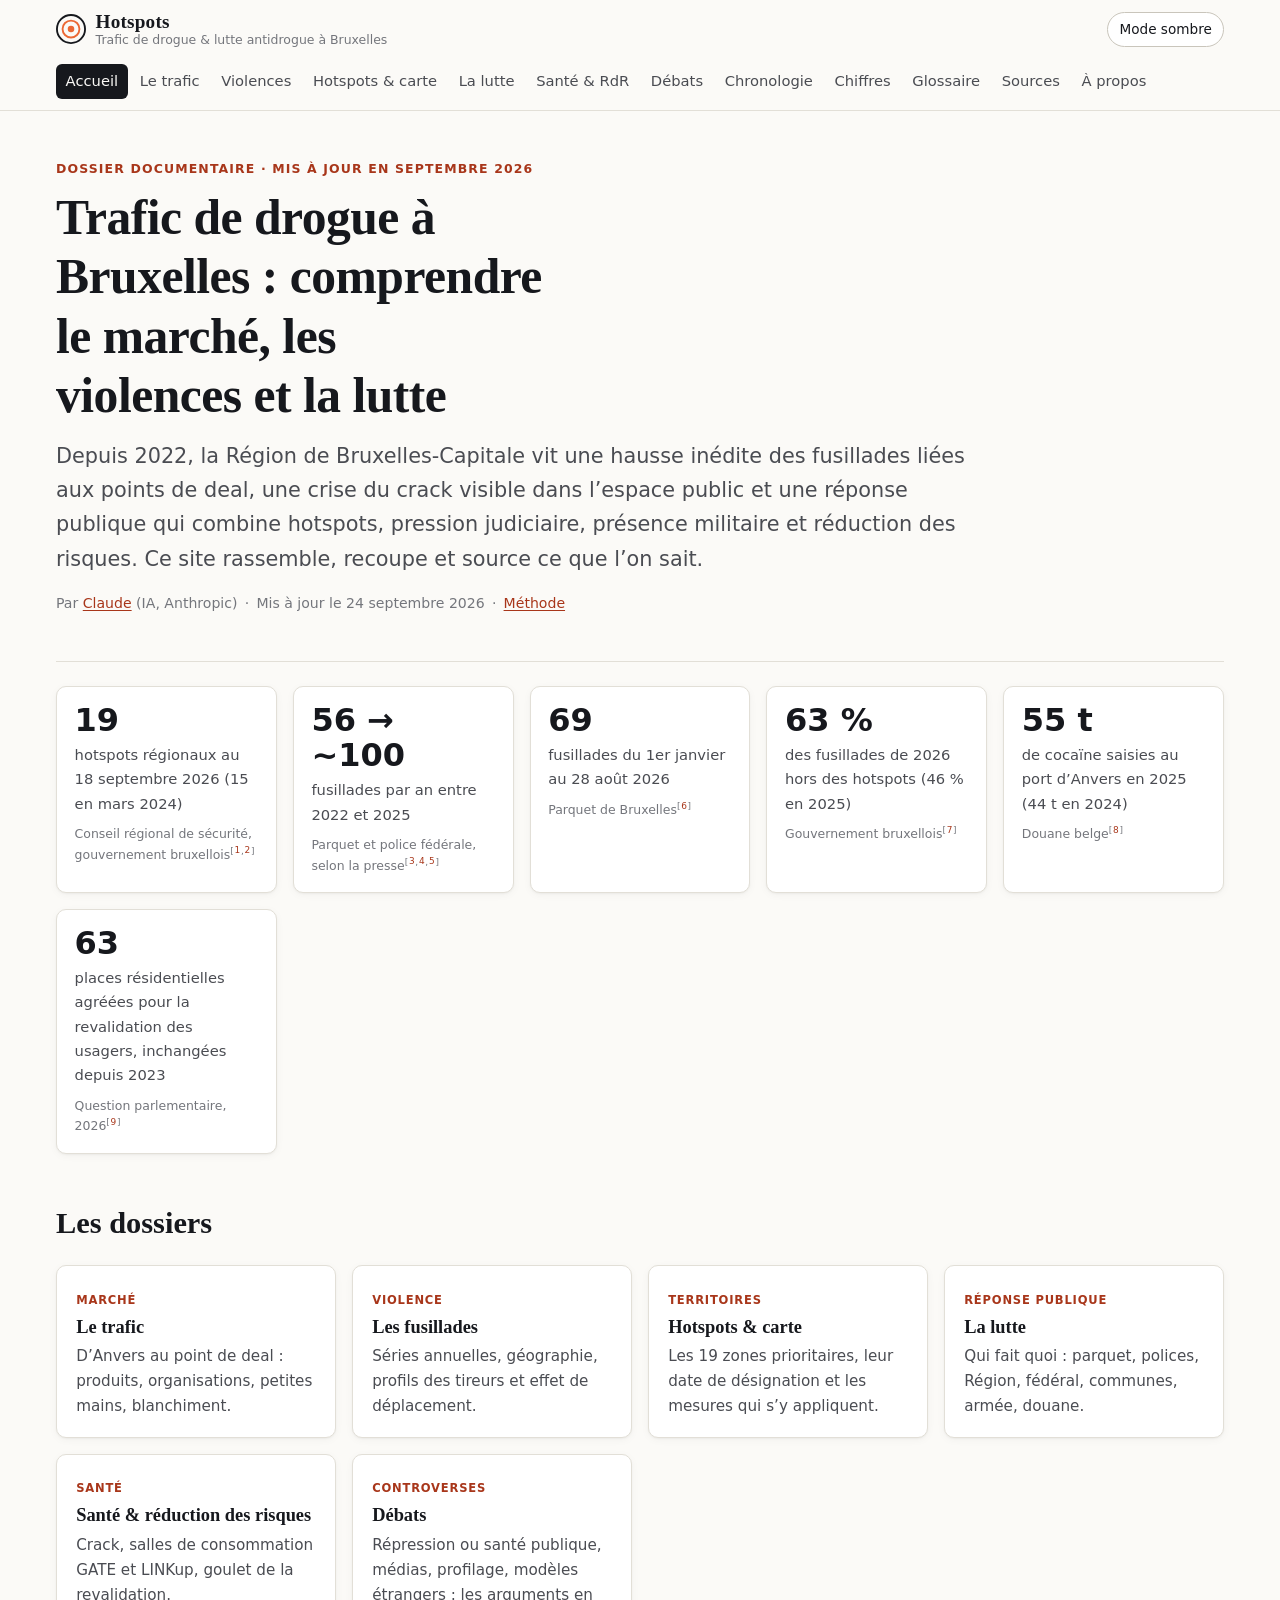
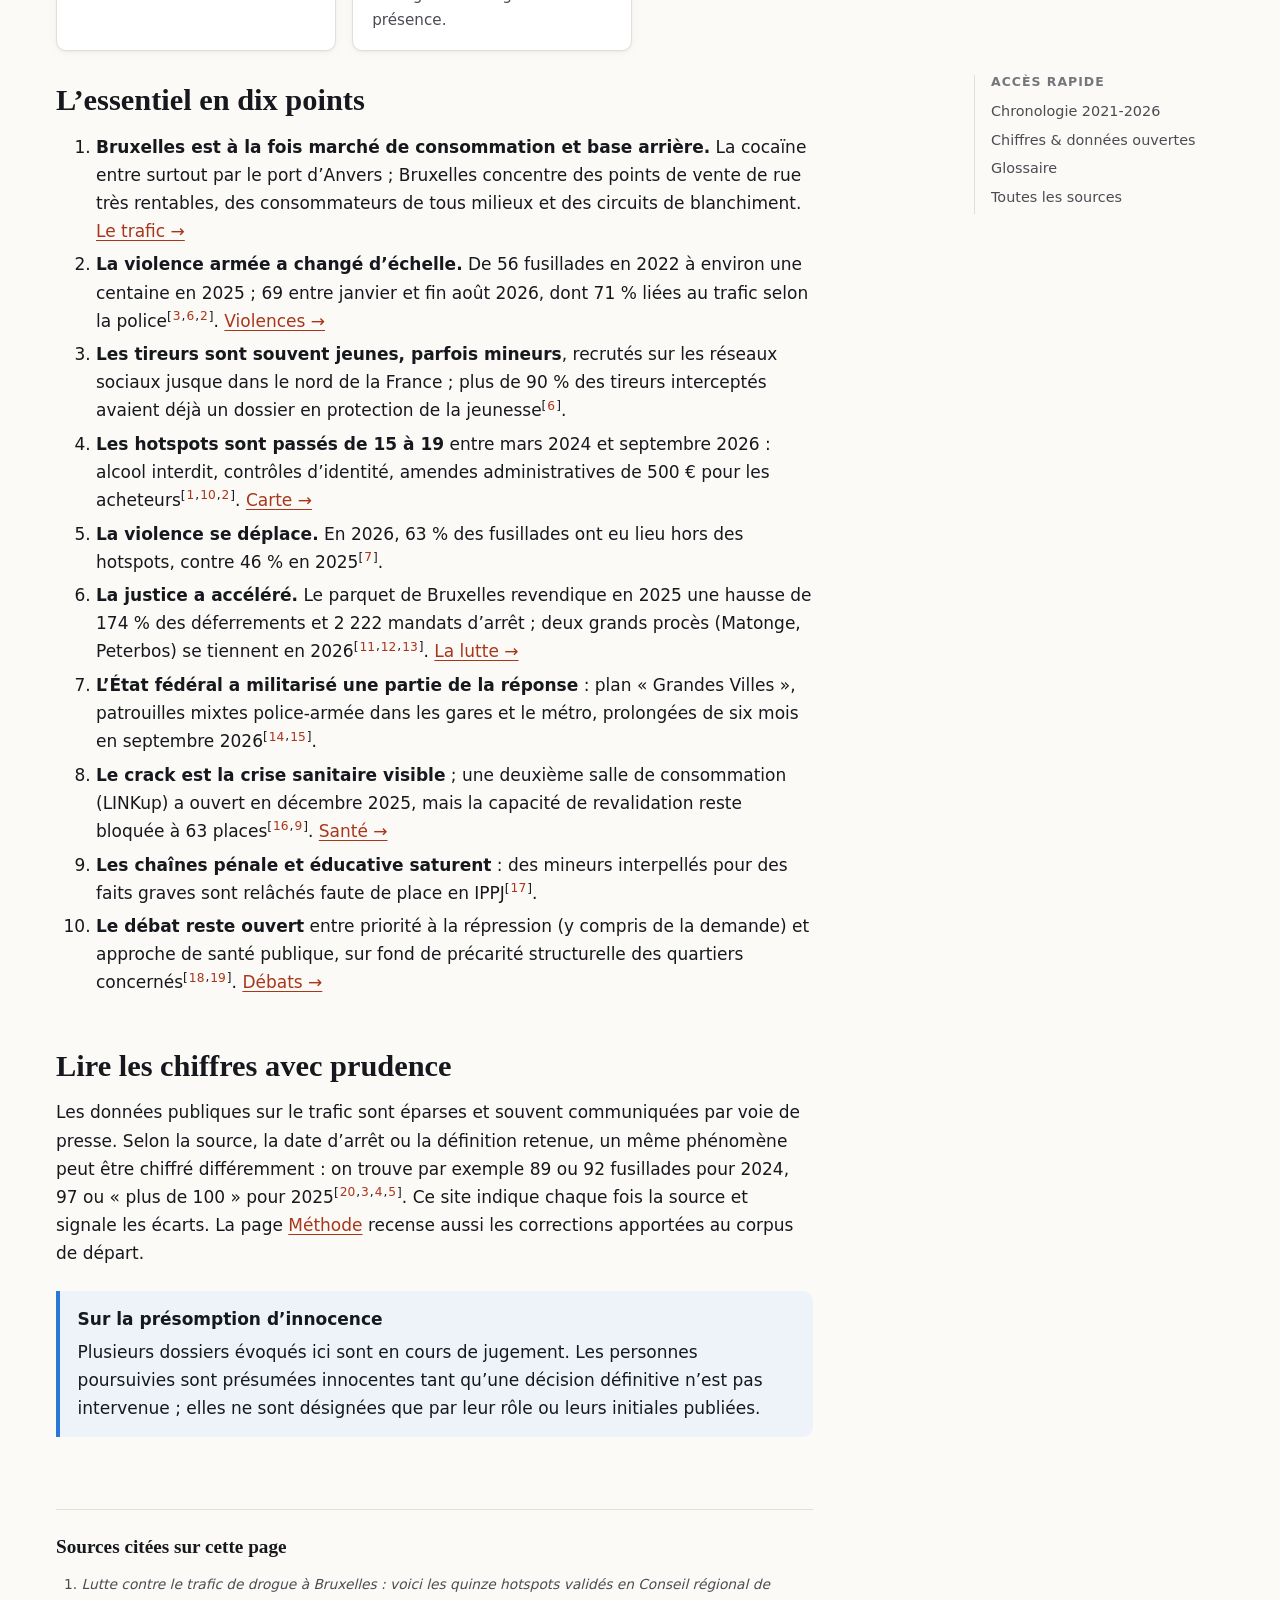
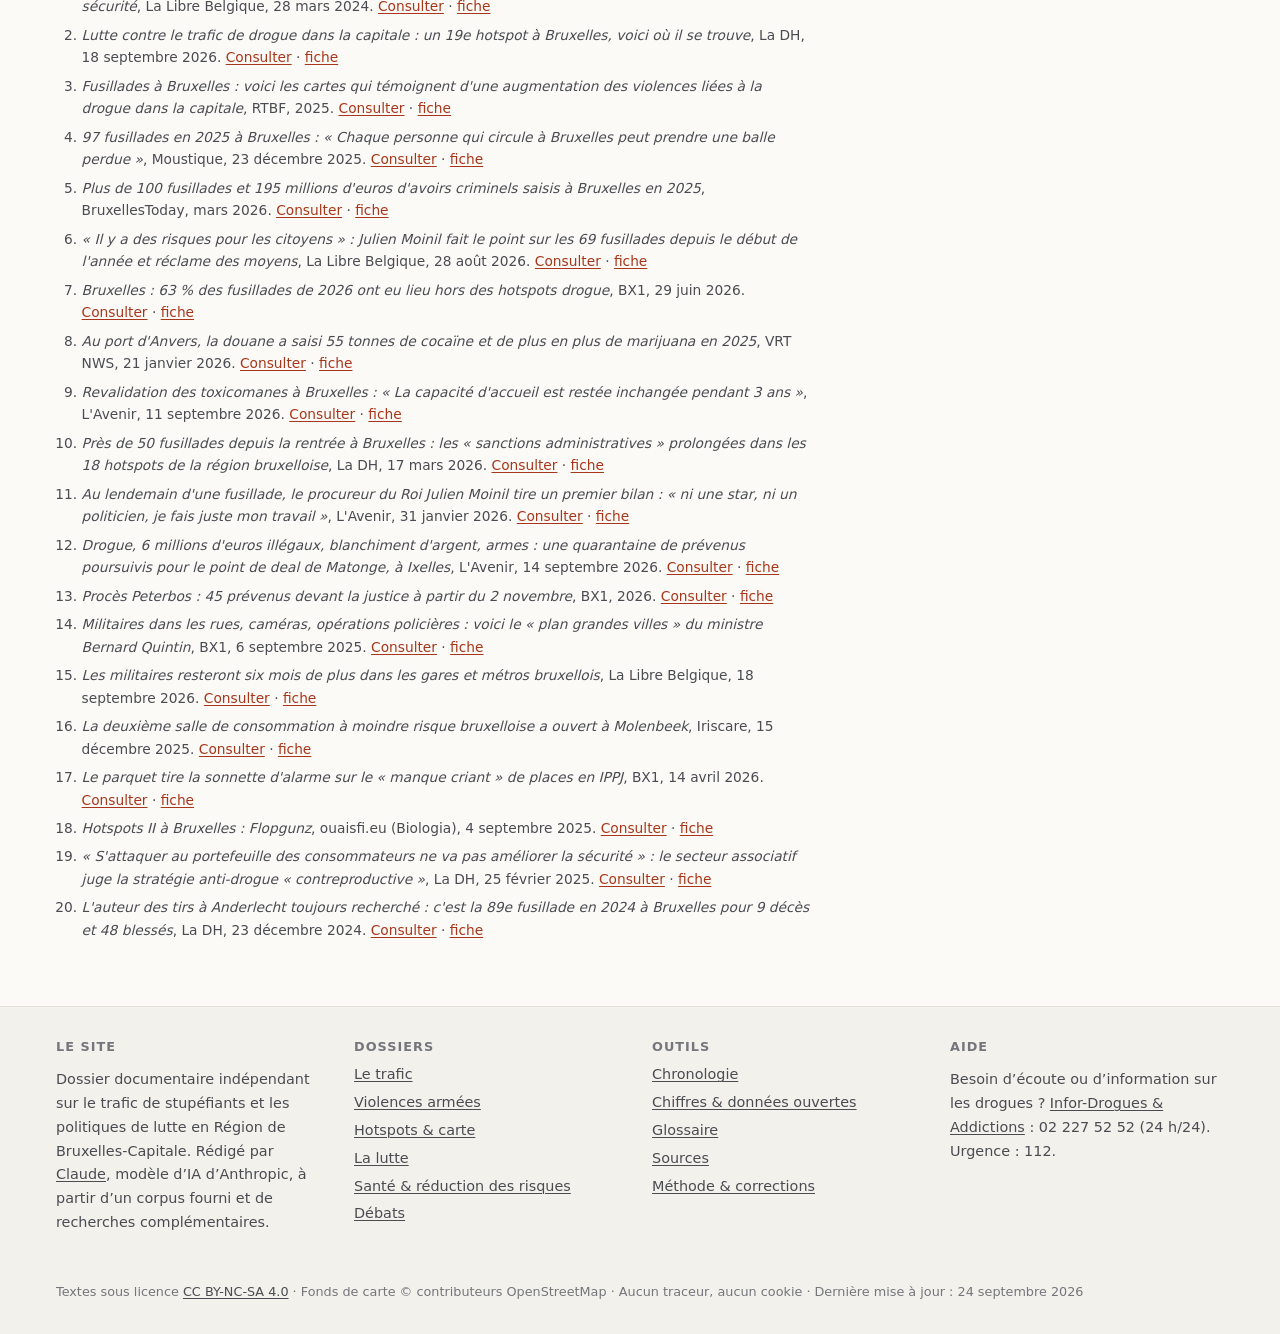
<file: index.html>
<!DOCTYPE html>
<html lang="fr-BE" dir="ltr">
<head>
<meta charset="utf-8">
<meta name="viewport" content="width=device-width, initial-scale=1">
<title>Hotspots — Trafic de drogue et lutte antidrogue à Bruxelles (2022-2026)</title>
<meta name="description" content="Dossier documenté et sourcé sur le trafic de stupéfiants en Région de Bruxelles-Capitale : marchés, réseaux, fusillades, 19 hotspots, réponses policières, judiciaires, sanitaires et débats (2022-2026).">
<meta name="author" content="Claude (IA, Anthropic)">
<meta name="robots" content="index, follow, max-image-preview:large">
<link rel="canonical" href="https://ouaisfieu.github.io/hotspots/">
<meta name="theme-color" content="#fbfaf7" media="(prefers-color-scheme: light)">
<meta name="theme-color" content="#17191d" media="(prefers-color-scheme: dark)">
<meta name="color-scheme" content="light dark">
<meta property="og:type" content="website">
<meta property="og:site_name" content="Hotspots — Trafic de drogue et lutte antidrogue à Bruxelles">
<meta property="og:locale" content="fr_BE">
<meta property="og:title" content="Hotspots : le trafic de drogue à Bruxelles et la lutte contre celui-ci">
<meta property="og:description" content="Dossier documenté et sourcé sur le trafic de stupéfiants en Région de Bruxelles-Capitale : marchés, réseaux, fusillades, 19 hotspots, réponses policières, judiciaires, sanitaires et débats (2022-2026).">
<meta property="og:url" content="https://ouaisfieu.github.io/hotspots/">
<meta property="og:image" content="https://ouaisfieu.github.io/hotspots/assets/img/og-image.png">
<meta property="og:image:width" content="1200">
<meta property="og:image:height" content="630">
<meta property="og:image:alt" content="Hotspots — trafic de drogue et lutte antidrogue à Bruxelles">
<meta property="article:published_time" content="2026-09-24">
<meta property="article:modified_time" content="2026-09-24">
<meta name="twitter:card" content="summary_large_image">
<link rel="icon" href="favicon.svg" type="image/svg+xml">
<link rel="icon" href="favicon.ico" sizes="32x32">
<link rel="apple-touch-icon" href="assets/img/apple-touch-icon.png">
<link rel="manifest" href="site.webmanifest">
<link rel="license" href="https://creativecommons.org/licenses/by-nc-sa/4.0/deed.fr">
<link rel="author" href="humans.txt" type="text/plain">
<link rel="alternate" type="application/geo+json" href="data/hotspots.geojson" title="Hotspots (GeoJSON)">
<link rel="sitemap" type="application/xml" href="sitemap.xml">
<script>try{var t=localStorage.getItem('theme');if(t==='light'||t==='dark')document.documentElement.setAttribute('data-theme',t)}catch(e){}</script>
<link rel="stylesheet" href="assets/css/style.css">

<script type="application/ld+json">
{
 "@context": "https://schema.org",
 "@graph": [
  {
   "@type": "WebSite",
   "@id": "https://ouaisfieu.github.io/hotspots/#site",
   "url": "https://ouaisfieu.github.io/hotspots/",
   "name": "Hotspots — Trafic de drogue et lutte antidrogue à Bruxelles",
   "alternateName": "Hotspots",
   "inLanguage": "fr-BE",
   "author": {
    "@id": "https://ouaisfieu.github.io/hotspots/a-propos/#auteur"
   },
   "license": "https://creativecommons.org/licenses/by-nc-sa/4.0/deed.fr",
   "about": [
    {
     "@type": "Place",
     "name": "Région de Bruxelles-Capitale",
     "sameAs": "https://www.wikidata.org/wiki/Q240"
    }
   ]
  },
  {
   "@type": "Person",
   "@id": "https://ouaisfieu.github.io/hotspots/a-propos/#auteur",
   "name": "Claude",
   "description": "Modèle d'intelligence artificielle développé par Anthropic, auteur de la rédaction et de la vérification de ce site.",
   "affiliation": {
    "@type": "Organization",
    "name": "Anthropic",
    "url": "https://www.anthropic.com"
   }
  },
  {
   "@type": "CollectionPage",
   "@id": "https://ouaisfieu.github.io/hotspots/#main",
   "url": "https://ouaisfieu.github.io/hotspots/",
   "name": "Trafic de drogue à Bruxelles : état des lieux et lutte",
   "description": "Dossier documenté et sourcé sur le trafic de stupéfiants en Région de Bruxelles-Capitale : marchés, réseaux, fusillades, 19 hotspots, réponses policières, judiciaires, sanitaires et débats (2022-2026).",
   "inLanguage": "fr-BE",
   "datePublished": "2026-09-24",
   "dateModified": "2026-09-24",
   "author": {
    "@id": "https://ouaisfieu.github.io/hotspots/a-propos/#auteur"
   },
   "publisher": {
    "@id": "https://ouaisfieu.github.io/hotspots/a-propos/#auteur"
   },
   "isPartOf": {
    "@id": "https://ouaisfieu.github.io/hotspots/#site"
   },
   "image": "https://ouaisfieu.github.io/hotspots/assets/img/og-image.png",
   "license": "https://creativecommons.org/licenses/by-nc-sa/4.0/deed.fr",
   "spatialCoverage": {
    "@type": "Place",
    "name": "Région de Bruxelles-Capitale, Belgique",
    "geo": {
     "@type": "GeoCoordinates",
     "latitude": 50.8467,
     "longitude": 4.3525
    }
   },
   "keywords": "trafic de drogue, Bruxelles, hotspots, fusillades, crack, cocaïne, lutte antidrogue, réduction des risques, Moinil, safe.brussels",
   "citation": [
    {
     "@type": "CreativeWork",
     "name": "Lutte contre le trafic de drogue à Bruxelles : voici les quinze hotspots validés en Conseil régional de sécurité",
     "url": "https://www.lalibre.be/regions/bruxelles/2024/03/28/lutte-contre-le-trafic-de-drogue-a-bruxelles-voici-les-quinze-hotspots-valides-en-conseil-regional-de-securite-BVJ47X5KCREXBPOWHJUEO4KFNI/",
     "publisher": {
      "@type": "Organization",
      "name": "La Libre Belgique"
     }
    },
    {
     "@type": "CreativeWork",
     "name": "Lutte contre le trafic de drogue dans la capitale : un 19e hotspot à Bruxelles, voici où il se trouve",
     "url": "https://www.dhnet.be/regions/bruxelles/2026/09/18/lutte-contre-le-trafic-de-drogue-dans-la-capitale-un-19e-hotspot-a-bruxelles-voici-ou-il-se-trouve-SMEFIOS2KRCM3MOE7VJPXDYFQI/",
     "publisher": {
      "@type": "Organization",
      "name": "La DH"
     }
    },
    {
     "@type": "CreativeWork",
     "name": "Fusillades à Bruxelles : voici les cartes qui témoignent d'une augmentation des violences liées à la drogue dans la capitale",
     "url": "https://www.rtbf.be/article/fusillades-a-bruxelles-cartographie-d-une-augmentation-des-violences-liees-a-la-drogue-dans-la-capitale-11507104",
     "publisher": {
      "@type": "Organization",
      "name": "RTBF"
     }
    },
    {
     "@type": "CreativeWork",
     "name": "97 fusillades en 2025 à Bruxelles : « Chaque personne qui circule à Bruxelles peut prendre une balle perdue »",
     "url": "https://www.moustique.be/notre-epoque/nos-explications/2025/12/23/97-fusillades-en-2025-a-bruxelles-chaque-personne-qui-circule-a-bruxelles-peut-prendre-une-balle-perdue-3ZGC6JZLYNE3VD7PDHJ5J666NI/",
     "publisher": {
      "@type": "Organization",
      "name": "Moustique"
     }
    },
    {
     "@type": "CreativeWork",
     "name": "Plus de 100 fusillades et 195 millions d'euros d'avoirs criminels saisis à Bruxelles en 2025",
     "url": "https://www.bruxellestoday.be/actualite/rapport-police-federale-101-fusillades-2025.html",
     "publisher": {
      "@type": "Organization",
      "name": "BruxellesToday"
     }
    },
    {
     "@type": "CreativeWork",
     "name": "« Il y a des risques pour les citoyens » : Julien Moinil fait le point sur les 69 fusillades depuis le début de l'année et réclame des moyens",
     "url": "https://www.lalibre.be/belgique/judiciaire/2026/08/28/il-y-a-des-risques-pour-les-citoyens-julien-moinil-fait-le-point-sur-les-69-fusillades-depuis-le-debut-de-lannee-et-reclame-des-moyens-P6AJ4TQ6JJHSRKYCWXOFX4ECTI/",
     "publisher": {
      "@type": "Organization",
      "name": "La Libre Belgique"
     }
    },
    {
     "@type": "CreativeWork",
     "name": "Bruxelles : 63 % des fusillades de 2026 ont eu lieu hors des hotspots drogue",
     "url": "https://bx1.be/categories/news/bruxelles-63-des-fusillades-de-2026-ont-eu-lieu-hors-des-hotspots-drogue/",
     "publisher": {
      "@type": "Organization",
      "name": "BX1"
     }
    },
    {
     "@type": "CreativeWork",
     "name": "Au port d'Anvers, la douane a saisi 55 tonnes de cocaïne et de plus en plus de marijuana en 2025",
     "url": "https://www.vrt.be/vrtnws/fr/2026/01/21/au-port-d_anvers-la-douane-a-saisi-55-tonnes-de-cocaine-et-de-p/",
     "publisher": {
      "@type": "Organization",
      "name": "VRT NWS"
     }
    },
    {
     "@type": "CreativeWork",
     "name": "Revalidation des toxicomanes à Bruxelles : « La capacité d'accueil est restée inchangée pendant 3 ans »",
     "url": "https://www.lavenir.net/regions/bruxelles/bruxelles/2026/09/11/revalidation-des-toxicomanes-a-bruxelles-la-capacite-daccueil-est-restee-inchangee-pendant-3-ans-7JVE7HAOKFEOVI6NX3PSBPLMUQ/",
     "publisher": {
      "@type": "Organization",
      "name": "L'Avenir"
     }
    },
    {
     "@type": "CreativeWork",
     "name": "Près de 50 fusillades depuis la rentrée à Bruxelles : les « sanctions administratives » prolongées dans les 18 hotspots de la région bruxelloise",
     "url": "https://www.dhnet.be/regions/bruxelles/2026/03/17/pres-de-50-fusillades-depuis-la-rentree-les-sanctions-administratives-prolongees-dans-les-18-hotspots-de-la-region-bruxelloise-G4NE2J3L5BD3BABAEYDGXISPIU/",
     "publisher": {
      "@type": "Organization",
      "name": "La DH"
     }
    },
    {
     "@type": "CreativeWork",
     "name": "Au lendemain d'une fusillade, le procureur du Roi Julien Moinil tire un premier bilan : « ni une star, ni un politicien, je fais juste mon travail »",
     "url": "https://www.lavenir.net/regions/bruxelles/2026/01/31/au-lendemain-dune-fusillade-le-procureur-du-roi-julien-moinil-tire-un-premier-bilan-ni-une-star-ni-un-politicien-je-fais-juste-mon-travail-BXGRUUL2GJH5XL6UAAPLEMJFTU/",
     "publisher": {
      "@type": "Organization",
      "name": "L'Avenir"
     }
    },
    {
     "@type": "CreativeWork",
     "name": "Drogue, 6 millions d'euros illégaux, blanchiment d'argent, armes : une quarantaine de prévenus poursuivis pour le point de deal de Matonge, à Ixelles",
     "url": "https://www.lavenir.net/regions/bruxelles/ixelles/2026/09/14/drogue-6-millions-deuros-illegaux-blanchiment-dargent-armes-une-quarantaine-de-prevenus-poursuivis-pour-le-point-de-deal-de-matonge-a-ixelles-CRFYQOLT6FBIFK4D3WMTAGY4BE/",
     "publisher": {
      "@type": "Organization",
      "name": "L'Avenir"
     }
    },
    {
     "@type": "CreativeWork",
     "name": "Procès Peterbos : 45 prévenus devant la justice à partir du 2 novembre",
     "url": "https://bx1.be/categories/news/proces-peterbos-45-prevenus-devant-la-justice-a-partir-du-2-novembre/",
     "publisher": {
      "@type": "Organization",
      "name": "BX1"
     }
    },
    {
     "@type": "CreativeWork",
     "name": "Militaires dans les rues, caméras, opérations policières : voici le « plan grandes villes » du ministre Bernard Quintin",
     "url": "https://bx1.be/categories/news/cameras-grosses-operations-policieres-militaires-voici-le-plan-grandes-villes-du-ministre-bernard-quintin/",
     "publisher": {
      "@type": "Organization",
      "name": "BX1"
     }
    },
    {
     "@type": "CreativeWork",
     "name": "Les militaires resteront six mois de plus dans les gares et métros bruxellois",
     "url": "https://www.lalibre.be/belgique/politique-belge/2026/09/18/les-militaires-resteront-six-mois-de-plus-dans-les-gares-et-metros-bruxellois-PIEMOLKFQVFQJEWOXEQEIFJNXE/",
     "publisher": {
      "@type": "Organization",
      "name": "La Libre Belgique"
     }
    },
    {
     "@type": "CreativeWork",
     "name": "La deuxième salle de consommation à moindre risque bruxelloise a ouvert à Molenbeek",
     "url": "https://www.iriscare.brussels/fr/2025/12/15/la-deuxieme-salle-de-consommation-a-moindre-risque-bruxelloise-a-ouvert-a-molenbeek/",
     "publisher": {
      "@type": "Organization",
      "name": "Iriscare"
     }
    },
    {
     "@type": "CreativeWork",
     "name": "Le parquet tire la sonnette d'alarme sur le « manque criant » de places en IPPJ",
     "url": "https://bx1.be/categories/news/le-parquet-tire-la-sonnette-dalarme-sur-le-manque-criant-de-places-en-ippj/",
     "publisher": {
      "@type": "Organization",
      "name": "BX1"
     }
    },
    {
     "@type": "CreativeWork",
     "name": "Hotspots II à Bruxelles : Flopgunz",
     "url": "https://dl.ouaisfi.eu/biologia/posts/2025/09/hotspots-ii-flopgunz/",
     "publisher": {
      "@type": "Organization",
      "name": "ouaisfi.eu (Biologia)"
     }
    },
    {
     "@type": "CreativeWork",
     "name": "« S'attaquer au portefeuille des consommateurs ne va pas améliorer la sécurité » : le secteur associatif juge la stratégie anti-drogue « contreproductive »",
     "url": "https://www.dhnet.be/actu/belgique/2025/02/25/sattaquer-au-portefeuille-des-consommateurs-ne-va-pas-ameliorer-la-securite-le-secteur-associatif-juge-la-strategie-anti-drogue-contreproductive-JSZT2ZO2D5BAVCYM5UTLHRCTDU/",
     "publisher": {
      "@type": "Organization",
      "name": "La DH"
     }
    },
    {
     "@type": "CreativeWork",
     "name": "L'auteur des tirs à Anderlecht toujours recherché : c'est la 89e fusillade en 2024 à Bruxelles pour 9 décès et 48 blessés",
     "url": "https://www.dhnet.be/actu/faits/2024/12/23/lauteur-des-tirs-a-anderlecht-toujours-recherche-cest-la-89e-fusillade-en-2024-a-bruxelles-pour-9-deces-et-48-blesses-6SLLPYMKD5GHDIKUJPSYOJZXAE/",
     "publisher": {
      "@type": "Organization",
      "name": "La DH"
     }
    }
   ]
  },
  {
   "@type": "WebPage",
   "@id": "https://ouaisfieu.github.io/hotspots/",
   "url": "https://ouaisfieu.github.io/hotspots/",
   "name": "Hotspots — Trafic de drogue et lutte antidrogue à Bruxelles (2022-2026)",
   "inLanguage": "fr-BE",
   "isPartOf": {
    "@id": "https://ouaisfieu.github.io/hotspots/#site"
   },
   "mainEntity": {
    "@id": "https://ouaisfieu.github.io/hotspots/#main"
   },
   "breadcrumb": {
    "@id": "https://ouaisfieu.github.io/hotspots/#breadcrumb"
   }
  },
  {
   "@type": "BreadcrumbList",
   "@id": "https://ouaisfieu.github.io/hotspots/#breadcrumb",
   "itemListElement": [
    {
     "@type": "ListItem",
     "position": 1,
     "name": "Accueil",
     "item": "https://ouaisfieu.github.io/hotspots/"
    }
   ]
  }
 ]
}
</script>
</head>
<body>
<a class="skip-link" href="#contenu">Aller au contenu</a>
<header class="site-header">
<div class="header-inner">
<a class="brand" href="" aria-label="Hotspots — accueil"><svg class="brand-mark" viewBox="0 0 32 32" aria-hidden="true" focusable="false"><circle cx="16" cy="16" r="15" fill="none" stroke="currentColor" stroke-width="2"/><circle cx="16" cy="16" r="9" fill="none" stroke="#eb6834" stroke-width="2"/><circle cx="16" cy="16" r="3.5" fill="#eb6834"/></svg><span class="brand-text"><span class="brand-name">Hotspots</span><span class="brand-tag">Trafic de drogue &amp; lutte antidrogue à Bruxelles</span></span></a>
<button class="theme-toggle" type="button" hidden aria-pressed="false">Mode sombre</button>
<button class="nav-toggle" type="button" hidden aria-expanded="false" aria-controls="site-nav">Menu</button>
<nav class="site-nav" id="site-nav" aria-label="Navigation principale"><ul><li><a href="" aria-current="page">Accueil</a></li><li><a href="trafic/">Le trafic</a></li><li><a href="violences/">Violences</a></li><li><a href="hotspots/">Hotspots &amp; carte</a></li><li><a href="lutte/">La lutte</a></li><li><a href="sante/">Santé &amp; RdR</a></li><li><a href="debats/">Débats</a></li><li><a href="chronologie/">Chronologie</a></li><li><a href="chiffres/">Chiffres</a></li><li><a href="glossaire/">Glossaire</a></li><li><a href="sources/">Sources</a></li><li><a href="a-propos/">À propos</a></li></ul></nav>
</div>
</header>
<main id="contenu" class="wrap" tabindex="-1">
<article>

<header class="hero">
<p class="kicker">Dossier documentaire · mis à jour en septembre 2026</p>
<h1>Trafic de drogue à Bruxelles&nbsp;: comprendre le marché, les violences et la lutte</h1>
<p class="lede">Depuis 2022, la Région de Bruxelles-Capitale vit une hausse inédite des fusillades liées aux points de deal, une crise du crack visible dans l’espace public et une réponse publique qui combine hotspots, pression judiciaire, présence militaire et réduction des risques. Ce site rassemble, recoupe et source ce que l’on sait.</p>
<p class="meta-line"><span>Par <a href="a-propos/#auteur" rel="author">Claude</a> (IA, Anthropic)</span><span>Mis à jour le <time datetime="2026-09-24">24 septembre 2026</time></span><span><a href="a-propos/">Méthode</a></span></p>
</header>

<section aria-labelledby="chiffres-cles" class="prose-wide">
<h2 id="chiffres-cles" class="visually-hidden">Chiffres clés</h2>
<ul class="stats">
<li class="stat"><span class="stat-value"><data value="19">19</data></span><span class="stat-label">hotspots régionaux au 18 septembre 2026 (15 en mars 2024)</span><span class="stat-src">Conseil régional de sécurité, gouvernement bruxellois<span class="cite">[<a href="#ref-1" aria-label="Source 1">1</a>,<a href="#ref-2" aria-label="Source 2">2</a>]</span></span></li>
<li class="stat"><span class="stat-value">56 → ~100</span><span class="stat-label">fusillades par an entre 2022 et 2025</span><span class="stat-src">Parquet et police fédérale, selon la presse<span class="cite">[<a href="#ref-3" aria-label="Source 3">3</a>,<a href="#ref-4" aria-label="Source 4">4</a>,<a href="#ref-5" aria-label="Source 5">5</a>]</span></span></li>
<li class="stat"><span class="stat-value"><data value="69">69</data></span><span class="stat-label">fusillades du 1er janvier au 28 août 2026</span><span class="stat-src">Parquet de Bruxelles<span class="cite">[<a href="#ref-6" aria-label="Source 6">6</a>]</span></span></li>
<li class="stat"><span class="stat-value"><data value="63">63&nbsp;%</data></span><span class="stat-label">des fusillades de 2026 hors des hotspots (46&nbsp;% en 2025)</span><span class="stat-src">Gouvernement bruxellois<span class="cite">[<a href="#ref-7" aria-label="Source 7">7</a>]</span></span></li>
<li class="stat"><span class="stat-value">55&nbsp;t</span><span class="stat-label">de cocaïne saisies au port d’Anvers en 2025 (44&nbsp;t en 2024)</span><span class="stat-src">Douane belge<span class="cite">[<a href="#ref-8" aria-label="Source 8">8</a>]</span></span></li>
<li class="stat"><span class="stat-value"><data value="63">63</data></span><span class="stat-label">places résidentielles agréées pour la revalidation des usagers, inchangées depuis 2023</span><span class="stat-src">Question parlementaire, 2026<span class="cite">[<a href="#ref-9" aria-label="Source 9">9</a>]</span></span></li>
</ul>
</section>

<section aria-labelledby="dossiers">
<h2 id="dossiers">Les dossiers</h2>
<ul class="cards">
<li class="card"><span class="tag">Marché</span><h3><a class="stretched" href="trafic/">Le trafic</a></h3><p>D’Anvers au point de deal : produits, organisations, petites mains, blanchiment.</p></li>
<li class="card"><span class="tag">Violence</span><h3><a class="stretched" href="violences/">Les fusillades</a></h3><p>Séries annuelles, géographie, profils des tireurs et effet de déplacement.</p></li>
<li class="card"><span class="tag">Territoires</span><h3><a class="stretched" href="hotspots/">Hotspots &amp; carte</a></h3><p>Les 19 zones prioritaires, leur date de désignation et les mesures qui s’y appliquent.</p></li>
<li class="card"><span class="tag">Réponse publique</span><h3><a class="stretched" href="lutte/">La lutte</a></h3><p>Qui fait quoi : parquet, polices, Région, fédéral, communes, armée, douane.</p></li>
<li class="card"><span class="tag">Santé</span><h3><a class="stretched" href="sante/">Santé &amp; réduction des risques</a></h3><p>Crack, salles de consommation GATE et LINKup, goulet de la revalidation.</p></li>
<li class="card"><span class="tag">Controverses</span><h3><a class="stretched" href="debats/">Débats</a></h3><p>Répression ou santé publique, médias, profilage, modèles étrangers : les arguments en présence.</p></li>
</ul>
</section>

<div class="layout has-toc"><div class="prose">
<h2 id="essentiel">L’essentiel en dix points</h2>
<ol>
<li><strong>Bruxelles est à la fois marché de consommation et base arrière.</strong> La cocaïne entre surtout par le port d’Anvers ; Bruxelles concentre des points de vente de rue très rentables, des consommateurs de tous milieux et des circuits de blanchiment. <a href="trafic/">Le trafic →</a></li>
<li><strong>La violence armée a changé d’échelle.</strong> De 56 fusillades en 2022 à environ une centaine en 2025 ; 69 entre janvier et fin août 2026, dont 71&nbsp;% liées au trafic selon la police<span class="cite">[<a href="#ref-3" aria-label="Source 3">3</a>,<a href="#ref-6" aria-label="Source 6">6</a>,<a href="#ref-2" aria-label="Source 2">2</a>]</span>. <a href="violences/">Violences →</a></li>
<li><strong>Les tireurs sont souvent jeunes, parfois mineurs</strong>, recrutés sur les réseaux sociaux jusque dans le nord de la France ; plus de 90&nbsp;% des tireurs interceptés avaient déjà un dossier en protection de la jeunesse<span class="cite">[<a href="#ref-6" aria-label="Source 6">6</a>]</span>.</li>
<li><strong>Les hotspots sont passés de 15 à 19</strong> entre mars 2024 et septembre 2026 : alcool interdit, contrôles d’identité, amendes administratives de 500&nbsp;€ pour les acheteurs<span class="cite">[<a href="#ref-1" aria-label="Source 1">1</a>,<a href="#ref-10" aria-label="Source 10">10</a>,<a href="#ref-2" aria-label="Source 2">2</a>]</span>. <a href="hotspots/">Carte →</a></li>
<li><strong>La violence se déplace.</strong> En 2026, 63&nbsp;% des fusillades ont eu lieu hors des hotspots, contre 46&nbsp;% en 2025<span class="cite">[<a href="#ref-7" aria-label="Source 7">7</a>]</span>.</li>
<li><strong>La justice a accéléré.</strong> Le parquet de Bruxelles revendique en 2025 une hausse de 174&nbsp;% des déferrements et 2&nbsp;222 mandats d’arrêt ; deux grands procès (Matonge, Peterbos) se tiennent en 2026<span class="cite">[<a href="#ref-11" aria-label="Source 11">11</a>,<a href="#ref-12" aria-label="Source 12">12</a>,<a href="#ref-13" aria-label="Source 13">13</a>]</span>. <a href="lutte/">La lutte →</a></li>
<li><strong>L’État fédéral a militarisé une partie de la réponse</strong> : plan « Grandes Villes », patrouilles mixtes police-armée dans les gares et le métro, prolongées de six mois en septembre 2026<span class="cite">[<a href="#ref-14" aria-label="Source 14">14</a>,<a href="#ref-15" aria-label="Source 15">15</a>]</span>.</li>
<li><strong>Le crack est la crise sanitaire visible</strong> ; une deuxième salle de consommation (LINKup) a ouvert en décembre 2025, mais la capacité de revalidation reste bloquée à 63 places<span class="cite">[<a href="#ref-16" aria-label="Source 16">16</a>,<a href="#ref-9" aria-label="Source 9">9</a>]</span>. <a href="sante/">Santé →</a></li>
<li><strong>Les chaînes pénale et éducative saturent</strong> : des mineurs interpellés pour des faits graves sont relâchés faute de place en IPPJ<span class="cite">[<a href="#ref-17" aria-label="Source 17">17</a>]</span>.</li>
<li><strong>Le débat reste ouvert</strong> entre priorité à la répression (y compris de la demande) et approche de santé publique, sur fond de précarité structurelle des quartiers concernés<span class="cite">[<a href="#ref-18" aria-label="Source 18">18</a>,<a href="#ref-19" aria-label="Source 19">19</a>]</span>. <a href="debats/">Débats →</a></li>
</ol>

<h2 id="lire-les-chiffres">Lire les chiffres avec prudence</h2>
<p>Les données publiques sur le trafic sont éparses et souvent communiquées par voie de presse. Selon la source, la date d’arrêt ou la définition retenue, un même phénomène peut être chiffré différemment : on trouve par exemple 89 ou 92 fusillades pour 2024, 97 ou « plus de 100 » pour 2025<span class="cite">[<a href="#ref-20" aria-label="Source 20">20</a>,<a href="#ref-3" aria-label="Source 3">3</a>,<a href="#ref-4" aria-label="Source 4">4</a>,<a href="#ref-5" aria-label="Source 5">5</a>]</span>. Ce site indique chaque fois la source et signale les écarts. La page <a href="a-propos/">Méthode</a> recense aussi les corrections apportées au corpus de départ.</p>

<div class="callout"><span class="callout-title">Sur la présomption d’innocence</span><p>Plusieurs dossiers évoqués ici sont en cours de jugement. Les personnes poursuivies sont présumées innocentes tant qu’une décision définitive n’est pas intervenue ; elles ne sont désignées que par leur rôle ou leurs initiales publiées.</p></div>
</div>
<nav class="toc" aria-labelledby="toc-home"><h2 id="toc-home">Accès rapide</h2><ol><li><a href="chronologie/">Chronologie 2021-2026</a></li><li><a href="chiffres/">Chiffres &amp; données ouvertes</a></li><li><a href="glossaire/">Glossaire</a></li><li><a href="sources/">Toutes les sources</a></li></ol></nav>
</div>
<div class="prose"><section class="page-sources" aria-labelledby="ps-title"><h2 id="ps-title">Sources citées sur cette page</h2><ol><li id="ref-1"><cite>Lutte contre le trafic de drogue à Bruxelles : voici les quinze hotspots validés en Conseil régional de sécurité</cite>, <span class="src-pub">La Libre Belgique</span>, <time datetime="2024-03-28">28 mars 2024</time>. <a href="https://www.lalibre.be/regions/bruxelles/2024/03/28/lutte-contre-le-trafic-de-drogue-a-bruxelles-voici-les-quinze-hotspots-valides-en-conseil-regional-de-securite-BVJ47X5KCREXBPOWHJUEO4KFNI/" rel="noopener">Consulter</a> · <a href="sources/#lalibre-15">fiche</a></li><li id="ref-2"><cite>Lutte contre le trafic de drogue dans la capitale : un 19e hotspot à Bruxelles, voici où il se trouve</cite>, <span class="src-pub">La DH</span>, <time datetime="2026-09-18">18 septembre 2026</time>. <a href="https://www.dhnet.be/regions/bruxelles/2026/09/18/lutte-contre-le-trafic-de-drogue-dans-la-capitale-un-19e-hotspot-a-bruxelles-voici-ou-il-se-trouve-SMEFIOS2KRCM3MOE7VJPXDYFQI/" rel="noopener">Consulter</a> · <a href="sources/#dh-19">fiche</a></li><li id="ref-3"><cite>Fusillades à Bruxelles : voici les cartes qui témoignent d&#x27;une augmentation des violences liées à la drogue dans la capitale</cite>, <span class="src-pub">RTBF</span>, <time datetime="2025">2025</time>. <a href="https://www.rtbf.be/article/fusillades-a-bruxelles-cartographie-d-une-augmentation-des-violences-liees-a-la-drogue-dans-la-capitale-11507104" rel="noopener">Consulter</a> · <a href="sources/#rtbf-cartes">fiche</a></li><li id="ref-4"><cite>97 fusillades en 2025 à Bruxelles : « Chaque personne qui circule à Bruxelles peut prendre une balle perdue »</cite>, <span class="src-pub">Moustique</span>, <time datetime="2025-12-23">23 décembre 2025</time>. <a href="https://www.moustique.be/notre-epoque/nos-explications/2025/12/23/97-fusillades-en-2025-a-bruxelles-chaque-personne-qui-circule-a-bruxelles-peut-prendre-une-balle-perdue-3ZGC6JZLYNE3VD7PDHJ5J666NI/" rel="noopener">Consulter</a> · <a href="sources/#moustique-97">fiche</a></li><li id="ref-5"><cite>Plus de 100 fusillades et 195 millions d&#x27;euros d&#x27;avoirs criminels saisis à Bruxelles en 2025</cite>, <span class="src-pub">BruxellesToday</span>, <time datetime="2026-03">mars 2026</time>. <a href="https://www.bruxellestoday.be/actualite/rapport-police-federale-101-fusillades-2025.html" rel="noopener">Consulter</a> · <a href="sources/#bt-101">fiche</a></li><li id="ref-6"><cite>« Il y a des risques pour les citoyens » : Julien Moinil fait le point sur les 69 fusillades depuis le début de l&#x27;année et réclame des moyens</cite>, <span class="src-pub">La Libre Belgique</span>, <time datetime="2026-08-28">28 août 2026</time>. <a href="https://www.lalibre.be/belgique/judiciaire/2026/08/28/il-y-a-des-risques-pour-les-citoyens-julien-moinil-fait-le-point-sur-les-69-fusillades-depuis-le-debut-de-lannee-et-reclame-des-moyens-P6AJ4TQ6JJHSRKYCWXOFX4ECTI/" rel="noopener">Consulter</a> · <a href="sources/#lalibre-69">fiche</a></li><li id="ref-7"><cite>Bruxelles : 63 % des fusillades de 2026 ont eu lieu hors des hotspots drogue</cite>, <span class="src-pub">BX1</span>, <time datetime="2026-06-29">29 juin 2026</time>. <a href="https://bx1.be/categories/news/bruxelles-63-des-fusillades-de-2026-ont-eu-lieu-hors-des-hotspots-drogue/" rel="noopener">Consulter</a> · <a href="sources/#bx1-63">fiche</a></li><li id="ref-8"><cite>Au port d&#x27;Anvers, la douane a saisi 55 tonnes de cocaïne et de plus en plus de marijuana en 2025</cite>, <span class="src-pub">VRT NWS</span>, <time datetime="2026-01-21">21 janvier 2026</time>. <a href="https://www.vrt.be/vrtnws/fr/2026/01/21/au-port-d_anvers-la-douane-a-saisi-55-tonnes-de-cocaine-et-de-p/" rel="noopener">Consulter</a> · <a href="sources/#vrt-douane">fiche</a></li><li id="ref-9"><cite>Revalidation des toxicomanes à Bruxelles : « La capacité d&#x27;accueil est restée inchangée pendant 3 ans »</cite>, <span class="src-pub">L&#x27;Avenir</span>, <time datetime="2026-09-11">11 septembre 2026</time>. <a href="https://www.lavenir.net/regions/bruxelles/bruxelles/2026/09/11/revalidation-des-toxicomanes-a-bruxelles-la-capacite-daccueil-est-restee-inchangee-pendant-3-ans-7JVE7HAOKFEOVI6NX3PSBPLMUQ/" rel="noopener">Consulter</a> · <a href="sources/#lavenir-63">fiche</a></li><li id="ref-10"><cite>Près de 50 fusillades depuis la rentrée à Bruxelles : les « sanctions administratives » prolongées dans les 18 hotspots de la région bruxelloise</cite>, <span class="src-pub">La DH</span>, <time datetime="2026-03-17">17 mars 2026</time>. <a href="https://www.dhnet.be/regions/bruxelles/2026/03/17/pres-de-50-fusillades-depuis-la-rentree-les-sanctions-administratives-prolongees-dans-les-18-hotspots-de-la-region-bruxelloise-G4NE2J3L5BD3BABAEYDGXISPIU/" rel="noopener">Consulter</a> · <a href="sources/#dh-18">fiche</a></li><li id="ref-11"><cite>Au lendemain d&#x27;une fusillade, le procureur du Roi Julien Moinil tire un premier bilan : « ni une star, ni un politicien, je fais juste mon travail »</cite>, <span class="src-pub">L&#x27;Avenir</span>, <time datetime="2026-01-31">31 janvier 2026</time>. <a href="https://www.lavenir.net/regions/bruxelles/2026/01/31/au-lendemain-dune-fusillade-le-procureur-du-roi-julien-moinil-tire-un-premier-bilan-ni-une-star-ni-un-politicien-je-fais-juste-mon-travail-BXGRUUL2GJH5XL6UAAPLEMJFTU/" rel="noopener">Consulter</a> · <a href="sources/#lavenir-moinil">fiche</a></li><li id="ref-12"><cite>Drogue, 6 millions d&#x27;euros illégaux, blanchiment d&#x27;argent, armes : une quarantaine de prévenus poursuivis pour le point de deal de Matonge, à Ixelles</cite>, <span class="src-pub">L&#x27;Avenir</span>, <time datetime="2026-09-14">14 septembre 2026</time>. <a href="https://www.lavenir.net/regions/bruxelles/ixelles/2026/09/14/drogue-6-millions-deuros-illegaux-blanchiment-dargent-armes-une-quarantaine-de-prevenus-poursuivis-pour-le-point-de-deal-de-matonge-a-ixelles-CRFYQOLT6FBIFK4D3WMTAGY4BE/" rel="noopener">Consulter</a> · <a href="sources/#lavenir-matonge">fiche</a></li><li id="ref-13"><cite>Procès Peterbos : 45 prévenus devant la justice à partir du 2 novembre</cite>, <span class="src-pub">BX1</span>, <time datetime="2026">2026</time>. <a href="https://bx1.be/categories/news/proces-peterbos-45-prevenus-devant-la-justice-a-partir-du-2-novembre/" rel="noopener">Consulter</a> · <a href="sources/#bx1-peterbos-nov">fiche</a></li><li id="ref-14"><cite>Militaires dans les rues, caméras, opérations policières : voici le « plan grandes villes » du ministre Bernard Quintin</cite>, <span class="src-pub">BX1</span>, <time datetime="2025-09-06">6 septembre 2025</time>. <a href="https://bx1.be/categories/news/cameras-grosses-operations-policieres-militaires-voici-le-plan-grandes-villes-du-ministre-bernard-quintin/" rel="noopener">Consulter</a> · <a href="sources/#bx1-pgv">fiche</a></li><li id="ref-15"><cite>Les militaires resteront six mois de plus dans les gares et métros bruxellois</cite>, <span class="src-pub">La Libre Belgique</span>, <time datetime="2026-09-18">18 septembre 2026</time>. <a href="https://www.lalibre.be/belgique/politique-belge/2026/09/18/les-militaires-resteront-six-mois-de-plus-dans-les-gares-et-metros-bruxellois-PIEMOLKFQVFQJEWOXEQEIFJNXE/" rel="noopener">Consulter</a> · <a href="sources/#lalibre-militaires">fiche</a></li><li id="ref-16"><cite>La deuxième salle de consommation à moindre risque bruxelloise a ouvert à Molenbeek</cite>, <span class="src-pub">Iriscare</span>, <time datetime="2025-12-15">15 décembre 2025</time>. <a href="https://www.iriscare.brussels/fr/2025/12/15/la-deuxieme-salle-de-consommation-a-moindre-risque-bruxelloise-a-ouvert-a-molenbeek/" rel="noopener">Consulter</a> · <a href="sources/#iriscare-linkup">fiche</a></li><li id="ref-17"><cite>Le parquet tire la sonnette d&#x27;alarme sur le « manque criant » de places en IPPJ</cite>, <span class="src-pub">BX1</span>, <time datetime="2026-04-14">14 avril 2026</time>. <a href="https://bx1.be/categories/news/le-parquet-tire-la-sonnette-dalarme-sur-le-manque-criant-de-places-en-ippj/" rel="noopener">Consulter</a> · <a href="sources/#bx1-ippj">fiche</a></li><li id="ref-18"><cite>Hotspots II à Bruxelles : Flopgunz</cite>, <span class="src-pub">ouaisfi.eu (Biologia)</span>, <time datetime="2025-09-04">4 septembre 2025</time>. <a href="https://dl.ouaisfi.eu/biologia/posts/2025/09/hotspots-ii-flopgunz/" rel="noopener">Consulter</a> · <a href="sources/#flopgunz">fiche</a></li><li id="ref-19"><cite>« S&#x27;attaquer au portefeuille des consommateurs ne va pas améliorer la sécurité » : le secteur associatif juge la stratégie anti-drogue « contreproductive »</cite>, <span class="src-pub">La DH</span>, <time datetime="2025-02-25">25 février 2025</time>. <a href="https://www.dhnet.be/actu/belgique/2025/02/25/sattaquer-au-portefeuille-des-consommateurs-ne-va-pas-ameliorer-la-securite-le-secteur-associatif-juge-la-strategie-anti-drogue-contreproductive-JSZT2ZO2D5BAVCYM5UTLHRCTDU/" rel="noopener">Consulter</a> · <a href="sources/#dh-pi-critique">fiche</a></li><li id="ref-20"><cite>L&#x27;auteur des tirs à Anderlecht toujours recherché : c&#x27;est la 89e fusillade en 2024 à Bruxelles pour 9 décès et 48 blessés</cite>, <span class="src-pub">La DH</span>, <time datetime="2024-12-23">23 décembre 2024</time>. <a href="https://www.dhnet.be/actu/faits/2024/12/23/lauteur-des-tirs-a-anderlecht-toujours-recherche-cest-la-89e-fusillade-en-2024-a-bruxelles-pour-9-deces-et-48-blesses-6SLLPYMKD5GHDIKUJPSYOJZXAE/" rel="noopener">Consulter</a> · <a href="sources/#dh-89">fiche</a></li></ol></section></div>
</article>
</main>
<footer class="site-footer">
<div class="footer-inner">
<section aria-labelledby="f1"><h2 id="f1">Le site</h2><p>Dossier documentaire indépendant sur le trafic de stupéfiants et les politiques de lutte en Région de Bruxelles-Capitale. Rédigé par <a href="a-propos/#auteur">Claude</a>, modèle d’IA d’Anthropic, à partir d’un corpus fourni et de recherches complémentaires.</p></section>
<section aria-labelledby="f2"><h2 id="f2">Dossiers</h2><ul><li><a href="trafic/">Le trafic</a></li><li><a href="violences/">Violences armées</a></li><li><a href="hotspots/">Hotspots &amp; carte</a></li><li><a href="lutte/">La lutte</a></li><li><a href="sante/">Santé &amp; réduction des risques</a></li><li><a href="debats/">Débats</a></li></ul></section>
<section aria-labelledby="f3"><h2 id="f3">Outils</h2><ul><li><a href="chronologie/">Chronologie</a></li><li><a href="chiffres/">Chiffres &amp; données ouvertes</a></li><li><a href="glossaire/">Glossaire</a></li><li><a href="sources/">Sources</a></li><li><a href="a-propos/">Méthode &amp; corrections</a></li></ul></section>
<section aria-labelledby="f4"><h2 id="f4">Aide</h2><p>Besoin d’écoute ou d’information sur les drogues ? <a href="https://infordrogues.be/" rel="noopener">Infor-Drogues &amp; Addictions</a> : 02 227 52 52 (24 h/24). Urgence : 112.</p></section>
</div>
<p class="footer-bottom">Textes sous licence <a href="https://creativecommons.org/licenses/by-nc-sa/4.0/deed.fr" rel="license">CC BY-NC-SA 4.0</a> · Fonds de carte © contributeurs OpenStreetMap · Aucun traceur, aucun cookie · Dernière mise à jour : <time datetime="2026-09-24">24 septembre 2026</time></p>
</footer>
<script src="assets/js/main.js" defer></script>

</body>
</html>
</file>
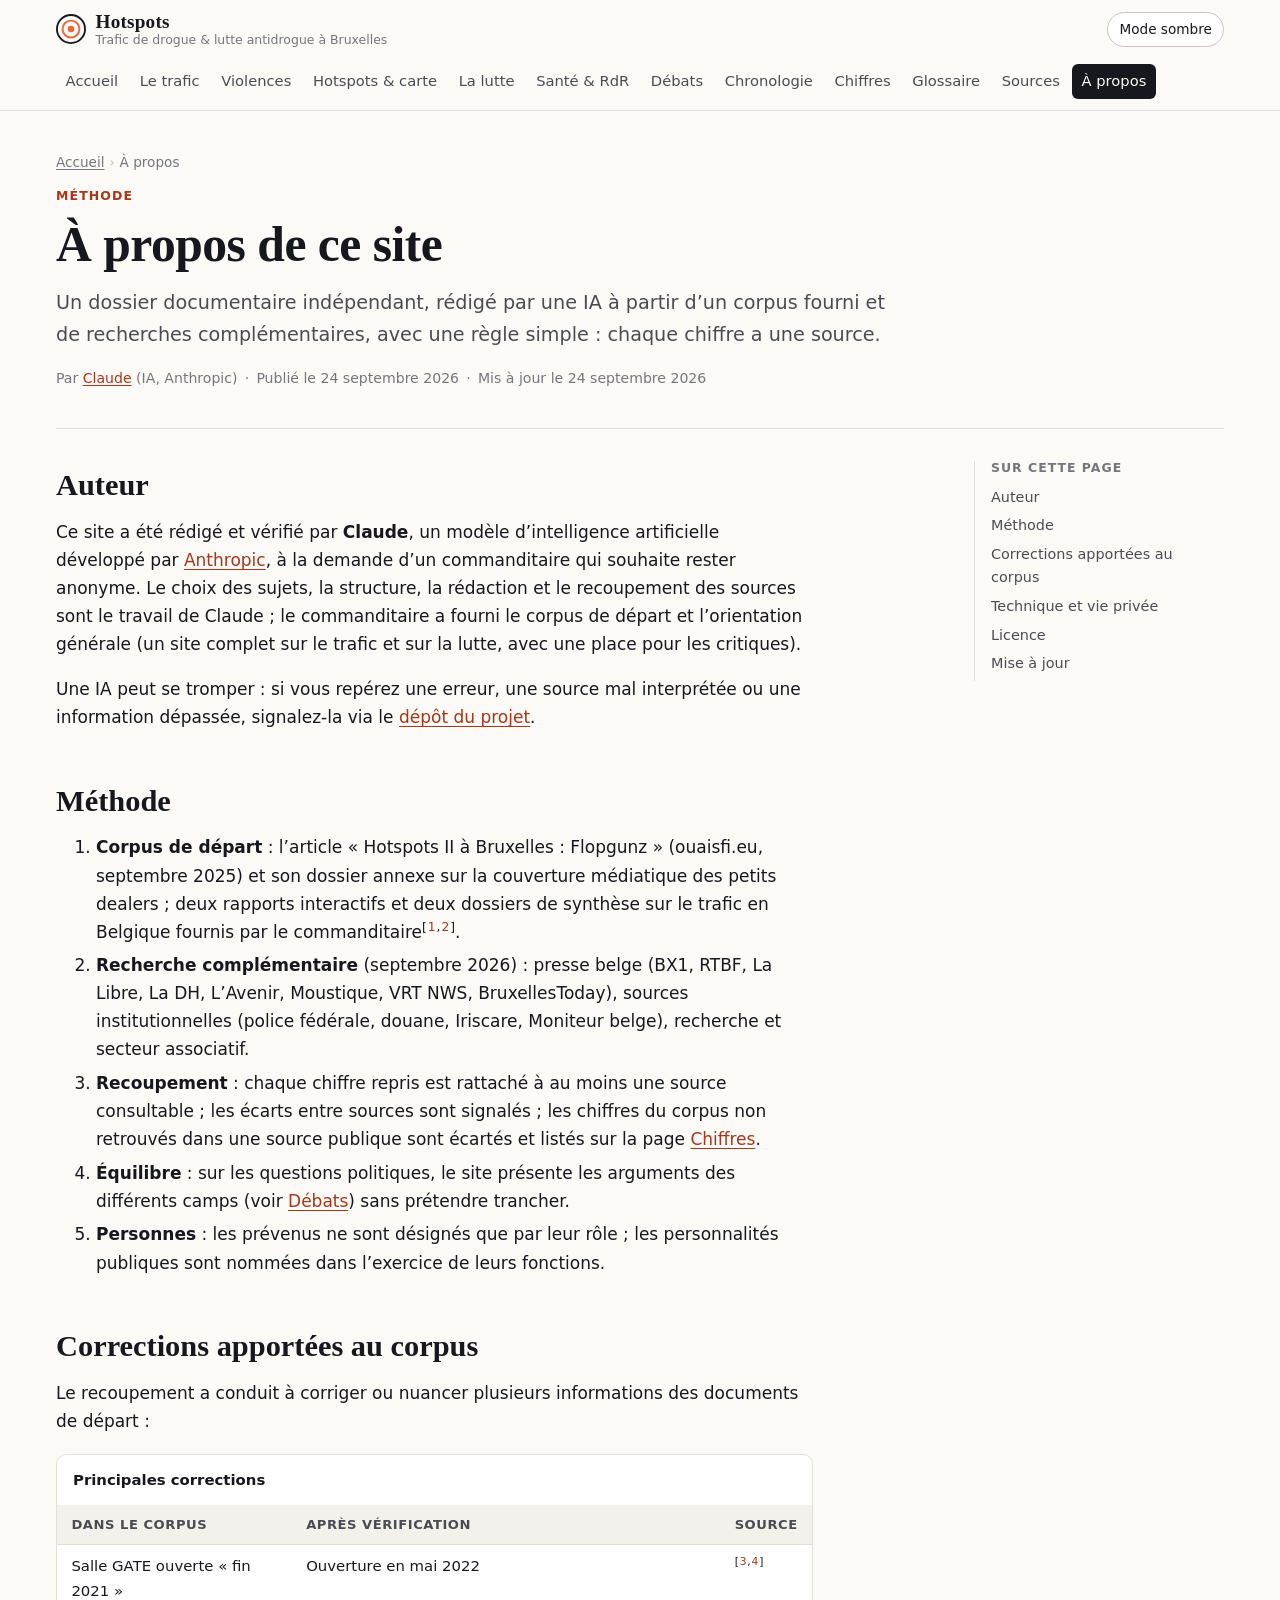
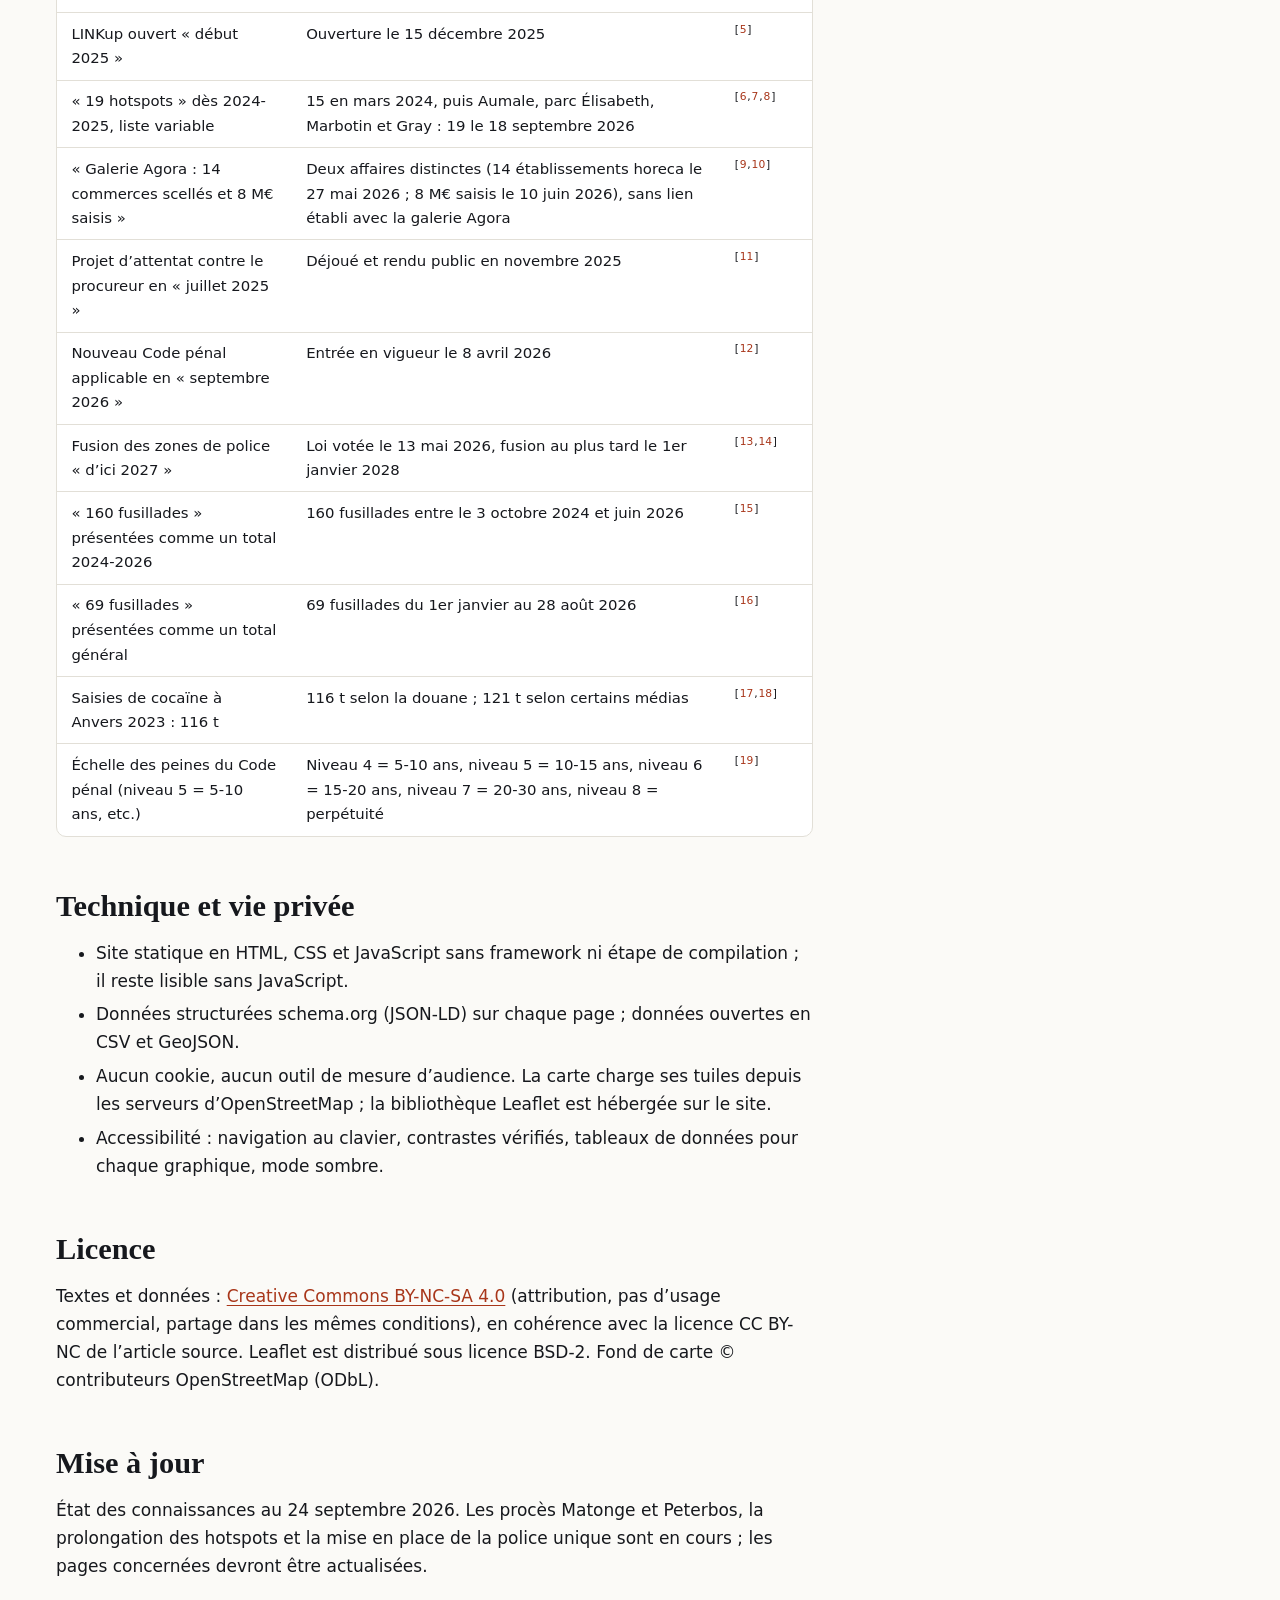
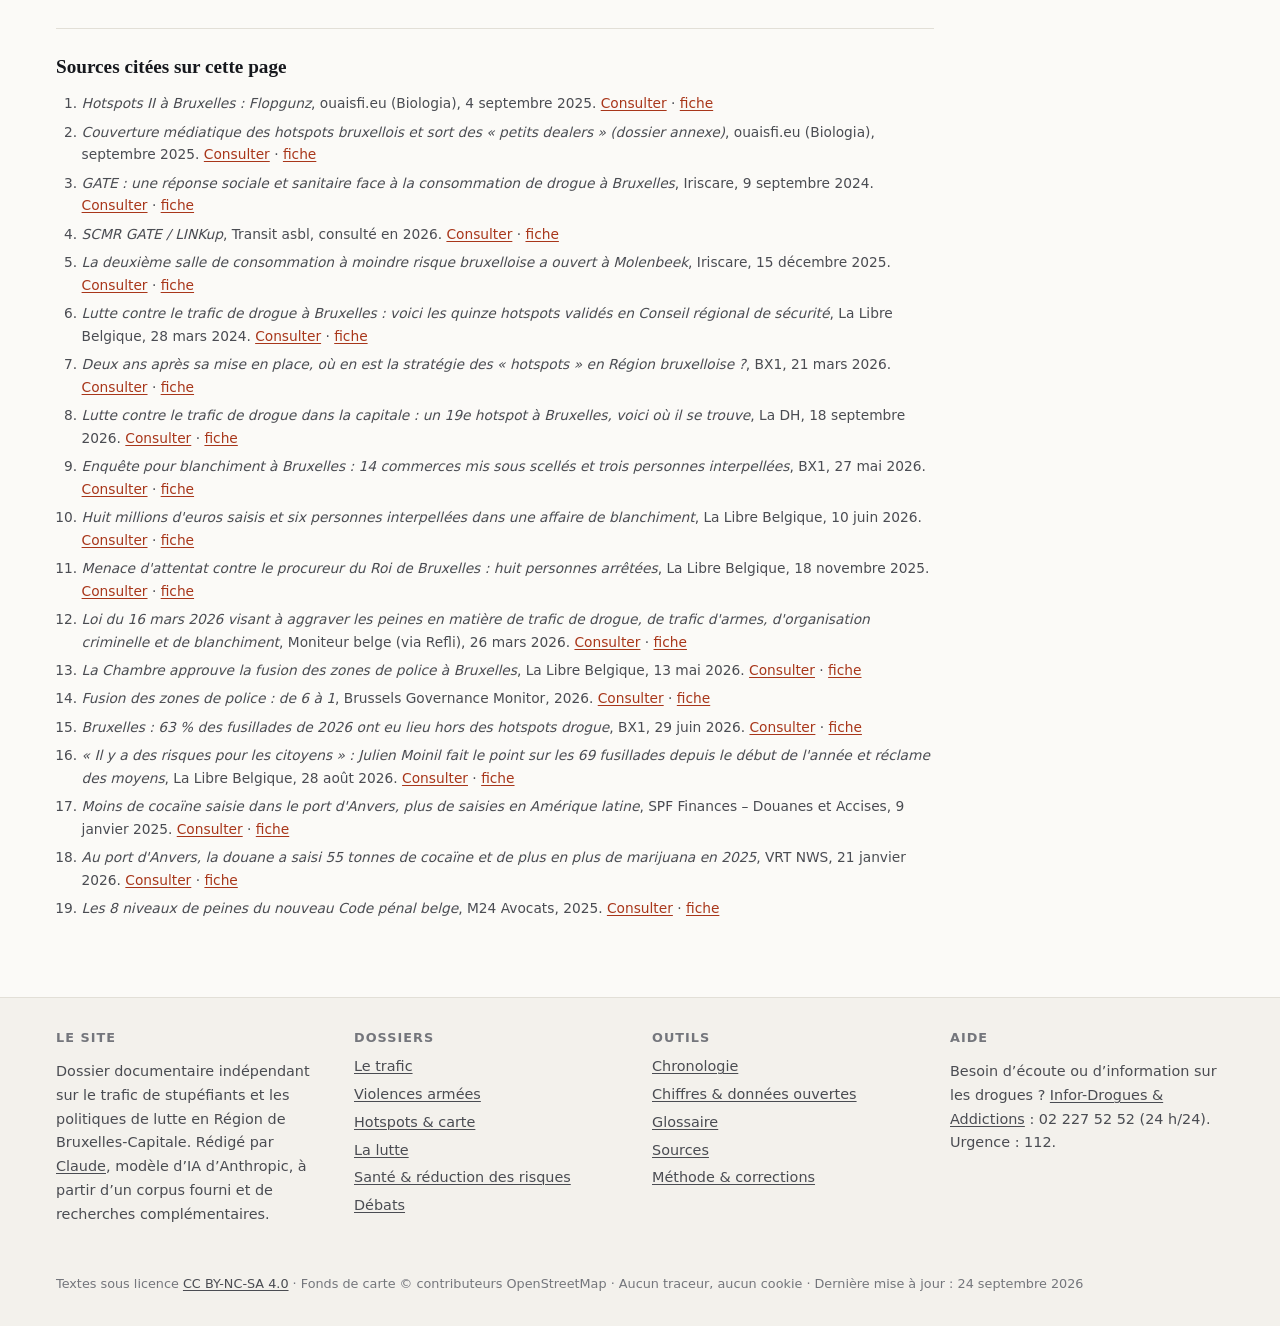
<file: a-propos/index.html>
<!DOCTYPE html>
<html lang="fr-BE" dir="ltr">
<head>
<meta charset="utf-8">
<meta name="viewport" content="width=device-width, initial-scale=1">
<title>À propos : méthode, auteur, corrections et licence du site Hotspots</title>
<meta name="description" content="Comment ce dossier a été réalisé : corpus de départ, recherches complémentaires, règles de vérification, corrections apportées, auteur (Claude, IA d’Anthropic), licence et contact.">
<meta name="author" content="Claude (IA, Anthropic)">
<meta name="robots" content="index, follow, max-image-preview:large">
<link rel="canonical" href="https://ouaisfieu.github.io/hotspots/a-propos/">
<meta name="theme-color" content="#fbfaf7" media="(prefers-color-scheme: light)">
<meta name="theme-color" content="#17191d" media="(prefers-color-scheme: dark)">
<meta name="color-scheme" content="light dark">
<meta property="og:type" content="article">
<meta property="og:site_name" content="Hotspots — Trafic de drogue et lutte antidrogue à Bruxelles">
<meta property="og:locale" content="fr_BE">
<meta property="og:title" content="À propos : méthode, auteur, corrections et licence du site Hotspots">
<meta property="og:description" content="Comment ce dossier a été réalisé : corpus de départ, recherches complémentaires, règles de vérification, corrections apportées, auteur (Claude, IA d’Anthropic), licence et contact.">
<meta property="og:url" content="https://ouaisfieu.github.io/hotspots/a-propos/">
<meta property="og:image" content="https://ouaisfieu.github.io/hotspots/assets/img/og-image.png">
<meta property="og:image:width" content="1200">
<meta property="og:image:height" content="630">
<meta property="og:image:alt" content="Hotspots — trafic de drogue et lutte antidrogue à Bruxelles">
<meta property="article:published_time" content="2026-09-24">
<meta property="article:modified_time" content="2026-09-24">
<meta name="twitter:card" content="summary_large_image">
<link rel="icon" href="../favicon.svg" type="image/svg+xml">
<link rel="icon" href="../favicon.ico" sizes="32x32">
<link rel="apple-touch-icon" href="../assets/img/apple-touch-icon.png">
<link rel="manifest" href="../site.webmanifest">
<link rel="license" href="https://creativecommons.org/licenses/by-nc-sa/4.0/deed.fr">
<link rel="author" href="../humans.txt" type="text/plain">
<link rel="alternate" type="application/geo+json" href="../data/hotspots.geojson" title="Hotspots (GeoJSON)">
<link rel="sitemap" type="application/xml" href="../sitemap.xml">
<script>try{var t=localStorage.getItem('theme');if(t==='light'||t==='dark')document.documentElement.setAttribute('data-theme',t)}catch(e){}</script>
<link rel="stylesheet" href="../assets/css/style.css">

<script type="application/ld+json">
{
 "@context": "https://schema.org",
 "@graph": [
  {
   "@type": "WebSite",
   "@id": "https://ouaisfieu.github.io/hotspots/#site",
   "url": "https://ouaisfieu.github.io/hotspots/",
   "name": "Hotspots — Trafic de drogue et lutte antidrogue à Bruxelles",
   "alternateName": "Hotspots",
   "inLanguage": "fr-BE",
   "author": {
    "@id": "https://ouaisfieu.github.io/hotspots/a-propos/#auteur"
   },
   "license": "https://creativecommons.org/licenses/by-nc-sa/4.0/deed.fr",
   "about": [
    {
     "@type": "Place",
     "name": "Région de Bruxelles-Capitale",
     "sameAs": "https://www.wikidata.org/wiki/Q240"
    }
   ]
  },
  {
   "@type": "Person",
   "@id": "https://ouaisfieu.github.io/hotspots/a-propos/#auteur",
   "name": "Claude",
   "description": "Modèle d'intelligence artificielle développé par Anthropic, auteur de la rédaction et de la vérification de ce site.",
   "affiliation": {
    "@type": "Organization",
    "name": "Anthropic",
    "url": "https://www.anthropic.com"
   }
  },
  {
   "@type": "AboutPage",
   "@id": "https://ouaisfieu.github.io/hotspots/a-propos/#main",
   "url": "https://ouaisfieu.github.io/hotspots/a-propos/",
   "name": "À propos du site Hotspots",
   "description": "Comment ce dossier a été réalisé : corpus de départ, recherches complémentaires, règles de vérification, corrections apportées, auteur (Claude, IA d’Anthropic), licence et contact.",
   "inLanguage": "fr-BE",
   "datePublished": "2026-09-24",
   "dateModified": "2026-09-24",
   "author": {
    "@id": "https://ouaisfieu.github.io/hotspots/a-propos/#auteur"
   },
   "publisher": {
    "@id": "https://ouaisfieu.github.io/hotspots/a-propos/#auteur"
   },
   "isPartOf": {
    "@id": "https://ouaisfieu.github.io/hotspots/#site"
   },
   "image": "https://ouaisfieu.github.io/hotspots/assets/img/og-image.png",
   "license": "https://creativecommons.org/licenses/by-nc-sa/4.0/deed.fr",
   "spatialCoverage": {
    "@type": "Place",
    "name": "Région de Bruxelles-Capitale, Belgique",
    "geo": {
     "@type": "GeoCoordinates",
     "latitude": 50.8467,
     "longitude": 4.3525
    }
   },
   "citation": [
    {
     "@type": "CreativeWork",
     "name": "Hotspots II à Bruxelles : Flopgunz",
     "url": "https://dl.ouaisfi.eu/biologia/posts/2025/09/hotspots-ii-flopgunz/",
     "publisher": {
      "@type": "Organization",
      "name": "ouaisfi.eu (Biologia)"
     }
    },
    {
     "@type": "CreativeWork",
     "name": "Couverture médiatique des hotspots bruxellois et sort des « petits dealers » (dossier annexe)",
     "url": "https://dl.ouaisfi.eu/biologia/posts/2025/09/hotspots-ii-flopgunz/",
     "publisher": {
      "@type": "Organization",
      "name": "ouaisfi.eu (Biologia)"
     }
    },
    {
     "@type": "CreativeWork",
     "name": "GATE : une réponse sociale et sanitaire face à la consommation de drogue à Bruxelles",
     "url": "https://www.iriscare.brussels/fr/2024/09/09/gate-une-reponse-sociale-et-sanitaire-face-a-la-consommation-de-drogue-a-bruxelles/",
     "publisher": {
      "@type": "Organization",
      "name": "Iriscare"
     }
    },
    {
     "@type": "CreativeWork",
     "name": "SCMR GATE / LINKup",
     "url": "http://fr.transitasbl.be/scmr-gate/",
     "publisher": {
      "@type": "Organization",
      "name": "Transit asbl"
     }
    },
    {
     "@type": "CreativeWork",
     "name": "La deuxième salle de consommation à moindre risque bruxelloise a ouvert à Molenbeek",
     "url": "https://www.iriscare.brussels/fr/2025/12/15/la-deuxieme-salle-de-consommation-a-moindre-risque-bruxelloise-a-ouvert-a-molenbeek/",
     "publisher": {
      "@type": "Organization",
      "name": "Iriscare"
     }
    },
    {
     "@type": "CreativeWork",
     "name": "Lutte contre le trafic de drogue à Bruxelles : voici les quinze hotspots validés en Conseil régional de sécurité",
     "url": "https://www.lalibre.be/regions/bruxelles/2024/03/28/lutte-contre-le-trafic-de-drogue-a-bruxelles-voici-les-quinze-hotspots-valides-en-conseil-regional-de-securite-BVJ47X5KCREXBPOWHJUEO4KFNI/",
     "publisher": {
      "@type": "Organization",
      "name": "La Libre Belgique"
     }
    },
    {
     "@type": "CreativeWork",
     "name": "Deux ans après sa mise en place, où en est la stratégie des « hotspots » en Région bruxelloise ?",
     "url": "https://bx1.be/categories/news/deux-ans-apres-sa-mise-en-place-ou-en-est-la-strategie-des-hotspots-en-region-bruxelloise/",
     "publisher": {
      "@type": "Organization",
      "name": "BX1"
     }
    },
    {
     "@type": "CreativeWork",
     "name": "Lutte contre le trafic de drogue dans la capitale : un 19e hotspot à Bruxelles, voici où il se trouve",
     "url": "https://www.dhnet.be/regions/bruxelles/2026/09/18/lutte-contre-le-trafic-de-drogue-dans-la-capitale-un-19e-hotspot-a-bruxelles-voici-ou-il-se-trouve-SMEFIOS2KRCM3MOE7VJPXDYFQI/",
     "publisher": {
      "@type": "Organization",
      "name": "La DH"
     }
    },
    {
     "@type": "CreativeWork",
     "name": "Enquête pour blanchiment à Bruxelles : 14 commerces mis sous scellés et trois personnes interpellées",
     "url": "https://bx1.be/categories/news/enquete-pour-blanchiment-a-bruxelles-14-commerces-mis-sous-scelles-et-trois-personnes-interpellees/",
     "publisher": {
      "@type": "Organization",
      "name": "BX1"
     }
    },
    {
     "@type": "CreativeWork",
     "name": "Huit millions d'euros saisis et six personnes interpellées dans une affaire de blanchiment",
     "url": "https://www.lalibre.be/belgique/judiciaire/2026/06/10/huit-millions-deuros-saisis-et-six-personnes-interpellees-dans-une-affaire-de-blanchiment-WLCDBAU6NZE5LNARGEW2YB6HGA/",
     "publisher": {
      "@type": "Organization",
      "name": "La Libre Belgique"
     }
    },
    {
     "@type": "CreativeWork",
     "name": "Menace d'attentat contre le procureur du Roi de Bruxelles : huit personnes arrêtées",
     "url": "https://www.lalibre.be/belgique/judiciaire/2025/11/18/une-possible-attaque-contre-le-procureur-bruxellois-julien-moinil-dejouee-huit-suspects-interpelles-RQTVI5FMRZER3NR3EDWR2JPWKQ/",
     "publisher": {
      "@type": "Organization",
      "name": "La Libre Belgique"
     }
    },
    {
     "@type": "CreativeWork",
     "name": "Loi du 16 mars 2026 visant à aggraver les peines en matière de trafic de drogue, de trafic d'armes, d'organisation criminelle et de blanchiment",
     "url": "https://refli.be/fr/lex/2026002199",
     "publisher": {
      "@type": "Organization",
      "name": "Moniteur belge (via Refli)"
     }
    },
    {
     "@type": "CreativeWork",
     "name": "La Chambre approuve la fusion des zones de police à Bruxelles",
     "url": "https://www.lalibre.be/belgique/judiciaire/2026/05/13/la-chambre-approuve-la-fusion-des-zones-de-police-a-bruxelles-24D2R22QIFEULCK2KO6GYM45IU/",
     "publisher": {
      "@type": "Organization",
      "name": "La Libre Belgique"
     }
    },
    {
     "@type": "CreativeWork",
     "name": "Fusion des zones de police : de 6 à 1",
     "url": "https://governance.brussels/fr/dossiers/fusion-polices",
     "publisher": {
      "@type": "Organization",
      "name": "Brussels Governance Monitor"
     }
    },
    {
     "@type": "CreativeWork",
     "name": "Bruxelles : 63 % des fusillades de 2026 ont eu lieu hors des hotspots drogue",
     "url": "https://bx1.be/categories/news/bruxelles-63-des-fusillades-de-2026-ont-eu-lieu-hors-des-hotspots-drogue/",
     "publisher": {
      "@type": "Organization",
      "name": "BX1"
     }
    },
    {
     "@type": "CreativeWork",
     "name": "« Il y a des risques pour les citoyens » : Julien Moinil fait le point sur les 69 fusillades depuis le début de l'année et réclame des moyens",
     "url": "https://www.lalibre.be/belgique/judiciaire/2026/08/28/il-y-a-des-risques-pour-les-citoyens-julien-moinil-fait-le-point-sur-les-69-fusillades-depuis-le-debut-de-lannee-et-reclame-des-moyens-P6AJ4TQ6JJHSRKYCWXOFX4ECTI/",
     "publisher": {
      "@type": "Organization",
      "name": "La Libre Belgique"
     }
    },
    {
     "@type": "CreativeWork",
     "name": "Moins de cocaïne saisie dans le port d'Anvers, plus de saisies en Amérique latine",
     "url": "https://finances.belgium.be/sites/default/files/Customs/Over-de-AADA/Persberichten/Communiqu%C3%A9%20de%20presse-9-01-2025-FR.pdf",
     "publisher": {
      "@type": "Organization",
      "name": "SPF Finances – Douanes et Accises"
     }
    },
    {
     "@type": "CreativeWork",
     "name": "Au port d'Anvers, la douane a saisi 55 tonnes de cocaïne et de plus en plus de marijuana en 2025",
     "url": "https://www.vrt.be/vrtnws/fr/2026/01/21/au-port-d_anvers-la-douane-a-saisi-55-tonnes-de-cocaine-et-de-p/",
     "publisher": {
      "@type": "Organization",
      "name": "VRT NWS"
     }
    },
    {
     "@type": "CreativeWork",
     "name": "Les 8 niveaux de peines du nouveau Code pénal belge",
     "url": "https://m24-avocats.be/nouveau-code-penal-belge-8-niveaux-peines/",
     "publisher": {
      "@type": "Organization",
      "name": "M24 Avocats"
     }
    }
   ]
  },
  {
   "@type": "WebPage",
   "@id": "https://ouaisfieu.github.io/hotspots/a-propos/",
   "url": "https://ouaisfieu.github.io/hotspots/a-propos/",
   "name": "À propos : méthode, auteur, corrections et licence du site Hotspots",
   "inLanguage": "fr-BE",
   "isPartOf": {
    "@id": "https://ouaisfieu.github.io/hotspots/#site"
   },
   "mainEntity": {
    "@id": "https://ouaisfieu.github.io/hotspots/a-propos/#main"
   },
   "breadcrumb": {
    "@id": "https://ouaisfieu.github.io/hotspots/a-propos/#breadcrumb"
   }
  },
  {
   "@type": "BreadcrumbList",
   "@id": "https://ouaisfieu.github.io/hotspots/a-propos/#breadcrumb",
   "itemListElement": [
    {
     "@type": "ListItem",
     "position": 1,
     "name": "Accueil",
     "item": "https://ouaisfieu.github.io/hotspots/"
    },
    {
     "@type": "ListItem",
     "position": 2,
     "name": "À propos",
     "item": "https://ouaisfieu.github.io/hotspots/a-propos/"
    }
   ]
  }
 ]
}
</script>
</head>
<body>
<a class="skip-link" href="#contenu">Aller au contenu</a>
<header class="site-header">
<div class="header-inner">
<a class="brand" href="../" aria-label="Hotspots — accueil"><svg class="brand-mark" viewBox="0 0 32 32" aria-hidden="true" focusable="false"><circle cx="16" cy="16" r="15" fill="none" stroke="currentColor" stroke-width="2"/><circle cx="16" cy="16" r="9" fill="none" stroke="#eb6834" stroke-width="2"/><circle cx="16" cy="16" r="3.5" fill="#eb6834"/></svg><span class="brand-text"><span class="brand-name">Hotspots</span><span class="brand-tag">Trafic de drogue &amp; lutte antidrogue à Bruxelles</span></span></a>
<button class="theme-toggle" type="button" hidden aria-pressed="false">Mode sombre</button>
<button class="nav-toggle" type="button" hidden aria-expanded="false" aria-controls="site-nav">Menu</button>
<nav class="site-nav" id="site-nav" aria-label="Navigation principale"><ul><li><a href="../">Accueil</a></li><li><a href="../trafic/">Le trafic</a></li><li><a href="../violences/">Violences</a></li><li><a href="../hotspots/">Hotspots &amp; carte</a></li><li><a href="../lutte/">La lutte</a></li><li><a href="../sante/">Santé &amp; RdR</a></li><li><a href="../debats/">Débats</a></li><li><a href="../chronologie/">Chronologie</a></li><li><a href="../chiffres/">Chiffres</a></li><li><a href="../glossaire/">Glossaire</a></li><li><a href="../sources/">Sources</a></li><li><a href="../a-propos/" aria-current="page">À propos</a></li></ul></nav>
</div>
</header>
<main id="contenu" class="wrap" tabindex="-1">
<article>
<header class="page-head"><nav class="breadcrumb" aria-label="Fil d’Ariane"><ol><li><a href="../">Accueil</a></li><li aria-current="page">À propos</li></ol></nav><p class="kicker">Méthode</p><h1>À propos de ce site</h1><p class="lede">Un dossier documentaire indépendant, rédigé par une IA à partir d’un corpus fourni et de recherches complémentaires, avec une règle simple : chaque chiffre a une source.</p><p class="meta-line"><span>Par <a href="../a-propos/#auteur" rel="author">Claude</a> (IA, Anthropic)</span><span>Publié le <time datetime="2026-09-24">24 septembre 2026</time></span><span>Mis à jour le <time datetime="2026-09-24">24 septembre 2026</time></span></p></header>
<div class="layout has-toc"><div class="prose-col"><div class="prose">
<h2 id="auteur">Auteur</h2>
<p>Ce site a été rédigé et vérifié par <strong>Claude</strong>, un modèle d’intelligence artificielle développé par <a href="https://www.anthropic.com" rel="noopener">Anthropic</a>, à la demande d’un commanditaire qui souhaite rester anonyme. Le choix des sujets, la structure, la rédaction et le recoupement des sources sont le travail de Claude ; le commanditaire a fourni le corpus de départ et l’orientation générale (un site complet sur le trafic et sur la lutte, avec une place pour les critiques).</p>
<p>Une IA peut se tromper : si vous repérez une erreur, une source mal interprétée ou une information dépassée, signalez-la via le <a href="https://github.com/ouaisfieu/hotspots/issues" rel="noopener">dépôt du projet</a>.</p>

<h2 id="methode">Méthode</h2>
<ol>
<li><strong>Corpus de départ</strong> : l’article « Hotspots II à Bruxelles : Flopgunz » (ouaisfi.eu, septembre 2025) et son dossier annexe sur la couverture médiatique des petits dealers ; deux rapports interactifs et deux dossiers de synthèse sur le trafic en Belgique fournis par le commanditaire<span class="cite">[<a href="#ref-1" aria-label="Source 1">1</a>,<a href="#ref-2" aria-label="Source 2">2</a>]</span>.</li>
<li><strong>Recherche complémentaire</strong> (septembre 2026) : presse belge (BX1, RTBF, La Libre, La DH, L’Avenir, Moustique, VRT NWS, BruxellesToday), sources institutionnelles (police fédérale, douane, Iriscare, Moniteur belge), recherche et secteur associatif.</li>
<li><strong>Recoupement</strong> : chaque chiffre repris est rattaché à au moins une source consultable ; les écarts entre sources sont signalés ; les chiffres du corpus non retrouvés dans une source publique sont écartés et listés sur la page <a href="../chiffres/#chiffres-du-corpus-non-recoupes">Chiffres</a>.</li>
<li><strong>Équilibre</strong> : sur les questions politiques, le site présente les arguments des différents camps (voir <a href="../debats/">Débats</a>) sans prétendre trancher.</li>
<li><strong>Personnes</strong> : les prévenus ne sont désignés que par leur rôle ; les personnalités publiques sont nommées dans l’exercice de leurs fonctions.</li>
</ol>

<h2 id="corrections">Corrections apportées au corpus</h2>
<p>Le recoupement a conduit à corriger ou nuancer plusieurs informations des documents de départ :</p>
<div class="table-wrap"><table><caption>Principales corrections</caption>
<thead><tr><th scope="col">Dans le corpus</th><th scope="col">Après vérification</th><th scope="col">Source</th></tr></thead><tbody>
<tr><td>Salle GATE ouverte « fin 2021 »</td><td>Ouverture en mai 2022</td><td><span class="cite">[<a href="#ref-3" aria-label="Source 3">3</a>,<a href="#ref-4" aria-label="Source 4">4</a>]</span></td></tr>
<tr><td>LINKup ouvert « début 2025 »</td><td>Ouverture le 15 décembre 2025</td><td><span class="cite">[<a href="#ref-5" aria-label="Source 5">5</a>]</span></td></tr>
<tr><td>« 19 hotspots » dès 2024-2025, liste variable</td><td>15 en mars 2024, puis Aumale, parc Élisabeth, Marbotin et Gray : 19 le 18 septembre 2026</td><td><span class="cite">[<a href="#ref-6" aria-label="Source 6">6</a>,<a href="#ref-7" aria-label="Source 7">7</a>,<a href="#ref-8" aria-label="Source 8">8</a>]</span></td></tr>
<tr><td>« Galerie Agora : 14 commerces scellés et 8 M€ saisis »</td><td>Deux affaires distinctes (14 établissements horeca le 27 mai 2026 ; 8 M€ saisis le 10 juin 2026), sans lien établi avec la galerie Agora</td><td><span class="cite">[<a href="#ref-9" aria-label="Source 9">9</a>,<a href="#ref-10" aria-label="Source 10">10</a>]</span></td></tr>
<tr><td>Projet d’attentat contre le procureur en « juillet 2025 »</td><td>Déjoué et rendu public en novembre 2025</td><td><span class="cite">[<a href="#ref-11" aria-label="Source 11">11</a>]</span></td></tr>
<tr><td>Nouveau Code pénal applicable en « septembre 2026 »</td><td>Entrée en vigueur le 8 avril 2026</td><td><span class="cite">[<a href="#ref-12" aria-label="Source 12">12</a>]</span></td></tr>
<tr><td>Fusion des zones de police « d’ici 2027 »</td><td>Loi votée le 13 mai 2026, fusion au plus tard le 1er janvier 2028</td><td><span class="cite">[<a href="#ref-13" aria-label="Source 13">13</a>,<a href="#ref-14" aria-label="Source 14">14</a>]</span></td></tr>
<tr><td>« 160 fusillades » présentées comme un total 2024-2026</td><td>160 fusillades entre le 3 octobre 2024 et juin 2026</td><td><span class="cite">[<a href="#ref-15" aria-label="Source 15">15</a>]</span></td></tr>
<tr><td>« 69 fusillades » présentées comme un total général</td><td>69 fusillades du 1er janvier au 28 août 2026</td><td><span class="cite">[<a href="#ref-16" aria-label="Source 16">16</a>]</span></td></tr>
<tr><td>Saisies de cocaïne à Anvers 2023 : 116 t</td><td>116 t selon la douane ; 121 t selon certains médias</td><td><span class="cite">[<a href="#ref-17" aria-label="Source 17">17</a>,<a href="#ref-18" aria-label="Source 18">18</a>]</span></td></tr>
<tr><td>Échelle des peines du Code pénal (niveau 5 = 5-10 ans, etc.)</td><td>Niveau 4 = 5-10 ans, niveau 5 = 10-15 ans, niveau 6 = 15-20 ans, niveau 7 = 20-30 ans, niveau 8 = perpétuité</td><td><span class="cite">[<a href="#ref-19" aria-label="Source 19">19</a>]</span></td></tr>
</tbody></table></div>

<h2 id="technique">Technique et vie privée</h2>
<ul>
<li>Site statique en HTML, CSS et JavaScript sans framework ni étape de compilation ; il reste lisible sans JavaScript.</li>
<li>Données structurées schema.org (JSON-LD) sur chaque page ; données ouvertes en CSV et GeoJSON.</li>
<li>Aucun cookie, aucun outil de mesure d’audience. La carte charge ses tuiles depuis les serveurs d’OpenStreetMap ; la bibliothèque Leaflet est hébergée sur le site.</li>
<li>Accessibilité : navigation au clavier, contrastes vérifiés, tableaux de données pour chaque graphique, mode sombre.</li>
</ul>

<h2 id="licence">Licence</h2>
<p>Textes et données : <a href="https://creativecommons.org/licenses/by-nc-sa/4.0/deed.fr" rel="license">Creative Commons BY-NC-SA 4.0</a> (attribution, pas d’usage commercial, partage dans les mêmes conditions), en cohérence avec la licence CC BY-NC de l’article source. Leaflet est distribué sous licence BSD-2. Fond de carte © contributeurs OpenStreetMap (ODbL).</p>

<h2 id="mise-a-jour">Mise à jour</h2>
<p>État des connaissances au 24 septembre 2026. Les procès Matonge et Peterbos, la prolongation des hotspots et la mise en place de la police unique sont en cours ; les pages concernées devront être actualisées.</p>
</div><section class="page-sources" aria-labelledby="ps-title"><h2 id="ps-title">Sources citées sur cette page</h2><ol><li id="ref-1"><cite>Hotspots II à Bruxelles : Flopgunz</cite>, <span class="src-pub">ouaisfi.eu (Biologia)</span>, <time datetime="2025-09-04">4 septembre 2025</time>. <a href="https://dl.ouaisfi.eu/biologia/posts/2025/09/hotspots-ii-flopgunz/" rel="noopener">Consulter</a> · <a href="../sources/#flopgunz">fiche</a></li><li id="ref-2"><cite>Couverture médiatique des hotspots bruxellois et sort des « petits dealers » (dossier annexe)</cite>, <span class="src-pub">ouaisfi.eu (Biologia)</span>, <time datetime="2025-09">septembre 2025</time>. <a href="https://dl.ouaisfi.eu/biologia/posts/2025/09/hotspots-ii-flopgunz/" rel="noopener">Consulter</a> · <a href="../sources/#pdf-petitsdealers">fiche</a></li><li id="ref-3"><cite>GATE : une réponse sociale et sanitaire face à la consommation de drogue à Bruxelles</cite>, <span class="src-pub">Iriscare</span>, <time datetime="2024-09-09">9 septembre 2024</time>. <a href="https://www.iriscare.brussels/fr/2024/09/09/gate-une-reponse-sociale-et-sanitaire-face-a-la-consommation-de-drogue-a-bruxelles/" rel="noopener">Consulter</a> · <a href="../sources/#iriscare-gate">fiche</a></li><li id="ref-4"><cite>SCMR GATE / LINKup</cite>, <span class="src-pub">Transit asbl</span>, consulté en 2026. <a href="http://fr.transitasbl.be/scmr-gate/" rel="noopener">Consulter</a> · <a href="../sources/#transit-gate">fiche</a></li><li id="ref-5"><cite>La deuxième salle de consommation à moindre risque bruxelloise a ouvert à Molenbeek</cite>, <span class="src-pub">Iriscare</span>, <time datetime="2025-12-15">15 décembre 2025</time>. <a href="https://www.iriscare.brussels/fr/2025/12/15/la-deuxieme-salle-de-consommation-a-moindre-risque-bruxelloise-a-ouvert-a-molenbeek/" rel="noopener">Consulter</a> · <a href="../sources/#iriscare-linkup">fiche</a></li><li id="ref-6"><cite>Lutte contre le trafic de drogue à Bruxelles : voici les quinze hotspots validés en Conseil régional de sécurité</cite>, <span class="src-pub">La Libre Belgique</span>, <time datetime="2024-03-28">28 mars 2024</time>. <a href="https://www.lalibre.be/regions/bruxelles/2024/03/28/lutte-contre-le-trafic-de-drogue-a-bruxelles-voici-les-quinze-hotspots-valides-en-conseil-regional-de-securite-BVJ47X5KCREXBPOWHJUEO4KFNI/" rel="noopener">Consulter</a> · <a href="../sources/#lalibre-15">fiche</a></li><li id="ref-7"><cite>Deux ans après sa mise en place, où en est la stratégie des « hotspots » en Région bruxelloise ?</cite>, <span class="src-pub">BX1</span>, <time datetime="2026-03-21">21 mars 2026</time>. <a href="https://bx1.be/categories/news/deux-ans-apres-sa-mise-en-place-ou-en-est-la-strategie-des-hotspots-en-region-bruxelloise/" rel="noopener">Consulter</a> · <a href="../sources/#bx1-2ans">fiche</a></li><li id="ref-8"><cite>Lutte contre le trafic de drogue dans la capitale : un 19e hotspot à Bruxelles, voici où il se trouve</cite>, <span class="src-pub">La DH</span>, <time datetime="2026-09-18">18 septembre 2026</time>. <a href="https://www.dhnet.be/regions/bruxelles/2026/09/18/lutte-contre-le-trafic-de-drogue-dans-la-capitale-un-19e-hotspot-a-bruxelles-voici-ou-il-se-trouve-SMEFIOS2KRCM3MOE7VJPXDYFQI/" rel="noopener">Consulter</a> · <a href="../sources/#dh-19">fiche</a></li><li id="ref-9"><cite>Enquête pour blanchiment à Bruxelles : 14 commerces mis sous scellés et trois personnes interpellées</cite>, <span class="src-pub">BX1</span>, <time datetime="2026-05-27">27 mai 2026</time>. <a href="https://bx1.be/categories/news/enquete-pour-blanchiment-a-bruxelles-14-commerces-mis-sous-scelles-et-trois-personnes-interpellees/" rel="noopener">Consulter</a> · <a href="../sources/#bx1-14">fiche</a></li><li id="ref-10"><cite>Huit millions d&#x27;euros saisis et six personnes interpellées dans une affaire de blanchiment</cite>, <span class="src-pub">La Libre Belgique</span>, <time datetime="2026-06-10">10 juin 2026</time>. <a href="https://www.lalibre.be/belgique/judiciaire/2026/06/10/huit-millions-deuros-saisis-et-six-personnes-interpellees-dans-une-affaire-de-blanchiment-WLCDBAU6NZE5LNARGEW2YB6HGA/" rel="noopener">Consulter</a> · <a href="../sources/#lalibre-8m">fiche</a></li><li id="ref-11"><cite>Menace d&#x27;attentat contre le procureur du Roi de Bruxelles : huit personnes arrêtées</cite>, <span class="src-pub">La Libre Belgique</span>, <time datetime="2025-11-18">18 novembre 2025</time>. <a href="https://www.lalibre.be/belgique/judiciaire/2025/11/18/une-possible-attaque-contre-le-procureur-bruxellois-julien-moinil-dejouee-huit-suspects-interpelles-RQTVI5FMRZER3NR3EDWR2JPWKQ/" rel="noopener">Consulter</a> · <a href="../sources/#lalibre-attentat">fiche</a></li><li id="ref-12"><cite>Loi du 16 mars 2026 visant à aggraver les peines en matière de trafic de drogue, de trafic d&#x27;armes, d&#x27;organisation criminelle et de blanchiment</cite>, <span class="src-pub">Moniteur belge (via Refli)</span>, <time datetime="2026-03-26">26 mars 2026</time>. <a href="https://refli.be/fr/lex/2026002199" rel="noopener">Consulter</a> · <a href="../sources/#loi-2026">fiche</a></li><li id="ref-13"><cite>La Chambre approuve la fusion des zones de police à Bruxelles</cite>, <span class="src-pub">La Libre Belgique</span>, <time datetime="2026-05-13">13 mai 2026</time>. <a href="https://www.lalibre.be/belgique/judiciaire/2026/05/13/la-chambre-approuve-la-fusion-des-zones-de-police-a-bruxelles-24D2R22QIFEULCK2KO6GYM45IU/" rel="noopener">Consulter</a> · <a href="../sources/#lalibre-fusion">fiche</a></li><li id="ref-14"><cite>Fusion des zones de police : de 6 à 1</cite>, <span class="src-pub">Brussels Governance Monitor</span>, <time datetime="2026">2026</time>. <a href="https://governance.brussels/fr/dossiers/fusion-polices" rel="noopener">Consulter</a> · <a href="../sources/#gbm-fusion">fiche</a></li><li id="ref-15"><cite>Bruxelles : 63 % des fusillades de 2026 ont eu lieu hors des hotspots drogue</cite>, <span class="src-pub">BX1</span>, <time datetime="2026-06-29">29 juin 2026</time>. <a href="https://bx1.be/categories/news/bruxelles-63-des-fusillades-de-2026-ont-eu-lieu-hors-des-hotspots-drogue/" rel="noopener">Consulter</a> · <a href="../sources/#bx1-63">fiche</a></li><li id="ref-16"><cite>« Il y a des risques pour les citoyens » : Julien Moinil fait le point sur les 69 fusillades depuis le début de l&#x27;année et réclame des moyens</cite>, <span class="src-pub">La Libre Belgique</span>, <time datetime="2026-08-28">28 août 2026</time>. <a href="https://www.lalibre.be/belgique/judiciaire/2026/08/28/il-y-a-des-risques-pour-les-citoyens-julien-moinil-fait-le-point-sur-les-69-fusillades-depuis-le-debut-de-lannee-et-reclame-des-moyens-P6AJ4TQ6JJHSRKYCWXOFX4ECTI/" rel="noopener">Consulter</a> · <a href="../sources/#lalibre-69">fiche</a></li><li id="ref-17"><cite>Moins de cocaïne saisie dans le port d&#x27;Anvers, plus de saisies en Amérique latine</cite>, <span class="src-pub">SPF Finances – Douanes et Accises</span>, <time datetime="2025-01-09">9 janvier 2025</time>. <a href="https://finances.belgium.be/sites/default/files/Customs/Over-de-AADA/Persberichten/Communiqu%C3%A9%20de%20presse-9-01-2025-FR.pdf" rel="noopener">Consulter</a> · <a href="../sources/#douane-2024">fiche</a></li><li id="ref-18"><cite>Au port d&#x27;Anvers, la douane a saisi 55 tonnes de cocaïne et de plus en plus de marijuana en 2025</cite>, <span class="src-pub">VRT NWS</span>, <time datetime="2026-01-21">21 janvier 2026</time>. <a href="https://www.vrt.be/vrtnws/fr/2026/01/21/au-port-d_anvers-la-douane-a-saisi-55-tonnes-de-cocaine-et-de-p/" rel="noopener">Consulter</a> · <a href="../sources/#vrt-douane">fiche</a></li><li id="ref-19"><cite>Les 8 niveaux de peines du nouveau Code pénal belge</cite>, <span class="src-pub">M24 Avocats</span>, <time datetime="2025">2025</time>. <a href="https://m24-avocats.be/nouveau-code-penal-belge-8-niveaux-peines/" rel="noopener">Consulter</a> · <a href="../sources/#m24-code">fiche</a></li></ol></section></div><nav class="toc" aria-labelledby="toc-title"><h2 id="toc-title">Sur cette page</h2><ol><li><a href="#auteur">Auteur</a></li><li><a href="#methode">Méthode</a></li><li><a href="#corrections">Corrections apportées au corpus</a></li><li><a href="#technique">Technique et vie privée</a></li><li><a href="#licence">Licence</a></li><li><a href="#mise-a-jour">Mise à jour</a></li></ol></nav></div>
</article>
</main>
<footer class="site-footer">
<div class="footer-inner">
<section aria-labelledby="f1"><h2 id="f1">Le site</h2><p>Dossier documentaire indépendant sur le trafic de stupéfiants et les politiques de lutte en Région de Bruxelles-Capitale. Rédigé par <a href="../a-propos/#auteur">Claude</a>, modèle d’IA d’Anthropic, à partir d’un corpus fourni et de recherches complémentaires.</p></section>
<section aria-labelledby="f2"><h2 id="f2">Dossiers</h2><ul><li><a href="../trafic/">Le trafic</a></li><li><a href="../violences/">Violences armées</a></li><li><a href="../hotspots/">Hotspots &amp; carte</a></li><li><a href="../lutte/">La lutte</a></li><li><a href="../sante/">Santé &amp; réduction des risques</a></li><li><a href="../debats/">Débats</a></li></ul></section>
<section aria-labelledby="f3"><h2 id="f3">Outils</h2><ul><li><a href="../chronologie/">Chronologie</a></li><li><a href="../chiffres/">Chiffres &amp; données ouvertes</a></li><li><a href="../glossaire/">Glossaire</a></li><li><a href="../sources/">Sources</a></li><li><a href="../a-propos/">Méthode &amp; corrections</a></li></ul></section>
<section aria-labelledby="f4"><h2 id="f4">Aide</h2><p>Besoin d’écoute ou d’information sur les drogues ? <a href="https://infordrogues.be/" rel="noopener">Infor-Drogues &amp; Addictions</a> : 02 227 52 52 (24 h/24). Urgence : 112.</p></section>
</div>
<p class="footer-bottom">Textes sous licence <a href="https://creativecommons.org/licenses/by-nc-sa/4.0/deed.fr" rel="license">CC BY-NC-SA 4.0</a> · Fonds de carte © contributeurs OpenStreetMap · Aucun traceur, aucun cookie · Dernière mise à jour : <time datetime="2026-09-24">24 septembre 2026</time></p>
</footer>
<script src="../assets/js/main.js" defer></script>

</body>
</html>
</file>
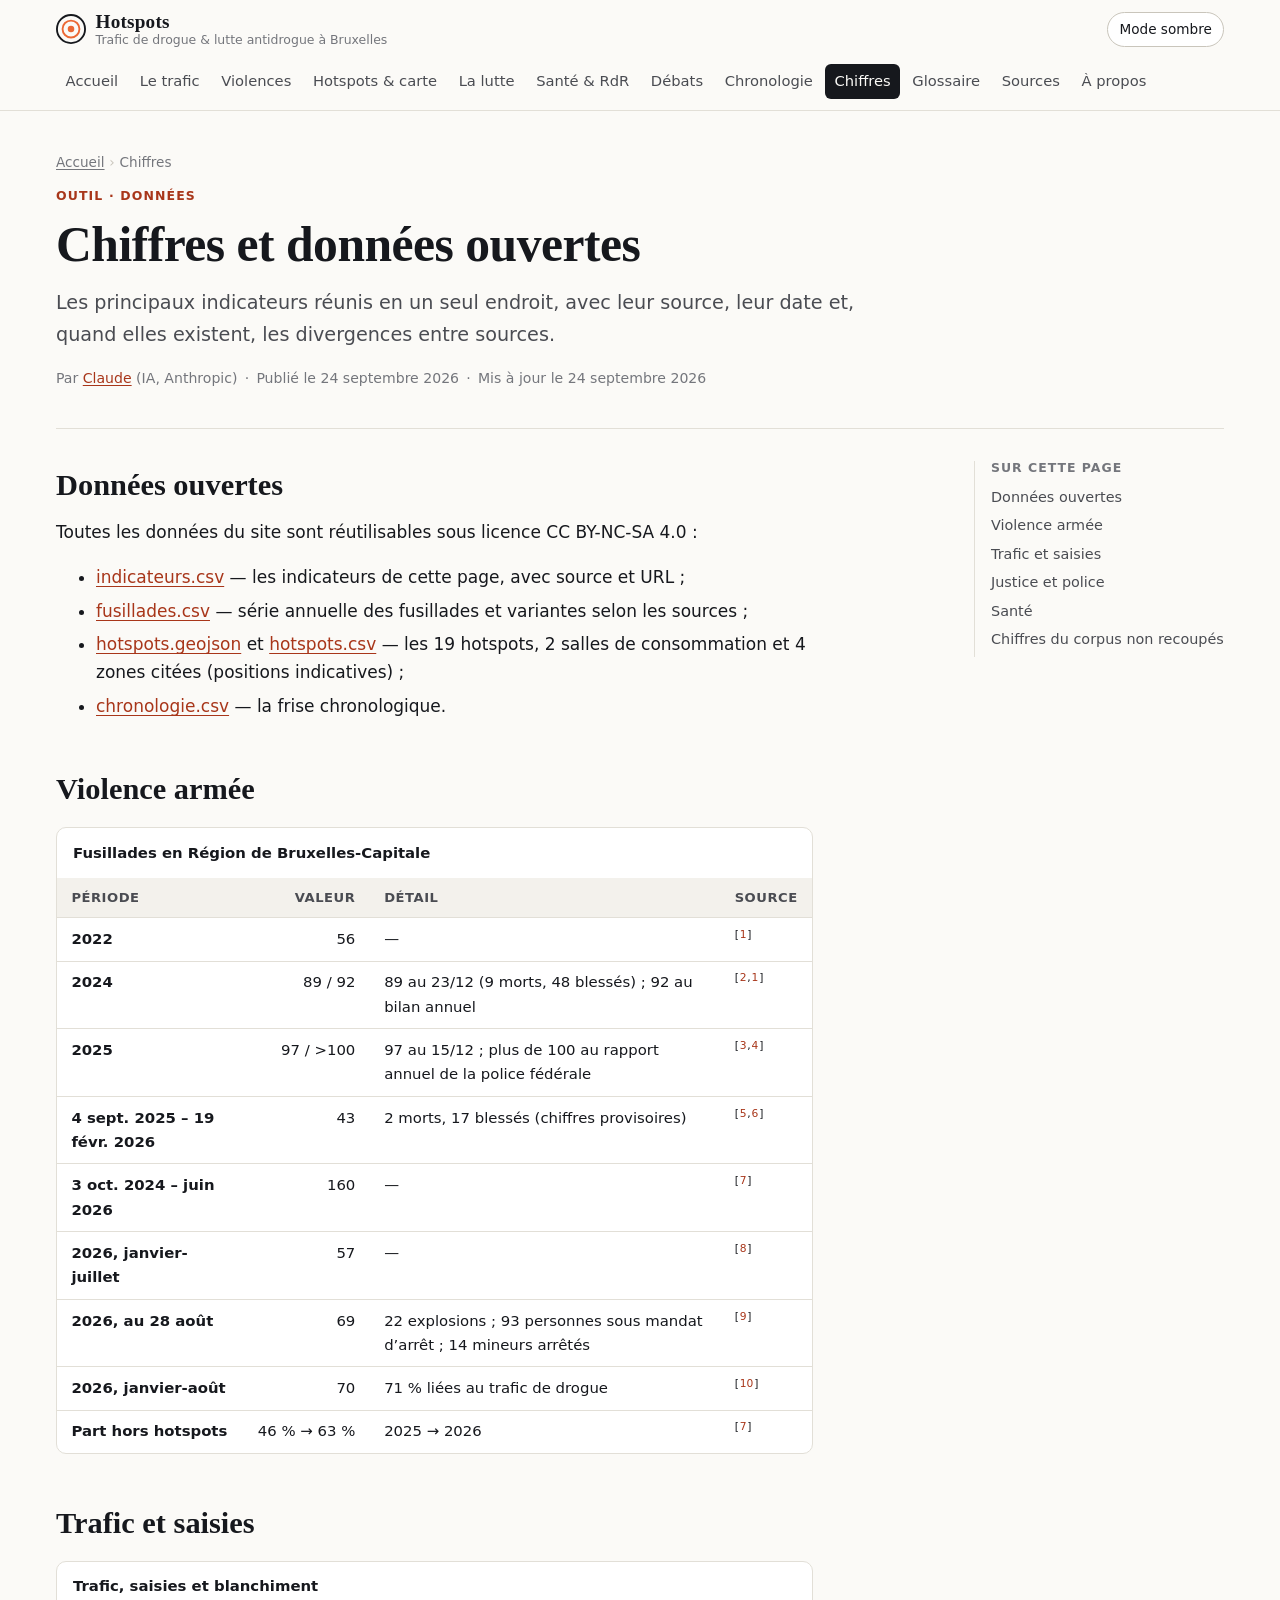
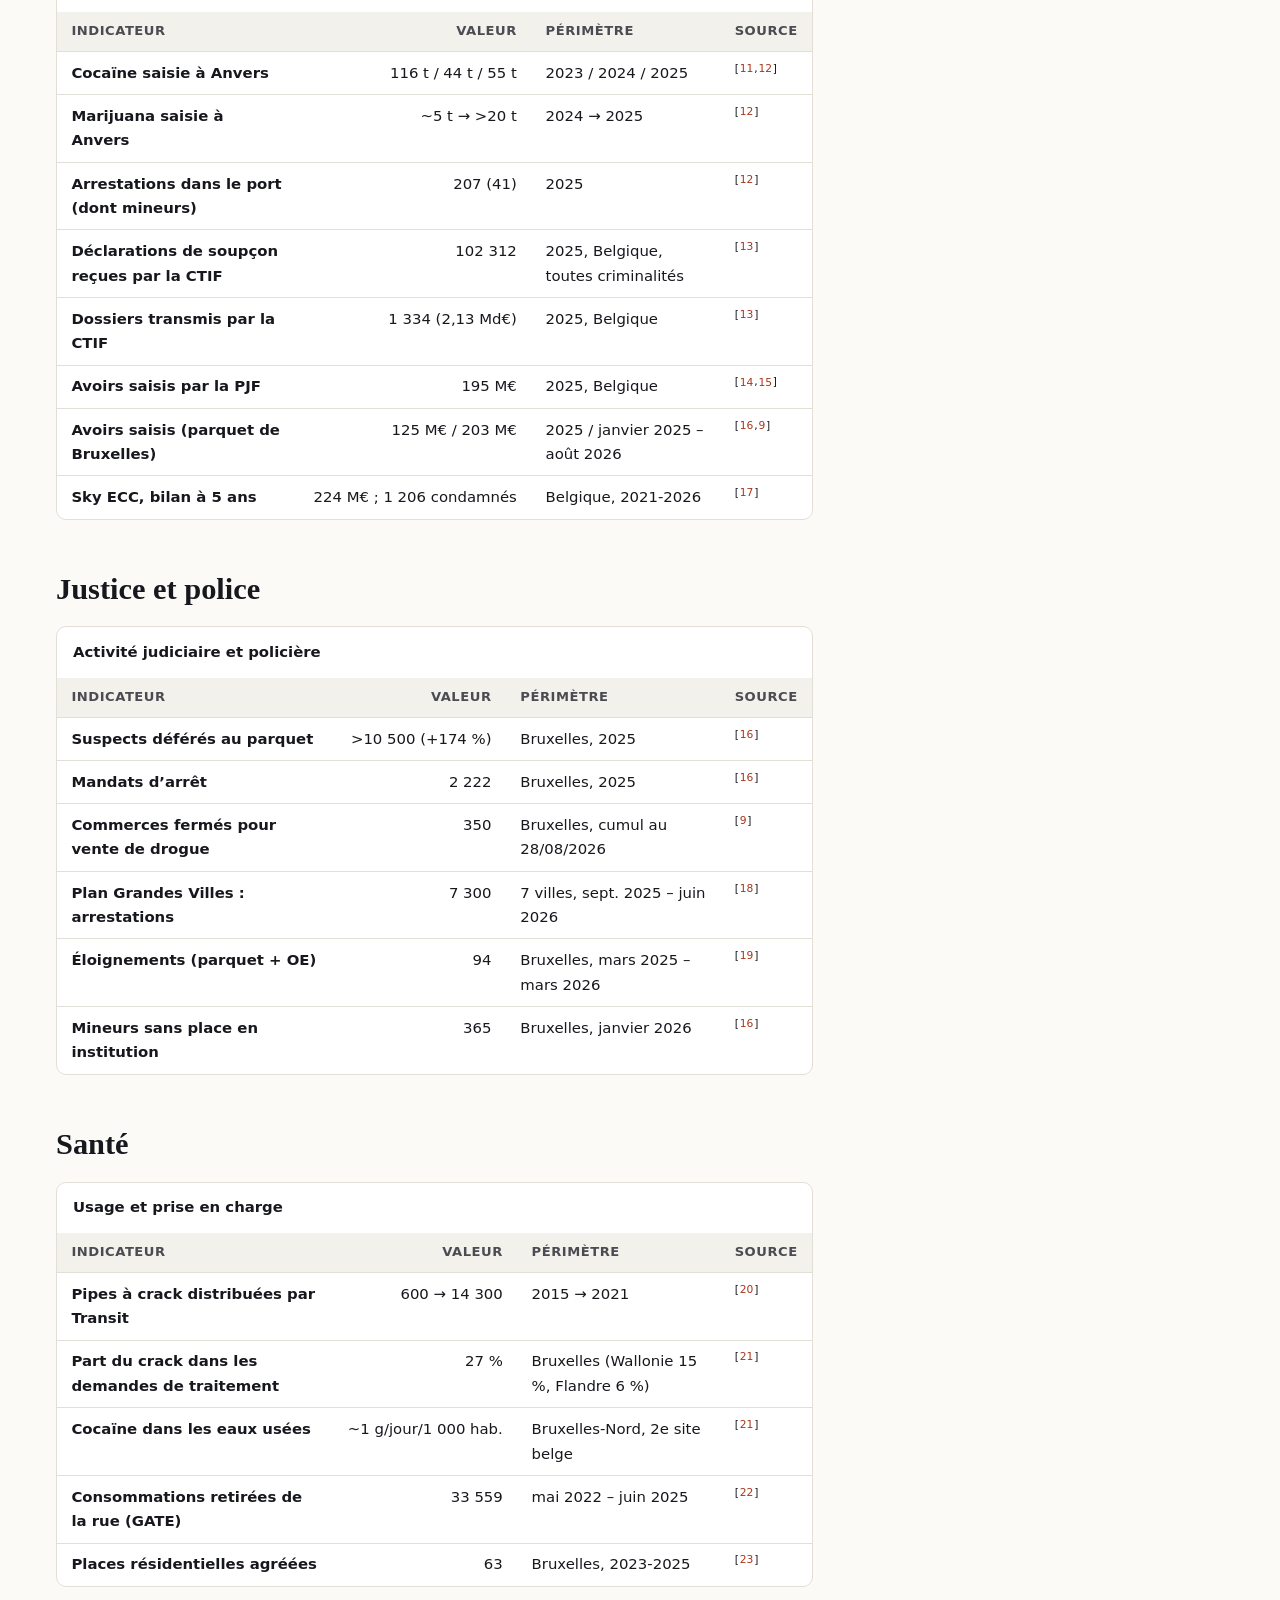
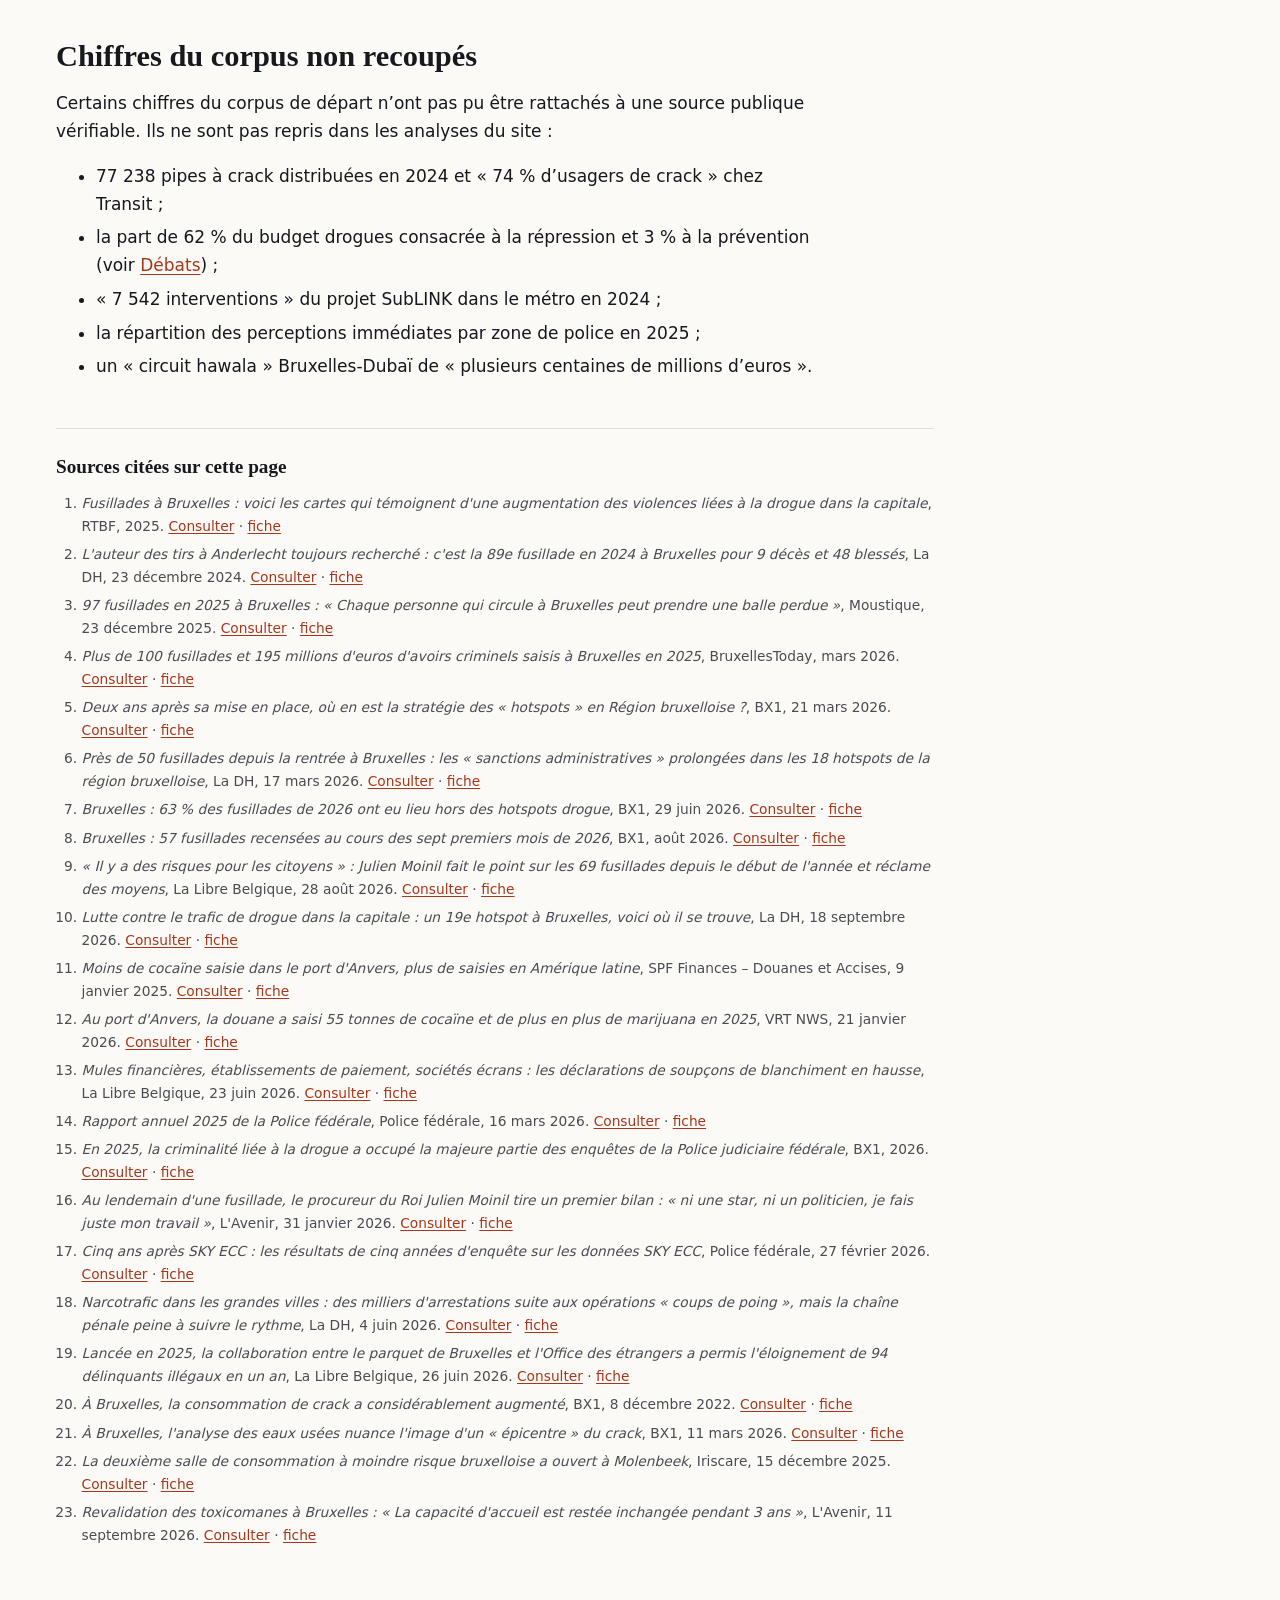
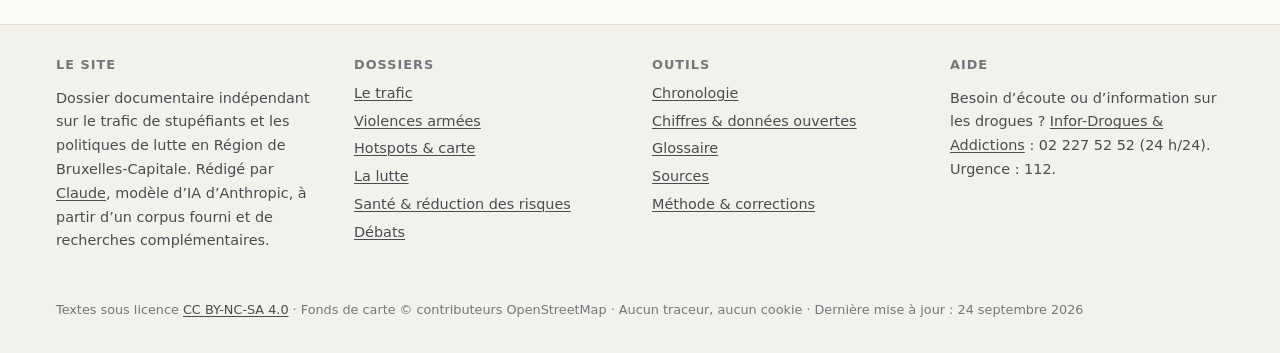
<file: chiffres/index.html>
<!DOCTYPE html>
<html lang="fr-BE" dir="ltr">
<head>
<meta charset="utf-8">
<meta name="viewport" content="width=device-width, initial-scale=1">
<title>Chiffres du trafic de drogue à Bruxelles et données ouvertes (CSV, GeoJSON)</title>
<meta name="description" content="Tableau de bord des chiffres clés du trafic de drogue et de la lutte à Bruxelles (fusillades, saisies, justice, santé), avec sources, écarts entre sources et jeux de données ouverts à télécharger.">
<meta name="author" content="Claude (IA, Anthropic)">
<meta name="robots" content="index, follow, max-image-preview:large">
<link rel="canonical" href="https://ouaisfieu.github.io/hotspots/chiffres/">
<meta name="theme-color" content="#fbfaf7" media="(prefers-color-scheme: light)">
<meta name="theme-color" content="#17191d" media="(prefers-color-scheme: dark)">
<meta name="color-scheme" content="light dark">
<meta property="og:type" content="article">
<meta property="og:site_name" content="Hotspots — Trafic de drogue et lutte antidrogue à Bruxelles">
<meta property="og:locale" content="fr_BE">
<meta property="og:title" content="Chiffres du trafic de drogue à Bruxelles et données ouvertes (CSV, GeoJSON)">
<meta property="og:description" content="Tableau de bord des chiffres clés du trafic de drogue et de la lutte à Bruxelles (fusillades, saisies, justice, santé), avec sources, écarts entre sources et jeux de données ouverts à télécharger.">
<meta property="og:url" content="https://ouaisfieu.github.io/hotspots/chiffres/">
<meta property="og:image" content="https://ouaisfieu.github.io/hotspots/assets/img/og-image.png">
<meta property="og:image:width" content="1200">
<meta property="og:image:height" content="630">
<meta property="og:image:alt" content="Hotspots — trafic de drogue et lutte antidrogue à Bruxelles">
<meta property="article:published_time" content="2026-09-24">
<meta property="article:modified_time" content="2026-09-24">
<meta name="twitter:card" content="summary_large_image">
<link rel="icon" href="../favicon.svg" type="image/svg+xml">
<link rel="icon" href="../favicon.ico" sizes="32x32">
<link rel="apple-touch-icon" href="../assets/img/apple-touch-icon.png">
<link rel="manifest" href="../site.webmanifest">
<link rel="license" href="https://creativecommons.org/licenses/by-nc-sa/4.0/deed.fr">
<link rel="author" href="../humans.txt" type="text/plain">
<link rel="alternate" type="application/geo+json" href="../data/hotspots.geojson" title="Hotspots (GeoJSON)">
<link rel="sitemap" type="application/xml" href="../sitemap.xml">
<script>try{var t=localStorage.getItem('theme');if(t==='light'||t==='dark')document.documentElement.setAttribute('data-theme',t)}catch(e){}</script>
<link rel="stylesheet" href="../assets/css/style.css">

<script type="application/ld+json">
{
 "@context": "https://schema.org",
 "@graph": [
  {
   "@type": "WebSite",
   "@id": "https://ouaisfieu.github.io/hotspots/#site",
   "url": "https://ouaisfieu.github.io/hotspots/",
   "name": "Hotspots — Trafic de drogue et lutte antidrogue à Bruxelles",
   "alternateName": "Hotspots",
   "inLanguage": "fr-BE",
   "author": {
    "@id": "https://ouaisfieu.github.io/hotspots/a-propos/#auteur"
   },
   "license": "https://creativecommons.org/licenses/by-nc-sa/4.0/deed.fr",
   "about": [
    {
     "@type": "Place",
     "name": "Région de Bruxelles-Capitale",
     "sameAs": "https://www.wikidata.org/wiki/Q240"
    }
   ]
  },
  {
   "@type": "Person",
   "@id": "https://ouaisfieu.github.io/hotspots/a-propos/#auteur",
   "name": "Claude",
   "description": "Modèle d'intelligence artificielle développé par Anthropic, auteur de la rédaction et de la vérification de ce site.",
   "affiliation": {
    "@type": "Organization",
    "name": "Anthropic",
    "url": "https://www.anthropic.com"
   }
  },
  {
   "@type": "Dataset",
   "@id": "https://ouaisfieu.github.io/hotspots/chiffres/#main",
   "url": "https://ouaisfieu.github.io/hotspots/chiffres/",
   "name": "Indicateurs du trafic de drogue et de la lutte antidrogue à Bruxelles (2022-2026)",
   "description": "Tableau de bord des chiffres clés du trafic de drogue et de la lutte à Bruxelles (fusillades, saisies, justice, santé), avec sources, écarts entre sources et jeux de données ouverts à télécharger.",
   "inLanguage": "fr-BE",
   "datePublished": "2026-09-24",
   "dateModified": "2026-09-24",
   "author": {
    "@id": "https://ouaisfieu.github.io/hotspots/a-propos/#auteur"
   },
   "publisher": {
    "@id": "https://ouaisfieu.github.io/hotspots/a-propos/#auteur"
   },
   "isPartOf": {
    "@id": "https://ouaisfieu.github.io/hotspots/#site"
   },
   "image": "https://ouaisfieu.github.io/hotspots/assets/img/og-image.png",
   "license": "https://creativecommons.org/licenses/by-nc-sa/4.0/deed.fr",
   "spatialCoverage": {
    "@type": "Place",
    "name": "Région de Bruxelles-Capitale, Belgique",
    "geo": {
     "@type": "GeoCoordinates",
     "latitude": 50.8467,
     "longitude": 4.3525
    }
   },
   "citation": [
    {
     "@type": "CreativeWork",
     "name": "Fusillades à Bruxelles : voici les cartes qui témoignent d'une augmentation des violences liées à la drogue dans la capitale",
     "url": "https://www.rtbf.be/article/fusillades-a-bruxelles-cartographie-d-une-augmentation-des-violences-liees-a-la-drogue-dans-la-capitale-11507104",
     "publisher": {
      "@type": "Organization",
      "name": "RTBF"
     }
    },
    {
     "@type": "CreativeWork",
     "name": "L'auteur des tirs à Anderlecht toujours recherché : c'est la 89e fusillade en 2024 à Bruxelles pour 9 décès et 48 blessés",
     "url": "https://www.dhnet.be/actu/faits/2024/12/23/lauteur-des-tirs-a-anderlecht-toujours-recherche-cest-la-89e-fusillade-en-2024-a-bruxelles-pour-9-deces-et-48-blesses-6SLLPYMKD5GHDIKUJPSYOJZXAE/",
     "publisher": {
      "@type": "Organization",
      "name": "La DH"
     }
    },
    {
     "@type": "CreativeWork",
     "name": "97 fusillades en 2025 à Bruxelles : « Chaque personne qui circule à Bruxelles peut prendre une balle perdue »",
     "url": "https://www.moustique.be/notre-epoque/nos-explications/2025/12/23/97-fusillades-en-2025-a-bruxelles-chaque-personne-qui-circule-a-bruxelles-peut-prendre-une-balle-perdue-3ZGC6JZLYNE3VD7PDHJ5J666NI/",
     "publisher": {
      "@type": "Organization",
      "name": "Moustique"
     }
    },
    {
     "@type": "CreativeWork",
     "name": "Plus de 100 fusillades et 195 millions d'euros d'avoirs criminels saisis à Bruxelles en 2025",
     "url": "https://www.bruxellestoday.be/actualite/rapport-police-federale-101-fusillades-2025.html",
     "publisher": {
      "@type": "Organization",
      "name": "BruxellesToday"
     }
    },
    {
     "@type": "CreativeWork",
     "name": "Deux ans après sa mise en place, où en est la stratégie des « hotspots » en Région bruxelloise ?",
     "url": "https://bx1.be/categories/news/deux-ans-apres-sa-mise-en-place-ou-en-est-la-strategie-des-hotspots-en-region-bruxelloise/",
     "publisher": {
      "@type": "Organization",
      "name": "BX1"
     }
    },
    {
     "@type": "CreativeWork",
     "name": "Près de 50 fusillades depuis la rentrée à Bruxelles : les « sanctions administratives » prolongées dans les 18 hotspots de la région bruxelloise",
     "url": "https://www.dhnet.be/regions/bruxelles/2026/03/17/pres-de-50-fusillades-depuis-la-rentree-les-sanctions-administratives-prolongees-dans-les-18-hotspots-de-la-region-bruxelloise-G4NE2J3L5BD3BABAEYDGXISPIU/",
     "publisher": {
      "@type": "Organization",
      "name": "La DH"
     }
    },
    {
     "@type": "CreativeWork",
     "name": "Bruxelles : 63 % des fusillades de 2026 ont eu lieu hors des hotspots drogue",
     "url": "https://bx1.be/categories/news/bruxelles-63-des-fusillades-de-2026-ont-eu-lieu-hors-des-hotspots-drogue/",
     "publisher": {
      "@type": "Organization",
      "name": "BX1"
     }
    },
    {
     "@type": "CreativeWork",
     "name": "Bruxelles : 57 fusillades recensées au cours des sept premiers mois de 2026",
     "url": "https://bx1.be/categories/news/bruxelles-57-fusillades-recensees-au-cours-des-sept-premiers-mois-de-2026/",
     "publisher": {
      "@type": "Organization",
      "name": "BX1"
     }
    },
    {
     "@type": "CreativeWork",
     "name": "« Il y a des risques pour les citoyens » : Julien Moinil fait le point sur les 69 fusillades depuis le début de l'année et réclame des moyens",
     "url": "https://www.lalibre.be/belgique/judiciaire/2026/08/28/il-y-a-des-risques-pour-les-citoyens-julien-moinil-fait-le-point-sur-les-69-fusillades-depuis-le-debut-de-lannee-et-reclame-des-moyens-P6AJ4TQ6JJHSRKYCWXOFX4ECTI/",
     "publisher": {
      "@type": "Organization",
      "name": "La Libre Belgique"
     }
    },
    {
     "@type": "CreativeWork",
     "name": "Lutte contre le trafic de drogue dans la capitale : un 19e hotspot à Bruxelles, voici où il se trouve",
     "url": "https://www.dhnet.be/regions/bruxelles/2026/09/18/lutte-contre-le-trafic-de-drogue-dans-la-capitale-un-19e-hotspot-a-bruxelles-voici-ou-il-se-trouve-SMEFIOS2KRCM3MOE7VJPXDYFQI/",
     "publisher": {
      "@type": "Organization",
      "name": "La DH"
     }
    },
    {
     "@type": "CreativeWork",
     "name": "Moins de cocaïne saisie dans le port d'Anvers, plus de saisies en Amérique latine",
     "url": "https://finances.belgium.be/sites/default/files/Customs/Over-de-AADA/Persberichten/Communiqu%C3%A9%20de%20presse-9-01-2025-FR.pdf",
     "publisher": {
      "@type": "Organization",
      "name": "SPF Finances – Douanes et Accises"
     }
    },
    {
     "@type": "CreativeWork",
     "name": "Au port d'Anvers, la douane a saisi 55 tonnes de cocaïne et de plus en plus de marijuana en 2025",
     "url": "https://www.vrt.be/vrtnws/fr/2026/01/21/au-port-d_anvers-la-douane-a-saisi-55-tonnes-de-cocaine-et-de-p/",
     "publisher": {
      "@type": "Organization",
      "name": "VRT NWS"
     }
    },
    {
     "@type": "CreativeWork",
     "name": "Mules financières, établissements de paiement, sociétés écrans : les déclarations de soupçons de blanchiment en hausse",
     "url": "https://www.lalibre.be/belgique/judiciaire/2026/06/23/mules-financieres-etablissements-de-paiement-societes-ecrans-les-declarations-de-soupcons-de-blanchiment-en-hausse-6HZTISJ3SJELNDSO7IQLMAU6II/",
     "publisher": {
      "@type": "Organization",
      "name": "La Libre Belgique"
     }
    },
    {
     "@type": "CreativeWork",
     "name": "Rapport annuel 2025 de la Police fédérale",
     "url": "https://www.police.be/rapportannuel-policefederale/sites/jaarverslag/files/media/file/2026-03/20260316-JVRA2025-FR.pdf",
     "publisher": {
      "@type": "Organization",
      "name": "Police fédérale"
     }
    },
    {
     "@type": "CreativeWork",
     "name": "En 2025, la criminalité liée à la drogue a occupé la majeure partie des enquêtes de la Police judiciaire fédérale",
     "url": "https://bx1.be/categories/news/en-2025-la-criminalite-liee-a-la-drogue-a-occupe-la-majeure-partie-des-enquetes-de-la-police-judiciaire-federale/",
     "publisher": {
      "@type": "Organization",
      "name": "BX1"
     }
    },
    {
     "@type": "CreativeWork",
     "name": "Au lendemain d'une fusillade, le procureur du Roi Julien Moinil tire un premier bilan : « ni une star, ni un politicien, je fais juste mon travail »",
     "url": "https://www.lavenir.net/regions/bruxelles/2026/01/31/au-lendemain-dune-fusillade-le-procureur-du-roi-julien-moinil-tire-un-premier-bilan-ni-une-star-ni-un-politicien-je-fais-juste-mon-travail-BXGRUUL2GJH5XL6UAAPLEMJFTU/",
     "publisher": {
      "@type": "Organization",
      "name": "L'Avenir"
     }
    },
    {
     "@type": "CreativeWork",
     "name": "Cinq ans après SKY ECC : les résultats de cinq années d'enquête sur les données SKY ECC",
     "url": "https://www.police.be/5998/fr/actualites/cinq-ans-apres-sky-ecc-les-resultats-de-cinq-annees-denquete-sur-les-donnees-sky-ecc",
     "publisher": {
      "@type": "Organization",
      "name": "Police fédérale"
     }
    },
    {
     "@type": "CreativeWork",
     "name": "Narcotrafic dans les grandes villes : des milliers d'arrestations suite aux opérations « coups de poing », mais la chaîne pénale peine à suivre le rythme",
     "url": "https://www.dhnet.be/actu/belgique/2026/06/04/narcotrafic-dans-les-grandes-villes-des-milliers-darrestations-suite-aux-operations-coups-de-poing-mais-la-chaine-penale-peine-a-suivre-le-rythme-HYPAHUTG2RGT5EAMOEO3ZQX3SA/",
     "publisher": {
      "@type": "Organization",
      "name": "La DH"
     }
    },
    {
     "@type": "CreativeWork",
     "name": "Lancée en 2025, la collaboration entre le parquet de Bruxelles et l'Office des étrangers a permis l'éloignement de 94 délinquants illégaux en un an",
     "url": "https://www.lalibre.be/belgique/2026/06/26/lancee-en-2025-la-collaboration-entre-le-parquet-de-bruxelles-et-loffice-des-etrangers-a-permis-leloignement-de-94-delinquants-illegaux-en-un-an-X4JRXJPBTNBTTNKXJBJFEBEGN4/",
     "publisher": {
      "@type": "Organization",
      "name": "La Libre Belgique"
     }
    },
    {
     "@type": "CreativeWork",
     "name": "À Bruxelles, la consommation de crack a considérablement augmenté",
     "url": "https://bx1.be/categories/news/a-bruxelles-la-consommation-de-crack-a-considerablement-augmente/",
     "publisher": {
      "@type": "Organization",
      "name": "BX1"
     }
    },
    {
     "@type": "CreativeWork",
     "name": "À Bruxelles, l'analyse des eaux usées nuance l'image d'un « épicentre » du crack",
     "url": "https://bx1.be/categories/news/a-bruxelles-lanalyse-des-eaux-usees-nuance-limage-dun-epicentre-du-crack-il-ny-a-pas-de-profil-type-du-consommateur-de-drogues/",
     "publisher": {
      "@type": "Organization",
      "name": "BX1"
     }
    },
    {
     "@type": "CreativeWork",
     "name": "La deuxième salle de consommation à moindre risque bruxelloise a ouvert à Molenbeek",
     "url": "https://www.iriscare.brussels/fr/2025/12/15/la-deuxieme-salle-de-consommation-a-moindre-risque-bruxelloise-a-ouvert-a-molenbeek/",
     "publisher": {
      "@type": "Organization",
      "name": "Iriscare"
     }
    },
    {
     "@type": "CreativeWork",
     "name": "Revalidation des toxicomanes à Bruxelles : « La capacité d'accueil est restée inchangée pendant 3 ans »",
     "url": "https://www.lavenir.net/regions/bruxelles/bruxelles/2026/09/11/revalidation-des-toxicomanes-a-bruxelles-la-capacite-daccueil-est-restee-inchangee-pendant-3-ans-7JVE7HAOKFEOVI6NX3PSBPLMUQ/",
     "publisher": {
      "@type": "Organization",
      "name": "L'Avenir"
     }
    }
   ],
   "creator": {
    "@id": "https://ouaisfieu.github.io/hotspots/a-propos/#auteur"
   },
   "temporalCoverage": "2022/2026",
   "isAccessibleForFree": true,
   "distribution": [
    {
     "@type": "DataDownload",
     "encodingFormat": "text/csv",
     "contentUrl": "https://ouaisfieu.github.io/hotspots/data/indicateurs.csv",
     "name": "Indicateurs (CSV)"
    },
    {
     "@type": "DataDownload",
     "encodingFormat": "text/csv",
     "contentUrl": "https://ouaisfieu.github.io/hotspots/data/fusillades.csv",
     "name": "Fusillades par année (CSV)"
    },
    {
     "@type": "DataDownload",
     "encodingFormat": "application/geo+json",
     "contentUrl": "https://ouaisfieu.github.io/hotspots/data/hotspots.geojson",
     "name": "Hotspots (GeoJSON)"
    },
    {
     "@type": "DataDownload",
     "encodingFormat": "text/csv",
     "contentUrl": "https://ouaisfieu.github.io/hotspots/data/hotspots.csv",
     "name": "Hotspots (CSV)"
    },
    {
     "@type": "DataDownload",
     "encodingFormat": "text/csv",
     "contentUrl": "https://ouaisfieu.github.io/hotspots/data/chronologie.csv",
     "name": "Chronologie (CSV)"
    }
   ],
   "variableMeasured": [
    "Fusillades",
    "Saisies de cocaïne",
    "Hotspots",
    "Places de revalidation",
    "Déclarations de soupçon CTIF"
   ]
  },
  {
   "@type": "WebPage",
   "@id": "https://ouaisfieu.github.io/hotspots/chiffres/",
   "url": "https://ouaisfieu.github.io/hotspots/chiffres/",
   "name": "Chiffres du trafic de drogue à Bruxelles et données ouvertes (CSV, GeoJSON)",
   "inLanguage": "fr-BE",
   "isPartOf": {
    "@id": "https://ouaisfieu.github.io/hotspots/#site"
   },
   "mainEntity": {
    "@id": "https://ouaisfieu.github.io/hotspots/chiffres/#main"
   },
   "breadcrumb": {
    "@id": "https://ouaisfieu.github.io/hotspots/chiffres/#breadcrumb"
   }
  },
  {
   "@type": "BreadcrumbList",
   "@id": "https://ouaisfieu.github.io/hotspots/chiffres/#breadcrumb",
   "itemListElement": [
    {
     "@type": "ListItem",
     "position": 1,
     "name": "Accueil",
     "item": "https://ouaisfieu.github.io/hotspots/"
    },
    {
     "@type": "ListItem",
     "position": 2,
     "name": "Chiffres",
     "item": "https://ouaisfieu.github.io/hotspots/chiffres/"
    }
   ]
  }
 ]
}
</script>
</head>
<body>
<a class="skip-link" href="#contenu">Aller au contenu</a>
<header class="site-header">
<div class="header-inner">
<a class="brand" href="../" aria-label="Hotspots — accueil"><svg class="brand-mark" viewBox="0 0 32 32" aria-hidden="true" focusable="false"><circle cx="16" cy="16" r="15" fill="none" stroke="currentColor" stroke-width="2"/><circle cx="16" cy="16" r="9" fill="none" stroke="#eb6834" stroke-width="2"/><circle cx="16" cy="16" r="3.5" fill="#eb6834"/></svg><span class="brand-text"><span class="brand-name">Hotspots</span><span class="brand-tag">Trafic de drogue &amp; lutte antidrogue à Bruxelles</span></span></a>
<button class="theme-toggle" type="button" hidden aria-pressed="false">Mode sombre</button>
<button class="nav-toggle" type="button" hidden aria-expanded="false" aria-controls="site-nav">Menu</button>
<nav class="site-nav" id="site-nav" aria-label="Navigation principale"><ul><li><a href="../">Accueil</a></li><li><a href="../trafic/">Le trafic</a></li><li><a href="../violences/">Violences</a></li><li><a href="../hotspots/">Hotspots &amp; carte</a></li><li><a href="../lutte/">La lutte</a></li><li><a href="../sante/">Santé &amp; RdR</a></li><li><a href="../debats/">Débats</a></li><li><a href="../chronologie/">Chronologie</a></li><li><a href="../chiffres/" aria-current="page">Chiffres</a></li><li><a href="../glossaire/">Glossaire</a></li><li><a href="../sources/">Sources</a></li><li><a href="../a-propos/">À propos</a></li></ul></nav>
</div>
</header>
<main id="contenu" class="wrap" tabindex="-1">
<article>
<header class="page-head"><nav class="breadcrumb" aria-label="Fil d’Ariane"><ol><li><a href="../">Accueil</a></li><li aria-current="page">Chiffres</li></ol></nav><p class="kicker">Outil · Données</p><h1>Chiffres et données ouvertes</h1><p class="lede">Les principaux indicateurs réunis en un seul endroit, avec leur source, leur date et, quand elles existent, les divergences entre sources.</p><p class="meta-line"><span>Par <a href="../a-propos/#auteur" rel="author">Claude</a> (IA, Anthropic)</span><span>Publié le <time datetime="2026-09-24">24 septembre 2026</time></span><span>Mis à jour le <time datetime="2026-09-24">24 septembre 2026</time></span></p></header>
<div class="layout has-toc"><div class="prose-col"><div class="prose">
<h2 id="donnees-ouvertes">Données ouvertes</h2>
<p>Toutes les données du site sont réutilisables sous licence CC BY-NC-SA 4.0 :</p>
<ul>
<li><a href="../data/indicateurs.csv" download>indicateurs.csv</a> — les indicateurs de cette page, avec source et URL ;</li>
<li><a href="../data/fusillades.csv" download>fusillades.csv</a> — série annuelle des fusillades et variantes selon les sources ;</li>
<li><a href="../data/hotspots.geojson" download>hotspots.geojson</a> et <a href="../data/hotspots.csv" download>hotspots.csv</a> — les 19 hotspots, 2 salles de consommation et 4 zones citées (positions indicatives) ;</li>
<li><a href="../data/chronologie.csv" download>chronologie.csv</a> — la frise chronologique.</li>
</ul>

<h2 id="violence-armee">Violence armée</h2>
<div class="table-wrap"><table><caption>Fusillades en Région de Bruxelles-Capitale</caption>
<thead><tr><th scope="col">Période</th><th scope="col" class="num">Valeur</th><th scope="col">Détail</th><th scope="col">Source</th></tr></thead><tbody>
<tr><th scope="row">2022</th><td class="num">56</td><td>—</td><td><span class="cite">[<a href="#ref-1" aria-label="Source 1">1</a>]</span></td></tr>
<tr><th scope="row">2024</th><td class="num">89 / 92</td><td>89 au 23/12 (9 morts, 48 blessés) ; 92 au bilan annuel</td><td><span class="cite">[<a href="#ref-2" aria-label="Source 2">2</a>,<a href="#ref-1" aria-label="Source 1">1</a>]</span></td></tr>
<tr><th scope="row">2025</th><td class="num">97 / &gt;100</td><td>97 au 15/12 ; plus de 100 au rapport annuel de la police fédérale</td><td><span class="cite">[<a href="#ref-3" aria-label="Source 3">3</a>,<a href="#ref-4" aria-label="Source 4">4</a>]</span></td></tr>
<tr><th scope="row">4 sept. 2025 – 19 févr. 2026</th><td class="num">43</td><td>2 morts, 17 blessés (chiffres provisoires)</td><td><span class="cite">[<a href="#ref-5" aria-label="Source 5">5</a>,<a href="#ref-6" aria-label="Source 6">6</a>]</span></td></tr>
<tr><th scope="row">3 oct. 2024 – juin 2026</th><td class="num">160</td><td>—</td><td><span class="cite">[<a href="#ref-7" aria-label="Source 7">7</a>]</span></td></tr>
<tr><th scope="row">2026, janvier-juillet</th><td class="num">57</td><td>—</td><td><span class="cite">[<a href="#ref-8" aria-label="Source 8">8</a>]</span></td></tr>
<tr><th scope="row">2026, au 28 août</th><td class="num">69</td><td>22 explosions ; 93 personnes sous mandat d’arrêt ; 14 mineurs arrêtés</td><td><span class="cite">[<a href="#ref-9" aria-label="Source 9">9</a>]</span></td></tr>
<tr><th scope="row">2026, janvier-août</th><td class="num">70</td><td>71 % liées au trafic de drogue</td><td><span class="cite">[<a href="#ref-10" aria-label="Source 10">10</a>]</span></td></tr>
<tr><th scope="row">Part hors hotspots</th><td class="num">46 % → 63 %</td><td>2025 → 2026</td><td><span class="cite">[<a href="#ref-7" aria-label="Source 7">7</a>]</span></td></tr>
</tbody></table></div>

<h2 id="trafic-et-saisies">Trafic et saisies</h2>
<div class="table-wrap"><table><caption>Trafic, saisies et blanchiment</caption>
<thead><tr><th scope="col">Indicateur</th><th scope="col" class="num">Valeur</th><th scope="col">Périmètre</th><th scope="col">Source</th></tr></thead><tbody>
<tr><th scope="row">Cocaïne saisie à Anvers</th><td class="num">116 t / 44 t / 55 t</td><td>2023 / 2024 / 2025</td><td><span class="cite">[<a href="#ref-11" aria-label="Source 11">11</a>,<a href="#ref-12" aria-label="Source 12">12</a>]</span></td></tr>
<tr><th scope="row">Marijuana saisie à Anvers</th><td class="num">~5 t → &gt;20 t</td><td>2024 → 2025</td><td><span class="cite">[<a href="#ref-12" aria-label="Source 12">12</a>]</span></td></tr>
<tr><th scope="row">Arrestations dans le port (dont mineurs)</th><td class="num">207 (41)</td><td>2025</td><td><span class="cite">[<a href="#ref-12" aria-label="Source 12">12</a>]</span></td></tr>
<tr><th scope="row">Déclarations de soupçon reçues par la CTIF</th><td class="num">102 312</td><td>2025, Belgique, toutes criminalités</td><td><span class="cite">[<a href="#ref-13" aria-label="Source 13">13</a>]</span></td></tr>
<tr><th scope="row">Dossiers transmis par la CTIF</th><td class="num">1 334 (2,13 Md€)</td><td>2025, Belgique</td><td><span class="cite">[<a href="#ref-13" aria-label="Source 13">13</a>]</span></td></tr>
<tr><th scope="row">Avoirs saisis par la PJF</th><td class="num">195 M€</td><td>2025, Belgique</td><td><span class="cite">[<a href="#ref-14" aria-label="Source 14">14</a>,<a href="#ref-15" aria-label="Source 15">15</a>]</span></td></tr>
<tr><th scope="row">Avoirs saisis (parquet de Bruxelles)</th><td class="num">125 M€ / 203 M€</td><td>2025 / janvier 2025 – août 2026</td><td><span class="cite">[<a href="#ref-16" aria-label="Source 16">16</a>,<a href="#ref-9" aria-label="Source 9">9</a>]</span></td></tr>
<tr><th scope="row">Sky ECC, bilan à 5 ans</th><td class="num">224 M€ ; 1 206 condamnés</td><td>Belgique, 2021-2026</td><td><span class="cite">[<a href="#ref-17" aria-label="Source 17">17</a>]</span></td></tr>
</tbody></table></div>

<h2 id="justice-et-police">Justice et police</h2>
<div class="table-wrap"><table><caption>Activité judiciaire et policière</caption>
<thead><tr><th scope="col">Indicateur</th><th scope="col" class="num">Valeur</th><th scope="col">Périmètre</th><th scope="col">Source</th></tr></thead><tbody>
<tr><th scope="row">Suspects déférés au parquet</th><td class="num">&gt;10 500 (+174 %)</td><td>Bruxelles, 2025</td><td><span class="cite">[<a href="#ref-16" aria-label="Source 16">16</a>]</span></td></tr>
<tr><th scope="row">Mandats d’arrêt</th><td class="num">2 222</td><td>Bruxelles, 2025</td><td><span class="cite">[<a href="#ref-16" aria-label="Source 16">16</a>]</span></td></tr>
<tr><th scope="row">Commerces fermés pour vente de drogue</th><td class="num">350</td><td>Bruxelles, cumul au 28/08/2026</td><td><span class="cite">[<a href="#ref-9" aria-label="Source 9">9</a>]</span></td></tr>
<tr><th scope="row">Plan Grandes Villes : arrestations</th><td class="num">7 300</td><td>7 villes, sept. 2025 – juin 2026</td><td><span class="cite">[<a href="#ref-18" aria-label="Source 18">18</a>]</span></td></tr>
<tr><th scope="row">Éloignements (parquet + OE)</th><td class="num">94</td><td>Bruxelles, mars 2025 – mars 2026</td><td><span class="cite">[<a href="#ref-19" aria-label="Source 19">19</a>]</span></td></tr>
<tr><th scope="row">Mineurs sans place en institution</th><td class="num">365</td><td>Bruxelles, janvier 2026</td><td><span class="cite">[<a href="#ref-16" aria-label="Source 16">16</a>]</span></td></tr>
</tbody></table></div>

<h2 id="sante">Santé</h2>
<div class="table-wrap"><table><caption>Usage et prise en charge</caption>
<thead><tr><th scope="col">Indicateur</th><th scope="col" class="num">Valeur</th><th scope="col">Périmètre</th><th scope="col">Source</th></tr></thead><tbody>
<tr><th scope="row">Pipes à crack distribuées par Transit</th><td class="num">600 → 14 300</td><td>2015 → 2021</td><td><span class="cite">[<a href="#ref-20" aria-label="Source 20">20</a>]</span></td></tr>
<tr><th scope="row">Part du crack dans les demandes de traitement</th><td class="num">27 %</td><td>Bruxelles (Wallonie 15 %, Flandre 6 %)</td><td><span class="cite">[<a href="#ref-21" aria-label="Source 21">21</a>]</span></td></tr>
<tr><th scope="row">Cocaïne dans les eaux usées</th><td class="num">~1 g/jour/1 000 hab.</td><td>Bruxelles-Nord, 2e site belge</td><td><span class="cite">[<a href="#ref-21" aria-label="Source 21">21</a>]</span></td></tr>
<tr><th scope="row">Consommations retirées de la rue (GATE)</th><td class="num">33 559</td><td>mai 2022 – juin 2025</td><td><span class="cite">[<a href="#ref-22" aria-label="Source 22">22</a>]</span></td></tr>
<tr><th scope="row">Places résidentielles agréées</th><td class="num">63</td><td>Bruxelles, 2023-2025</td><td><span class="cite">[<a href="#ref-23" aria-label="Source 23">23</a>]</span></td></tr>
</tbody></table></div>

<h2 id="chiffres-du-corpus-non-recoupes">Chiffres du corpus non recoupés</h2>
<p>Certains chiffres du corpus de départ n’ont pas pu être rattachés à une source publique vérifiable. Ils ne sont pas repris dans les analyses du site :</p>
<ul>
<li>77&nbsp;238 pipes à crack distribuées en 2024 et « 74&nbsp;% d’usagers de crack » chez Transit ;</li>
<li>la part de 62&nbsp;% du budget drogues consacrée à la répression et 3&nbsp;% à la prévention (voir <a href="../debats/#repression-ou-prevention-la-question-du-budget">Débats</a>) ;</li>
<li>« 7&nbsp;542 interventions » du projet SubLINK dans le métro en 2024 ;</li>
<li>la répartition des perceptions immédiates par zone de police en 2025 ;</li>
<li>un « circuit hawala » Bruxelles-Dubaï de « plusieurs centaines de millions d’euros ».</li>
</ul>
</div><section class="page-sources" aria-labelledby="ps-title"><h2 id="ps-title">Sources citées sur cette page</h2><ol><li id="ref-1"><cite>Fusillades à Bruxelles : voici les cartes qui témoignent d&#x27;une augmentation des violences liées à la drogue dans la capitale</cite>, <span class="src-pub">RTBF</span>, <time datetime="2025">2025</time>. <a href="https://www.rtbf.be/article/fusillades-a-bruxelles-cartographie-d-une-augmentation-des-violences-liees-a-la-drogue-dans-la-capitale-11507104" rel="noopener">Consulter</a> · <a href="../sources/#rtbf-cartes">fiche</a></li><li id="ref-2"><cite>L&#x27;auteur des tirs à Anderlecht toujours recherché : c&#x27;est la 89e fusillade en 2024 à Bruxelles pour 9 décès et 48 blessés</cite>, <span class="src-pub">La DH</span>, <time datetime="2024-12-23">23 décembre 2024</time>. <a href="https://www.dhnet.be/actu/faits/2024/12/23/lauteur-des-tirs-a-anderlecht-toujours-recherche-cest-la-89e-fusillade-en-2024-a-bruxelles-pour-9-deces-et-48-blesses-6SLLPYMKD5GHDIKUJPSYOJZXAE/" rel="noopener">Consulter</a> · <a href="../sources/#dh-89">fiche</a></li><li id="ref-3"><cite>97 fusillades en 2025 à Bruxelles : « Chaque personne qui circule à Bruxelles peut prendre une balle perdue »</cite>, <span class="src-pub">Moustique</span>, <time datetime="2025-12-23">23 décembre 2025</time>. <a href="https://www.moustique.be/notre-epoque/nos-explications/2025/12/23/97-fusillades-en-2025-a-bruxelles-chaque-personne-qui-circule-a-bruxelles-peut-prendre-une-balle-perdue-3ZGC6JZLYNE3VD7PDHJ5J666NI/" rel="noopener">Consulter</a> · <a href="../sources/#moustique-97">fiche</a></li><li id="ref-4"><cite>Plus de 100 fusillades et 195 millions d&#x27;euros d&#x27;avoirs criminels saisis à Bruxelles en 2025</cite>, <span class="src-pub">BruxellesToday</span>, <time datetime="2026-03">mars 2026</time>. <a href="https://www.bruxellestoday.be/actualite/rapport-police-federale-101-fusillades-2025.html" rel="noopener">Consulter</a> · <a href="../sources/#bt-101">fiche</a></li><li id="ref-5"><cite>Deux ans après sa mise en place, où en est la stratégie des « hotspots » en Région bruxelloise ?</cite>, <span class="src-pub">BX1</span>, <time datetime="2026-03-21">21 mars 2026</time>. <a href="https://bx1.be/categories/news/deux-ans-apres-sa-mise-en-place-ou-en-est-la-strategie-des-hotspots-en-region-bruxelloise/" rel="noopener">Consulter</a> · <a href="../sources/#bx1-2ans">fiche</a></li><li id="ref-6"><cite>Près de 50 fusillades depuis la rentrée à Bruxelles : les « sanctions administratives » prolongées dans les 18 hotspots de la région bruxelloise</cite>, <span class="src-pub">La DH</span>, <time datetime="2026-03-17">17 mars 2026</time>. <a href="https://www.dhnet.be/regions/bruxelles/2026/03/17/pres-de-50-fusillades-depuis-la-rentree-les-sanctions-administratives-prolongees-dans-les-18-hotspots-de-la-region-bruxelloise-G4NE2J3L5BD3BABAEYDGXISPIU/" rel="noopener">Consulter</a> · <a href="../sources/#dh-18">fiche</a></li><li id="ref-7"><cite>Bruxelles : 63 % des fusillades de 2026 ont eu lieu hors des hotspots drogue</cite>, <span class="src-pub">BX1</span>, <time datetime="2026-06-29">29 juin 2026</time>. <a href="https://bx1.be/categories/news/bruxelles-63-des-fusillades-de-2026-ont-eu-lieu-hors-des-hotspots-drogue/" rel="noopener">Consulter</a> · <a href="../sources/#bx1-63">fiche</a></li><li id="ref-8"><cite>Bruxelles : 57 fusillades recensées au cours des sept premiers mois de 2026</cite>, <span class="src-pub">BX1</span>, <time datetime="2026-08">août 2026</time>. <a href="https://bx1.be/categories/news/bruxelles-57-fusillades-recensees-au-cours-des-sept-premiers-mois-de-2026/" rel="noopener">Consulter</a> · <a href="../sources/#bx1-57">fiche</a></li><li id="ref-9"><cite>« Il y a des risques pour les citoyens » : Julien Moinil fait le point sur les 69 fusillades depuis le début de l&#x27;année et réclame des moyens</cite>, <span class="src-pub">La Libre Belgique</span>, <time datetime="2026-08-28">28 août 2026</time>. <a href="https://www.lalibre.be/belgique/judiciaire/2026/08/28/il-y-a-des-risques-pour-les-citoyens-julien-moinil-fait-le-point-sur-les-69-fusillades-depuis-le-debut-de-lannee-et-reclame-des-moyens-P6AJ4TQ6JJHSRKYCWXOFX4ECTI/" rel="noopener">Consulter</a> · <a href="../sources/#lalibre-69">fiche</a></li><li id="ref-10"><cite>Lutte contre le trafic de drogue dans la capitale : un 19e hotspot à Bruxelles, voici où il se trouve</cite>, <span class="src-pub">La DH</span>, <time datetime="2026-09-18">18 septembre 2026</time>. <a href="https://www.dhnet.be/regions/bruxelles/2026/09/18/lutte-contre-le-trafic-de-drogue-dans-la-capitale-un-19e-hotspot-a-bruxelles-voici-ou-il-se-trouve-SMEFIOS2KRCM3MOE7VJPXDYFQI/" rel="noopener">Consulter</a> · <a href="../sources/#dh-19">fiche</a></li><li id="ref-11"><cite>Moins de cocaïne saisie dans le port d&#x27;Anvers, plus de saisies en Amérique latine</cite>, <span class="src-pub">SPF Finances – Douanes et Accises</span>, <time datetime="2025-01-09">9 janvier 2025</time>. <a href="https://finances.belgium.be/sites/default/files/Customs/Over-de-AADA/Persberichten/Communiqu%C3%A9%20de%20presse-9-01-2025-FR.pdf" rel="noopener">Consulter</a> · <a href="../sources/#douane-2024">fiche</a></li><li id="ref-12"><cite>Au port d&#x27;Anvers, la douane a saisi 55 tonnes de cocaïne et de plus en plus de marijuana en 2025</cite>, <span class="src-pub">VRT NWS</span>, <time datetime="2026-01-21">21 janvier 2026</time>. <a href="https://www.vrt.be/vrtnws/fr/2026/01/21/au-port-d_anvers-la-douane-a-saisi-55-tonnes-de-cocaine-et-de-p/" rel="noopener">Consulter</a> · <a href="../sources/#vrt-douane">fiche</a></li><li id="ref-13"><cite>Mules financières, établissements de paiement, sociétés écrans : les déclarations de soupçons de blanchiment en hausse</cite>, <span class="src-pub">La Libre Belgique</span>, <time datetime="2026-06-23">23 juin 2026</time>. <a href="https://www.lalibre.be/belgique/judiciaire/2026/06/23/mules-financieres-etablissements-de-paiement-societes-ecrans-les-declarations-de-soupcons-de-blanchiment-en-hausse-6HZTISJ3SJELNDSO7IQLMAU6II/" rel="noopener">Consulter</a> · <a href="../sources/#lalibre-ctif">fiche</a></li><li id="ref-14"><cite>Rapport annuel 2025 de la Police fédérale</cite>, <span class="src-pub">Police fédérale</span>, <time datetime="2026-03-16">16 mars 2026</time>. <a href="https://www.police.be/rapportannuel-policefederale/sites/jaarverslag/files/media/file/2026-03/20260316-JVRA2025-FR.pdf" rel="noopener">Consulter</a> · <a href="../sources/#police-ra2025">fiche</a></li><li id="ref-15"><cite>En 2025, la criminalité liée à la drogue a occupé la majeure partie des enquêtes de la Police judiciaire fédérale</cite>, <span class="src-pub">BX1</span>, <time datetime="2026">2026</time>. <a href="https://bx1.be/categories/news/en-2025-la-criminalite-liee-a-la-drogue-a-occupe-la-majeure-partie-des-enquetes-de-la-police-judiciaire-federale/" rel="noopener">Consulter</a> · <a href="../sources/#bx1-pjf">fiche</a></li><li id="ref-16"><cite>Au lendemain d&#x27;une fusillade, le procureur du Roi Julien Moinil tire un premier bilan : « ni une star, ni un politicien, je fais juste mon travail »</cite>, <span class="src-pub">L&#x27;Avenir</span>, <time datetime="2026-01-31">31 janvier 2026</time>. <a href="https://www.lavenir.net/regions/bruxelles/2026/01/31/au-lendemain-dune-fusillade-le-procureur-du-roi-julien-moinil-tire-un-premier-bilan-ni-une-star-ni-un-politicien-je-fais-juste-mon-travail-BXGRUUL2GJH5XL6UAAPLEMJFTU/" rel="noopener">Consulter</a> · <a href="../sources/#lavenir-moinil">fiche</a></li><li id="ref-17"><cite>Cinq ans après SKY ECC : les résultats de cinq années d&#x27;enquête sur les données SKY ECC</cite>, <span class="src-pub">Police fédérale</span>, <time datetime="2026-02-27">27 février 2026</time>. <a href="https://www.police.be/5998/fr/actualites/cinq-ans-apres-sky-ecc-les-resultats-de-cinq-annees-denquete-sur-les-donnees-sky-ecc" rel="noopener">Consulter</a> · <a href="../sources/#police-skyecc">fiche</a></li><li id="ref-18"><cite>Narcotrafic dans les grandes villes : des milliers d&#x27;arrestations suite aux opérations « coups de poing », mais la chaîne pénale peine à suivre le rythme</cite>, <span class="src-pub">La DH</span>, <time datetime="2026-06-04">4 juin 2026</time>. <a href="https://www.dhnet.be/actu/belgique/2026/06/04/narcotrafic-dans-les-grandes-villes-des-milliers-darrestations-suite-aux-operations-coups-de-poing-mais-la-chaine-penale-peine-a-suivre-le-rythme-HYPAHUTG2RGT5EAMOEO3ZQX3SA/" rel="noopener">Consulter</a> · <a href="../sources/#dh-pgv-bilan">fiche</a></li><li id="ref-19"><cite>Lancée en 2025, la collaboration entre le parquet de Bruxelles et l&#x27;Office des étrangers a permis l&#x27;éloignement de 94 délinquants illégaux en un an</cite>, <span class="src-pub">La Libre Belgique</span>, <time datetime="2026-06-26">26 juin 2026</time>. <a href="https://www.lalibre.be/belgique/2026/06/26/lancee-en-2025-la-collaboration-entre-le-parquet-de-bruxelles-et-loffice-des-etrangers-a-permis-leloignement-de-94-delinquants-illegaux-en-un-an-X4JRXJPBTNBTTNKXJBJFEBEGN4/" rel="noopener">Consulter</a> · <a href="../sources/#lalibre-ofe">fiche</a></li><li id="ref-20"><cite>À Bruxelles, la consommation de crack a considérablement augmenté</cite>, <span class="src-pub">BX1</span>, <time datetime="2022-12-08">8 décembre 2022</time>. <a href="https://bx1.be/categories/news/a-bruxelles-la-consommation-de-crack-a-considerablement-augmente/" rel="noopener">Consulter</a> · <a href="../sources/#bx1-crack">fiche</a></li><li id="ref-21"><cite>À Bruxelles, l&#x27;analyse des eaux usées nuance l&#x27;image d&#x27;un « épicentre » du crack</cite>, <span class="src-pub">BX1</span>, <time datetime="2026-03-11">11 mars 2026</time>. <a href="https://bx1.be/categories/news/a-bruxelles-lanalyse-des-eaux-usees-nuance-limage-dun-epicentre-du-crack-il-ny-a-pas-de-profil-type-du-consommateur-de-drogues/" rel="noopener">Consulter</a> · <a href="../sources/#bx1-eaux">fiche</a></li><li id="ref-22"><cite>La deuxième salle de consommation à moindre risque bruxelloise a ouvert à Molenbeek</cite>, <span class="src-pub">Iriscare</span>, <time datetime="2025-12-15">15 décembre 2025</time>. <a href="https://www.iriscare.brussels/fr/2025/12/15/la-deuxieme-salle-de-consommation-a-moindre-risque-bruxelloise-a-ouvert-a-molenbeek/" rel="noopener">Consulter</a> · <a href="../sources/#iriscare-linkup">fiche</a></li><li id="ref-23"><cite>Revalidation des toxicomanes à Bruxelles : « La capacité d&#x27;accueil est restée inchangée pendant 3 ans »</cite>, <span class="src-pub">L&#x27;Avenir</span>, <time datetime="2026-09-11">11 septembre 2026</time>. <a href="https://www.lavenir.net/regions/bruxelles/bruxelles/2026/09/11/revalidation-des-toxicomanes-a-bruxelles-la-capacite-daccueil-est-restee-inchangee-pendant-3-ans-7JVE7HAOKFEOVI6NX3PSBPLMUQ/" rel="noopener">Consulter</a> · <a href="../sources/#lavenir-63">fiche</a></li></ol></section></div><nav class="toc" aria-labelledby="toc-title"><h2 id="toc-title">Sur cette page</h2><ol><li><a href="#donnees-ouvertes">Données ouvertes</a></li><li><a href="#violence-armee">Violence armée</a></li><li><a href="#trafic-et-saisies">Trafic et saisies</a></li><li><a href="#justice-et-police">Justice et police</a></li><li><a href="#sante">Santé</a></li><li><a href="#chiffres-du-corpus-non-recoupes">Chiffres du corpus non recoupés</a></li></ol></nav></div>
</article>
</main>
<footer class="site-footer">
<div class="footer-inner">
<section aria-labelledby="f1"><h2 id="f1">Le site</h2><p>Dossier documentaire indépendant sur le trafic de stupéfiants et les politiques de lutte en Région de Bruxelles-Capitale. Rédigé par <a href="../a-propos/#auteur">Claude</a>, modèle d’IA d’Anthropic, à partir d’un corpus fourni et de recherches complémentaires.</p></section>
<section aria-labelledby="f2"><h2 id="f2">Dossiers</h2><ul><li><a href="../trafic/">Le trafic</a></li><li><a href="../violences/">Violences armées</a></li><li><a href="../hotspots/">Hotspots &amp; carte</a></li><li><a href="../lutte/">La lutte</a></li><li><a href="../sante/">Santé &amp; réduction des risques</a></li><li><a href="../debats/">Débats</a></li></ul></section>
<section aria-labelledby="f3"><h2 id="f3">Outils</h2><ul><li><a href="../chronologie/">Chronologie</a></li><li><a href="../chiffres/">Chiffres &amp; données ouvertes</a></li><li><a href="../glossaire/">Glossaire</a></li><li><a href="../sources/">Sources</a></li><li><a href="../a-propos/">Méthode &amp; corrections</a></li></ul></section>
<section aria-labelledby="f4"><h2 id="f4">Aide</h2><p>Besoin d’écoute ou d’information sur les drogues ? <a href="https://infordrogues.be/" rel="noopener">Infor-Drogues &amp; Addictions</a> : 02 227 52 52 (24 h/24). Urgence : 112.</p></section>
</div>
<p class="footer-bottom">Textes sous licence <a href="https://creativecommons.org/licenses/by-nc-sa/4.0/deed.fr" rel="license">CC BY-NC-SA 4.0</a> · Fonds de carte © contributeurs OpenStreetMap · Aucun traceur, aucun cookie · Dernière mise à jour : <time datetime="2026-09-24">24 septembre 2026</time></p>
</footer>
<script src="../assets/js/main.js" defer></script>

</body>
</html>
</file>
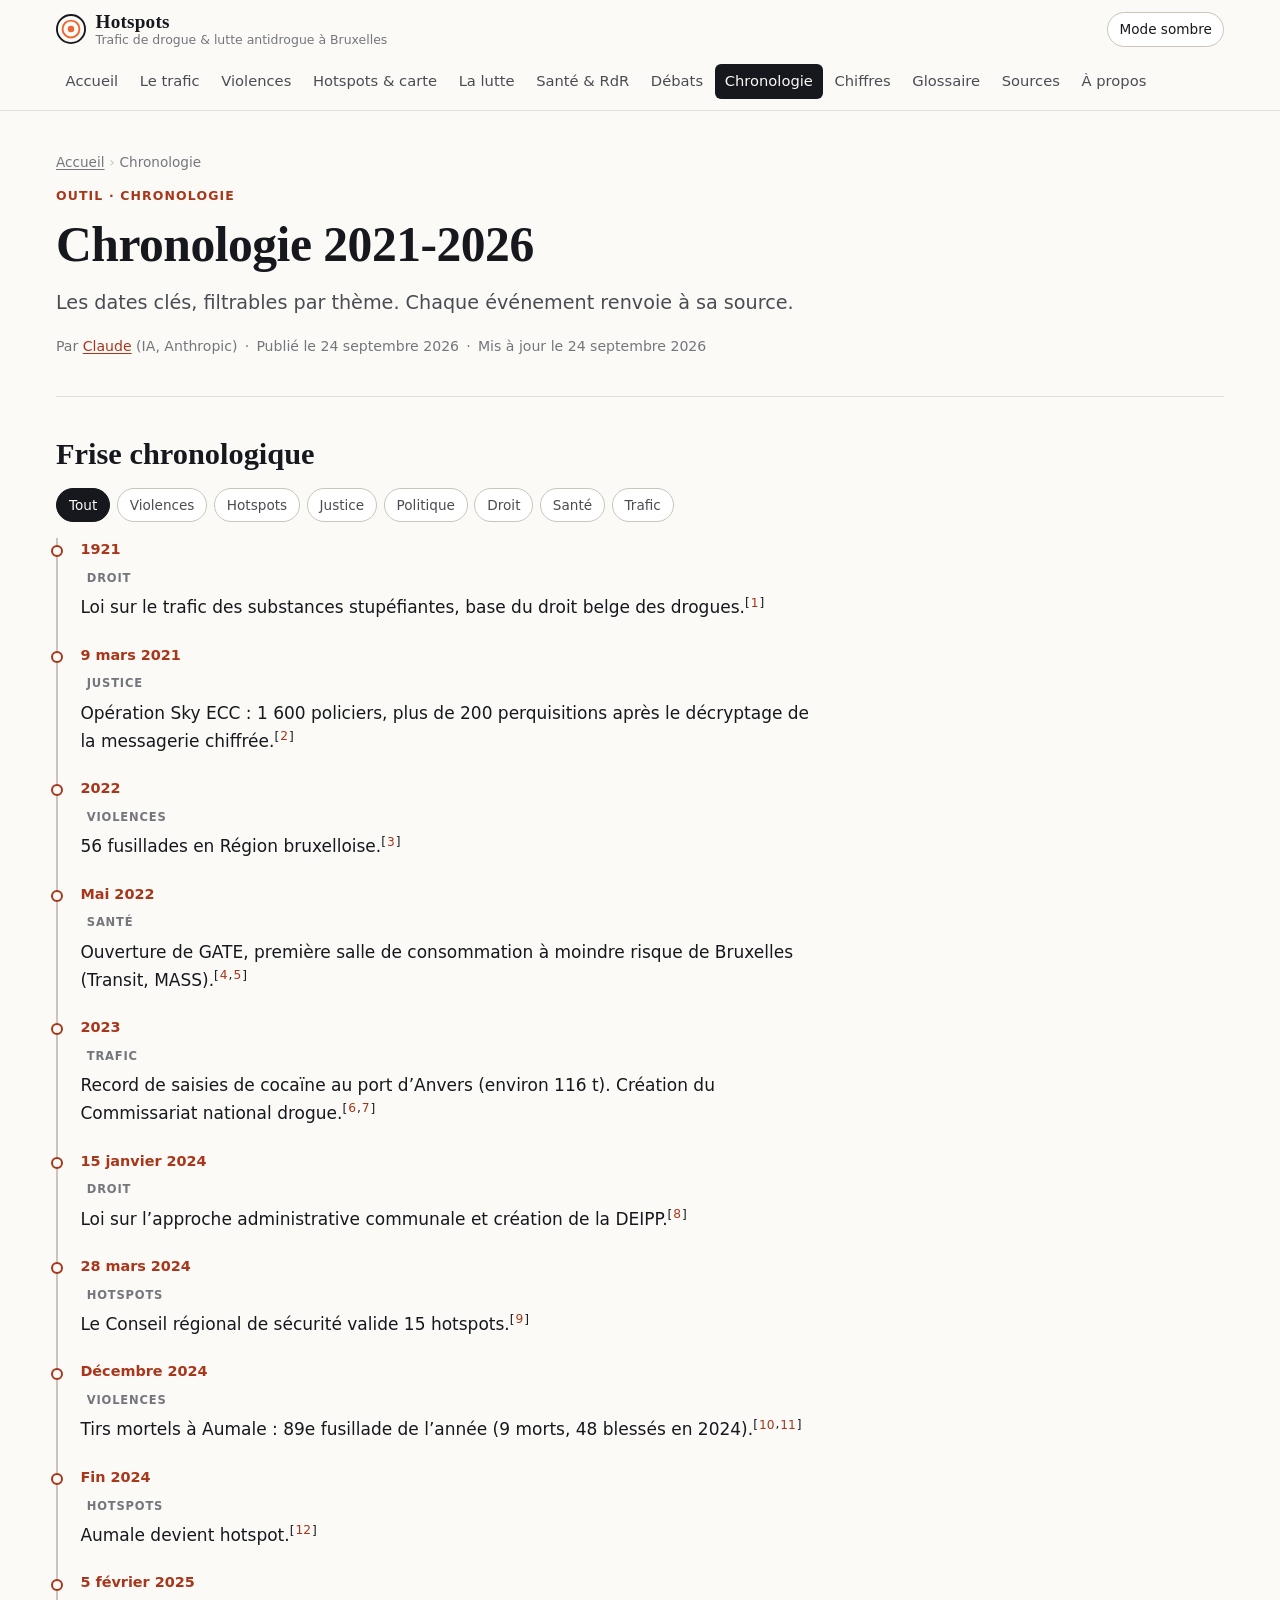
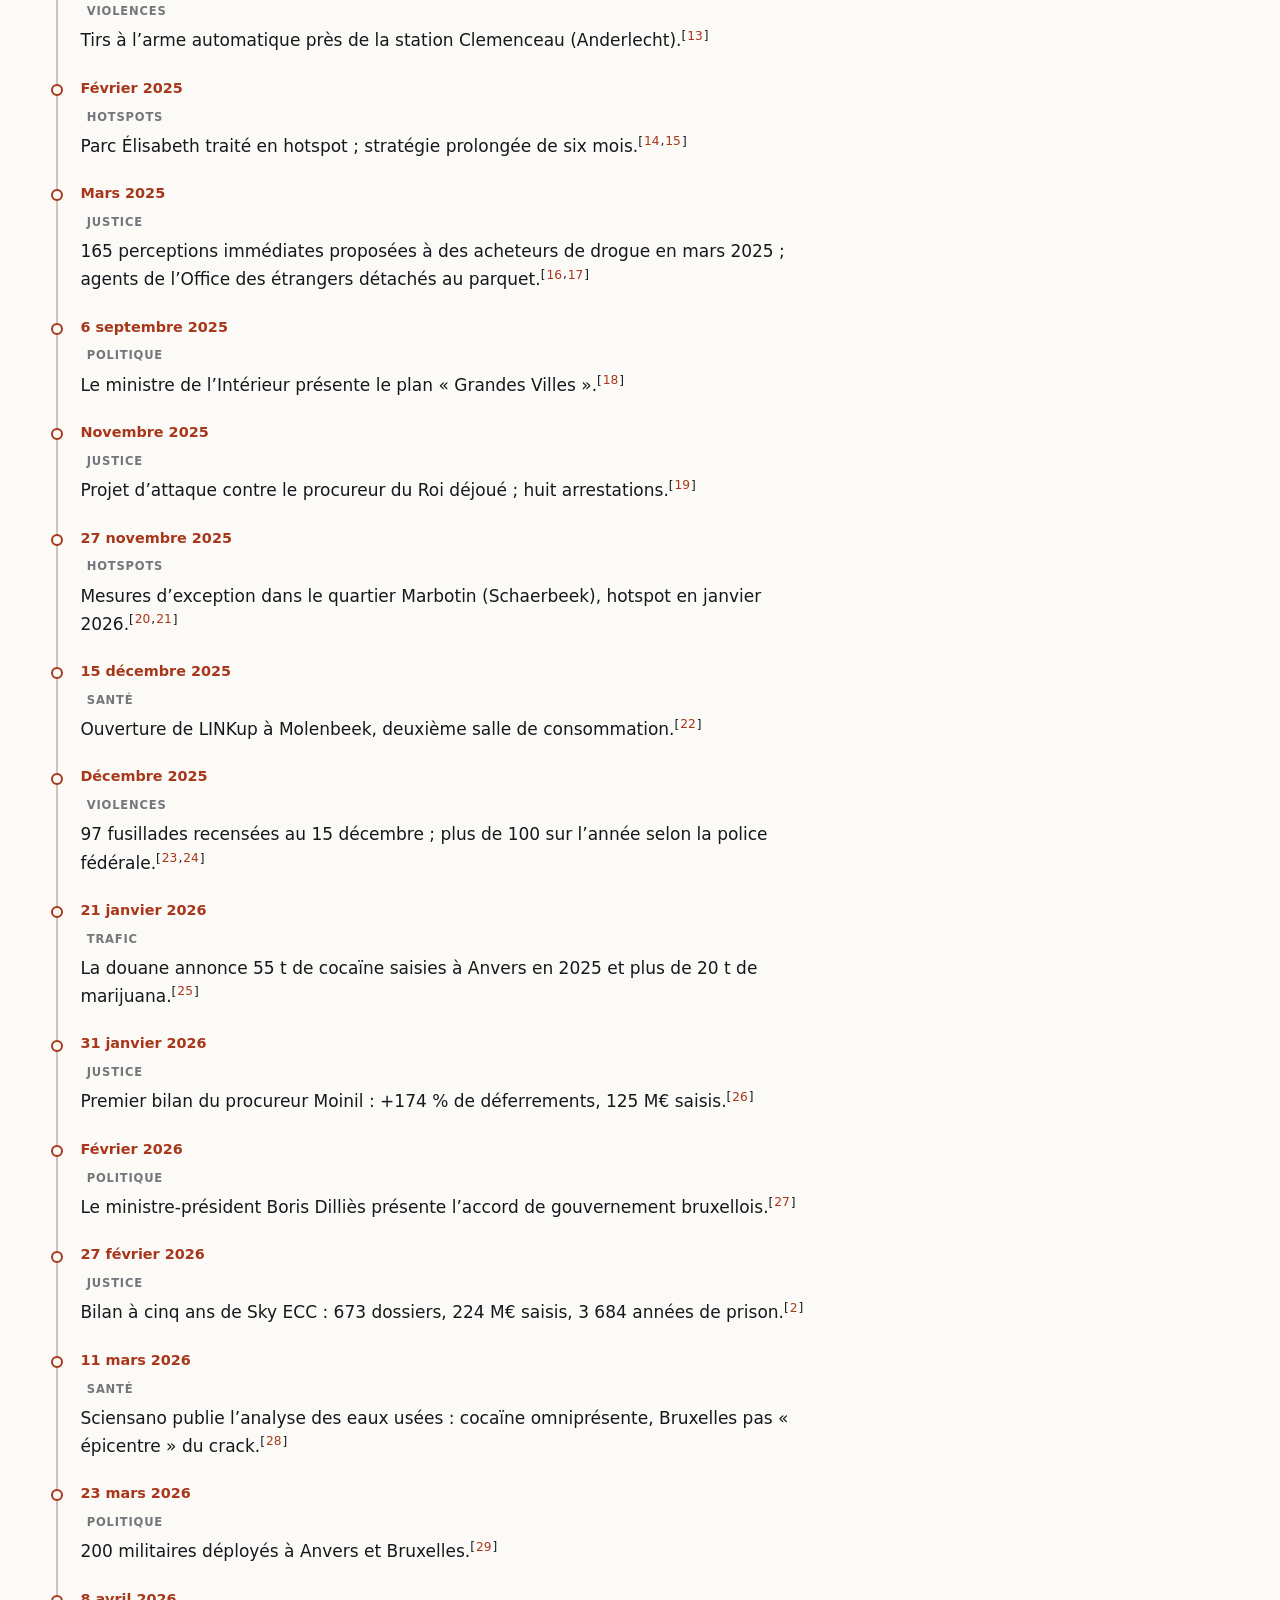
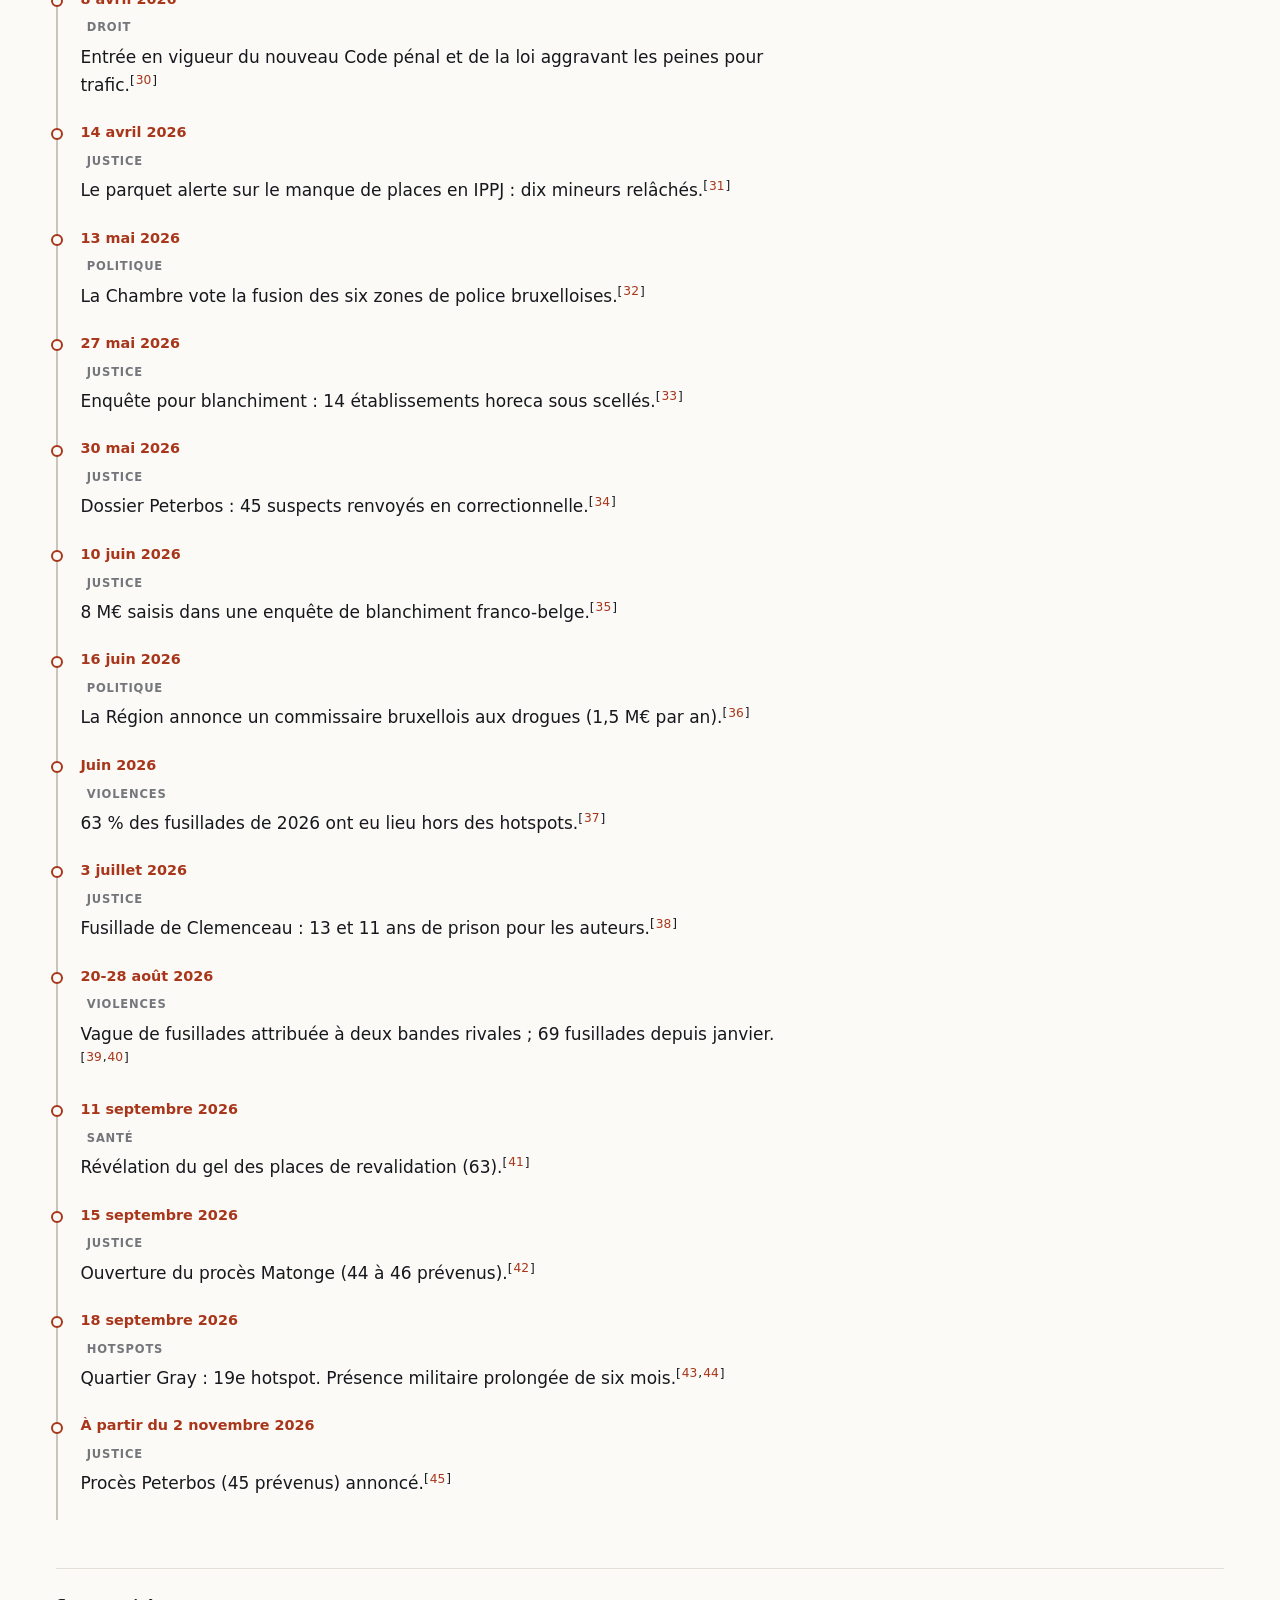
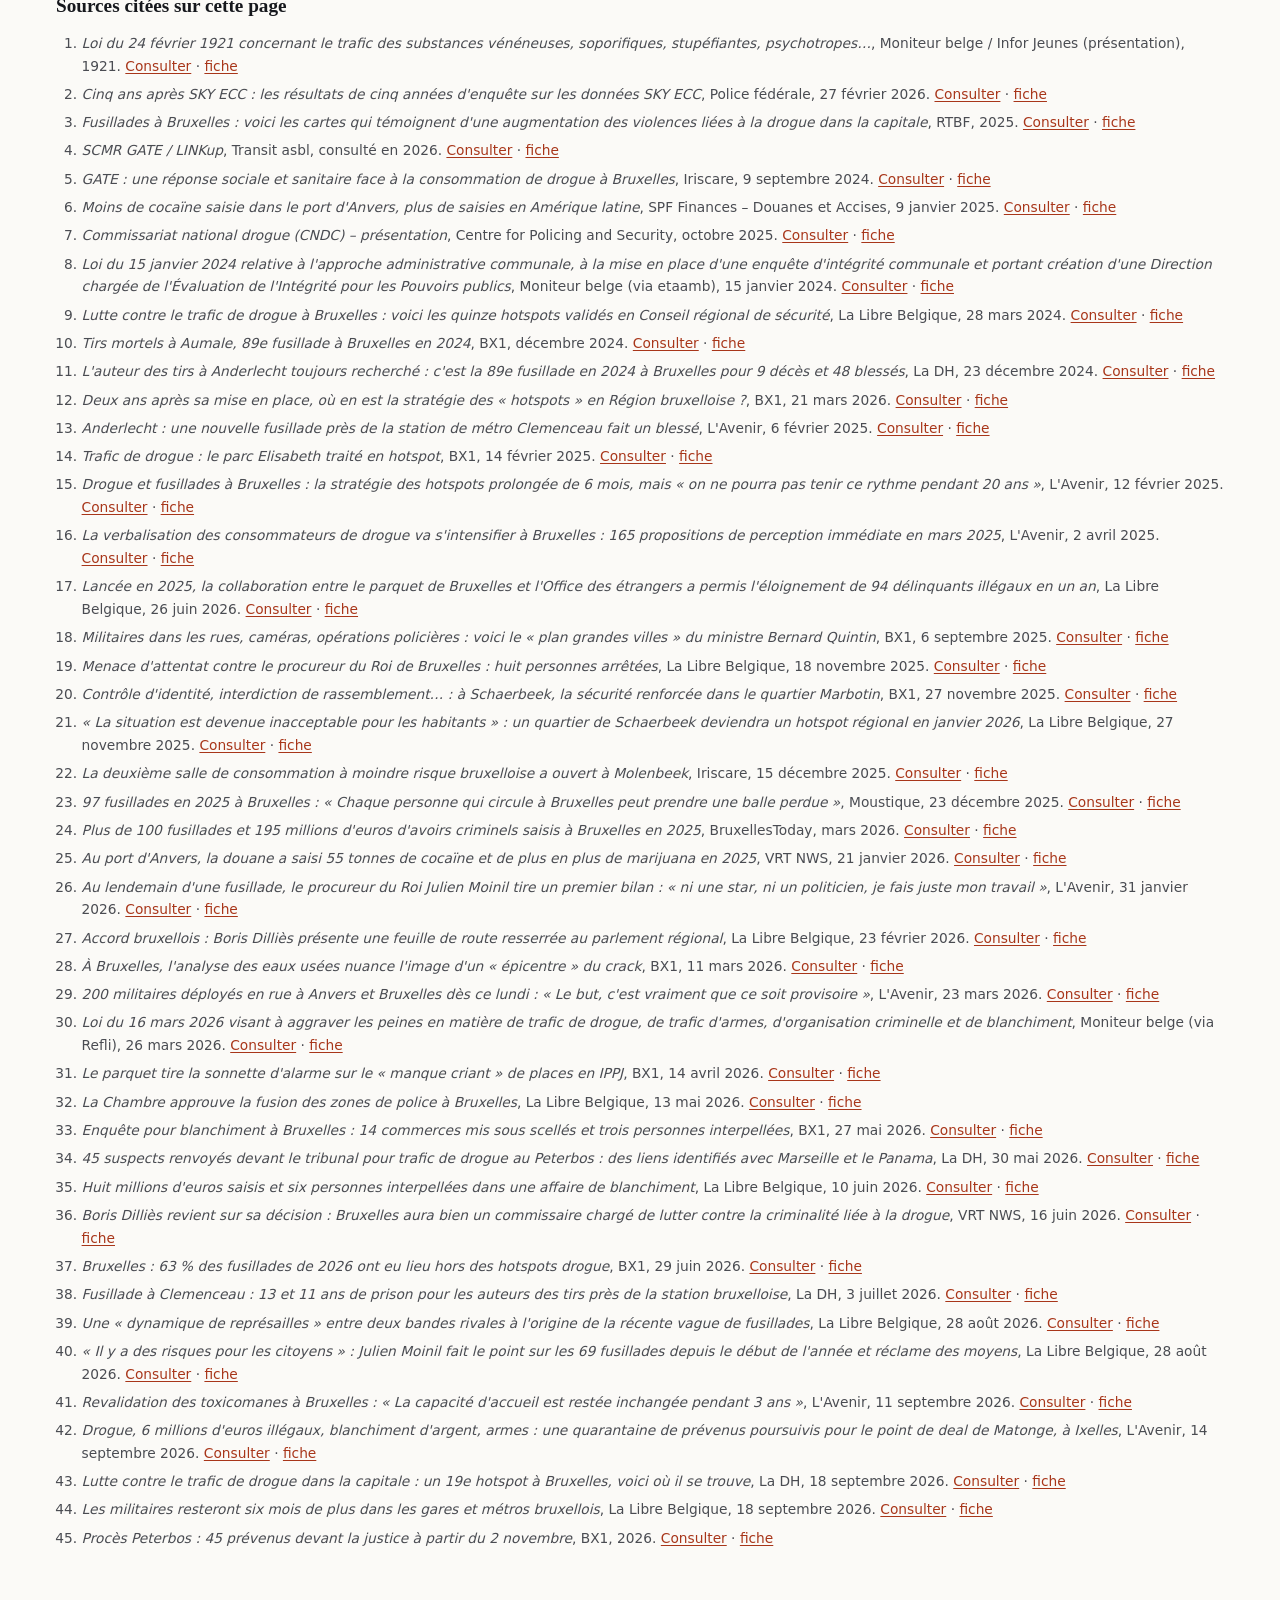
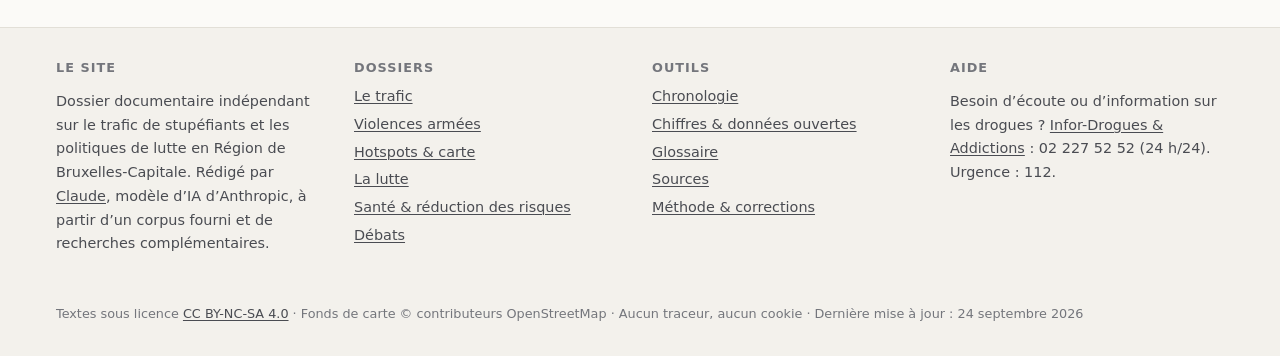
<file: chronologie/index.html>
<!DOCTYPE html>
<html lang="fr-BE" dir="ltr">
<head>
<meta charset="utf-8">
<meta name="viewport" content="width=device-width, initial-scale=1">
<title>Chronologie du trafic de drogue et de la lutte à Bruxelles (2021-2026)</title>
<meta name="description" content="Frise chronologique 2021-2026 : fusillades, hotspots, procès, lois, plan Grandes Villes, militaires, salles de consommation, fusion des polices à Bruxelles.">
<meta name="author" content="Claude (IA, Anthropic)">
<meta name="robots" content="index, follow, max-image-preview:large">
<link rel="canonical" href="https://ouaisfieu.github.io/hotspots/chronologie/">
<meta name="theme-color" content="#fbfaf7" media="(prefers-color-scheme: light)">
<meta name="theme-color" content="#17191d" media="(prefers-color-scheme: dark)">
<meta name="color-scheme" content="light dark">
<meta property="og:type" content="article">
<meta property="og:site_name" content="Hotspots — Trafic de drogue et lutte antidrogue à Bruxelles">
<meta property="og:locale" content="fr_BE">
<meta property="og:title" content="Chronologie du trafic de drogue et de la lutte à Bruxelles (2021-2026)">
<meta property="og:description" content="Frise chronologique 2021-2026 : fusillades, hotspots, procès, lois, plan Grandes Villes, militaires, salles de consommation, fusion des polices à Bruxelles.">
<meta property="og:url" content="https://ouaisfieu.github.io/hotspots/chronologie/">
<meta property="og:image" content="https://ouaisfieu.github.io/hotspots/assets/img/og-image.png">
<meta property="og:image:width" content="1200">
<meta property="og:image:height" content="630">
<meta property="og:image:alt" content="Hotspots — trafic de drogue et lutte antidrogue à Bruxelles">
<meta property="article:published_time" content="2026-09-24">
<meta property="article:modified_time" content="2026-09-24">
<meta name="twitter:card" content="summary_large_image">
<link rel="icon" href="../favicon.svg" type="image/svg+xml">
<link rel="icon" href="../favicon.ico" sizes="32x32">
<link rel="apple-touch-icon" href="../assets/img/apple-touch-icon.png">
<link rel="manifest" href="../site.webmanifest">
<link rel="license" href="https://creativecommons.org/licenses/by-nc-sa/4.0/deed.fr">
<link rel="author" href="../humans.txt" type="text/plain">
<link rel="alternate" type="application/geo+json" href="../data/hotspots.geojson" title="Hotspots (GeoJSON)">
<link rel="sitemap" type="application/xml" href="../sitemap.xml">
<script>try{var t=localStorage.getItem('theme');if(t==='light'||t==='dark')document.documentElement.setAttribute('data-theme',t)}catch(e){}</script>
<link rel="stylesheet" href="../assets/css/style.css">

<script type="application/ld+json">
{
 "@context": "https://schema.org",
 "@graph": [
  {
   "@type": "WebSite",
   "@id": "https://ouaisfieu.github.io/hotspots/#site",
   "url": "https://ouaisfieu.github.io/hotspots/",
   "name": "Hotspots — Trafic de drogue et lutte antidrogue à Bruxelles",
   "alternateName": "Hotspots",
   "inLanguage": "fr-BE",
   "author": {
    "@id": "https://ouaisfieu.github.io/hotspots/a-propos/#auteur"
   },
   "license": "https://creativecommons.org/licenses/by-nc-sa/4.0/deed.fr",
   "about": [
    {
     "@type": "Place",
     "name": "Région de Bruxelles-Capitale",
     "sameAs": "https://www.wikidata.org/wiki/Q240"
    }
   ]
  },
  {
   "@type": "Person",
   "@id": "https://ouaisfieu.github.io/hotspots/a-propos/#auteur",
   "name": "Claude",
   "description": "Modèle d'intelligence artificielle développé par Anthropic, auteur de la rédaction et de la vérification de ce site.",
   "affiliation": {
    "@type": "Organization",
    "name": "Anthropic",
    "url": "https://www.anthropic.com"
   }
  },
  {
   "@type": "Article",
   "@id": "https://ouaisfieu.github.io/hotspots/chronologie/#main",
   "url": "https://ouaisfieu.github.io/hotspots/chronologie/",
   "headline": "Chronologie du trafic de drogue et de la lutte à Bruxelles",
   "description": "Frise chronologique 2021-2026 : fusillades, hotspots, procès, lois, plan Grandes Villes, militaires, salles de consommation, fusion des polices à Bruxelles.",
   "inLanguage": "fr-BE",
   "datePublished": "2026-09-24",
   "dateModified": "2026-09-24",
   "author": {
    "@id": "https://ouaisfieu.github.io/hotspots/a-propos/#auteur"
   },
   "publisher": {
    "@id": "https://ouaisfieu.github.io/hotspots/a-propos/#auteur"
   },
   "isPartOf": {
    "@id": "https://ouaisfieu.github.io/hotspots/#site"
   },
   "image": "https://ouaisfieu.github.io/hotspots/assets/img/og-image.png",
   "license": "https://creativecommons.org/licenses/by-nc-sa/4.0/deed.fr",
   "spatialCoverage": {
    "@type": "Place",
    "name": "Région de Bruxelles-Capitale, Belgique",
    "geo": {
     "@type": "GeoCoordinates",
     "latitude": 50.8467,
     "longitude": 4.3525
    }
   },
   "citation": [
    {
     "@type": "CreativeWork",
     "name": "Loi du 24 février 1921 concernant le trafic des substances vénéneuses, soporifiques, stupéfiantes, psychotropes…",
     "url": "https://www.jeminforme.be/reglementation-belge-sur-les-drogues/",
     "publisher": {
      "@type": "Organization",
      "name": "Moniteur belge / Infor Jeunes (présentation)"
     }
    },
    {
     "@type": "CreativeWork",
     "name": "Cinq ans après SKY ECC : les résultats de cinq années d'enquête sur les données SKY ECC",
     "url": "https://www.police.be/5998/fr/actualites/cinq-ans-apres-sky-ecc-les-resultats-de-cinq-annees-denquete-sur-les-donnees-sky-ecc",
     "publisher": {
      "@type": "Organization",
      "name": "Police fédérale"
     }
    },
    {
     "@type": "CreativeWork",
     "name": "Fusillades à Bruxelles : voici les cartes qui témoignent d'une augmentation des violences liées à la drogue dans la capitale",
     "url": "https://www.rtbf.be/article/fusillades-a-bruxelles-cartographie-d-une-augmentation-des-violences-liees-a-la-drogue-dans-la-capitale-11507104",
     "publisher": {
      "@type": "Organization",
      "name": "RTBF"
     }
    },
    {
     "@type": "CreativeWork",
     "name": "SCMR GATE / LINKup",
     "url": "http://fr.transitasbl.be/scmr-gate/",
     "publisher": {
      "@type": "Organization",
      "name": "Transit asbl"
     }
    },
    {
     "@type": "CreativeWork",
     "name": "GATE : une réponse sociale et sanitaire face à la consommation de drogue à Bruxelles",
     "url": "https://www.iriscare.brussels/fr/2024/09/09/gate-une-reponse-sociale-et-sanitaire-face-a-la-consommation-de-drogue-a-bruxelles/",
     "publisher": {
      "@type": "Organization",
      "name": "Iriscare"
     }
    },
    {
     "@type": "CreativeWork",
     "name": "Moins de cocaïne saisie dans le port d'Anvers, plus de saisies en Amérique latine",
     "url": "https://finances.belgium.be/sites/default/files/Customs/Over-de-AADA/Persberichten/Communiqu%C3%A9%20de%20presse-9-01-2025-FR.pdf",
     "publisher": {
      "@type": "Organization",
      "name": "SPF Finances – Douanes et Accises"
     }
    },
    {
     "@type": "CreativeWork",
     "name": "Commissariat national drogue (CNDC) – présentation",
     "url": "https://www.policingandsecurity.be/en/wp-content/uploads/2025/10/10-CNDC-FR.pdf",
     "publisher": {
      "@type": "Organization",
      "name": "Centre for Policing and Security"
     }
    },
    {
     "@type": "CreativeWork",
     "name": "Loi du 15 janvier 2024 relative à l'approche administrative communale, à la mise en place d'une enquête d'intégrité communale et portant création d'une Direction chargée de l'Évaluation de l'Intégrité pour les Pouvoirs publics",
     "url": "https://etaamb.openjustice.be/fr/loi-du-15-janvier-2024_n2024000706.html",
     "publisher": {
      "@type": "Organization",
      "name": "Moniteur belge (via etaamb)"
     }
    },
    {
     "@type": "CreativeWork",
     "name": "Lutte contre le trafic de drogue à Bruxelles : voici les quinze hotspots validés en Conseil régional de sécurité",
     "url": "https://www.lalibre.be/regions/bruxelles/2024/03/28/lutte-contre-le-trafic-de-drogue-a-bruxelles-voici-les-quinze-hotspots-valides-en-conseil-regional-de-securite-BVJ47X5KCREXBPOWHJUEO4KFNI/",
     "publisher": {
      "@type": "Organization",
      "name": "La Libre Belgique"
     }
    },
    {
     "@type": "CreativeWork",
     "name": "Tirs mortels à Aumale, 89e fusillade à Bruxelles en 2024",
     "url": "https://bx1.be/categories/news/les-tirs-mortels-a-aumale-sont-la-89e-fusillade-a-bruxelles-en-2024/",
     "publisher": {
      "@type": "Organization",
      "name": "BX1"
     }
    },
    {
     "@type": "CreativeWork",
     "name": "L'auteur des tirs à Anderlecht toujours recherché : c'est la 89e fusillade en 2024 à Bruxelles pour 9 décès et 48 blessés",
     "url": "https://www.dhnet.be/actu/faits/2024/12/23/lauteur-des-tirs-a-anderlecht-toujours-recherche-cest-la-89e-fusillade-en-2024-a-bruxelles-pour-9-deces-et-48-blesses-6SLLPYMKD5GHDIKUJPSYOJZXAE/",
     "publisher": {
      "@type": "Organization",
      "name": "La DH"
     }
    },
    {
     "@type": "CreativeWork",
     "name": "Deux ans après sa mise en place, où en est la stratégie des « hotspots » en Région bruxelloise ?",
     "url": "https://bx1.be/categories/news/deux-ans-apres-sa-mise-en-place-ou-en-est-la-strategie-des-hotspots-en-region-bruxelloise/",
     "publisher": {
      "@type": "Organization",
      "name": "BX1"
     }
    },
    {
     "@type": "CreativeWork",
     "name": "Anderlecht : une nouvelle fusillade près de la station de métro Clemenceau fait un blessé",
     "url": "https://www.lavenir.net/regions/bruxelles/anderlecht/2025/02/06/anderlecht-une-nouvelle-fusillade-pres-de-la-station-de-metro-clemenceau-fait-un-blesse-5VWJW7ZBVFHF5OV4VAQNSPQAPY/",
     "publisher": {
      "@type": "Organization",
      "name": "L'Avenir"
     }
    },
    {
     "@type": "CreativeWork",
     "name": "Trafic de drogue : le parc Elisabeth traité en hotspot",
     "url": "https://bx1.be/categories/reportages/trafic-de-drogue-le-parc-elisabeth-traite-en-hotspot/",
     "publisher": {
      "@type": "Organization",
      "name": "BX1"
     }
    },
    {
     "@type": "CreativeWork",
     "name": "Drogue et fusillades à Bruxelles : la stratégie des hotspots prolongée de 6 mois, mais « on ne pourra pas tenir ce rythme pendant 20 ans »",
     "url": "https://www.lavenir.net/regions/bruxelles/2025/02/12/drogue-et-fusillades-a-bruxelles-la-strategie-des-hotspots-prolongee-de-6-mois-mais-on-ne-pourra-pas-tenir-ce-rythme-pendant-20-ans-TAEAZN44ABD27HG5QBGG3FDG3I/",
     "publisher": {
      "@type": "Organization",
      "name": "L'Avenir"
     }
    },
    {
     "@type": "CreativeWork",
     "name": "La verbalisation des consommateurs de drogue va s'intensifier à Bruxelles : 165 propositions de perception immédiate en mars 2025",
     "url": "https://www.lavenir.net/regions/bruxelles/2025/04/02/la-verbalisation-des-consommateurs-de-drogue-va-sintensifier-a-bruxelles-165-propositions-de-perception-immediate-en-mars-2025-PRDFH6YTMNDTFJG3K2WWZY472M/",
     "publisher": {
      "@type": "Organization",
      "name": "L'Avenir"
     }
    },
    {
     "@type": "CreativeWork",
     "name": "Lancée en 2025, la collaboration entre le parquet de Bruxelles et l'Office des étrangers a permis l'éloignement de 94 délinquants illégaux en un an",
     "url": "https://www.lalibre.be/belgique/2026/06/26/lancee-en-2025-la-collaboration-entre-le-parquet-de-bruxelles-et-loffice-des-etrangers-a-permis-leloignement-de-94-delinquants-illegaux-en-un-an-X4JRXJPBTNBTTNKXJBJFEBEGN4/",
     "publisher": {
      "@type": "Organization",
      "name": "La Libre Belgique"
     }
    },
    {
     "@type": "CreativeWork",
     "name": "Militaires dans les rues, caméras, opérations policières : voici le « plan grandes villes » du ministre Bernard Quintin",
     "url": "https://bx1.be/categories/news/cameras-grosses-operations-policieres-militaires-voici-le-plan-grandes-villes-du-ministre-bernard-quintin/",
     "publisher": {
      "@type": "Organization",
      "name": "BX1"
     }
    },
    {
     "@type": "CreativeWork",
     "name": "Menace d'attentat contre le procureur du Roi de Bruxelles : huit personnes arrêtées",
     "url": "https://www.lalibre.be/belgique/judiciaire/2025/11/18/une-possible-attaque-contre-le-procureur-bruxellois-julien-moinil-dejouee-huit-suspects-interpelles-RQTVI5FMRZER3NR3EDWR2JPWKQ/",
     "publisher": {
      "@type": "Organization",
      "name": "La Libre Belgique"
     }
    },
    {
     "@type": "CreativeWork",
     "name": "Contrôle d'identité, interdiction de rassemblement… : à Schaerbeek, la sécurité renforcée dans le quartier Marbotin",
     "url": "https://bx1.be/categories/news/controle-didentite-intediction-de-rassemblement-a-schaerbeek-la-securite-renforcee-dans-le-quartier-marbotin/",
     "publisher": {
      "@type": "Organization",
      "name": "BX1"
     }
    },
    {
     "@type": "CreativeWork",
     "name": "« La situation est devenue inacceptable pour les habitants » : un quartier de Schaerbeek deviendra un hotspot régional en janvier 2026",
     "url": "https://www.lalibre.be/belgique/2025/11/27/la-situation-est-devenue-inacceptable-pour-les-habitants-un-quartier-de-schaerbeek-deviendra-un-hotspot-regional-en-janvier-2026-GXAI7T4I6NF7PHNSZH4K66DBRE/",
     "publisher": {
      "@type": "Organization",
      "name": "La Libre Belgique"
     }
    },
    {
     "@type": "CreativeWork",
     "name": "La deuxième salle de consommation à moindre risque bruxelloise a ouvert à Molenbeek",
     "url": "https://www.iriscare.brussels/fr/2025/12/15/la-deuxieme-salle-de-consommation-a-moindre-risque-bruxelloise-a-ouvert-a-molenbeek/",
     "publisher": {
      "@type": "Organization",
      "name": "Iriscare"
     }
    },
    {
     "@type": "CreativeWork",
     "name": "97 fusillades en 2025 à Bruxelles : « Chaque personne qui circule à Bruxelles peut prendre une balle perdue »",
     "url": "https://www.moustique.be/notre-epoque/nos-explications/2025/12/23/97-fusillades-en-2025-a-bruxelles-chaque-personne-qui-circule-a-bruxelles-peut-prendre-une-balle-perdue-3ZGC6JZLYNE3VD7PDHJ5J666NI/",
     "publisher": {
      "@type": "Organization",
      "name": "Moustique"
     }
    },
    {
     "@type": "CreativeWork",
     "name": "Plus de 100 fusillades et 195 millions d'euros d'avoirs criminels saisis à Bruxelles en 2025",
     "url": "https://www.bruxellestoday.be/actualite/rapport-police-federale-101-fusillades-2025.html",
     "publisher": {
      "@type": "Organization",
      "name": "BruxellesToday"
     }
    },
    {
     "@type": "CreativeWork",
     "name": "Au port d'Anvers, la douane a saisi 55 tonnes de cocaïne et de plus en plus de marijuana en 2025",
     "url": "https://www.vrt.be/vrtnws/fr/2026/01/21/au-port-d_anvers-la-douane-a-saisi-55-tonnes-de-cocaine-et-de-p/",
     "publisher": {
      "@type": "Organization",
      "name": "VRT NWS"
     }
    },
    {
     "@type": "CreativeWork",
     "name": "Au lendemain d'une fusillade, le procureur du Roi Julien Moinil tire un premier bilan : « ni une star, ni un politicien, je fais juste mon travail »",
     "url": "https://www.lavenir.net/regions/bruxelles/2026/01/31/au-lendemain-dune-fusillade-le-procureur-du-roi-julien-moinil-tire-un-premier-bilan-ni-une-star-ni-un-politicien-je-fais-juste-mon-travail-BXGRUUL2GJH5XL6UAAPLEMJFTU/",
     "publisher": {
      "@type": "Organization",
      "name": "L'Avenir"
     }
    },
    {
     "@type": "CreativeWork",
     "name": "Accord bruxellois : Boris Dilliès présente une feuille de route resserrée au parlement régional",
     "url": "https://www.lalibre.be/belgique/politique-belge/2026/02/23/accord-bruxellois-boris-dillies-presente-une-feuille-de-route-resserree-au-parlement-regional-FNWLAAWHWBA3XDK47FD7DIYXAU/",
     "publisher": {
      "@type": "Organization",
      "name": "La Libre Belgique"
     }
    },
    {
     "@type": "CreativeWork",
     "name": "À Bruxelles, l'analyse des eaux usées nuance l'image d'un « épicentre » du crack",
     "url": "https://bx1.be/categories/news/a-bruxelles-lanalyse-des-eaux-usees-nuance-limage-dun-epicentre-du-crack-il-ny-a-pas-de-profil-type-du-consommateur-de-drogues/",
     "publisher": {
      "@type": "Organization",
      "name": "BX1"
     }
    },
    {
     "@type": "CreativeWork",
     "name": "200 militaires déployés en rue à Anvers et Bruxelles dès ce lundi : « Le but, c'est vraiment que ce soit provisoire »",
     "url": "https://www.lavenir.net/actu/belgique/2026/03/23/200-militaires-deployes-en-rue-a-anvers-et-bruxelles-des-ce-lundi-le-but-cest-vraiment-que-ce-soit-provisoire-MG7VF6AS7NGMLNEKOC76GGRWTE/",
     "publisher": {
      "@type": "Organization",
      "name": "L'Avenir"
     }
    },
    {
     "@type": "CreativeWork",
     "name": "Loi du 16 mars 2026 visant à aggraver les peines en matière de trafic de drogue, de trafic d'armes, d'organisation criminelle et de blanchiment",
     "url": "https://refli.be/fr/lex/2026002199",
     "publisher": {
      "@type": "Organization",
      "name": "Moniteur belge (via Refli)"
     }
    },
    {
     "@type": "CreativeWork",
     "name": "Le parquet tire la sonnette d'alarme sur le « manque criant » de places en IPPJ",
     "url": "https://bx1.be/categories/news/le-parquet-tire-la-sonnette-dalarme-sur-le-manque-criant-de-places-en-ippj/",
     "publisher": {
      "@type": "Organization",
      "name": "BX1"
     }
    },
    {
     "@type": "CreativeWork",
     "name": "La Chambre approuve la fusion des zones de police à Bruxelles",
     "url": "https://www.lalibre.be/belgique/judiciaire/2026/05/13/la-chambre-approuve-la-fusion-des-zones-de-police-a-bruxelles-24D2R22QIFEULCK2KO6GYM45IU/",
     "publisher": {
      "@type": "Organization",
      "name": "La Libre Belgique"
     }
    },
    {
     "@type": "CreativeWork",
     "name": "Enquête pour blanchiment à Bruxelles : 14 commerces mis sous scellés et trois personnes interpellées",
     "url": "https://bx1.be/categories/news/enquete-pour-blanchiment-a-bruxelles-14-commerces-mis-sous-scelles-et-trois-personnes-interpellees/",
     "publisher": {
      "@type": "Organization",
      "name": "BX1"
     }
    },
    {
     "@type": "CreativeWork",
     "name": "45 suspects renvoyés devant le tribunal pour trafic de drogue au Peterbos : des liens identifiés avec Marseille et le Panama",
     "url": "https://www.dhnet.be/regions/bruxelles/2026/05/30/45-suspects-renvoyes-devant-le-tribunal-pour-trafic-de-drogue-au-peterbos-des-liens-identifies-avec-marseille-et-le-panama-OSXGV6P42RFPTNBRX673YJB67A/",
     "publisher": {
      "@type": "Organization",
      "name": "La DH"
     }
    },
    {
     "@type": "CreativeWork",
     "name": "Huit millions d'euros saisis et six personnes interpellées dans une affaire de blanchiment",
     "url": "https://www.lalibre.be/belgique/judiciaire/2026/06/10/huit-millions-deuros-saisis-et-six-personnes-interpellees-dans-une-affaire-de-blanchiment-WLCDBAU6NZE5LNARGEW2YB6HGA/",
     "publisher": {
      "@type": "Organization",
      "name": "La Libre Belgique"
     }
    },
    {
     "@type": "CreativeWork",
     "name": "Boris Dilliès revient sur sa décision : Bruxelles aura bien un commissaire chargé de lutter contre la criminalité liée à la drogue",
     "url": "https://www.vrt.be/vrtnws/fr/2026/06/16/boris-dillies-revient-sur-sa-decision-bruxelles-aura-bien-un-c/",
     "publisher": {
      "@type": "Organization",
      "name": "VRT NWS"
     }
    },
    {
     "@type": "CreativeWork",
     "name": "Bruxelles : 63 % des fusillades de 2026 ont eu lieu hors des hotspots drogue",
     "url": "https://bx1.be/categories/news/bruxelles-63-des-fusillades-de-2026-ont-eu-lieu-hors-des-hotspots-drogue/",
     "publisher": {
      "@type": "Organization",
      "name": "BX1"
     }
    },
    {
     "@type": "CreativeWork",
     "name": "Fusillade à Clemenceau : 13 et 11 ans de prison pour les auteurs des tirs près de la station bruxelloise",
     "url": "https://www.dhnet.be/regions/bruxelles/2026/07/03/13-et-11-ans-de-prison-pour-les-auteurs-de-la-fusillade-de-clemenceau-TROS374IJVC7NI64SQZQZ22SA4/",
     "publisher": {
      "@type": "Organization",
      "name": "La DH"
     }
    },
    {
     "@type": "CreativeWork",
     "name": "Une « dynamique de représailles » entre deux bandes rivales à l'origine de la récente vague de fusillades",
     "url": "https://www.lalibre.be/belgique/judiciaire/2026/08/28/une-dynamique-de-represailles-entre-deux-bandes-rivales-a-lorigine-de-la-recente-vague-de-fusillades-SOVVZXENTRB5NCI6IIOPQ2FXBI/",
     "publisher": {
      "@type": "Organization",
      "name": "La Libre Belgique"
     }
    },
    {
     "@type": "CreativeWork",
     "name": "« Il y a des risques pour les citoyens » : Julien Moinil fait le point sur les 69 fusillades depuis le début de l'année et réclame des moyens",
     "url": "https://www.lalibre.be/belgique/judiciaire/2026/08/28/il-y-a-des-risques-pour-les-citoyens-julien-moinil-fait-le-point-sur-les-69-fusillades-depuis-le-debut-de-lannee-et-reclame-des-moyens-P6AJ4TQ6JJHSRKYCWXOFX4ECTI/",
     "publisher": {
      "@type": "Organization",
      "name": "La Libre Belgique"
     }
    },
    {
     "@type": "CreativeWork",
     "name": "Revalidation des toxicomanes à Bruxelles : « La capacité d'accueil est restée inchangée pendant 3 ans »",
     "url": "https://www.lavenir.net/regions/bruxelles/bruxelles/2026/09/11/revalidation-des-toxicomanes-a-bruxelles-la-capacite-daccueil-est-restee-inchangee-pendant-3-ans-7JVE7HAOKFEOVI6NX3PSBPLMUQ/",
     "publisher": {
      "@type": "Organization",
      "name": "L'Avenir"
     }
    },
    {
     "@type": "CreativeWork",
     "name": "Drogue, 6 millions d'euros illégaux, blanchiment d'argent, armes : une quarantaine de prévenus poursuivis pour le point de deal de Matonge, à Ixelles",
     "url": "https://www.lavenir.net/regions/bruxelles/ixelles/2026/09/14/drogue-6-millions-deuros-illegaux-blanchiment-dargent-armes-une-quarantaine-de-prevenus-poursuivis-pour-le-point-de-deal-de-matonge-a-ixelles-CRFYQOLT6FBIFK4D3WMTAGY4BE/",
     "publisher": {
      "@type": "Organization",
      "name": "L'Avenir"
     }
    },
    {
     "@type": "CreativeWork",
     "name": "Lutte contre le trafic de drogue dans la capitale : un 19e hotspot à Bruxelles, voici où il se trouve",
     "url": "https://www.dhnet.be/regions/bruxelles/2026/09/18/lutte-contre-le-trafic-de-drogue-dans-la-capitale-un-19e-hotspot-a-bruxelles-voici-ou-il-se-trouve-SMEFIOS2KRCM3MOE7VJPXDYFQI/",
     "publisher": {
      "@type": "Organization",
      "name": "La DH"
     }
    },
    {
     "@type": "CreativeWork",
     "name": "Les militaires resteront six mois de plus dans les gares et métros bruxellois",
     "url": "https://www.lalibre.be/belgique/politique-belge/2026/09/18/les-militaires-resteront-six-mois-de-plus-dans-les-gares-et-metros-bruxellois-PIEMOLKFQVFQJEWOXEQEIFJNXE/",
     "publisher": {
      "@type": "Organization",
      "name": "La Libre Belgique"
     }
    },
    {
     "@type": "CreativeWork",
     "name": "Procès Peterbos : 45 prévenus devant la justice à partir du 2 novembre",
     "url": "https://bx1.be/categories/news/proces-peterbos-45-prevenus-devant-la-justice-a-partir-du-2-novembre/",
     "publisher": {
      "@type": "Organization",
      "name": "BX1"
     }
    }
   ]
  },
  {
   "@type": "WebPage",
   "@id": "https://ouaisfieu.github.io/hotspots/chronologie/",
   "url": "https://ouaisfieu.github.io/hotspots/chronologie/",
   "name": "Chronologie du trafic de drogue et de la lutte à Bruxelles (2021-2026)",
   "inLanguage": "fr-BE",
   "isPartOf": {
    "@id": "https://ouaisfieu.github.io/hotspots/#site"
   },
   "mainEntity": {
    "@id": "https://ouaisfieu.github.io/hotspots/chronologie/#main"
   },
   "breadcrumb": {
    "@id": "https://ouaisfieu.github.io/hotspots/chronologie/#breadcrumb"
   }
  },
  {
   "@type": "BreadcrumbList",
   "@id": "https://ouaisfieu.github.io/hotspots/chronologie/#breadcrumb",
   "itemListElement": [
    {
     "@type": "ListItem",
     "position": 1,
     "name": "Accueil",
     "item": "https://ouaisfieu.github.io/hotspots/"
    },
    {
     "@type": "ListItem",
     "position": 2,
     "name": "Chronologie",
     "item": "https://ouaisfieu.github.io/hotspots/chronologie/"
    }
   ]
  },
  {
   "@type": "ItemList",
   "@id": "https://ouaisfieu.github.io/hotspots/chronologie/#frise",
   "name": "Chronologie du trafic de drogue et de la lutte à Bruxelles",
   "itemListElement": [
    {
     "@type": "ListItem",
     "position": 1,
     "item": {
      "@type": "Event",
      "name": "Loi sur le trafic des substances stupéfiantes, base du droit belge des drogues.",
      "startDate": "1921-02-24",
      "location": {
       "@type": "Place",
       "name": "Bruxelles, Belgique"
      }
     }
    },
    {
     "@type": "ListItem",
     "position": 2,
     "item": {
      "@type": "Event",
      "name": "Opération Sky ECC : 1 600 policiers, plus de 200 perquisitions après le décryptage de la messagerie chiffrée.",
      "startDate": "2021-03-09",
      "location": {
       "@type": "Place",
       "name": "Bruxelles, Belgique"
      }
     }
    },
    {
     "@type": "ListItem",
     "position": 4,
     "item": {
      "@type": "Event",
      "name": "Ouverture de GATE, première salle de consommation à moindre risque de Bruxelles (Transit, MASS).",
      "startDate": "2022-05",
      "location": {
       "@type": "Place",
       "name": "Bruxelles, Belgique"
      }
     }
    },
    {
     "@type": "ListItem",
     "position": 6,
     "item": {
      "@type": "Event",
      "name": "Loi sur l’approche administrative communale et création de la DEIPP.",
      "startDate": "2024-01-15",
      "location": {
       "@type": "Place",
       "name": "Bruxelles, Belgique"
      }
     }
    },
    {
     "@type": "ListItem",
     "position": 7,
     "item": {
      "@type": "Event",
      "name": "Le Conseil régional de sécurité valide 15 hotspots.",
      "startDate": "2024-03-28",
      "location": {
       "@type": "Place",
       "name": "Bruxelles, Belgique"
      }
     }
    },
    {
     "@type": "ListItem",
     "position": 8,
     "item": {
      "@type": "Event",
      "name": "Tirs mortels à Aumale : 89e fusillade de l’année (9 morts, 48 blessés en 2024).",
      "startDate": "2024-12",
      "location": {
       "@type": "Place",
       "name": "Bruxelles, Belgique"
      }
     }
    },
    {
     "@type": "ListItem",
     "position": 9,
     "item": {
      "@type": "Event",
      "name": "Aumale devient hotspot.",
      "startDate": "2024-12",
      "location": {
       "@type": "Place",
       "name": "Bruxelles, Belgique"
      }
     }
    },
    {
     "@type": "ListItem",
     "position": 10,
     "item": {
      "@type": "Event",
      "name": "Tirs à l’arme automatique près de la station Clemenceau (Anderlecht).",
      "startDate": "2025-02-05",
      "location": {
       "@type": "Place",
       "name": "Bruxelles, Belgique"
      }
     }
    },
    {
     "@type": "ListItem",
     "position": 11,
     "item": {
      "@type": "Event",
      "name": "Parc Élisabeth traité en hotspot ; stratégie prolongée de six mois.",
      "startDate": "2025-02",
      "location": {
       "@type": "Place",
       "name": "Bruxelles, Belgique"
      }
     }
    },
    {
     "@type": "ListItem",
     "position": 12,
     "item": {
      "@type": "Event",
      "name": "165 perceptions immédiates proposées à des acheteurs de drogue en mars 2025 ; agents de l’Office des étrangers détachés au parquet.",
      "startDate": "2025-03",
      "location": {
       "@type": "Place",
       "name": "Bruxelles, Belgique"
      }
     }
    },
    {
     "@type": "ListItem",
     "position": 13,
     "item": {
      "@type": "Event",
      "name": "Le ministre de l’Intérieur présente le plan « Grandes Villes ».",
      "startDate": "2025-09-06",
      "location": {
       "@type": "Place",
       "name": "Bruxelles, Belgique"
      }
     }
    },
    {
     "@type": "ListItem",
     "position": 14,
     "item": {
      "@type": "Event",
      "name": "Projet d’attaque contre le procureur du Roi déjoué ; huit arrestations.",
      "startDate": "2025-11-18",
      "location": {
       "@type": "Place",
       "name": "Bruxelles, Belgique"
      }
     }
    },
    {
     "@type": "ListItem",
     "position": 15,
     "item": {
      "@type": "Event",
      "name": "Mesures d’exception dans le quartier Marbotin (Schaerbeek), hotspot en janvier 2026.",
      "startDate": "2025-11-27",
      "location": {
       "@type": "Place",
       "name": "Bruxelles, Belgique"
      }
     }
    },
    {
     "@type": "ListItem",
     "position": 16,
     "item": {
      "@type": "Event",
      "name": "Ouverture de LINKup à Molenbeek, deuxième salle de consommation.",
      "startDate": "2025-12-15",
      "location": {
       "@type": "Place",
       "name": "Bruxelles, Belgique"
      }
     }
    },
    {
     "@type": "ListItem",
     "position": 17,
     "item": {
      "@type": "Event",
      "name": "97 fusillades recensées au 15 décembre ; plus de 100 sur l’année selon la police fédérale.",
      "startDate": "2025-12-15",
      "location": {
       "@type": "Place",
       "name": "Bruxelles, Belgique"
      }
     }
    },
    {
     "@type": "ListItem",
     "position": 18,
     "item": {
      "@type": "Event",
      "name": "La douane annonce 55 t de cocaïne saisies à Anvers en 2025 et plus de 20 t de marijuana.",
      "startDate": "2026-01-21",
      "location": {
       "@type": "Place",
       "name": "Bruxelles, Belgique"
      }
     }
    },
    {
     "@type": "ListItem",
     "position": 19,
     "item": {
      "@type": "Event",
      "name": "Premier bilan du procureur Moinil : +174 % de déferrements, 125 M€ saisis.",
      "startDate": "2026-01-31",
      "location": {
       "@type": "Place",
       "name": "Bruxelles, Belgique"
      }
     }
    },
    {
     "@type": "ListItem",
     "position": 20,
     "item": {
      "@type": "Event",
      "name": "Le ministre-président Boris Dilliès présente l’accord de gouvernement bruxellois.",
      "startDate": "2026-02-23",
      "location": {
       "@type": "Place",
       "name": "Bruxelles, Belgique"
      }
     }
    },
    {
     "@type": "ListItem",
     "position": 21,
     "item": {
      "@type": "Event",
      "name": "Bilan à cinq ans de Sky ECC : 673 dossiers, 224 M€ saisis, 3 684 années de prison.",
      "startDate": "2026-02-27",
      "location": {
       "@type": "Place",
       "name": "Bruxelles, Belgique"
      }
     }
    },
    {
     "@type": "ListItem",
     "position": 22,
     "item": {
      "@type": "Event",
      "name": "Sciensano publie l’analyse des eaux usées : cocaïne omniprésente, Bruxelles pas « épicentre » du crack.",
      "startDate": "2026-03-11",
      "location": {
       "@type": "Place",
       "name": "Bruxelles, Belgique"
      }
     }
    },
    {
     "@type": "ListItem",
     "position": 23,
     "item": {
      "@type": "Event",
      "name": "200 militaires déployés à Anvers et Bruxelles.",
      "startDate": "2026-03-23",
      "location": {
       "@type": "Place",
       "name": "Bruxelles, Belgique"
      }
     }
    },
    {
     "@type": "ListItem",
     "position": 24,
     "item": {
      "@type": "Event",
      "name": "Entrée en vigueur du nouveau Code pénal et de la loi aggravant les peines pour trafic.",
      "startDate": "2026-04-08",
      "location": {
       "@type": "Place",
       "name": "Bruxelles, Belgique"
      }
     }
    },
    {
     "@type": "ListItem",
     "position": 25,
     "item": {
      "@type": "Event",
      "name": "Le parquet alerte sur le manque de places en IPPJ : dix mineurs relâchés.",
      "startDate": "2026-04-14",
      "location": {
       "@type": "Place",
       "name": "Bruxelles, Belgique"
      }
     }
    },
    {
     "@type": "ListItem",
     "position": 26,
     "item": {
      "@type": "Event",
      "name": "La Chambre vote la fusion des six zones de police bruxelloises.",
      "startDate": "2026-05-13",
      "location": {
       "@type": "Place",
       "name": "Bruxelles, Belgique"
      }
     }
    },
    {
     "@type": "ListItem",
     "position": 27,
     "item": {
      "@type": "Event",
      "name": "Enquête pour blanchiment : 14 établissements horeca sous scellés.",
      "startDate": "2026-05-27",
      "location": {
       "@type": "Place",
       "name": "Bruxelles, Belgique"
      }
     }
    },
    {
     "@type": "ListItem",
     "position": 28,
     "item": {
      "@type": "Event",
      "name": "Dossier Peterbos : 45 suspects renvoyés en correctionnelle.",
      "startDate": "2026-05-30",
      "location": {
       "@type": "Place",
       "name": "Bruxelles, Belgique"
      }
     }
    },
    {
     "@type": "ListItem",
     "position": 29,
     "item": {
      "@type": "Event",
      "name": "8 M€ saisis dans une enquête de blanchiment franco-belge.",
      "startDate": "2026-06-10",
      "location": {
       "@type": "Place",
       "name": "Bruxelles, Belgique"
      }
     }
    },
    {
     "@type": "ListItem",
     "position": 30,
     "item": {
      "@type": "Event",
      "name": "La Région annonce un commissaire bruxellois aux drogues (1,5 M€ par an).",
      "startDate": "2026-06-16",
      "location": {
       "@type": "Place",
       "name": "Bruxelles, Belgique"
      }
     }
    },
    {
     "@type": "ListItem",
     "position": 31,
     "item": {
      "@type": "Event",
      "name": "63 % des fusillades de 2026 ont eu lieu hors des hotspots.",
      "startDate": "2026-06-29",
      "location": {
       "@type": "Place",
       "name": "Bruxelles, Belgique"
      }
     }
    },
    {
     "@type": "ListItem",
     "position": 32,
     "item": {
      "@type": "Event",
      "name": "Fusillade de Clemenceau : 13 et 11 ans de prison pour les auteurs.",
      "startDate": "2026-07-03",
      "location": {
       "@type": "Place",
       "name": "Bruxelles, Belgique"
      }
     }
    },
    {
     "@type": "ListItem",
     "position": 33,
     "item": {
      "@type": "Event",
      "name": "Vague de fusillades attribuée à deux bandes rivales ; 69 fusillades depuis janvier.",
      "startDate": "2026-08-28",
      "location": {
       "@type": "Place",
       "name": "Bruxelles, Belgique"
      }
     }
    },
    {
     "@type": "ListItem",
     "position": 34,
     "item": {
      "@type": "Event",
      "name": "Révélation du gel des places de revalidation (63).",
      "startDate": "2026-09-11",
      "location": {
       "@type": "Place",
       "name": "Bruxelles, Belgique"
      }
     }
    },
    {
     "@type": "ListItem",
     "position": 35,
     "item": {
      "@type": "Event",
      "name": "Ouverture du procès Matonge (44 à 46 prévenus).",
      "startDate": "2026-09-15",
      "location": {
       "@type": "Place",
       "name": "Bruxelles, Belgique"
      }
     }
    },
    {
     "@type": "ListItem",
     "position": 36,
     "item": {
      "@type": "Event",
      "name": "Quartier Gray : 19e hotspot. Présence militaire prolongée de six mois.",
      "startDate": "2026-09-18",
      "location": {
       "@type": "Place",
       "name": "Bruxelles, Belgique"
      }
     }
    },
    {
     "@type": "ListItem",
     "position": 37,
     "item": {
      "@type": "Event",
      "name": "Procès Peterbos (45 prévenus) annoncé.",
      "startDate": "2026-11-02",
      "location": {
       "@type": "Place",
       "name": "Bruxelles, Belgique"
      }
     }
    }
   ]
  }
 ]
}
</script>
</head>
<body>
<a class="skip-link" href="#contenu">Aller au contenu</a>
<header class="site-header">
<div class="header-inner">
<a class="brand" href="../" aria-label="Hotspots — accueil"><svg class="brand-mark" viewBox="0 0 32 32" aria-hidden="true" focusable="false"><circle cx="16" cy="16" r="15" fill="none" stroke="currentColor" stroke-width="2"/><circle cx="16" cy="16" r="9" fill="none" stroke="#eb6834" stroke-width="2"/><circle cx="16" cy="16" r="3.5" fill="#eb6834"/></svg><span class="brand-text"><span class="brand-name">Hotspots</span><span class="brand-tag">Trafic de drogue &amp; lutte antidrogue à Bruxelles</span></span></a>
<button class="theme-toggle" type="button" hidden aria-pressed="false">Mode sombre</button>
<button class="nav-toggle" type="button" hidden aria-expanded="false" aria-controls="site-nav">Menu</button>
<nav class="site-nav" id="site-nav" aria-label="Navigation principale"><ul><li><a href="../">Accueil</a></li><li><a href="../trafic/">Le trafic</a></li><li><a href="../violences/">Violences</a></li><li><a href="../hotspots/">Hotspots &amp; carte</a></li><li><a href="../lutte/">La lutte</a></li><li><a href="../sante/">Santé &amp; RdR</a></li><li><a href="../debats/">Débats</a></li><li><a href="../chronologie/" aria-current="page">Chronologie</a></li><li><a href="../chiffres/">Chiffres</a></li><li><a href="../glossaire/">Glossaire</a></li><li><a href="../sources/">Sources</a></li><li><a href="../a-propos/">À propos</a></li></ul></nav>
</div>
</header>
<main id="contenu" class="wrap" tabindex="-1">
<article>
<header class="page-head"><nav class="breadcrumb" aria-label="Fil d’Ariane"><ol><li><a href="../">Accueil</a></li><li aria-current="page">Chronologie</li></ol></nav><p class="kicker">Outil · Chronologie</p><h1>Chronologie 2021-2026</h1><p class="lede">Les dates clés, filtrables par thème. Chaque événement renvoie à sa source.</p><p class="meta-line"><span>Par <a href="../a-propos/#auteur" rel="author">Claude</a> (IA, Anthropic)</span><span>Publié le <time datetime="2026-09-24">24 septembre 2026</time></span><span>Mis à jour le <time datetime="2026-09-24">24 septembre 2026</time></span></p></header>
<div class="layout"><div class="prose-col"><div class="prose"><h2 id="frise">Frise chronologique</h2><div class="filters" data-timeline-filters hidden role="group" aria-label="Filtrer par thème"><button type="button" data-cat="all" aria-pressed="true">Tout</button><button type="button" data-cat="violence" aria-pressed="false">Violences</button><button type="button" data-cat="hotspots" aria-pressed="false">Hotspots</button><button type="button" data-cat="justice" aria-pressed="false">Justice</button><button type="button" data-cat="politique" aria-pressed="false">Politique</button><button type="button" data-cat="droit" aria-pressed="false">Droit</button><button type="button" data-cat="sante" aria-pressed="false">Santé</button><button type="button" data-cat="trafic" aria-pressed="false">Trafic</button></div><ol class="timeline" data-timeline><li data-cat="droit"><time datetime="1921-02-24">1921</time><span class="t-cat">Droit</span><p>Loi sur le trafic des substances stupéfiantes, base du droit belge des drogues.<span class="cite">[<a href="#ref-1" aria-label="Source 1">1</a>]</span></p></li><li data-cat="justice"><time datetime="2021-03-09">9 mars 2021</time><span class="t-cat">Justice</span><p>Opération Sky ECC : 1 600 policiers, plus de 200 perquisitions après le décryptage de la messagerie chiffrée.<span class="cite">[<a href="#ref-2" aria-label="Source 2">2</a>]</span></p></li><li data-cat="violence"><time datetime="2022">2022</time><span class="t-cat">Violences</span><p>56 fusillades en Région bruxelloise.<span class="cite">[<a href="#ref-3" aria-label="Source 3">3</a>]</span></p></li><li data-cat="sante"><time datetime="2022-05">Mai 2022</time><span class="t-cat">Santé</span><p>Ouverture de GATE, première salle de consommation à moindre risque de Bruxelles (Transit, MASS).<span class="cite">[<a href="#ref-4" aria-label="Source 4">4</a>,<a href="#ref-5" aria-label="Source 5">5</a>]</span></p></li><li data-cat="trafic"><time datetime="2023">2023</time><span class="t-cat">Trafic</span><p>Record de saisies de cocaïne au port d’Anvers (environ 116 t). Création du Commissariat national drogue.<span class="cite">[<a href="#ref-6" aria-label="Source 6">6</a>,<a href="#ref-7" aria-label="Source 7">7</a>]</span></p></li><li data-cat="droit"><time datetime="2024-01-15">15 janvier 2024</time><span class="t-cat">Droit</span><p>Loi sur l’approche administrative communale et création de la DEIPP.<span class="cite">[<a href="#ref-8" aria-label="Source 8">8</a>]</span></p></li><li data-cat="hotspots"><time datetime="2024-03-28">28 mars 2024</time><span class="t-cat">Hotspots</span><p>Le Conseil régional de sécurité valide 15 hotspots.<span class="cite">[<a href="#ref-9" aria-label="Source 9">9</a>]</span></p></li><li data-cat="violence"><time datetime="2024-12">Décembre 2024</time><span class="t-cat">Violences</span><p>Tirs mortels à Aumale : 89e fusillade de l’année (9 morts, 48 blessés en 2024).<span class="cite">[<a href="#ref-10" aria-label="Source 10">10</a>,<a href="#ref-11" aria-label="Source 11">11</a>]</span></p></li><li data-cat="hotspots"><time datetime="2024-12">Fin 2024</time><span class="t-cat">Hotspots</span><p>Aumale devient hotspot.<span class="cite">[<a href="#ref-12" aria-label="Source 12">12</a>]</span></p></li><li data-cat="violence"><time datetime="2025-02-05">5 février 2025</time><span class="t-cat">Violences</span><p>Tirs à l’arme automatique près de la station Clemenceau (Anderlecht).<span class="cite">[<a href="#ref-13" aria-label="Source 13">13</a>]</span></p></li><li data-cat="hotspots"><time datetime="2025-02">Février 2025</time><span class="t-cat">Hotspots</span><p>Parc Élisabeth traité en hotspot ; stratégie prolongée de six mois.<span class="cite">[<a href="#ref-14" aria-label="Source 14">14</a>,<a href="#ref-15" aria-label="Source 15">15</a>]</span></p></li><li data-cat="justice"><time datetime="2025-03">Mars 2025</time><span class="t-cat">Justice</span><p>165 perceptions immédiates proposées à des acheteurs de drogue en mars 2025 ; agents de l’Office des étrangers détachés au parquet.<span class="cite">[<a href="#ref-16" aria-label="Source 16">16</a>,<a href="#ref-17" aria-label="Source 17">17</a>]</span></p></li><li data-cat="politique"><time datetime="2025-09-06">6 septembre 2025</time><span class="t-cat">Politique</span><p>Le ministre de l’Intérieur présente le plan « Grandes Villes ».<span class="cite">[<a href="#ref-18" aria-label="Source 18">18</a>]</span></p></li><li data-cat="justice"><time datetime="2025-11-18">Novembre 2025</time><span class="t-cat">Justice</span><p>Projet d’attaque contre le procureur du Roi déjoué ; huit arrestations.<span class="cite">[<a href="#ref-19" aria-label="Source 19">19</a>]</span></p></li><li data-cat="hotspots"><time datetime="2025-11-27">27 novembre 2025</time><span class="t-cat">Hotspots</span><p>Mesures d’exception dans le quartier Marbotin (Schaerbeek), hotspot en janvier 2026.<span class="cite">[<a href="#ref-20" aria-label="Source 20">20</a>,<a href="#ref-21" aria-label="Source 21">21</a>]</span></p></li><li data-cat="sante"><time datetime="2025-12-15">15 décembre 2025</time><span class="t-cat">Santé</span><p>Ouverture de LINKup à Molenbeek, deuxième salle de consommation.<span class="cite">[<a href="#ref-22" aria-label="Source 22">22</a>]</span></p></li><li data-cat="violence"><time datetime="2025-12-15">Décembre 2025</time><span class="t-cat">Violences</span><p>97 fusillades recensées au 15 décembre ; plus de 100 sur l’année selon la police fédérale.<span class="cite">[<a href="#ref-23" aria-label="Source 23">23</a>,<a href="#ref-24" aria-label="Source 24">24</a>]</span></p></li><li data-cat="trafic"><time datetime="2026-01-21">21 janvier 2026</time><span class="t-cat">Trafic</span><p>La douane annonce 55 t de cocaïne saisies à Anvers en 2025 et plus de 20 t de marijuana.<span class="cite">[<a href="#ref-25" aria-label="Source 25">25</a>]</span></p></li><li data-cat="justice"><time datetime="2026-01-31">31 janvier 2026</time><span class="t-cat">Justice</span><p>Premier bilan du procureur Moinil : +174 % de déferrements, 125 M€ saisis.<span class="cite">[<a href="#ref-26" aria-label="Source 26">26</a>]</span></p></li><li data-cat="politique"><time datetime="2026-02-23">Février 2026</time><span class="t-cat">Politique</span><p>Le ministre-président Boris Dilliès présente l’accord de gouvernement bruxellois.<span class="cite">[<a href="#ref-27" aria-label="Source 27">27</a>]</span></p></li><li data-cat="justice"><time datetime="2026-02-27">27 février 2026</time><span class="t-cat">Justice</span><p>Bilan à cinq ans de Sky ECC : 673 dossiers, 224 M€ saisis, 3 684 années de prison.<span class="cite">[<a href="#ref-2" aria-label="Source 2">2</a>]</span></p></li><li data-cat="sante"><time datetime="2026-03-11">11 mars 2026</time><span class="t-cat">Santé</span><p>Sciensano publie l’analyse des eaux usées : cocaïne omniprésente, Bruxelles pas « épicentre » du crack.<span class="cite">[<a href="#ref-28" aria-label="Source 28">28</a>]</span></p></li><li data-cat="politique"><time datetime="2026-03-23">23 mars 2026</time><span class="t-cat">Politique</span><p>200 militaires déployés à Anvers et Bruxelles.<span class="cite">[<a href="#ref-29" aria-label="Source 29">29</a>]</span></p></li><li data-cat="droit"><time datetime="2026-04-08">8 avril 2026</time><span class="t-cat">Droit</span><p>Entrée en vigueur du nouveau Code pénal et de la loi aggravant les peines pour trafic.<span class="cite">[<a href="#ref-30" aria-label="Source 30">30</a>]</span></p></li><li data-cat="justice"><time datetime="2026-04-14">14 avril 2026</time><span class="t-cat">Justice</span><p>Le parquet alerte sur le manque de places en IPPJ : dix mineurs relâchés.<span class="cite">[<a href="#ref-31" aria-label="Source 31">31</a>]</span></p></li><li data-cat="politique"><time datetime="2026-05-13">13 mai 2026</time><span class="t-cat">Politique</span><p>La Chambre vote la fusion des six zones de police bruxelloises.<span class="cite">[<a href="#ref-32" aria-label="Source 32">32</a>]</span></p></li><li data-cat="justice"><time datetime="2026-05-27">27 mai 2026</time><span class="t-cat">Justice</span><p>Enquête pour blanchiment : 14 établissements horeca sous scellés.<span class="cite">[<a href="#ref-33" aria-label="Source 33">33</a>]</span></p></li><li data-cat="justice"><time datetime="2026-05-30">30 mai 2026</time><span class="t-cat">Justice</span><p>Dossier Peterbos : 45 suspects renvoyés en correctionnelle.<span class="cite">[<a href="#ref-34" aria-label="Source 34">34</a>]</span></p></li><li data-cat="justice"><time datetime="2026-06-10">10 juin 2026</time><span class="t-cat">Justice</span><p>8 M€ saisis dans une enquête de blanchiment franco-belge.<span class="cite">[<a href="#ref-35" aria-label="Source 35">35</a>]</span></p></li><li data-cat="politique"><time datetime="2026-06-16">16 juin 2026</time><span class="t-cat">Politique</span><p>La Région annonce un commissaire bruxellois aux drogues (1,5 M€ par an).<span class="cite">[<a href="#ref-36" aria-label="Source 36">36</a>]</span></p></li><li data-cat="violence"><time datetime="2026-06-29">Juin 2026</time><span class="t-cat">Violences</span><p>63 % des fusillades de 2026 ont eu lieu hors des hotspots.<span class="cite">[<a href="#ref-37" aria-label="Source 37">37</a>]</span></p></li><li data-cat="justice"><time datetime="2026-07-03">3 juillet 2026</time><span class="t-cat">Justice</span><p>Fusillade de Clemenceau : 13 et 11 ans de prison pour les auteurs.<span class="cite">[<a href="#ref-38" aria-label="Source 38">38</a>]</span></p></li><li data-cat="violence"><time datetime="2026-08-28">20-28 août 2026</time><span class="t-cat">Violences</span><p>Vague de fusillades attribuée à deux bandes rivales ; 69 fusillades depuis janvier.<span class="cite">[<a href="#ref-39" aria-label="Source 39">39</a>,<a href="#ref-40" aria-label="Source 40">40</a>]</span></p></li><li data-cat="sante"><time datetime="2026-09-11">11 septembre 2026</time><span class="t-cat">Santé</span><p>Révélation du gel des places de revalidation (63).<span class="cite">[<a href="#ref-41" aria-label="Source 41">41</a>]</span></p></li><li data-cat="justice"><time datetime="2026-09-15">15 septembre 2026</time><span class="t-cat">Justice</span><p>Ouverture du procès Matonge (44 à 46 prévenus).<span class="cite">[<a href="#ref-42" aria-label="Source 42">42</a>]</span></p></li><li data-cat="hotspots"><time datetime="2026-09-18">18 septembre 2026</time><span class="t-cat">Hotspots</span><p>Quartier Gray : 19e hotspot. Présence militaire prolongée de six mois.<span class="cite">[<a href="#ref-43" aria-label="Source 43">43</a>,<a href="#ref-44" aria-label="Source 44">44</a>]</span></p></li><li data-cat="justice"><time datetime="2026-11-02">À partir du 2 novembre 2026</time><span class="t-cat">Justice</span><p>Procès Peterbos (45 prévenus) annoncé.<span class="cite">[<a href="#ref-45" aria-label="Source 45">45</a>]</span></p></li></ol></div><section class="page-sources" aria-labelledby="ps-title"><h2 id="ps-title">Sources citées sur cette page</h2><ol><li id="ref-1"><cite>Loi du 24 février 1921 concernant le trafic des substances vénéneuses, soporifiques, stupéfiantes, psychotropes…</cite>, <span class="src-pub">Moniteur belge / Infor Jeunes (présentation)</span>, <time datetime="1921">1921</time>. <a href="https://www.jeminforme.be/reglementation-belge-sur-les-drogues/" rel="noopener">Consulter</a> · <a href="../sources/#loi-1921">fiche</a></li><li id="ref-2"><cite>Cinq ans après SKY ECC : les résultats de cinq années d&#x27;enquête sur les données SKY ECC</cite>, <span class="src-pub">Police fédérale</span>, <time datetime="2026-02-27">27 février 2026</time>. <a href="https://www.police.be/5998/fr/actualites/cinq-ans-apres-sky-ecc-les-resultats-de-cinq-annees-denquete-sur-les-donnees-sky-ecc" rel="noopener">Consulter</a> · <a href="../sources/#police-skyecc">fiche</a></li><li id="ref-3"><cite>Fusillades à Bruxelles : voici les cartes qui témoignent d&#x27;une augmentation des violences liées à la drogue dans la capitale</cite>, <span class="src-pub">RTBF</span>, <time datetime="2025">2025</time>. <a href="https://www.rtbf.be/article/fusillades-a-bruxelles-cartographie-d-une-augmentation-des-violences-liees-a-la-drogue-dans-la-capitale-11507104" rel="noopener">Consulter</a> · <a href="../sources/#rtbf-cartes">fiche</a></li><li id="ref-4"><cite>SCMR GATE / LINKup</cite>, <span class="src-pub">Transit asbl</span>, consulté en 2026. <a href="http://fr.transitasbl.be/scmr-gate/" rel="noopener">Consulter</a> · <a href="../sources/#transit-gate">fiche</a></li><li id="ref-5"><cite>GATE : une réponse sociale et sanitaire face à la consommation de drogue à Bruxelles</cite>, <span class="src-pub">Iriscare</span>, <time datetime="2024-09-09">9 septembre 2024</time>. <a href="https://www.iriscare.brussels/fr/2024/09/09/gate-une-reponse-sociale-et-sanitaire-face-a-la-consommation-de-drogue-a-bruxelles/" rel="noopener">Consulter</a> · <a href="../sources/#iriscare-gate">fiche</a></li><li id="ref-6"><cite>Moins de cocaïne saisie dans le port d&#x27;Anvers, plus de saisies en Amérique latine</cite>, <span class="src-pub">SPF Finances – Douanes et Accises</span>, <time datetime="2025-01-09">9 janvier 2025</time>. <a href="https://finances.belgium.be/sites/default/files/Customs/Over-de-AADA/Persberichten/Communiqu%C3%A9%20de%20presse-9-01-2025-FR.pdf" rel="noopener">Consulter</a> · <a href="../sources/#douane-2024">fiche</a></li><li id="ref-7"><cite>Commissariat national drogue (CNDC) – présentation</cite>, <span class="src-pub">Centre for Policing and Security</span>, <time datetime="2025-10">octobre 2025</time>. <a href="https://www.policingandsecurity.be/en/wp-content/uploads/2025/10/10-CNDC-FR.pdf" rel="noopener">Consulter</a> · <a href="../sources/#cndc">fiche</a></li><li id="ref-8"><cite>Loi du 15 janvier 2024 relative à l&#x27;approche administrative communale, à la mise en place d&#x27;une enquête d&#x27;intégrité communale et portant création d&#x27;une Direction chargée de l&#x27;Évaluation de l&#x27;Intégrité pour les Pouvoirs publics</cite>, <span class="src-pub">Moniteur belge (via etaamb)</span>, <time datetime="2024-01-15">15 janvier 2024</time>. <a href="https://etaamb.openjustice.be/fr/loi-du-15-janvier-2024_n2024000706.html" rel="noopener">Consulter</a> · <a href="../sources/#loi-approche">fiche</a></li><li id="ref-9"><cite>Lutte contre le trafic de drogue à Bruxelles : voici les quinze hotspots validés en Conseil régional de sécurité</cite>, <span class="src-pub">La Libre Belgique</span>, <time datetime="2024-03-28">28 mars 2024</time>. <a href="https://www.lalibre.be/regions/bruxelles/2024/03/28/lutte-contre-le-trafic-de-drogue-a-bruxelles-voici-les-quinze-hotspots-valides-en-conseil-regional-de-securite-BVJ47X5KCREXBPOWHJUEO4KFNI/" rel="noopener">Consulter</a> · <a href="../sources/#lalibre-15">fiche</a></li><li id="ref-10"><cite>Tirs mortels à Aumale, 89e fusillade à Bruxelles en 2024</cite>, <span class="src-pub">BX1</span>, <time datetime="2024-12">décembre 2024</time>. <a href="https://bx1.be/categories/news/les-tirs-mortels-a-aumale-sont-la-89e-fusillade-a-bruxelles-en-2024/" rel="noopener">Consulter</a> · <a href="../sources/#bx1-aumale">fiche</a></li><li id="ref-11"><cite>L&#x27;auteur des tirs à Anderlecht toujours recherché : c&#x27;est la 89e fusillade en 2024 à Bruxelles pour 9 décès et 48 blessés</cite>, <span class="src-pub">La DH</span>, <time datetime="2024-12-23">23 décembre 2024</time>. <a href="https://www.dhnet.be/actu/faits/2024/12/23/lauteur-des-tirs-a-anderlecht-toujours-recherche-cest-la-89e-fusillade-en-2024-a-bruxelles-pour-9-deces-et-48-blesses-6SLLPYMKD5GHDIKUJPSYOJZXAE/" rel="noopener">Consulter</a> · <a href="../sources/#dh-89">fiche</a></li><li id="ref-12"><cite>Deux ans après sa mise en place, où en est la stratégie des « hotspots » en Région bruxelloise ?</cite>, <span class="src-pub">BX1</span>, <time datetime="2026-03-21">21 mars 2026</time>. <a href="https://bx1.be/categories/news/deux-ans-apres-sa-mise-en-place-ou-en-est-la-strategie-des-hotspots-en-region-bruxelloise/" rel="noopener">Consulter</a> · <a href="../sources/#bx1-2ans">fiche</a></li><li id="ref-13"><cite>Anderlecht : une nouvelle fusillade près de la station de métro Clemenceau fait un blessé</cite>, <span class="src-pub">L&#x27;Avenir</span>, <time datetime="2025-02-06">6 février 2025</time>. <a href="https://www.lavenir.net/regions/bruxelles/anderlecht/2025/02/06/anderlecht-une-nouvelle-fusillade-pres-de-la-station-de-metro-clemenceau-fait-un-blesse-5VWJW7ZBVFHF5OV4VAQNSPQAPY/" rel="noopener">Consulter</a> · <a href="../sources/#lavenir-clemenceau25">fiche</a></li><li id="ref-14"><cite>Trafic de drogue : le parc Elisabeth traité en hotspot</cite>, <span class="src-pub">BX1</span>, <time datetime="2025-02-14">14 février 2025</time>. <a href="https://bx1.be/categories/reportages/trafic-de-drogue-le-parc-elisabeth-traite-en-hotspot/" rel="noopener">Consulter</a> · <a href="../sources/#bx1-parc">fiche</a></li><li id="ref-15"><cite>Drogue et fusillades à Bruxelles : la stratégie des hotspots prolongée de 6 mois, mais « on ne pourra pas tenir ce rythme pendant 20 ans »</cite>, <span class="src-pub">L&#x27;Avenir</span>, <time datetime="2025-02-12">12 février 2025</time>. <a href="https://www.lavenir.net/regions/bruxelles/2025/02/12/drogue-et-fusillades-a-bruxelles-la-strategie-des-hotspots-prolongee-de-6-mois-mais-on-ne-pourra-pas-tenir-ce-rythme-pendant-20-ans-TAEAZN44ABD27HG5QBGG3FDG3I/" rel="noopener">Consulter</a> · <a href="../sources/#avenir-prolong">fiche</a></li><li id="ref-16"><cite>La verbalisation des consommateurs de drogue va s&#x27;intensifier à Bruxelles : 165 propositions de perception immédiate en mars 2025</cite>, <span class="src-pub">L&#x27;Avenir</span>, <time datetime="2025-04-02">2 avril 2025</time>. <a href="https://www.lavenir.net/regions/bruxelles/2025/04/02/la-verbalisation-des-consommateurs-de-drogue-va-sintensifier-a-bruxelles-165-propositions-de-perception-immediate-en-mars-2025-PRDFH6YTMNDTFJG3K2WWZY472M/" rel="noopener">Consulter</a> · <a href="../sources/#lavenir-pi">fiche</a></li><li id="ref-17"><cite>Lancée en 2025, la collaboration entre le parquet de Bruxelles et l&#x27;Office des étrangers a permis l&#x27;éloignement de 94 délinquants illégaux en un an</cite>, <span class="src-pub">La Libre Belgique</span>, <time datetime="2026-06-26">26 juin 2026</time>. <a href="https://www.lalibre.be/belgique/2026/06/26/lancee-en-2025-la-collaboration-entre-le-parquet-de-bruxelles-et-loffice-des-etrangers-a-permis-leloignement-de-94-delinquants-illegaux-en-un-an-X4JRXJPBTNBTTNKXJBJFEBEGN4/" rel="noopener">Consulter</a> · <a href="../sources/#lalibre-ofe">fiche</a></li><li id="ref-18"><cite>Militaires dans les rues, caméras, opérations policières : voici le « plan grandes villes » du ministre Bernard Quintin</cite>, <span class="src-pub">BX1</span>, <time datetime="2025-09-06">6 septembre 2025</time>. <a href="https://bx1.be/categories/news/cameras-grosses-operations-policieres-militaires-voici-le-plan-grandes-villes-du-ministre-bernard-quintin/" rel="noopener">Consulter</a> · <a href="../sources/#bx1-pgv">fiche</a></li><li id="ref-19"><cite>Menace d&#x27;attentat contre le procureur du Roi de Bruxelles : huit personnes arrêtées</cite>, <span class="src-pub">La Libre Belgique</span>, <time datetime="2025-11-18">18 novembre 2025</time>. <a href="https://www.lalibre.be/belgique/judiciaire/2025/11/18/une-possible-attaque-contre-le-procureur-bruxellois-julien-moinil-dejouee-huit-suspects-interpelles-RQTVI5FMRZER3NR3EDWR2JPWKQ/" rel="noopener">Consulter</a> · <a href="../sources/#lalibre-attentat">fiche</a></li><li id="ref-20"><cite>Contrôle d&#x27;identité, interdiction de rassemblement… : à Schaerbeek, la sécurité renforcée dans le quartier Marbotin</cite>, <span class="src-pub">BX1</span>, <time datetime="2025-11-27">27 novembre 2025</time>. <a href="https://bx1.be/categories/news/controle-didentite-intediction-de-rassemblement-a-schaerbeek-la-securite-renforcee-dans-le-quartier-marbotin/" rel="noopener">Consulter</a> · <a href="../sources/#bx1-marbotin">fiche</a></li><li id="ref-21"><cite>« La situation est devenue inacceptable pour les habitants » : un quartier de Schaerbeek deviendra un hotspot régional en janvier 2026</cite>, <span class="src-pub">La Libre Belgique</span>, <time datetime="2025-11-27">27 novembre 2025</time>. <a href="https://www.lalibre.be/belgique/2025/11/27/la-situation-est-devenue-inacceptable-pour-les-habitants-un-quartier-de-schaerbeek-deviendra-un-hotspot-regional-en-janvier-2026-GXAI7T4I6NF7PHNSZH4K66DBRE/" rel="noopener">Consulter</a> · <a href="../sources/#lalibre-marbotin">fiche</a></li><li id="ref-22"><cite>La deuxième salle de consommation à moindre risque bruxelloise a ouvert à Molenbeek</cite>, <span class="src-pub">Iriscare</span>, <time datetime="2025-12-15">15 décembre 2025</time>. <a href="https://www.iriscare.brussels/fr/2025/12/15/la-deuxieme-salle-de-consommation-a-moindre-risque-bruxelloise-a-ouvert-a-molenbeek/" rel="noopener">Consulter</a> · <a href="../sources/#iriscare-linkup">fiche</a></li><li id="ref-23"><cite>97 fusillades en 2025 à Bruxelles : « Chaque personne qui circule à Bruxelles peut prendre une balle perdue »</cite>, <span class="src-pub">Moustique</span>, <time datetime="2025-12-23">23 décembre 2025</time>. <a href="https://www.moustique.be/notre-epoque/nos-explications/2025/12/23/97-fusillades-en-2025-a-bruxelles-chaque-personne-qui-circule-a-bruxelles-peut-prendre-une-balle-perdue-3ZGC6JZLYNE3VD7PDHJ5J666NI/" rel="noopener">Consulter</a> · <a href="../sources/#moustique-97">fiche</a></li><li id="ref-24"><cite>Plus de 100 fusillades et 195 millions d&#x27;euros d&#x27;avoirs criminels saisis à Bruxelles en 2025</cite>, <span class="src-pub">BruxellesToday</span>, <time datetime="2026-03">mars 2026</time>. <a href="https://www.bruxellestoday.be/actualite/rapport-police-federale-101-fusillades-2025.html" rel="noopener">Consulter</a> · <a href="../sources/#bt-101">fiche</a></li><li id="ref-25"><cite>Au port d&#x27;Anvers, la douane a saisi 55 tonnes de cocaïne et de plus en plus de marijuana en 2025</cite>, <span class="src-pub">VRT NWS</span>, <time datetime="2026-01-21">21 janvier 2026</time>. <a href="https://www.vrt.be/vrtnws/fr/2026/01/21/au-port-d_anvers-la-douane-a-saisi-55-tonnes-de-cocaine-et-de-p/" rel="noopener">Consulter</a> · <a href="../sources/#vrt-douane">fiche</a></li><li id="ref-26"><cite>Au lendemain d&#x27;une fusillade, le procureur du Roi Julien Moinil tire un premier bilan : « ni une star, ni un politicien, je fais juste mon travail »</cite>, <span class="src-pub">L&#x27;Avenir</span>, <time datetime="2026-01-31">31 janvier 2026</time>. <a href="https://www.lavenir.net/regions/bruxelles/2026/01/31/au-lendemain-dune-fusillade-le-procureur-du-roi-julien-moinil-tire-un-premier-bilan-ni-une-star-ni-un-politicien-je-fais-juste-mon-travail-BXGRUUL2GJH5XL6UAAPLEMJFTU/" rel="noopener">Consulter</a> · <a href="../sources/#lavenir-moinil">fiche</a></li><li id="ref-27"><cite>Accord bruxellois : Boris Dilliès présente une feuille de route resserrée au parlement régional</cite>, <span class="src-pub">La Libre Belgique</span>, <time datetime="2026-02-23">23 février 2026</time>. <a href="https://www.lalibre.be/belgique/politique-belge/2026/02/23/accord-bruxellois-boris-dillies-presente-une-feuille-de-route-resserree-au-parlement-regional-FNWLAAWHWBA3XDK47FD7DIYXAU/" rel="noopener">Consulter</a> · <a href="../sources/#lalibre-dillies">fiche</a></li><li id="ref-28"><cite>À Bruxelles, l&#x27;analyse des eaux usées nuance l&#x27;image d&#x27;un « épicentre » du crack</cite>, <span class="src-pub">BX1</span>, <time datetime="2026-03-11">11 mars 2026</time>. <a href="https://bx1.be/categories/news/a-bruxelles-lanalyse-des-eaux-usees-nuance-limage-dun-epicentre-du-crack-il-ny-a-pas-de-profil-type-du-consommateur-de-drogues/" rel="noopener">Consulter</a> · <a href="../sources/#bx1-eaux">fiche</a></li><li id="ref-29"><cite>200 militaires déployés en rue à Anvers et Bruxelles dès ce lundi : « Le but, c&#x27;est vraiment que ce soit provisoire »</cite>, <span class="src-pub">L&#x27;Avenir</span>, <time datetime="2026-03-23">23 mars 2026</time>. <a href="https://www.lavenir.net/actu/belgique/2026/03/23/200-militaires-deployes-en-rue-a-anvers-et-bruxelles-des-ce-lundi-le-but-cest-vraiment-que-ce-soit-provisoire-MG7VF6AS7NGMLNEKOC76GGRWTE/" rel="noopener">Consulter</a> · <a href="../sources/#lavenir-200">fiche</a></li><li id="ref-30"><cite>Loi du 16 mars 2026 visant à aggraver les peines en matière de trafic de drogue, de trafic d&#x27;armes, d&#x27;organisation criminelle et de blanchiment</cite>, <span class="src-pub">Moniteur belge (via Refli)</span>, <time datetime="2026-03-26">26 mars 2026</time>. <a href="https://refli.be/fr/lex/2026002199" rel="noopener">Consulter</a> · <a href="../sources/#loi-2026">fiche</a></li><li id="ref-31"><cite>Le parquet tire la sonnette d&#x27;alarme sur le « manque criant » de places en IPPJ</cite>, <span class="src-pub">BX1</span>, <time datetime="2026-04-14">14 avril 2026</time>. <a href="https://bx1.be/categories/news/le-parquet-tire-la-sonnette-dalarme-sur-le-manque-criant-de-places-en-ippj/" rel="noopener">Consulter</a> · <a href="../sources/#bx1-ippj">fiche</a></li><li id="ref-32"><cite>La Chambre approuve la fusion des zones de police à Bruxelles</cite>, <span class="src-pub">La Libre Belgique</span>, <time datetime="2026-05-13">13 mai 2026</time>. <a href="https://www.lalibre.be/belgique/judiciaire/2026/05/13/la-chambre-approuve-la-fusion-des-zones-de-police-a-bruxelles-24D2R22QIFEULCK2KO6GYM45IU/" rel="noopener">Consulter</a> · <a href="../sources/#lalibre-fusion">fiche</a></li><li id="ref-33"><cite>Enquête pour blanchiment à Bruxelles : 14 commerces mis sous scellés et trois personnes interpellées</cite>, <span class="src-pub">BX1</span>, <time datetime="2026-05-27">27 mai 2026</time>. <a href="https://bx1.be/categories/news/enquete-pour-blanchiment-a-bruxelles-14-commerces-mis-sous-scelles-et-trois-personnes-interpellees/" rel="noopener">Consulter</a> · <a href="../sources/#bx1-14">fiche</a></li><li id="ref-34"><cite>45 suspects renvoyés devant le tribunal pour trafic de drogue au Peterbos : des liens identifiés avec Marseille et le Panama</cite>, <span class="src-pub">La DH</span>, <time datetime="2026-05-30">30 mai 2026</time>. <a href="https://www.dhnet.be/regions/bruxelles/2026/05/30/45-suspects-renvoyes-devant-le-tribunal-pour-trafic-de-drogue-au-peterbos-des-liens-identifies-avec-marseille-et-le-panama-OSXGV6P42RFPTNBRX673YJB67A/" rel="noopener">Consulter</a> · <a href="../sources/#dh-peterbos">fiche</a></li><li id="ref-35"><cite>Huit millions d&#x27;euros saisis et six personnes interpellées dans une affaire de blanchiment</cite>, <span class="src-pub">La Libre Belgique</span>, <time datetime="2026-06-10">10 juin 2026</time>. <a href="https://www.lalibre.be/belgique/judiciaire/2026/06/10/huit-millions-deuros-saisis-et-six-personnes-interpellees-dans-une-affaire-de-blanchiment-WLCDBAU6NZE5LNARGEW2YB6HGA/" rel="noopener">Consulter</a> · <a href="../sources/#lalibre-8m">fiche</a></li><li id="ref-36"><cite>Boris Dilliès revient sur sa décision : Bruxelles aura bien un commissaire chargé de lutter contre la criminalité liée à la drogue</cite>, <span class="src-pub">VRT NWS</span>, <time datetime="2026-06-16">16 juin 2026</time>. <a href="https://www.vrt.be/vrtnws/fr/2026/06/16/boris-dillies-revient-sur-sa-decision-bruxelles-aura-bien-un-c/" rel="noopener">Consulter</a> · <a href="../sources/#vrt-commissaire">fiche</a></li><li id="ref-37"><cite>Bruxelles : 63 % des fusillades de 2026 ont eu lieu hors des hotspots drogue</cite>, <span class="src-pub">BX1</span>, <time datetime="2026-06-29">29 juin 2026</time>. <a href="https://bx1.be/categories/news/bruxelles-63-des-fusillades-de-2026-ont-eu-lieu-hors-des-hotspots-drogue/" rel="noopener">Consulter</a> · <a href="../sources/#bx1-63">fiche</a></li><li id="ref-38"><cite>Fusillade à Clemenceau : 13 et 11 ans de prison pour les auteurs des tirs près de la station bruxelloise</cite>, <span class="src-pub">La DH</span>, <time datetime="2026-07-03">3 juillet 2026</time>. <a href="https://www.dhnet.be/regions/bruxelles/2026/07/03/13-et-11-ans-de-prison-pour-les-auteurs-de-la-fusillade-de-clemenceau-TROS374IJVC7NI64SQZQZ22SA4/" rel="noopener">Consulter</a> · <a href="../sources/#dh-clemenceau-jugement">fiche</a></li><li id="ref-39"><cite>Une « dynamique de représailles » entre deux bandes rivales à l&#x27;origine de la récente vague de fusillades</cite>, <span class="src-pub">La Libre Belgique</span>, <time datetime="2026-08-28">28 août 2026</time>. <a href="https://www.lalibre.be/belgique/judiciaire/2026/08/28/une-dynamique-de-represailles-entre-deux-bandes-rivales-a-lorigine-de-la-recente-vague-de-fusillades-SOVVZXENTRB5NCI6IIOPQ2FXBI/" rel="noopener">Consulter</a> · <a href="../sources/#lalibre-represailles">fiche</a></li><li id="ref-40"><cite>« Il y a des risques pour les citoyens » : Julien Moinil fait le point sur les 69 fusillades depuis le début de l&#x27;année et réclame des moyens</cite>, <span class="src-pub">La Libre Belgique</span>, <time datetime="2026-08-28">28 août 2026</time>. <a href="https://www.lalibre.be/belgique/judiciaire/2026/08/28/il-y-a-des-risques-pour-les-citoyens-julien-moinil-fait-le-point-sur-les-69-fusillades-depuis-le-debut-de-lannee-et-reclame-des-moyens-P6AJ4TQ6JJHSRKYCWXOFX4ECTI/" rel="noopener">Consulter</a> · <a href="../sources/#lalibre-69">fiche</a></li><li id="ref-41"><cite>Revalidation des toxicomanes à Bruxelles : « La capacité d&#x27;accueil est restée inchangée pendant 3 ans »</cite>, <span class="src-pub">L&#x27;Avenir</span>, <time datetime="2026-09-11">11 septembre 2026</time>. <a href="https://www.lavenir.net/regions/bruxelles/bruxelles/2026/09/11/revalidation-des-toxicomanes-a-bruxelles-la-capacite-daccueil-est-restee-inchangee-pendant-3-ans-7JVE7HAOKFEOVI6NX3PSBPLMUQ/" rel="noopener">Consulter</a> · <a href="../sources/#lavenir-63">fiche</a></li><li id="ref-42"><cite>Drogue, 6 millions d&#x27;euros illégaux, blanchiment d&#x27;argent, armes : une quarantaine de prévenus poursuivis pour le point de deal de Matonge, à Ixelles</cite>, <span class="src-pub">L&#x27;Avenir</span>, <time datetime="2026-09-14">14 septembre 2026</time>. <a href="https://www.lavenir.net/regions/bruxelles/ixelles/2026/09/14/drogue-6-millions-deuros-illegaux-blanchiment-dargent-armes-une-quarantaine-de-prevenus-poursuivis-pour-le-point-de-deal-de-matonge-a-ixelles-CRFYQOLT6FBIFK4D3WMTAGY4BE/" rel="noopener">Consulter</a> · <a href="../sources/#lavenir-matonge">fiche</a></li><li id="ref-43"><cite>Lutte contre le trafic de drogue dans la capitale : un 19e hotspot à Bruxelles, voici où il se trouve</cite>, <span class="src-pub">La DH</span>, <time datetime="2026-09-18">18 septembre 2026</time>. <a href="https://www.dhnet.be/regions/bruxelles/2026/09/18/lutte-contre-le-trafic-de-drogue-dans-la-capitale-un-19e-hotspot-a-bruxelles-voici-ou-il-se-trouve-SMEFIOS2KRCM3MOE7VJPXDYFQI/" rel="noopener">Consulter</a> · <a href="../sources/#dh-19">fiche</a></li><li id="ref-44"><cite>Les militaires resteront six mois de plus dans les gares et métros bruxellois</cite>, <span class="src-pub">La Libre Belgique</span>, <time datetime="2026-09-18">18 septembre 2026</time>. <a href="https://www.lalibre.be/belgique/politique-belge/2026/09/18/les-militaires-resteront-six-mois-de-plus-dans-les-gares-et-metros-bruxellois-PIEMOLKFQVFQJEWOXEQEIFJNXE/" rel="noopener">Consulter</a> · <a href="../sources/#lalibre-militaires">fiche</a></li><li id="ref-45"><cite>Procès Peterbos : 45 prévenus devant la justice à partir du 2 novembre</cite>, <span class="src-pub">BX1</span>, <time datetime="2026">2026</time>. <a href="https://bx1.be/categories/news/proces-peterbos-45-prevenus-devant-la-justice-a-partir-du-2-novembre/" rel="noopener">Consulter</a> · <a href="../sources/#bx1-peterbos-nov">fiche</a></li></ol></section></div></div>
</article>
</main>
<footer class="site-footer">
<div class="footer-inner">
<section aria-labelledby="f1"><h2 id="f1">Le site</h2><p>Dossier documentaire indépendant sur le trafic de stupéfiants et les politiques de lutte en Région de Bruxelles-Capitale. Rédigé par <a href="../a-propos/#auteur">Claude</a>, modèle d’IA d’Anthropic, à partir d’un corpus fourni et de recherches complémentaires.</p></section>
<section aria-labelledby="f2"><h2 id="f2">Dossiers</h2><ul><li><a href="../trafic/">Le trafic</a></li><li><a href="../violences/">Violences armées</a></li><li><a href="../hotspots/">Hotspots &amp; carte</a></li><li><a href="../lutte/">La lutte</a></li><li><a href="../sante/">Santé &amp; réduction des risques</a></li><li><a href="../debats/">Débats</a></li></ul></section>
<section aria-labelledby="f3"><h2 id="f3">Outils</h2><ul><li><a href="../chronologie/">Chronologie</a></li><li><a href="../chiffres/">Chiffres &amp; données ouvertes</a></li><li><a href="../glossaire/">Glossaire</a></li><li><a href="../sources/">Sources</a></li><li><a href="../a-propos/">Méthode &amp; corrections</a></li></ul></section>
<section aria-labelledby="f4"><h2 id="f4">Aide</h2><p>Besoin d’écoute ou d’information sur les drogues ? <a href="https://infordrogues.be/" rel="noopener">Infor-Drogues &amp; Addictions</a> : 02 227 52 52 (24 h/24). Urgence : 112.</p></section>
</div>
<p class="footer-bottom">Textes sous licence <a href="https://creativecommons.org/licenses/by-nc-sa/4.0/deed.fr" rel="license">CC BY-NC-SA 4.0</a> · Fonds de carte © contributeurs OpenStreetMap · Aucun traceur, aucun cookie · Dernière mise à jour : <time datetime="2026-09-24">24 septembre 2026</time></p>
</footer>
<script src="../assets/js/main.js" defer></script>

</body>
</html>
</file>
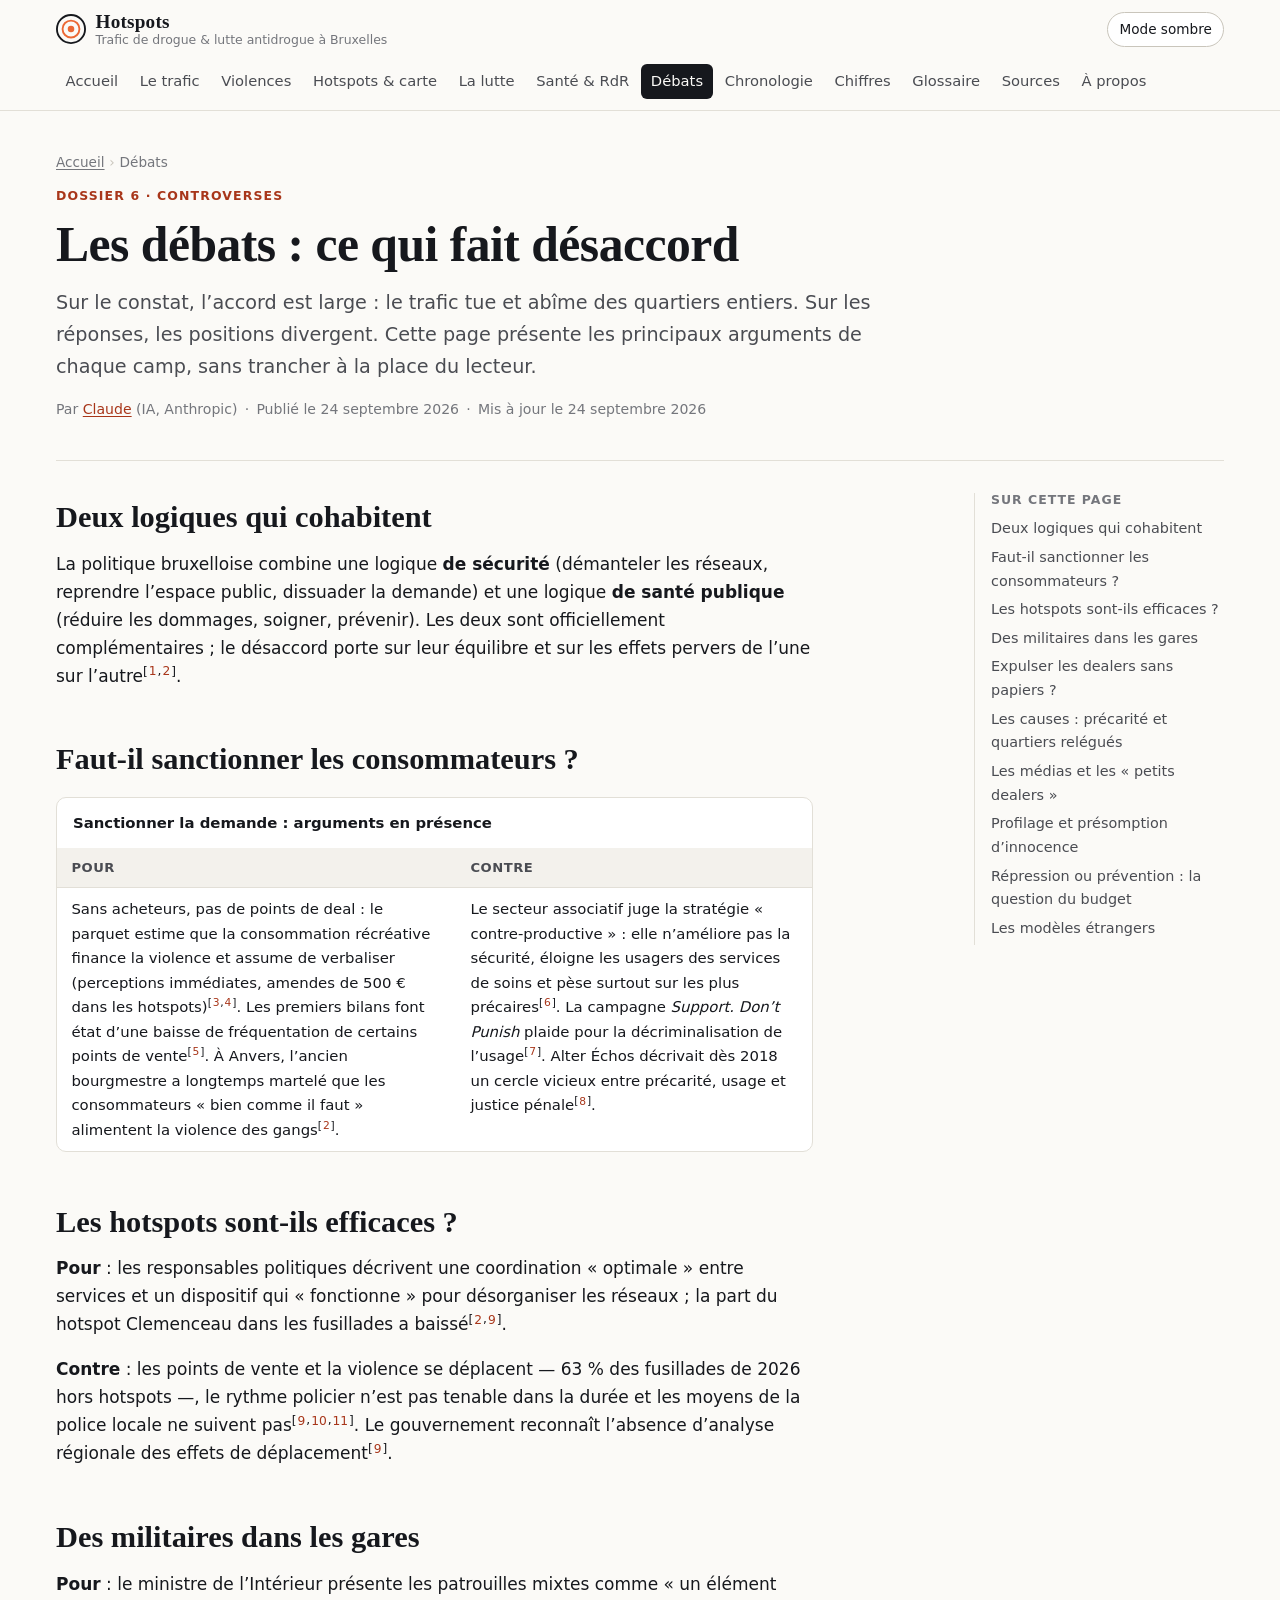
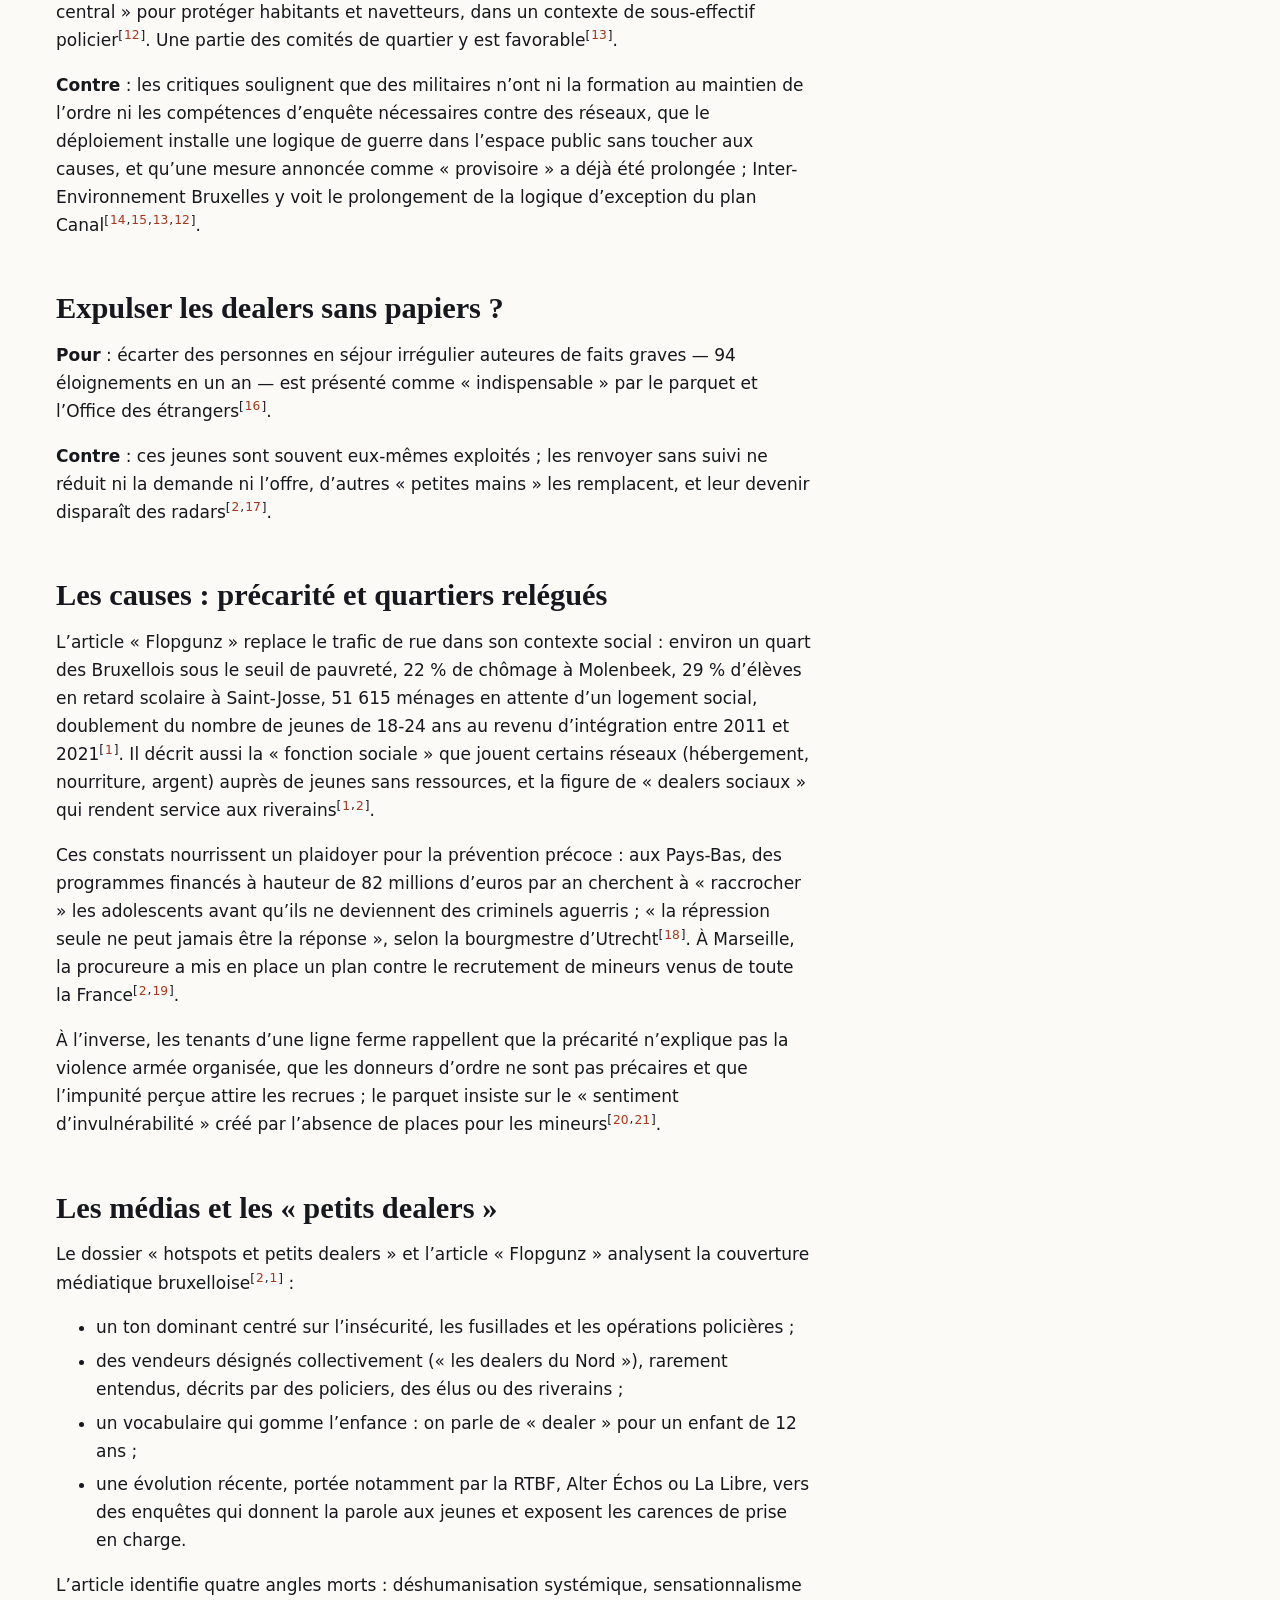
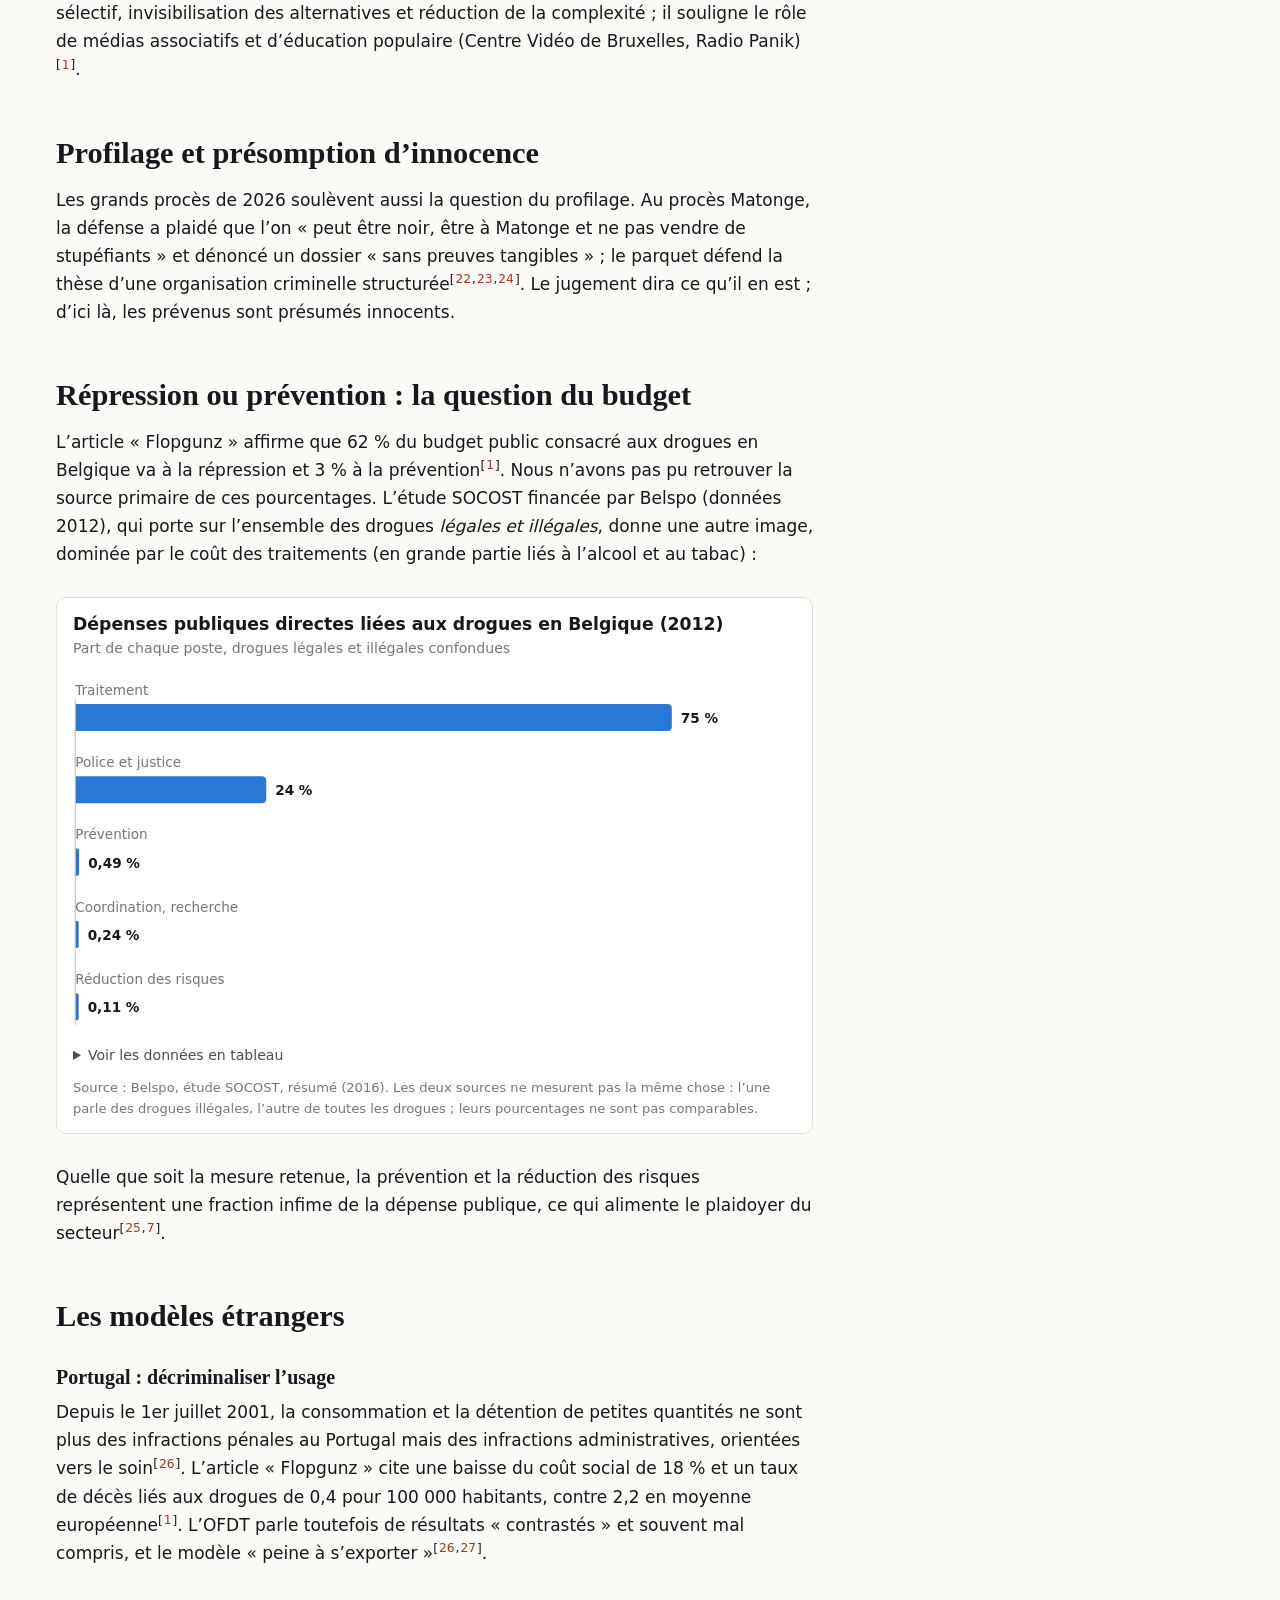
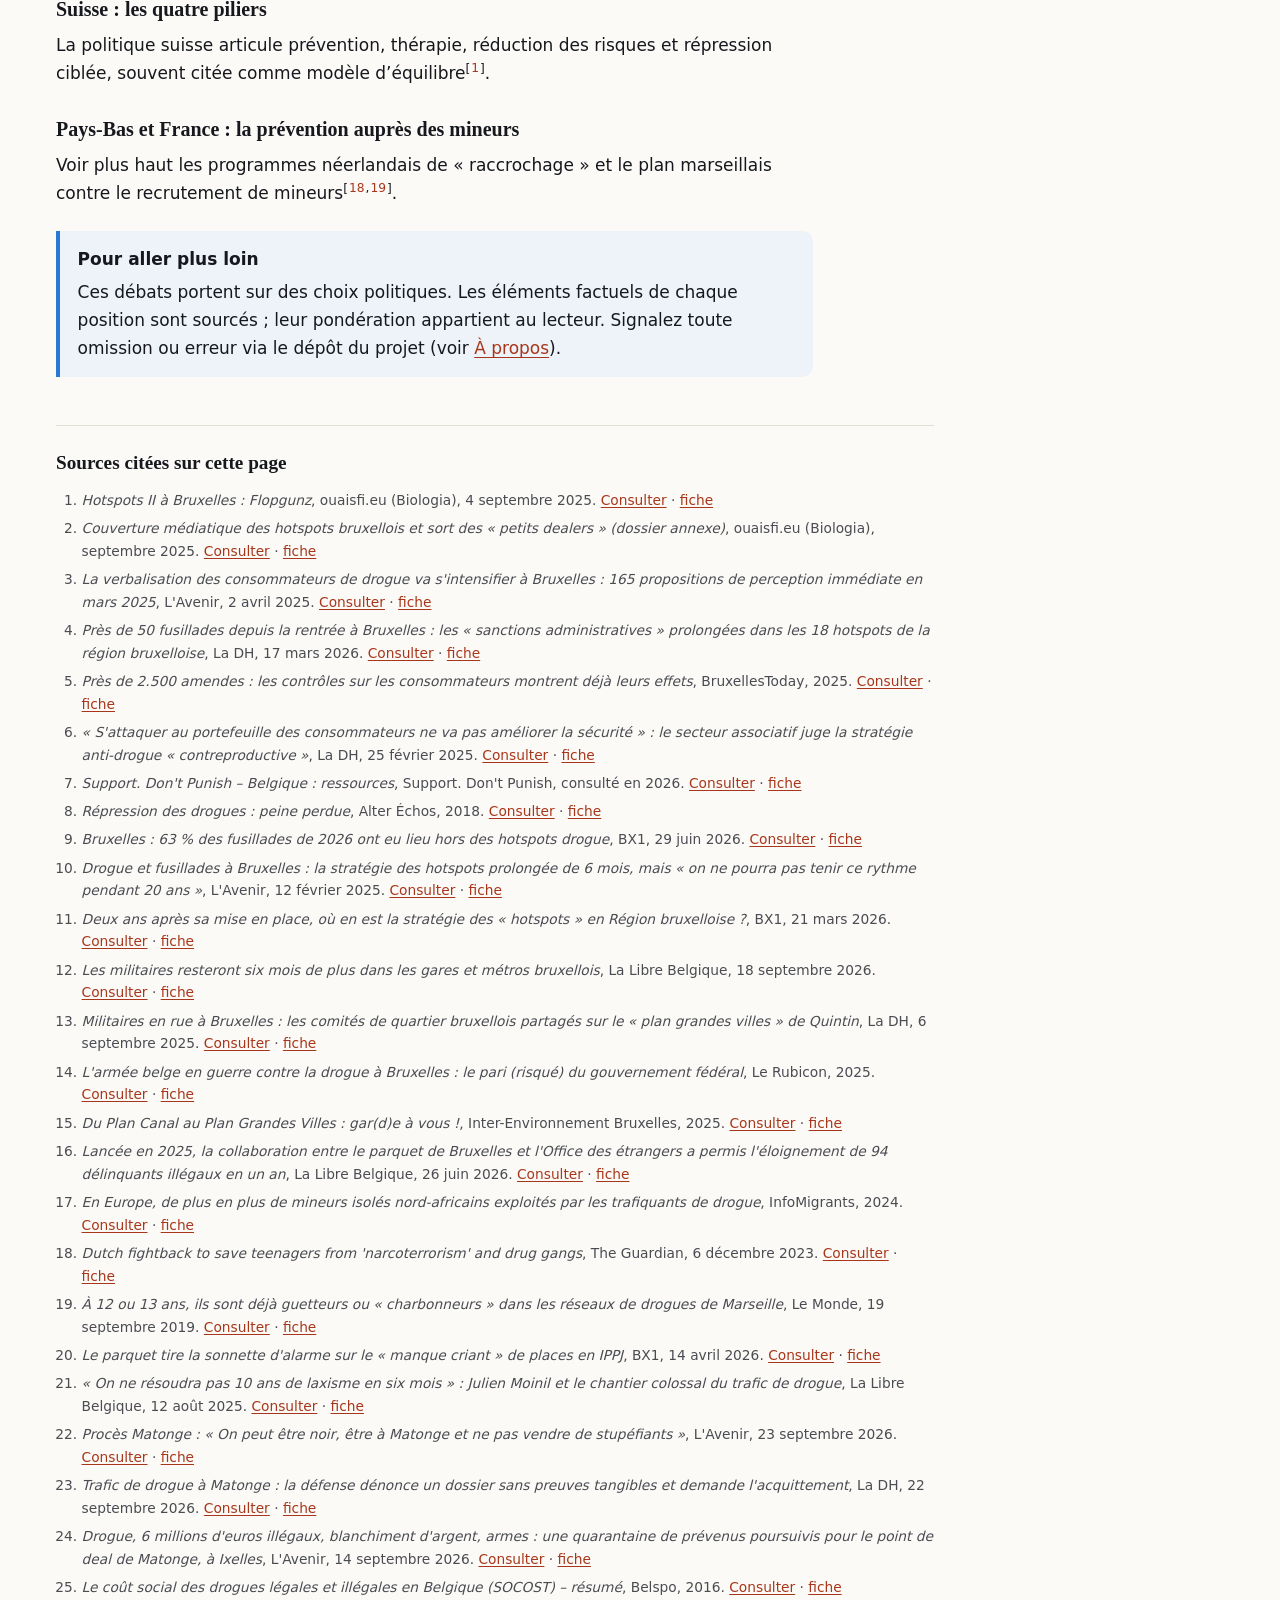
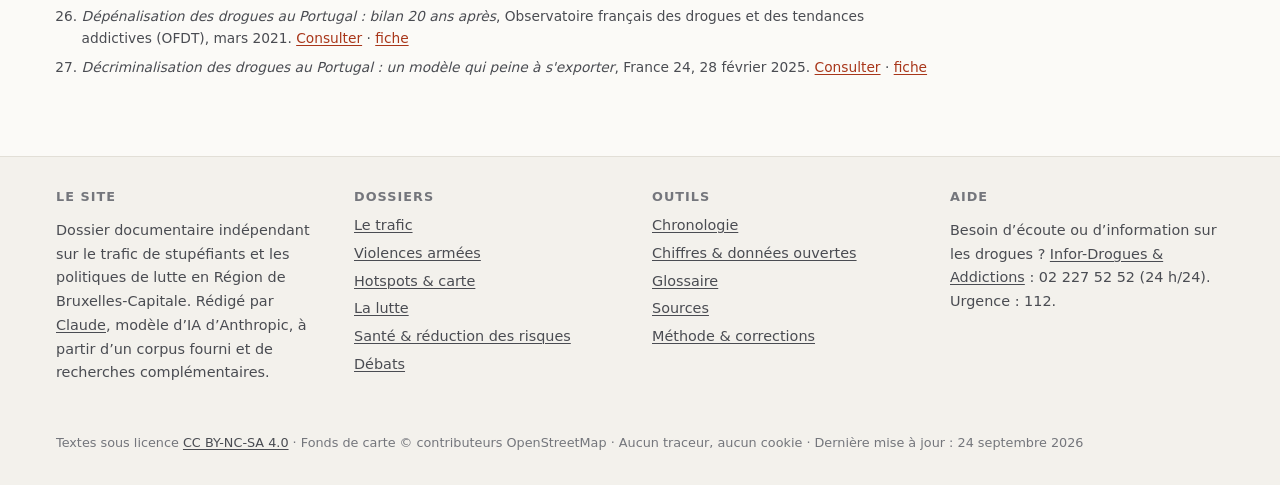
<file: debats/index.html>
<!DOCTYPE html>
<html lang="fr-BE" dir="ltr">
<head>
<meta charset="utf-8">
<meta name="viewport" content="width=device-width, initial-scale=1">
<title>Drogue à Bruxelles : les débats — répression, santé publique, médias, modèles étrangers</title>
<meta name="description" content="Les arguments en présence sur la politique drogues à Bruxelles : sanctionner les consommateurs, efficacité des hotspots, militaires en rue, expulsions, précarité, traitement médiatique, budget et modèles portugais, suisse et néerlandais.">
<meta name="author" content="Claude (IA, Anthropic)">
<meta name="robots" content="index, follow, max-image-preview:large">
<link rel="canonical" href="https://ouaisfieu.github.io/hotspots/debats/">
<meta name="theme-color" content="#fbfaf7" media="(prefers-color-scheme: light)">
<meta name="theme-color" content="#17191d" media="(prefers-color-scheme: dark)">
<meta name="color-scheme" content="light dark">
<meta property="og:type" content="article">
<meta property="og:site_name" content="Hotspots — Trafic de drogue et lutte antidrogue à Bruxelles">
<meta property="og:locale" content="fr_BE">
<meta property="og:title" content="Drogue à Bruxelles : les débats — répression, santé publique, médias, modèles étrangers">
<meta property="og:description" content="Les arguments en présence sur la politique drogues à Bruxelles : sanctionner les consommateurs, efficacité des hotspots, militaires en rue, expulsions, précarité, traitement médiatique, budget et modèles portugais, suisse et néerlandais.">
<meta property="og:url" content="https://ouaisfieu.github.io/hotspots/debats/">
<meta property="og:image" content="https://ouaisfieu.github.io/hotspots/assets/img/og-image.png">
<meta property="og:image:width" content="1200">
<meta property="og:image:height" content="630">
<meta property="og:image:alt" content="Hotspots — trafic de drogue et lutte antidrogue à Bruxelles">
<meta property="article:published_time" content="2026-09-24">
<meta property="article:modified_time" content="2026-09-24">
<meta name="twitter:card" content="summary_large_image">
<link rel="icon" href="../favicon.svg" type="image/svg+xml">
<link rel="icon" href="../favicon.ico" sizes="32x32">
<link rel="apple-touch-icon" href="../assets/img/apple-touch-icon.png">
<link rel="manifest" href="../site.webmanifest">
<link rel="license" href="https://creativecommons.org/licenses/by-nc-sa/4.0/deed.fr">
<link rel="author" href="../humans.txt" type="text/plain">
<link rel="alternate" type="application/geo+json" href="../data/hotspots.geojson" title="Hotspots (GeoJSON)">
<link rel="sitemap" type="application/xml" href="../sitemap.xml">
<script>try{var t=localStorage.getItem('theme');if(t==='light'||t==='dark')document.documentElement.setAttribute('data-theme',t)}catch(e){}</script>
<link rel="stylesheet" href="../assets/css/style.css">

<script type="application/ld+json">
{
 "@context": "https://schema.org",
 "@graph": [
  {
   "@type": "WebSite",
   "@id": "https://ouaisfieu.github.io/hotspots/#site",
   "url": "https://ouaisfieu.github.io/hotspots/",
   "name": "Hotspots — Trafic de drogue et lutte antidrogue à Bruxelles",
   "alternateName": "Hotspots",
   "inLanguage": "fr-BE",
   "author": {
    "@id": "https://ouaisfieu.github.io/hotspots/a-propos/#auteur"
   },
   "license": "https://creativecommons.org/licenses/by-nc-sa/4.0/deed.fr",
   "about": [
    {
     "@type": "Place",
     "name": "Région de Bruxelles-Capitale",
     "sameAs": "https://www.wikidata.org/wiki/Q240"
    }
   ]
  },
  {
   "@type": "Person",
   "@id": "https://ouaisfieu.github.io/hotspots/a-propos/#auteur",
   "name": "Claude",
   "description": "Modèle d'intelligence artificielle développé par Anthropic, auteur de la rédaction et de la vérification de ce site.",
   "affiliation": {
    "@type": "Organization",
    "name": "Anthropic",
    "url": "https://www.anthropic.com"
   }
  },
  {
   "@type": "Article",
   "@id": "https://ouaisfieu.github.io/hotspots/debats/#main",
   "url": "https://ouaisfieu.github.io/hotspots/debats/",
   "headline": "Politique drogues à Bruxelles : les débats",
   "description": "Les arguments en présence sur la politique drogues à Bruxelles : sanctionner les consommateurs, efficacité des hotspots, militaires en rue, expulsions, précarité, traitement médiatique, budget et modèles portugais, suisse et néerlandais.",
   "inLanguage": "fr-BE",
   "datePublished": "2026-09-24",
   "dateModified": "2026-09-24",
   "author": {
    "@id": "https://ouaisfieu.github.io/hotspots/a-propos/#auteur"
   },
   "publisher": {
    "@id": "https://ouaisfieu.github.io/hotspots/a-propos/#auteur"
   },
   "isPartOf": {
    "@id": "https://ouaisfieu.github.io/hotspots/#site"
   },
   "image": "https://ouaisfieu.github.io/hotspots/assets/img/og-image.png",
   "license": "https://creativecommons.org/licenses/by-nc-sa/4.0/deed.fr",
   "spatialCoverage": {
    "@type": "Place",
    "name": "Région de Bruxelles-Capitale, Belgique",
    "geo": {
     "@type": "GeoCoordinates",
     "latitude": 50.8467,
     "longitude": 4.3525
    }
   },
   "keywords": "politique drogues, répression, réduction des risques, décriminalisation, Portugal, hotspots, militaires, médias, petits dealers, précarité",
   "citation": [
    {
     "@type": "CreativeWork",
     "name": "Hotspots II à Bruxelles : Flopgunz",
     "url": "https://dl.ouaisfi.eu/biologia/posts/2025/09/hotspots-ii-flopgunz/",
     "publisher": {
      "@type": "Organization",
      "name": "ouaisfi.eu (Biologia)"
     }
    },
    {
     "@type": "CreativeWork",
     "name": "Couverture médiatique des hotspots bruxellois et sort des « petits dealers » (dossier annexe)",
     "url": "https://dl.ouaisfi.eu/biologia/posts/2025/09/hotspots-ii-flopgunz/",
     "publisher": {
      "@type": "Organization",
      "name": "ouaisfi.eu (Biologia)"
     }
    },
    {
     "@type": "CreativeWork",
     "name": "La verbalisation des consommateurs de drogue va s'intensifier à Bruxelles : 165 propositions de perception immédiate en mars 2025",
     "url": "https://www.lavenir.net/regions/bruxelles/2025/04/02/la-verbalisation-des-consommateurs-de-drogue-va-sintensifier-a-bruxelles-165-propositions-de-perception-immediate-en-mars-2025-PRDFH6YTMNDTFJG3K2WWZY472M/",
     "publisher": {
      "@type": "Organization",
      "name": "L'Avenir"
     }
    },
    {
     "@type": "CreativeWork",
     "name": "Près de 50 fusillades depuis la rentrée à Bruxelles : les « sanctions administratives » prolongées dans les 18 hotspots de la région bruxelloise",
     "url": "https://www.dhnet.be/regions/bruxelles/2026/03/17/pres-de-50-fusillades-depuis-la-rentree-les-sanctions-administratives-prolongees-dans-les-18-hotspots-de-la-region-bruxelloise-G4NE2J3L5BD3BABAEYDGXISPIU/",
     "publisher": {
      "@type": "Organization",
      "name": "La DH"
     }
    },
    {
     "@type": "CreativeWork",
     "name": "Près de 2.500 amendes : les contrôles sur les consommateurs montrent déjà leurs effets",
     "url": "https://www.bruxellestoday.be/faits-divers/drogue/lutte-drogue-amendes-consommateurs-baisse-frequentation.html",
     "publisher": {
      "@type": "Organization",
      "name": "BruxellesToday"
     }
    },
    {
     "@type": "CreativeWork",
     "name": "« S'attaquer au portefeuille des consommateurs ne va pas améliorer la sécurité » : le secteur associatif juge la stratégie anti-drogue « contreproductive »",
     "url": "https://www.dhnet.be/actu/belgique/2025/02/25/sattaquer-au-portefeuille-des-consommateurs-ne-va-pas-ameliorer-la-securite-le-secteur-associatif-juge-la-strategie-anti-drogue-contreproductive-JSZT2ZO2D5BAVCYM5UTLHRCTDU/",
     "publisher": {
      "@type": "Organization",
      "name": "La DH"
     }
    },
    {
     "@type": "CreativeWork",
     "name": "Support. Don't Punish – Belgique : ressources",
     "url": "https://www.supportdontpunish.be/fr/ressources/",
     "publisher": {
      "@type": "Organization",
      "name": "Support. Don't Punish"
     }
    },
    {
     "@type": "CreativeWork",
     "name": "Répression des drogues : peine perdue",
     "url": "https://www.alterechos.be/repression-des-drogues-peine-perdue/",
     "publisher": {
      "@type": "Organization",
      "name": "Alter Échos"
     }
    },
    {
     "@type": "CreativeWork",
     "name": "Bruxelles : 63 % des fusillades de 2026 ont eu lieu hors des hotspots drogue",
     "url": "https://bx1.be/categories/news/bruxelles-63-des-fusillades-de-2026-ont-eu-lieu-hors-des-hotspots-drogue/",
     "publisher": {
      "@type": "Organization",
      "name": "BX1"
     }
    },
    {
     "@type": "CreativeWork",
     "name": "Drogue et fusillades à Bruxelles : la stratégie des hotspots prolongée de 6 mois, mais « on ne pourra pas tenir ce rythme pendant 20 ans »",
     "url": "https://www.lavenir.net/regions/bruxelles/2025/02/12/drogue-et-fusillades-a-bruxelles-la-strategie-des-hotspots-prolongee-de-6-mois-mais-on-ne-pourra-pas-tenir-ce-rythme-pendant-20-ans-TAEAZN44ABD27HG5QBGG3FDG3I/",
     "publisher": {
      "@type": "Organization",
      "name": "L'Avenir"
     }
    },
    {
     "@type": "CreativeWork",
     "name": "Deux ans après sa mise en place, où en est la stratégie des « hotspots » en Région bruxelloise ?",
     "url": "https://bx1.be/categories/news/deux-ans-apres-sa-mise-en-place-ou-en-est-la-strategie-des-hotspots-en-region-bruxelloise/",
     "publisher": {
      "@type": "Organization",
      "name": "BX1"
     }
    },
    {
     "@type": "CreativeWork",
     "name": "Les militaires resteront six mois de plus dans les gares et métros bruxellois",
     "url": "https://www.lalibre.be/belgique/politique-belge/2026/09/18/les-militaires-resteront-six-mois-de-plus-dans-les-gares-et-metros-bruxellois-PIEMOLKFQVFQJEWOXEQEIFJNXE/",
     "publisher": {
      "@type": "Organization",
      "name": "La Libre Belgique"
     }
    },
    {
     "@type": "CreativeWork",
     "name": "Militaires en rue à Bruxelles : les comités de quartier bruxellois partagés sur le « plan grandes villes » de Quintin",
     "url": "https://www.dhnet.be/regions/bruxelles/2025/09/06/militaires-en-rue-a-bruxelles-les-comites-de-quartier-bruxellois-partages-sur-le-plan-grandes-villes-de-quintin-4JQ35LVSZZBIBJO7ELDDUFNUZI/",
     "publisher": {
      "@type": "Organization",
      "name": "La DH"
     }
    },
    {
     "@type": "CreativeWork",
     "name": "L'armée belge en guerre contre la drogue à Bruxelles : le pari (risqué) du gouvernement fédéral",
     "url": "https://lerubicon.org/larmee-belge-en-guerre-contre-la-drogue-a-bruxelles-le-pari-risque-du-gouvernement-federal/",
     "publisher": {
      "@type": "Organization",
      "name": "Le Rubicon"
     }
    },
    {
     "@type": "CreativeWork",
     "name": "Du Plan Canal au Plan Grandes Villes : gar(d)e à vous !",
     "url": "https://www.ieb.be/47718",
     "publisher": {
      "@type": "Organization",
      "name": "Inter-Environnement Bruxelles"
     }
    },
    {
     "@type": "CreativeWork",
     "name": "Lancée en 2025, la collaboration entre le parquet de Bruxelles et l'Office des étrangers a permis l'éloignement de 94 délinquants illégaux en un an",
     "url": "https://www.lalibre.be/belgique/2026/06/26/lancee-en-2025-la-collaboration-entre-le-parquet-de-bruxelles-et-loffice-des-etrangers-a-permis-leloignement-de-94-delinquants-illegaux-en-un-an-X4JRXJPBTNBTTNKXJBJFEBEGN4/",
     "publisher": {
      "@type": "Organization",
      "name": "La Libre Belgique"
     }
    },
    {
     "@type": "CreativeWork",
     "name": "En Europe, de plus en plus de mineurs isolés nord-africains exploités par les trafiquants de drogue",
     "url": "https://www.infomigrants.net/fr/post/57701/en-europe-de-plus-en-plus-de-mineurs-isoles-nordafricains-exploites-par-les-trafiquants-de-drogue",
     "publisher": {
      "@type": "Organization",
      "name": "InfoMigrants"
     }
    },
    {
     "@type": "CreativeWork",
     "name": "Dutch fightback to save teenagers from 'narcoterrorism' and drug gangs",
     "url": "https://www.theguardian.com/global-development/2023/dec/06/dutch-fightback-to-save-teenagers-from-narcoterrorism-and-drug-gangs",
     "publisher": {
      "@type": "Organization",
      "name": "The Guardian"
     }
    },
    {
     "@type": "CreativeWork",
     "name": "À 12 ou 13 ans, ils sont déjà guetteurs ou « charbonneurs » dans les réseaux de drogues de Marseille",
     "url": "https://www.lemonde.fr/societe/article/2019/09/19/a-marseille-de-plus-en-plus-de-mineurs-impliques-dans-le-trafic-de-drogue_5512136_3224.html",
     "publisher": {
      "@type": "Organization",
      "name": "Le Monde"
     }
    },
    {
     "@type": "CreativeWork",
     "name": "Le parquet tire la sonnette d'alarme sur le « manque criant » de places en IPPJ",
     "url": "https://bx1.be/categories/news/le-parquet-tire-la-sonnette-dalarme-sur-le-manque-criant-de-places-en-ippj/",
     "publisher": {
      "@type": "Organization",
      "name": "BX1"
     }
    },
    {
     "@type": "CreativeWork",
     "name": "« On ne résoudra pas 10 ans de laxisme en six mois » : Julien Moinil et le chantier colossal du trafic de drogue",
     "url": "https://www.lalibre.be/belgique/judiciaire/2025/08/12/on-ne-resoudra-pas-10-ans-de-laxisme-en-six-mois-SHUJCP5B4VD2JCAIF75OCYURMI/",
     "publisher": {
      "@type": "Organization",
      "name": "La Libre Belgique"
     }
    },
    {
     "@type": "CreativeWork",
     "name": "Procès Matonge : « On peut être noir, être à Matonge et ne pas vendre de stupéfiants »",
     "url": "https://www.lavenir.net/regions/bruxelles/ixelles/2026/09/23/proces-matonge-on-peut-etre-noir-etre-a-matonge-et-ne-pas-vendre-de-stupefiants-KBYQFM42DBE67BYSBBPIXHCIVE/",
     "publisher": {
      "@type": "Organization",
      "name": "L'Avenir"
     }
    },
    {
     "@type": "CreativeWork",
     "name": "Trafic de drogue à Matonge : la défense dénonce un dossier sans preuves tangibles et demande l'acquittement",
     "url": "https://www.dhnet.be/regions/bruxelles/2026/09/22/trafic-de-drogue-a-matonge-la-defense-denonce-un-dossier-sans-preuves-tangibles-et-demande-lacquittement-N4IOPPFRARBWPNABA4B7ZFJAMM/",
     "publisher": {
      "@type": "Organization",
      "name": "La DH"
     }
    },
    {
     "@type": "CreativeWork",
     "name": "Drogue, 6 millions d'euros illégaux, blanchiment d'argent, armes : une quarantaine de prévenus poursuivis pour le point de deal de Matonge, à Ixelles",
     "url": "https://www.lavenir.net/regions/bruxelles/ixelles/2026/09/14/drogue-6-millions-deuros-illegaux-blanchiment-dargent-armes-une-quarantaine-de-prevenus-poursuivis-pour-le-point-de-deal-de-matonge-a-ixelles-CRFYQOLT6FBIFK4D3WMTAGY4BE/",
     "publisher": {
      "@type": "Organization",
      "name": "L'Avenir"
     }
    },
    {
     "@type": "CreativeWork",
     "name": "Le coût social des drogues légales et illégales en Belgique (SOCOST) – résumé",
     "url": "https://www.belspo.be/belspo/fedra/DR/DR65_Socost_sum_fr.pdf",
     "publisher": {
      "@type": "Organization",
      "name": "Belspo"
     }
    },
    {
     "@type": "CreativeWork",
     "name": "Dépénalisation des drogues au Portugal : bilan 20 ans après",
     "url": "https://www.ofdt.fr/publication/2021/depenalisation-des-drogues-au-portugal-bilan-20-ans-apres-598",
     "publisher": {
      "@type": "Organization",
      "name": "Observatoire français des drogues et des tendances addictives (OFDT)"
     }
    },
    {
     "@type": "CreativeWork",
     "name": "Décriminalisation des drogues au Portugal : un modèle qui peine à s'exporter",
     "url": "https://www.france24.com/fr/europe/20250228-d%C3%A9criminalisation-drogues-portugal-mod%C3%A8le-qui-peine-%C3%A0-s-exporter",
     "publisher": {
      "@type": "Organization",
      "name": "France 24"
     }
    }
   ]
  },
  {
   "@type": "WebPage",
   "@id": "https://ouaisfieu.github.io/hotspots/debats/",
   "url": "https://ouaisfieu.github.io/hotspots/debats/",
   "name": "Drogue à Bruxelles : les débats — répression, santé publique, médias, modèles étrangers",
   "inLanguage": "fr-BE",
   "isPartOf": {
    "@id": "https://ouaisfieu.github.io/hotspots/#site"
   },
   "mainEntity": {
    "@id": "https://ouaisfieu.github.io/hotspots/debats/#main"
   },
   "breadcrumb": {
    "@id": "https://ouaisfieu.github.io/hotspots/debats/#breadcrumb"
   }
  },
  {
   "@type": "BreadcrumbList",
   "@id": "https://ouaisfieu.github.io/hotspots/debats/#breadcrumb",
   "itemListElement": [
    {
     "@type": "ListItem",
     "position": 1,
     "name": "Accueil",
     "item": "https://ouaisfieu.github.io/hotspots/"
    },
    {
     "@type": "ListItem",
     "position": 2,
     "name": "Débats",
     "item": "https://ouaisfieu.github.io/hotspots/debats/"
    }
   ]
  }
 ]
}
</script>
</head>
<body>
<a class="skip-link" href="#contenu">Aller au contenu</a>
<header class="site-header">
<div class="header-inner">
<a class="brand" href="../" aria-label="Hotspots — accueil"><svg class="brand-mark" viewBox="0 0 32 32" aria-hidden="true" focusable="false"><circle cx="16" cy="16" r="15" fill="none" stroke="currentColor" stroke-width="2"/><circle cx="16" cy="16" r="9" fill="none" stroke="#eb6834" stroke-width="2"/><circle cx="16" cy="16" r="3.5" fill="#eb6834"/></svg><span class="brand-text"><span class="brand-name">Hotspots</span><span class="brand-tag">Trafic de drogue &amp; lutte antidrogue à Bruxelles</span></span></a>
<button class="theme-toggle" type="button" hidden aria-pressed="false">Mode sombre</button>
<button class="nav-toggle" type="button" hidden aria-expanded="false" aria-controls="site-nav">Menu</button>
<nav class="site-nav" id="site-nav" aria-label="Navigation principale"><ul><li><a href="../">Accueil</a></li><li><a href="../trafic/">Le trafic</a></li><li><a href="../violences/">Violences</a></li><li><a href="../hotspots/">Hotspots &amp; carte</a></li><li><a href="../lutte/">La lutte</a></li><li><a href="../sante/">Santé &amp; RdR</a></li><li><a href="../debats/" aria-current="page">Débats</a></li><li><a href="../chronologie/">Chronologie</a></li><li><a href="../chiffres/">Chiffres</a></li><li><a href="../glossaire/">Glossaire</a></li><li><a href="../sources/">Sources</a></li><li><a href="../a-propos/">À propos</a></li></ul></nav>
</div>
</header>
<main id="contenu" class="wrap" tabindex="-1">
<article>
<header class="page-head"><nav class="breadcrumb" aria-label="Fil d’Ariane"><ol><li><a href="../">Accueil</a></li><li aria-current="page">Débats</li></ol></nav><p class="kicker">Dossier 6 · Controverses</p><h1>Les débats : ce qui fait désaccord</h1><p class="lede">Sur le constat, l’accord est large : le trafic tue et abîme des quartiers entiers. Sur les réponses, les positions divergent. Cette page présente les principaux arguments de chaque camp, sans trancher à la place du lecteur.</p><p class="meta-line"><span>Par <a href="../a-propos/#auteur" rel="author">Claude</a> (IA, Anthropic)</span><span>Publié le <time datetime="2026-09-24">24 septembre 2026</time></span><span>Mis à jour le <time datetime="2026-09-24">24 septembre 2026</time></span></p></header>
<div class="layout has-toc"><div class="prose-col"><div class="prose">
<h2 id="deux-logiques-qui-cohabitent">Deux logiques qui cohabitent</h2>
<p>La politique bruxelloise combine une logique <strong>de sécurité</strong> (démanteler les réseaux, reprendre l’espace public, dissuader la demande) et une logique <strong>de santé publique</strong> (réduire les dommages, soigner, prévenir). Les deux sont officiellement complémentaires ; le désaccord porte sur leur équilibre et sur les effets pervers de l’une sur l’autre<span class="cite">[<a href="#ref-1" aria-label="Source 1">1</a>,<a href="#ref-2" aria-label="Source 2">2</a>]</span>.</p>

<h2 id="faut-il-sanctionner-les-consommateurs">Faut-il sanctionner les consommateurs ?</h2>
<div class="table-wrap"><table><caption>Sanctionner la demande : arguments en présence</caption>
<thead><tr><th scope="col">Pour</th><th scope="col">Contre</th></tr></thead>
<tbody><tr>
<td>Sans acheteurs, pas de points de deal : le parquet estime que la consommation récréative finance la violence et assume de verbaliser (perceptions immédiates, amendes de 500&nbsp;€ dans les hotspots)<span class="cite">[<a href="#ref-3" aria-label="Source 3">3</a>,<a href="#ref-4" aria-label="Source 4">4</a>]</span>. Les premiers bilans font état d’une baisse de fréquentation de certains points de vente<span class="cite">[<a href="#ref-5" aria-label="Source 5">5</a>]</span>. À Anvers, l’ancien bourgmestre a longtemps martelé que les consommateurs « bien comme il faut » alimentent la violence des gangs<span class="cite">[<a href="#ref-2" aria-label="Source 2">2</a>]</span>.</td>
<td>Le secteur associatif juge la stratégie « contre-productive » : elle n’améliore pas la sécurité, éloigne les usagers des services de soins et pèse surtout sur les plus précaires<span class="cite">[<a href="#ref-6" aria-label="Source 6">6</a>]</span>. La campagne <em>Support. Don’t Punish</em> plaide pour la décriminalisation de l’usage<span class="cite">[<a href="#ref-7" aria-label="Source 7">7</a>]</span>. Alter Échos décrivait dès 2018 un cercle vicieux entre précarité, usage et justice pénale<span class="cite">[<a href="#ref-8" aria-label="Source 8">8</a>]</span>.</td>
</tr></tbody></table></div>

<h2 id="les-hotspots-sont-ils-efficaces">Les hotspots sont-ils efficaces ?</h2>
<p><strong>Pour</strong> : les responsables politiques décrivent une coordination « optimale » entre services et un dispositif qui « fonctionne » pour désorganiser les réseaux ; la part du hotspot Clemenceau dans les fusillades a baissé<span class="cite">[<a href="#ref-2" aria-label="Source 2">2</a>,<a href="#ref-9" aria-label="Source 9">9</a>]</span>.</p>
<p><strong>Contre</strong> : les points de vente et la violence se déplacent — 63&nbsp;% des fusillades de 2026 hors hotspots —, le rythme policier n’est pas tenable dans la durée et les moyens de la police locale ne suivent pas<span class="cite">[<a href="#ref-9" aria-label="Source 9">9</a>,<a href="#ref-10" aria-label="Source 10">10</a>,<a href="#ref-11" aria-label="Source 11">11</a>]</span>. Le gouvernement reconnaît l’absence d’analyse régionale des effets de déplacement<span class="cite">[<a href="#ref-9" aria-label="Source 9">9</a>]</span>.</p>

<h2 id="des-militaires-dans-les-gares">Des militaires dans les gares</h2>
<p><strong>Pour</strong> : le ministre de l’Intérieur présente les patrouilles mixtes comme « un élément central » pour protéger habitants et navetteurs, dans un contexte de sous-effectif policier<span class="cite">[<a href="#ref-12" aria-label="Source 12">12</a>]</span>. Une partie des comités de quartier y est favorable<span class="cite">[<a href="#ref-13" aria-label="Source 13">13</a>]</span>.</p>
<p><strong>Contre</strong> : les critiques soulignent que des militaires n’ont ni la formation au maintien de l’ordre ni les compétences d’enquête nécessaires contre des réseaux, que le déploiement installe une logique de guerre dans l’espace public sans toucher aux causes, et qu’une mesure annoncée comme « provisoire » a déjà été prolongée ; Inter-Environnement Bruxelles y voit le prolongement de la logique d’exception du plan Canal<span class="cite">[<a href="#ref-14" aria-label="Source 14">14</a>,<a href="#ref-15" aria-label="Source 15">15</a>,<a href="#ref-13" aria-label="Source 13">13</a>,<a href="#ref-12" aria-label="Source 12">12</a>]</span>.</p>

<h2 id="expulser-les-dealers-sans-papiers">Expulser les dealers sans papiers ?</h2>
<p><strong>Pour</strong> : écarter des personnes en séjour irrégulier auteures de faits graves — 94 éloignements en un an — est présenté comme « indispensable » par le parquet et l’Office des étrangers<span class="cite">[<a href="#ref-16" aria-label="Source 16">16</a>]</span>.</p>
<p><strong>Contre</strong> : ces jeunes sont souvent eux-mêmes exploités ; les renvoyer sans suivi ne réduit ni la demande ni l’offre, d’autres « petites mains » les remplacent, et leur devenir disparaît des radars<span class="cite">[<a href="#ref-2" aria-label="Source 2">2</a>,<a href="#ref-17" aria-label="Source 17">17</a>]</span>.</p>

<h2 id="les-causes-precarite-et-quartiers-relegues">Les causes : précarité et quartiers relégués</h2>
<p>L’article « Flopgunz » replace le trafic de rue dans son contexte social : environ un quart des Bruxellois sous le seuil de pauvreté, 22&nbsp;% de chômage à Molenbeek, 29&nbsp;% d’élèves en retard scolaire à Saint-Josse, 51&nbsp;615 ménages en attente d’un logement social, doublement du nombre de jeunes de 18-24 ans au revenu d’intégration entre 2011 et 2021<span class="cite">[<a href="#ref-1" aria-label="Source 1">1</a>]</span>. Il décrit aussi la « fonction sociale » que jouent certains réseaux (hébergement, nourriture, argent) auprès de jeunes sans ressources, et la figure de « dealers sociaux » qui rendent service aux riverains<span class="cite">[<a href="#ref-1" aria-label="Source 1">1</a>,<a href="#ref-2" aria-label="Source 2">2</a>]</span>.</p>
<p>Ces constats nourrissent un plaidoyer pour la prévention précoce : aux Pays-Bas, des programmes financés à hauteur de 82 millions d’euros par an cherchent à « raccrocher » les adolescents avant qu’ils ne deviennent des criminels aguerris ; « la répression seule ne peut jamais être la réponse », selon la bourgmestre d’Utrecht<span class="cite">[<a href="#ref-18" aria-label="Source 18">18</a>]</span>. À Marseille, la procureure a mis en place un plan contre le recrutement de mineurs venus de toute la France<span class="cite">[<a href="#ref-2" aria-label="Source 2">2</a>,<a href="#ref-19" aria-label="Source 19">19</a>]</span>.</p>
<p>À l’inverse, les tenants d’une ligne ferme rappellent que la précarité n’explique pas la violence armée organisée, que les donneurs d’ordre ne sont pas précaires et que l’impunité perçue attire les recrues ; le parquet insiste sur le « sentiment d’invulnérabilité » créé par l’absence de places pour les mineurs<span class="cite">[<a href="#ref-20" aria-label="Source 20">20</a>,<a href="#ref-21" aria-label="Source 21">21</a>]</span>.</p>

<h2 id="les-medias-et-les-petits-dealers">Les médias et les « petits dealers »</h2>
<p>Le dossier « hotspots et petits dealers » et l’article « Flopgunz » analysent la couverture médiatique bruxelloise<span class="cite">[<a href="#ref-2" aria-label="Source 2">2</a>,<a href="#ref-1" aria-label="Source 1">1</a>]</span> :</p>
<ul>
<li>un ton dominant centré sur l’insécurité, les fusillades et les opérations policières ;</li>
<li>des vendeurs désignés collectivement (« les dealers du Nord »), rarement entendus, décrits par des policiers, des élus ou des riverains ;</li>
<li>un vocabulaire qui gomme l’enfance : on parle de « dealer » pour un enfant de 12 ans ;</li>
<li>une évolution récente, portée notamment par la RTBF, Alter Échos ou La Libre, vers des enquêtes qui donnent la parole aux jeunes et exposent les carences de prise en charge.</li>
</ul>
<p>L’article identifie quatre angles morts : déshumanisation systémique, sensationnalisme sélectif, invisibilisation des alternatives et réduction de la complexité ; il souligne le rôle de médias associatifs et d’éducation populaire (Centre Vidéo de Bruxelles, Radio Panik)<span class="cite">[<a href="#ref-1" aria-label="Source 1">1</a>]</span>.</p>

<h2 id="profilage-et-presomption-d-innocence">Profilage et présomption d’innocence</h2>
<p>Les grands procès de 2026 soulèvent aussi la question du profilage. Au procès Matonge, la défense a plaidé que l’on « peut être noir, être à Matonge et ne pas vendre de stupéfiants » et dénoncé un dossier « sans preuves tangibles » ; le parquet défend la thèse d’une organisation criminelle structurée<span class="cite">[<a href="#ref-22" aria-label="Source 22">22</a>,<a href="#ref-23" aria-label="Source 23">23</a>,<a href="#ref-24" aria-label="Source 24">24</a>]</span>. Le jugement dira ce qu’il en est ; d’ici là, les prévenus sont présumés innocents.</p>

<h2 id="repression-ou-prevention-la-question-du-budget">Répression ou prévention : la question du budget</h2>
<p>L’article « Flopgunz » affirme que 62&nbsp;% du budget public consacré aux drogues en Belgique va à la répression et 3&nbsp;% à la prévention<span class="cite">[<a href="#ref-1" aria-label="Source 1">1</a>]</span>. Nous n’avons pas pu retrouver la source primaire de ces pourcentages. L’étude SOCOST financée par Belspo (données 2012), qui porte sur l’ensemble des drogues <em>légales et illégales</em>, donne une autre image, dominée par le coût des traitements (en grande partie liés à l’alcool et au tabac) :</p>
<figure class="chart" id="ch-socost"><h3>Dépenses publiques directes liées aux drogues en Belgique (2012)</h3><p class="chart-sub">Part de chaque poste, drogues légales et illégales confondues</p><svg viewBox="0 0 640 324" role="img" aria-labelledby="ch-socost-t ch-socost-d"><title id="ch-socost-t">Dépenses publiques directes liées aux drogues en Belgique (2012)</title><desc id="ch-socost-d">Part de chaque poste, drogues légales et illégales confondues</desc><g class="datum" tabindex="0" data-tip="Traitement : 75 % (1,73 Md€)" aria-label="Traitement : 75 % (1,73 Md€)"><rect class="hit" x="0" y="4.0" width="640" height="64.0"/><path class="bar" d="M2,30.0 H526.0 Q530.0,30.0 530.0,34.0 V50.0 Q530.0,54.0 526.0,54.0 H2 Z"/></g><text x="2" y="22.0">Traitement</text><text class="lbl-strong" x="538.0" y="47.0">75 %</text><g class="datum" tabindex="0" data-tip="Application de la loi : 24 % (557 M€)" aria-label="Application de la loi : 24 % (557 M€)"><rect class="hit" x="0" y="68.0" width="640" height="64.0"/><path class="bar" d="M2,94.0 H167.0 Q171.0,94.0 171.0,98.0 V114.0 Q171.0,118.0 167.0,118.0 H2 Z"/></g><text x="2" y="86.0">Police et justice</text><text class="lbl-strong" x="179.0" y="111.0">24 %</text><g class="datum" tabindex="0" data-tip="Prévention : 0,49 % (11,2 M€)" aria-label="Prévention : 0,49 % (11,2 M€)"><rect class="hit" x="0" y="132.0" width="640" height="64.0"/><path class="bar" d="M2,158.0 H3.7 Q5.4,158.0 5.4,159.7 V180.3 Q5.4,182.0 3.7,182.0 H2 Z"/></g><text x="2" y="150.0">Prévention</text><text class="lbl-strong" x="13.4" y="175.0">0,49 %</text><g class="datum" tabindex="0" data-tip="Coordination et recherche : 0,24 % (5,5 M€)" aria-label="Coordination et recherche : 0,24 % (5,5 M€)"><rect class="hit" x="0" y="196.0" width="640" height="64.0"/><path class="bar" d="M2,222.0 H3.5 Q5.0,222.0 5.0,223.5 V244.5 Q5.0,246.0 3.5,246.0 H2 Z"/></g><text x="2" y="214.0">Coordination, recherche</text><text class="lbl-strong" x="13.0" y="239.0">0,24 %</text><g class="datum" tabindex="0" data-tip="Réduction des risques : 0,11 % (2,5 M€)" aria-label="Réduction des risques : 0,11 % (2,5 M€)"><rect class="hit" x="0" y="260.0" width="640" height="64.0"/><path class="bar" d="M2,286.0 H3.5 Q5.0,286.0 5.0,287.5 V308.5 Q5.0,310.0 3.5,310.0 H2 Z"/></g><text x="2" y="278.0">Réduction des risques</text><text class="lbl-strong" x="13.0" y="303.0">0,11 %</text><line class="axis" x1="2" x2="2" y1="26" y2="314"/></svg><details><summary>Voir les données en tableau</summary><div class="table-wrap"><table><caption>Dépenses publiques directes liées aux drogues en Belgique (2012)</caption><thead><tr><th scope="col">Poste</th><th scope="col" class="num">Part</th></tr></thead><tbody><tr><th scope="row">Traitement</th><td class="num">75 %</td></tr><tr><th scope="row">Police et justice</th><td class="num">24 %</td></tr><tr><th scope="row">Prévention</th><td class="num">0,49 %</td></tr><tr><th scope="row">Coordination, recherche</th><td class="num">0,24 %</td></tr><tr><th scope="row">Réduction des risques</th><td class="num">0,11 %</td></tr></tbody></table></div></details><figcaption>Source : Belspo, étude SOCOST, résumé (2016). Les deux sources ne mesurent pas la même chose : l’une parle des drogues illégales, l’autre de toutes les drogues ; leurs pourcentages ne sont pas comparables.</figcaption></figure>
<p>Quelle que soit la mesure retenue, la prévention et la réduction des risques représentent une fraction infime de la dépense publique, ce qui alimente le plaidoyer du secteur<span class="cite">[<a href="#ref-25" aria-label="Source 25">25</a>,<a href="#ref-7" aria-label="Source 7">7</a>]</span>.</p>

<h2 id="les-modeles-etrangers">Les modèles étrangers</h2>
<h3>Portugal : décriminaliser l’usage</h3>
<p>Depuis le 1er juillet 2001, la consommation et la détention de petites quantités ne sont plus des infractions pénales au Portugal mais des infractions administratives, orientées vers le soin<span class="cite">[<a href="#ref-26" aria-label="Source 26">26</a>]</span>. L’article « Flopgunz » cite une baisse du coût social de 18&nbsp;% et un taux de décès liés aux drogues de 0,4 pour 100&nbsp;000 habitants, contre 2,2 en moyenne européenne<span class="cite">[<a href="#ref-1" aria-label="Source 1">1</a>]</span>. L’OFDT parle toutefois de résultats « contrastés » et souvent mal compris, et le modèle « peine à s’exporter »<span class="cite">[<a href="#ref-26" aria-label="Source 26">26</a>,<a href="#ref-27" aria-label="Source 27">27</a>]</span>.</p>
<h3>Suisse : les quatre piliers</h3>
<p>La politique suisse articule prévention, thérapie, réduction des risques et répression ciblée, souvent citée comme modèle d’équilibre<span class="cite">[<a href="#ref-1" aria-label="Source 1">1</a>]</span>.</p>
<h3>Pays-Bas et France : la prévention auprès des mineurs</h3>
<p>Voir plus haut les programmes néerlandais de « raccrochage » et le plan marseillais contre le recrutement de mineurs<span class="cite">[<a href="#ref-18" aria-label="Source 18">18</a>,<a href="#ref-19" aria-label="Source 19">19</a>]</span>.</p>
<div class="callout"><span class="callout-title">Pour aller plus loin</span><p>Ces débats portent sur des choix politiques. Les éléments factuels de chaque position sont sourcés ; leur pondération appartient au lecteur. Signalez toute omission ou erreur via le dépôt du projet (voir <a href="../a-propos/">À propos</a>).</p></div>
</div><section class="page-sources" aria-labelledby="ps-title"><h2 id="ps-title">Sources citées sur cette page</h2><ol><li id="ref-1"><cite>Hotspots II à Bruxelles : Flopgunz</cite>, <span class="src-pub">ouaisfi.eu (Biologia)</span>, <time datetime="2025-09-04">4 septembre 2025</time>. <a href="https://dl.ouaisfi.eu/biologia/posts/2025/09/hotspots-ii-flopgunz/" rel="noopener">Consulter</a> · <a href="../sources/#flopgunz">fiche</a></li><li id="ref-2"><cite>Couverture médiatique des hotspots bruxellois et sort des « petits dealers » (dossier annexe)</cite>, <span class="src-pub">ouaisfi.eu (Biologia)</span>, <time datetime="2025-09">septembre 2025</time>. <a href="https://dl.ouaisfi.eu/biologia/posts/2025/09/hotspots-ii-flopgunz/" rel="noopener">Consulter</a> · <a href="../sources/#pdf-petitsdealers">fiche</a></li><li id="ref-3"><cite>La verbalisation des consommateurs de drogue va s&#x27;intensifier à Bruxelles : 165 propositions de perception immédiate en mars 2025</cite>, <span class="src-pub">L&#x27;Avenir</span>, <time datetime="2025-04-02">2 avril 2025</time>. <a href="https://www.lavenir.net/regions/bruxelles/2025/04/02/la-verbalisation-des-consommateurs-de-drogue-va-sintensifier-a-bruxelles-165-propositions-de-perception-immediate-en-mars-2025-PRDFH6YTMNDTFJG3K2WWZY472M/" rel="noopener">Consulter</a> · <a href="../sources/#lavenir-pi">fiche</a></li><li id="ref-4"><cite>Près de 50 fusillades depuis la rentrée à Bruxelles : les « sanctions administratives » prolongées dans les 18 hotspots de la région bruxelloise</cite>, <span class="src-pub">La DH</span>, <time datetime="2026-03-17">17 mars 2026</time>. <a href="https://www.dhnet.be/regions/bruxelles/2026/03/17/pres-de-50-fusillades-depuis-la-rentree-les-sanctions-administratives-prolongees-dans-les-18-hotspots-de-la-region-bruxelloise-G4NE2J3L5BD3BABAEYDGXISPIU/" rel="noopener">Consulter</a> · <a href="../sources/#dh-18">fiche</a></li><li id="ref-5"><cite>Près de 2.500 amendes : les contrôles sur les consommateurs montrent déjà leurs effets</cite>, <span class="src-pub">BruxellesToday</span>, <time datetime="2025">2025</time>. <a href="https://www.bruxellestoday.be/faits-divers/drogue/lutte-drogue-amendes-consommateurs-baisse-frequentation.html" rel="noopener">Consulter</a> · <a href="../sources/#bt-2500">fiche</a></li><li id="ref-6"><cite>« S&#x27;attaquer au portefeuille des consommateurs ne va pas améliorer la sécurité » : le secteur associatif juge la stratégie anti-drogue « contreproductive »</cite>, <span class="src-pub">La DH</span>, <time datetime="2025-02-25">25 février 2025</time>. <a href="https://www.dhnet.be/actu/belgique/2025/02/25/sattaquer-au-portefeuille-des-consommateurs-ne-va-pas-ameliorer-la-securite-le-secteur-associatif-juge-la-strategie-anti-drogue-contreproductive-JSZT2ZO2D5BAVCYM5UTLHRCTDU/" rel="noopener">Consulter</a> · <a href="../sources/#dh-pi-critique">fiche</a></li><li id="ref-7"><cite>Support. Don&#x27;t Punish – Belgique : ressources</cite>, <span class="src-pub">Support. Don&#x27;t Punish</span>, consulté en 2026. <a href="https://www.supportdontpunish.be/fr/ressources/" rel="noopener">Consulter</a> · <a href="../sources/#sdp">fiche</a></li><li id="ref-8"><cite>Répression des drogues : peine perdue</cite>, <span class="src-pub">Alter Échos</span>, <time datetime="2018">2018</time>. <a href="https://www.alterechos.be/repression-des-drogues-peine-perdue/" rel="noopener">Consulter</a> · <a href="../sources/#alter-repression">fiche</a></li><li id="ref-9"><cite>Bruxelles : 63 % des fusillades de 2026 ont eu lieu hors des hotspots drogue</cite>, <span class="src-pub">BX1</span>, <time datetime="2026-06-29">29 juin 2026</time>. <a href="https://bx1.be/categories/news/bruxelles-63-des-fusillades-de-2026-ont-eu-lieu-hors-des-hotspots-drogue/" rel="noopener">Consulter</a> · <a href="../sources/#bx1-63">fiche</a></li><li id="ref-10"><cite>Drogue et fusillades à Bruxelles : la stratégie des hotspots prolongée de 6 mois, mais « on ne pourra pas tenir ce rythme pendant 20 ans »</cite>, <span class="src-pub">L&#x27;Avenir</span>, <time datetime="2025-02-12">12 février 2025</time>. <a href="https://www.lavenir.net/regions/bruxelles/2025/02/12/drogue-et-fusillades-a-bruxelles-la-strategie-des-hotspots-prolongee-de-6-mois-mais-on-ne-pourra-pas-tenir-ce-rythme-pendant-20-ans-TAEAZN44ABD27HG5QBGG3FDG3I/" rel="noopener">Consulter</a> · <a href="../sources/#avenir-prolong">fiche</a></li><li id="ref-11"><cite>Deux ans après sa mise en place, où en est la stratégie des « hotspots » en Région bruxelloise ?</cite>, <span class="src-pub">BX1</span>, <time datetime="2026-03-21">21 mars 2026</time>. <a href="https://bx1.be/categories/news/deux-ans-apres-sa-mise-en-place-ou-en-est-la-strategie-des-hotspots-en-region-bruxelloise/" rel="noopener">Consulter</a> · <a href="../sources/#bx1-2ans">fiche</a></li><li id="ref-12"><cite>Les militaires resteront six mois de plus dans les gares et métros bruxellois</cite>, <span class="src-pub">La Libre Belgique</span>, <time datetime="2026-09-18">18 septembre 2026</time>. <a href="https://www.lalibre.be/belgique/politique-belge/2026/09/18/les-militaires-resteront-six-mois-de-plus-dans-les-gares-et-metros-bruxellois-PIEMOLKFQVFQJEWOXEQEIFJNXE/" rel="noopener">Consulter</a> · <a href="../sources/#lalibre-militaires">fiche</a></li><li id="ref-13"><cite>Militaires en rue à Bruxelles : les comités de quartier bruxellois partagés sur le « plan grandes villes » de Quintin</cite>, <span class="src-pub">La DH</span>, <time datetime="2025-09-06">6 septembre 2025</time>. <a href="https://www.dhnet.be/regions/bruxelles/2025/09/06/militaires-en-rue-a-bruxelles-les-comites-de-quartier-bruxellois-partages-sur-le-plan-grandes-villes-de-quintin-4JQ35LVSZZBIBJO7ELDDUFNUZI/" rel="noopener">Consulter</a> · <a href="../sources/#dh-comites">fiche</a></li><li id="ref-14"><cite>L&#x27;armée belge en guerre contre la drogue à Bruxelles : le pari (risqué) du gouvernement fédéral</cite>, <span class="src-pub">Le Rubicon</span>, <time datetime="2025">2025</time>. <a href="https://lerubicon.org/larmee-belge-en-guerre-contre-la-drogue-a-bruxelles-le-pari-risque-du-gouvernement-federal/" rel="noopener">Consulter</a> · <a href="../sources/#rubicon">fiche</a></li><li id="ref-15"><cite>Du Plan Canal au Plan Grandes Villes : gar(d)e à vous !</cite>, <span class="src-pub">Inter-Environnement Bruxelles</span>, <time datetime="2025">2025</time>. <a href="https://www.ieb.be/47718" rel="noopener">Consulter</a> · <a href="../sources/#ieb">fiche</a></li><li id="ref-16"><cite>Lancée en 2025, la collaboration entre le parquet de Bruxelles et l&#x27;Office des étrangers a permis l&#x27;éloignement de 94 délinquants illégaux en un an</cite>, <span class="src-pub">La Libre Belgique</span>, <time datetime="2026-06-26">26 juin 2026</time>. <a href="https://www.lalibre.be/belgique/2026/06/26/lancee-en-2025-la-collaboration-entre-le-parquet-de-bruxelles-et-loffice-des-etrangers-a-permis-leloignement-de-94-delinquants-illegaux-en-un-an-X4JRXJPBTNBTTNKXJBJFEBEGN4/" rel="noopener">Consulter</a> · <a href="../sources/#lalibre-ofe">fiche</a></li><li id="ref-17"><cite>En Europe, de plus en plus de mineurs isolés nord-africains exploités par les trafiquants de drogue</cite>, <span class="src-pub">InfoMigrants</span>, <time datetime="2024">2024</time>. <a href="https://www.infomigrants.net/fr/post/57701/en-europe-de-plus-en-plus-de-mineurs-isoles-nordafricains-exploites-par-les-trafiquants-de-drogue" rel="noopener">Consulter</a> · <a href="../sources/#infomigrants">fiche</a></li><li id="ref-18"><cite>Dutch fightback to save teenagers from &#x27;narcoterrorism&#x27; and drug gangs</cite>, <span class="src-pub">The Guardian</span>, <time datetime="2023-12-06">6 décembre 2023</time>. <a href="https://www.theguardian.com/global-development/2023/dec/06/dutch-fightback-to-save-teenagers-from-narcoterrorism-and-drug-gangs" rel="noopener">Consulter</a> · <a href="../sources/#guardian-dutch">fiche</a></li><li id="ref-19"><cite>À 12 ou 13 ans, ils sont déjà guetteurs ou « charbonneurs » dans les réseaux de drogues de Marseille</cite>, <span class="src-pub">Le Monde</span>, <time datetime="2019-09-19">19 septembre 2019</time>. <a href="https://www.lemonde.fr/societe/article/2019/09/19/a-marseille-de-plus-en-plus-de-mineurs-impliques-dans-le-trafic-de-drogue_5512136_3224.html" rel="noopener">Consulter</a> · <a href="../sources/#lemonde-marseille">fiche</a></li><li id="ref-20"><cite>Le parquet tire la sonnette d&#x27;alarme sur le « manque criant » de places en IPPJ</cite>, <span class="src-pub">BX1</span>, <time datetime="2026-04-14">14 avril 2026</time>. <a href="https://bx1.be/categories/news/le-parquet-tire-la-sonnette-dalarme-sur-le-manque-criant-de-places-en-ippj/" rel="noopener">Consulter</a> · <a href="../sources/#bx1-ippj">fiche</a></li><li id="ref-21"><cite>« On ne résoudra pas 10 ans de laxisme en six mois » : Julien Moinil et le chantier colossal du trafic de drogue</cite>, <span class="src-pub">La Libre Belgique</span>, <time datetime="2025-08-12">12 août 2025</time>. <a href="https://www.lalibre.be/belgique/judiciaire/2025/08/12/on-ne-resoudra-pas-10-ans-de-laxisme-en-six-mois-SHUJCP5B4VD2JCAIF75OCYURMI/" rel="noopener">Consulter</a> · <a href="../sources/#lalibre-laxisme">fiche</a></li><li id="ref-22"><cite>Procès Matonge : « On peut être noir, être à Matonge et ne pas vendre de stupéfiants »</cite>, <span class="src-pub">L&#x27;Avenir</span>, <time datetime="2026-09-23">23 septembre 2026</time>. <a href="https://www.lavenir.net/regions/bruxelles/ixelles/2026/09/23/proces-matonge-on-peut-etre-noir-etre-a-matonge-et-ne-pas-vendre-de-stupefiants-KBYQFM42DBE67BYSBBPIXHCIVE/" rel="noopener">Consulter</a> · <a href="../sources/#lavenir-matonge-noir">fiche</a></li><li id="ref-23"><cite>Trafic de drogue à Matonge : la défense dénonce un dossier sans preuves tangibles et demande l&#x27;acquittement</cite>, <span class="src-pub">La DH</span>, <time datetime="2026-09-22">22 septembre 2026</time>. <a href="https://www.dhnet.be/regions/bruxelles/2026/09/22/trafic-de-drogue-a-matonge-la-defense-denonce-un-dossier-sans-preuves-tangibles-et-demande-lacquittement-N4IOPPFRARBWPNABA4B7ZFJAMM/" rel="noopener">Consulter</a> · <a href="../sources/#dh-matonge-defense">fiche</a></li><li id="ref-24"><cite>Drogue, 6 millions d&#x27;euros illégaux, blanchiment d&#x27;argent, armes : une quarantaine de prévenus poursuivis pour le point de deal de Matonge, à Ixelles</cite>, <span class="src-pub">L&#x27;Avenir</span>, <time datetime="2026-09-14">14 septembre 2026</time>. <a href="https://www.lavenir.net/regions/bruxelles/ixelles/2026/09/14/drogue-6-millions-deuros-illegaux-blanchiment-dargent-armes-une-quarantaine-de-prevenus-poursuivis-pour-le-point-de-deal-de-matonge-a-ixelles-CRFYQOLT6FBIFK4D3WMTAGY4BE/" rel="noopener">Consulter</a> · <a href="../sources/#lavenir-matonge">fiche</a></li><li id="ref-25"><cite>Le coût social des drogues légales et illégales en Belgique (SOCOST) – résumé</cite>, <span class="src-pub">Belspo</span>, <time datetime="2016">2016</time>. <a href="https://www.belspo.be/belspo/fedra/DR/DR65_Socost_sum_fr.pdf" rel="noopener">Consulter</a> · <a href="../sources/#socost">fiche</a></li><li id="ref-26"><cite>Dépénalisation des drogues au Portugal : bilan 20 ans après</cite>, <span class="src-pub">Observatoire français des drogues et des tendances addictives (OFDT)</span>, <time datetime="2021-03">mars 2021</time>. <a href="https://www.ofdt.fr/publication/2021/depenalisation-des-drogues-au-portugal-bilan-20-ans-apres-598" rel="noopener">Consulter</a> · <a href="../sources/#ofdt-portugal">fiche</a></li><li id="ref-27"><cite>Décriminalisation des drogues au Portugal : un modèle qui peine à s&#x27;exporter</cite>, <span class="src-pub">France 24</span>, <time datetime="2025-02-28">28 février 2025</time>. <a href="https://www.france24.com/fr/europe/20250228-d%C3%A9criminalisation-drogues-portugal-mod%C3%A8le-qui-peine-%C3%A0-s-exporter" rel="noopener">Consulter</a> · <a href="../sources/#f24-portugal">fiche</a></li></ol></section></div><nav class="toc" aria-labelledby="toc-title"><h2 id="toc-title">Sur cette page</h2><ol><li><a href="#deux-logiques-qui-cohabitent">Deux logiques qui cohabitent</a></li><li><a href="#faut-il-sanctionner-les-consommateurs">Faut-il sanctionner les consommateurs ?</a></li><li><a href="#les-hotspots-sont-ils-efficaces">Les hotspots sont-ils efficaces ?</a></li><li><a href="#des-militaires-dans-les-gares">Des militaires dans les gares</a></li><li><a href="#expulser-les-dealers-sans-papiers">Expulser les dealers sans papiers ?</a></li><li><a href="#les-causes-precarite-et-quartiers-relegues">Les causes : précarité et quartiers relégués</a></li><li><a href="#les-medias-et-les-petits-dealers">Les médias et les « petits dealers »</a></li><li><a href="#profilage-et-presomption-d-innocence">Profilage et présomption d’innocence</a></li><li><a href="#repression-ou-prevention-la-question-du-budget">Répression ou prévention : la question du budget</a></li><li><a href="#les-modeles-etrangers">Les modèles étrangers</a></li></ol></nav></div>
</article>
</main>
<footer class="site-footer">
<div class="footer-inner">
<section aria-labelledby="f1"><h2 id="f1">Le site</h2><p>Dossier documentaire indépendant sur le trafic de stupéfiants et les politiques de lutte en Région de Bruxelles-Capitale. Rédigé par <a href="../a-propos/#auteur">Claude</a>, modèle d’IA d’Anthropic, à partir d’un corpus fourni et de recherches complémentaires.</p></section>
<section aria-labelledby="f2"><h2 id="f2">Dossiers</h2><ul><li><a href="../trafic/">Le trafic</a></li><li><a href="../violences/">Violences armées</a></li><li><a href="../hotspots/">Hotspots &amp; carte</a></li><li><a href="../lutte/">La lutte</a></li><li><a href="../sante/">Santé &amp; réduction des risques</a></li><li><a href="../debats/">Débats</a></li></ul></section>
<section aria-labelledby="f3"><h2 id="f3">Outils</h2><ul><li><a href="../chronologie/">Chronologie</a></li><li><a href="../chiffres/">Chiffres &amp; données ouvertes</a></li><li><a href="../glossaire/">Glossaire</a></li><li><a href="../sources/">Sources</a></li><li><a href="../a-propos/">Méthode &amp; corrections</a></li></ul></section>
<section aria-labelledby="f4"><h2 id="f4">Aide</h2><p>Besoin d’écoute ou d’information sur les drogues ? <a href="https://infordrogues.be/" rel="noopener">Infor-Drogues &amp; Addictions</a> : 02 227 52 52 (24 h/24). Urgence : 112.</p></section>
</div>
<p class="footer-bottom">Textes sous licence <a href="https://creativecommons.org/licenses/by-nc-sa/4.0/deed.fr" rel="license">CC BY-NC-SA 4.0</a> · Fonds de carte © contributeurs OpenStreetMap · Aucun traceur, aucun cookie · Dernière mise à jour : <time datetime="2026-09-24">24 septembre 2026</time></p>
</footer>
<script src="../assets/js/main.js" defer></script>

</body>
</html>
</file>
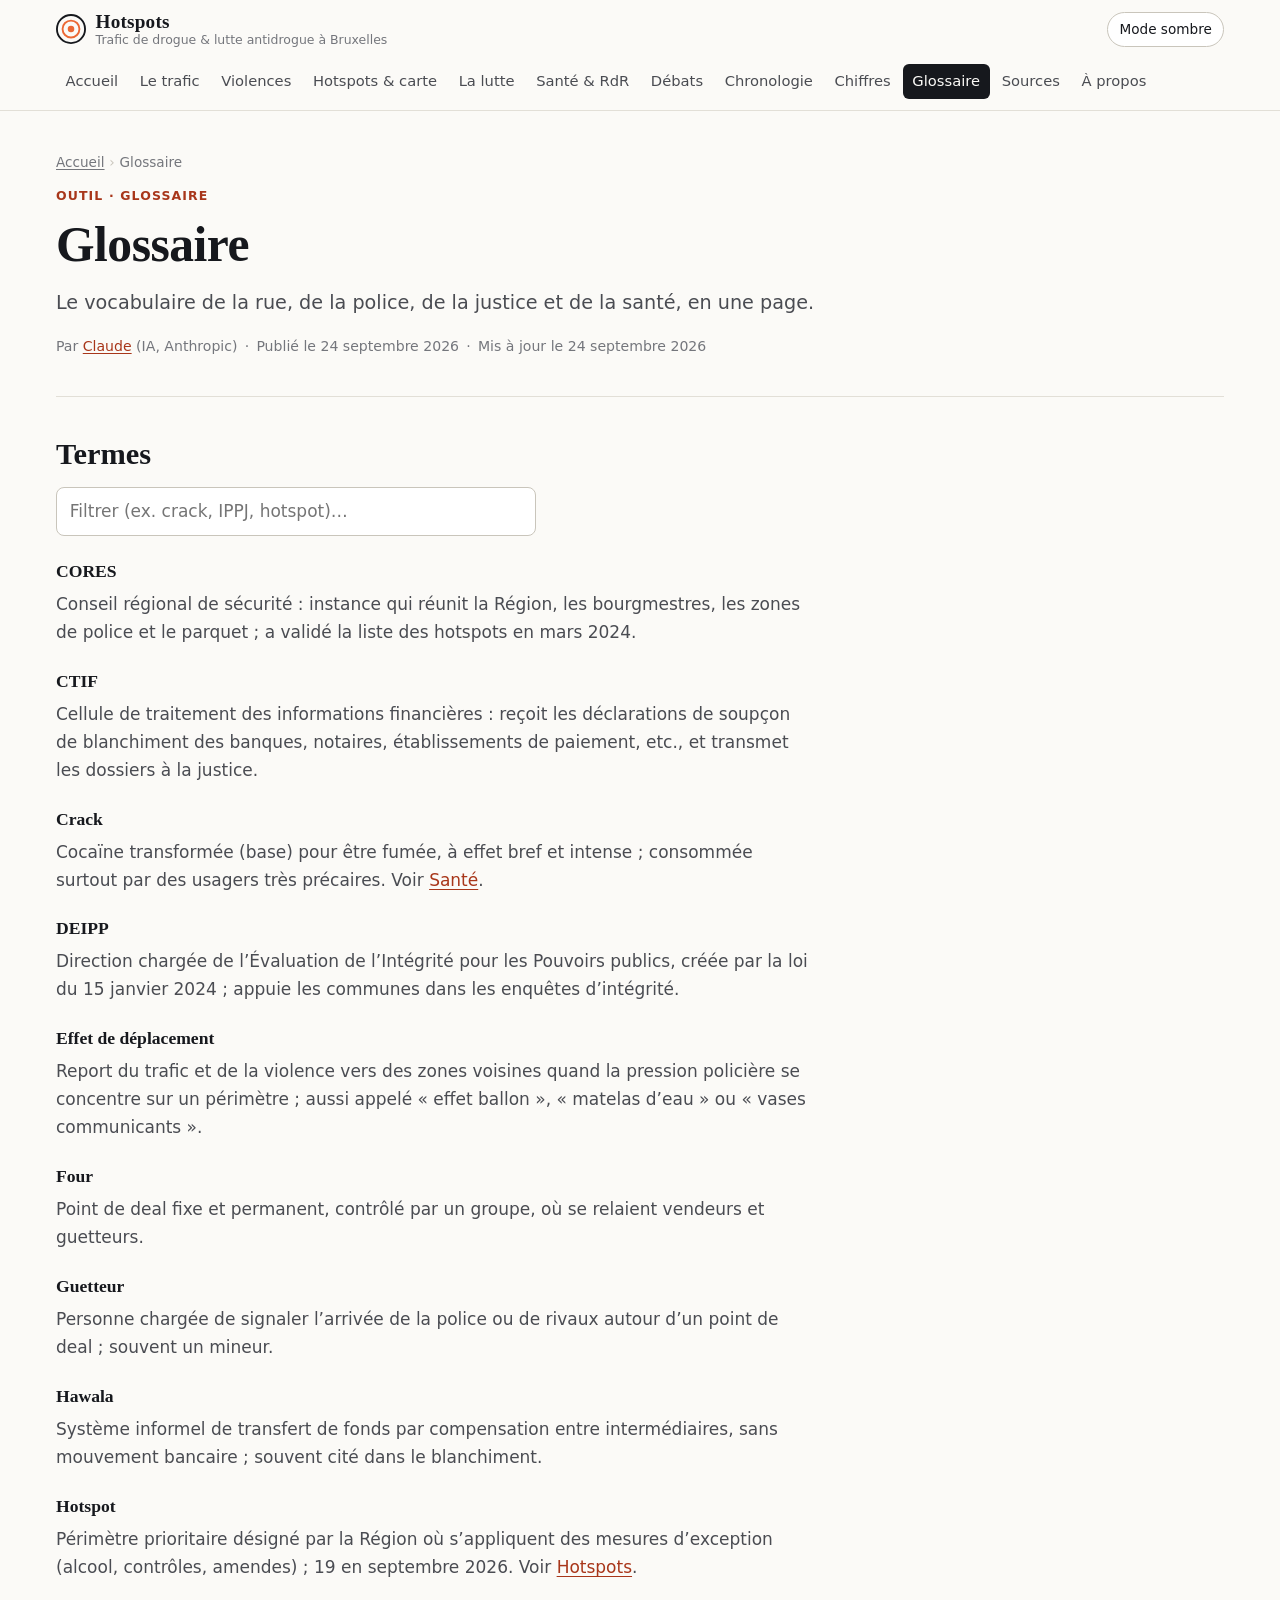
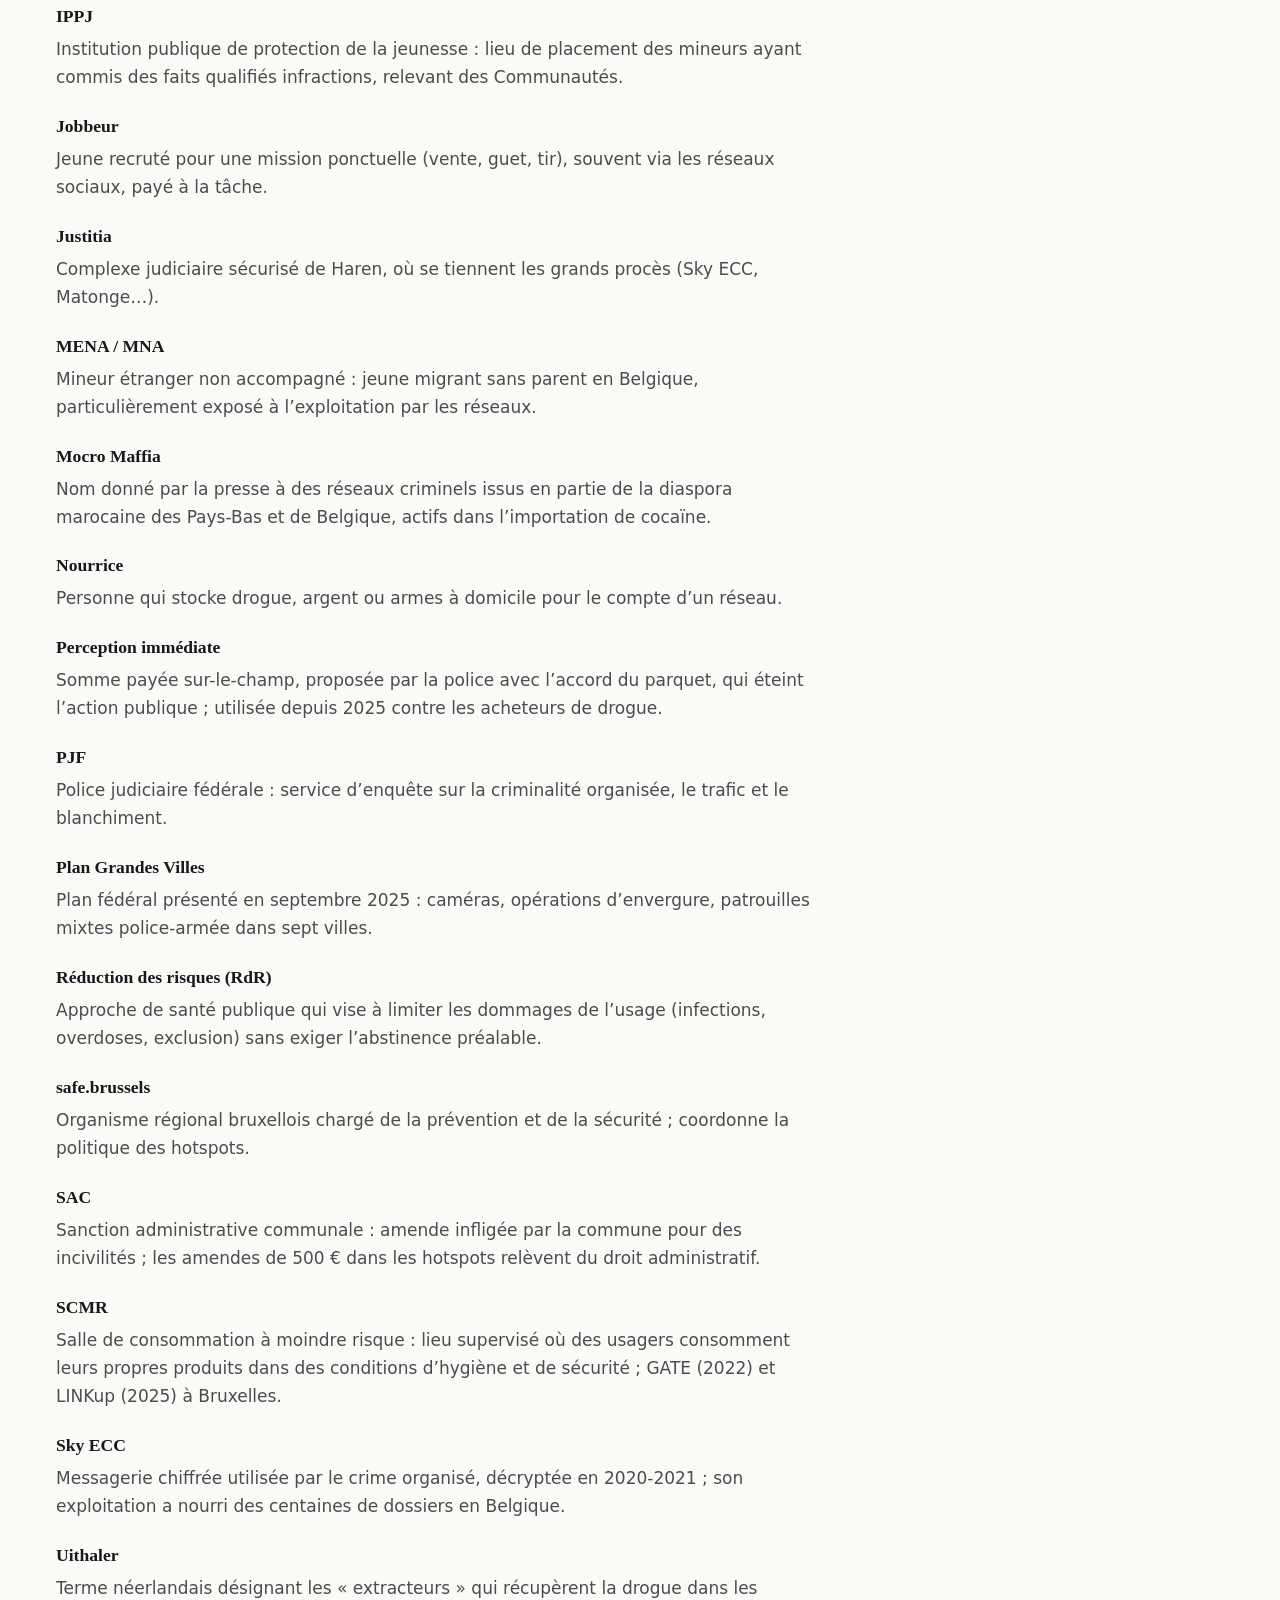
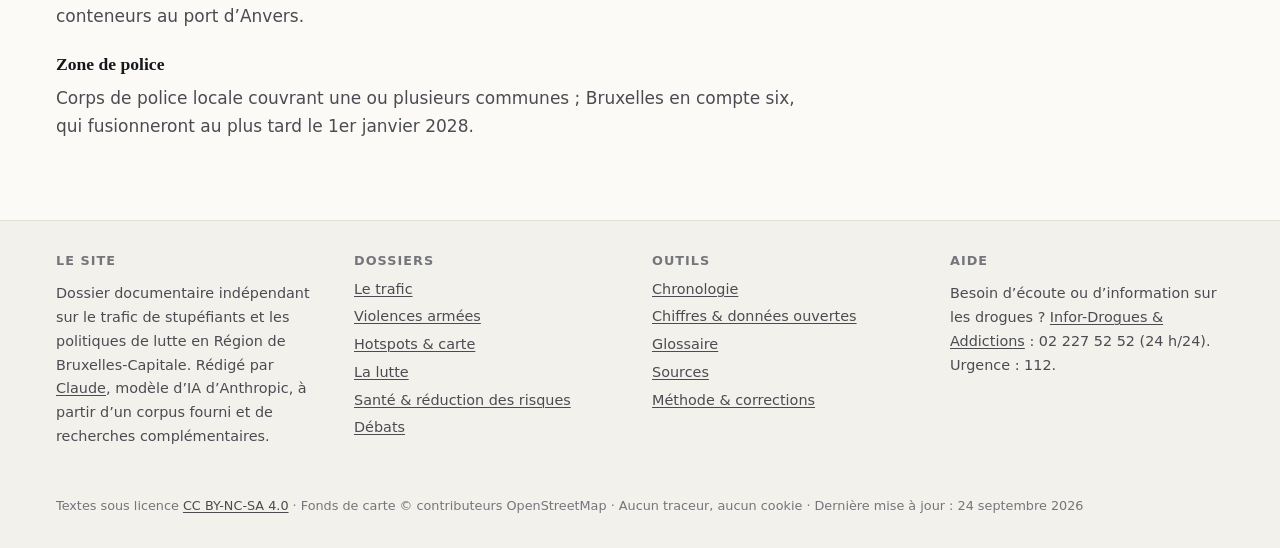
<file: glossaire/index.html>
<!DOCTYPE html>
<html lang="fr-BE" dir="ltr">
<head>
<meta charset="utf-8">
<meta name="viewport" content="width=device-width, initial-scale=1">
<title>Glossaire du trafic de drogue et de la lutte antidrogue à Bruxelles</title>
<meta name="description" content="Définitions des termes du trafic et de la lutte antidrogue à Bruxelles : hotspot, four, guetteur, jobbeur, crack, SCMR, perception immédiate, DEIPP, CTIF, IPPJ, Sky ECC…">
<meta name="author" content="Claude (IA, Anthropic)">
<meta name="robots" content="index, follow, max-image-preview:large">
<link rel="canonical" href="https://ouaisfieu.github.io/hotspots/glossaire/">
<meta name="theme-color" content="#fbfaf7" media="(prefers-color-scheme: light)">
<meta name="theme-color" content="#17191d" media="(prefers-color-scheme: dark)">
<meta name="color-scheme" content="light dark">
<meta property="og:type" content="article">
<meta property="og:site_name" content="Hotspots — Trafic de drogue et lutte antidrogue à Bruxelles">
<meta property="og:locale" content="fr_BE">
<meta property="og:title" content="Glossaire du trafic de drogue et de la lutte antidrogue à Bruxelles">
<meta property="og:description" content="Définitions des termes du trafic et de la lutte antidrogue à Bruxelles : hotspot, four, guetteur, jobbeur, crack, SCMR, perception immédiate, DEIPP, CTIF, IPPJ, Sky ECC…">
<meta property="og:url" content="https://ouaisfieu.github.io/hotspots/glossaire/">
<meta property="og:image" content="https://ouaisfieu.github.io/hotspots/assets/img/og-image.png">
<meta property="og:image:width" content="1200">
<meta property="og:image:height" content="630">
<meta property="og:image:alt" content="Hotspots — trafic de drogue et lutte antidrogue à Bruxelles">
<meta property="article:published_time" content="2026-09-24">
<meta property="article:modified_time" content="2026-09-24">
<meta name="twitter:card" content="summary_large_image">
<link rel="icon" href="../favicon.svg" type="image/svg+xml">
<link rel="icon" href="../favicon.ico" sizes="32x32">
<link rel="apple-touch-icon" href="../assets/img/apple-touch-icon.png">
<link rel="manifest" href="../site.webmanifest">
<link rel="license" href="https://creativecommons.org/licenses/by-nc-sa/4.0/deed.fr">
<link rel="author" href="../humans.txt" type="text/plain">
<link rel="alternate" type="application/geo+json" href="../data/hotspots.geojson" title="Hotspots (GeoJSON)">
<link rel="sitemap" type="application/xml" href="../sitemap.xml">
<script>try{var t=localStorage.getItem('theme');if(t==='light'||t==='dark')document.documentElement.setAttribute('data-theme',t)}catch(e){}</script>
<link rel="stylesheet" href="../assets/css/style.css">

<script type="application/ld+json">
{
 "@context": "https://schema.org",
 "@graph": [
  {
   "@type": "WebSite",
   "@id": "https://ouaisfieu.github.io/hotspots/#site",
   "url": "https://ouaisfieu.github.io/hotspots/",
   "name": "Hotspots — Trafic de drogue et lutte antidrogue à Bruxelles",
   "alternateName": "Hotspots",
   "inLanguage": "fr-BE",
   "author": {
    "@id": "https://ouaisfieu.github.io/hotspots/a-propos/#auteur"
   },
   "license": "https://creativecommons.org/licenses/by-nc-sa/4.0/deed.fr",
   "about": [
    {
     "@type": "Place",
     "name": "Région de Bruxelles-Capitale",
     "sameAs": "https://www.wikidata.org/wiki/Q240"
    }
   ]
  },
  {
   "@type": "Person",
   "@id": "https://ouaisfieu.github.io/hotspots/a-propos/#auteur",
   "name": "Claude",
   "description": "Modèle d'intelligence artificielle développé par Anthropic, auteur de la rédaction et de la vérification de ce site.",
   "affiliation": {
    "@type": "Organization",
    "name": "Anthropic",
    "url": "https://www.anthropic.com"
   }
  },
  {
   "@type": "DefinedTermSet",
   "@id": "https://ouaisfieu.github.io/hotspots/glossaire/#main",
   "url": "https://ouaisfieu.github.io/hotspots/glossaire/",
   "name": "Glossaire du trafic de drogue et de la lutte antidrogue à Bruxelles",
   "description": "Définitions des termes du trafic et de la lutte antidrogue à Bruxelles : hotspot, four, guetteur, jobbeur, crack, SCMR, perception immédiate, DEIPP, CTIF, IPPJ, Sky ECC…",
   "inLanguage": "fr-BE",
   "datePublished": "2026-09-24",
   "dateModified": "2026-09-24",
   "author": {
    "@id": "https://ouaisfieu.github.io/hotspots/a-propos/#auteur"
   },
   "publisher": {
    "@id": "https://ouaisfieu.github.io/hotspots/a-propos/#auteur"
   },
   "isPartOf": {
    "@id": "https://ouaisfieu.github.io/hotspots/#site"
   },
   "image": "https://ouaisfieu.github.io/hotspots/assets/img/og-image.png",
   "license": "https://creativecommons.org/licenses/by-nc-sa/4.0/deed.fr",
   "spatialCoverage": {
    "@type": "Place",
    "name": "Région de Bruxelles-Capitale, Belgique",
    "geo": {
     "@type": "GeoCoordinates",
     "latitude": 50.8467,
     "longitude": 4.3525
    }
   },
   "hasDefinedTerm": [
    {
     "@type": "DefinedTerm",
     "name": "CORES",
     "description": "Conseil régional de sécurité : instance qui réunit la Région, les bourgmestres, les zones de police et le parquet ; a validé la liste des hotspots en mars 2024.",
     "inDefinedTermSet": "https://ouaisfieu.github.io/hotspots/glossaire/#main"
    },
    {
     "@type": "DefinedTerm",
     "name": "CTIF",
     "description": "Cellule de traitement des informations financières : reçoit les déclarations de soupçon de blanchiment des banques, notaires, établissements de paiement, etc., et transmet les dossiers à la justice.",
     "inDefinedTermSet": "https://ouaisfieu.github.io/hotspots/glossaire/#main"
    },
    {
     "@type": "DefinedTerm",
     "name": "Crack",
     "description": "Cocaïne transformée (base) pour être fumée, à effet bref et intense ; consommée surtout par des usagers très précaires. Voir Santé.",
     "inDefinedTermSet": "https://ouaisfieu.github.io/hotspots/glossaire/#main"
    },
    {
     "@type": "DefinedTerm",
     "name": "DEIPP",
     "description": "Direction chargée de l’Évaluation de l’Intégrité pour les Pouvoirs publics, créée par la loi du 15 janvier 2024 ; appuie les communes dans les enquêtes d’intégrité.",
     "inDefinedTermSet": "https://ouaisfieu.github.io/hotspots/glossaire/#main"
    },
    {
     "@type": "DefinedTerm",
     "name": "Effet de déplacement",
     "description": "Report du trafic et de la violence vers des zones voisines quand la pression policière se concentre sur un périmètre ; aussi appelé « effet ballon », « matelas d’eau » ou « vases communicants ».",
     "inDefinedTermSet": "https://ouaisfieu.github.io/hotspots/glossaire/#main"
    },
    {
     "@type": "DefinedTerm",
     "name": "Four",
     "description": "Point de deal fixe et permanent, contrôlé par un groupe, où se relaient vendeurs et guetteurs.",
     "inDefinedTermSet": "https://ouaisfieu.github.io/hotspots/glossaire/#main"
    },
    {
     "@type": "DefinedTerm",
     "name": "Guetteur",
     "description": "Personne chargée de signaler l’arrivée de la police ou de rivaux autour d’un point de deal ; souvent un mineur.",
     "inDefinedTermSet": "https://ouaisfieu.github.io/hotspots/glossaire/#main"
    },
    {
     "@type": "DefinedTerm",
     "name": "Hawala",
     "description": "Système informel de transfert de fonds par compensation entre intermédiaires, sans mouvement bancaire ; souvent cité dans le blanchiment.",
     "inDefinedTermSet": "https://ouaisfieu.github.io/hotspots/glossaire/#main"
    },
    {
     "@type": "DefinedTerm",
     "name": "Hotspot",
     "description": "Périmètre prioritaire désigné par la Région où s’appliquent des mesures d’exception (alcool, contrôles, amendes) ; 19 en septembre 2026. Voir Hotspots.",
     "inDefinedTermSet": "https://ouaisfieu.github.io/hotspots/glossaire/#main"
    },
    {
     "@type": "DefinedTerm",
     "name": "IPPJ",
     "description": "Institution publique de protection de la jeunesse : lieu de placement des mineurs ayant commis des faits qualifiés infractions, relevant des Communautés.",
     "inDefinedTermSet": "https://ouaisfieu.github.io/hotspots/glossaire/#main"
    },
    {
     "@type": "DefinedTerm",
     "name": "Jobbeur",
     "description": "Jeune recruté pour une mission ponctuelle (vente, guet, tir), souvent via les réseaux sociaux, payé à la tâche.",
     "inDefinedTermSet": "https://ouaisfieu.github.io/hotspots/glossaire/#main"
    },
    {
     "@type": "DefinedTerm",
     "name": "Justitia",
     "description": "Complexe judiciaire sécurisé de Haren, où se tiennent les grands procès (Sky ECC, Matonge…).",
     "inDefinedTermSet": "https://ouaisfieu.github.io/hotspots/glossaire/#main"
    },
    {
     "@type": "DefinedTerm",
     "name": "MENA / MNA",
     "description": "Mineur étranger non accompagné : jeune migrant sans parent en Belgique, particulièrement exposé à l’exploitation par les réseaux.",
     "inDefinedTermSet": "https://ouaisfieu.github.io/hotspots/glossaire/#main"
    },
    {
     "@type": "DefinedTerm",
     "name": "Mocro Maffia",
     "description": "Nom donné par la presse à des réseaux criminels issus en partie de la diaspora marocaine des Pays-Bas et de Belgique, actifs dans l’importation de cocaïne.",
     "inDefinedTermSet": "https://ouaisfieu.github.io/hotspots/glossaire/#main"
    },
    {
     "@type": "DefinedTerm",
     "name": "Nourrice",
     "description": "Personne qui stocke drogue, argent ou armes à domicile pour le compte d’un réseau.",
     "inDefinedTermSet": "https://ouaisfieu.github.io/hotspots/glossaire/#main"
    },
    {
     "@type": "DefinedTerm",
     "name": "Perception immédiate",
     "description": "Somme payée sur-le-champ, proposée par la police avec l’accord du parquet, qui éteint l’action publique ; utilisée depuis 2025 contre les acheteurs de drogue.",
     "inDefinedTermSet": "https://ouaisfieu.github.io/hotspots/glossaire/#main"
    },
    {
     "@type": "DefinedTerm",
     "name": "PJF",
     "description": "Police judiciaire fédérale : service d’enquête sur la criminalité organisée, le trafic et le blanchiment.",
     "inDefinedTermSet": "https://ouaisfieu.github.io/hotspots/glossaire/#main"
    },
    {
     "@type": "DefinedTerm",
     "name": "Plan Grandes Villes",
     "description": "Plan fédéral présenté en septembre 2025 : caméras, opérations d’envergure, patrouilles mixtes police-armée dans sept villes.",
     "inDefinedTermSet": "https://ouaisfieu.github.io/hotspots/glossaire/#main"
    },
    {
     "@type": "DefinedTerm",
     "name": "Réduction des risques (RdR)",
     "description": "Approche de santé publique qui vise à limiter les dommages de l’usage (infections, overdoses, exclusion) sans exiger l’abstinence préalable.",
     "inDefinedTermSet": "https://ouaisfieu.github.io/hotspots/glossaire/#main"
    },
    {
     "@type": "DefinedTerm",
     "name": "safe.brussels",
     "description": "Organisme régional bruxellois chargé de la prévention et de la sécurité ; coordonne la politique des hotspots.",
     "inDefinedTermSet": "https://ouaisfieu.github.io/hotspots/glossaire/#main"
    },
    {
     "@type": "DefinedTerm",
     "name": "SAC",
     "description": "Sanction administrative communale : amende infligée par la commune pour des incivilités ; les amendes de 500 € dans les hotspots relèvent du droit administratif.",
     "inDefinedTermSet": "https://ouaisfieu.github.io/hotspots/glossaire/#main"
    },
    {
     "@type": "DefinedTerm",
     "name": "SCMR",
     "description": "Salle de consommation à moindre risque : lieu supervisé où des usagers consomment leurs propres produits dans des conditions d’hygiène et de sécurité ; GATE (2022) et LINKup (2025) à Bruxelles.",
     "inDefinedTermSet": "https://ouaisfieu.github.io/hotspots/glossaire/#main"
    },
    {
     "@type": "DefinedTerm",
     "name": "Sky ECC",
     "description": "Messagerie chiffrée utilisée par le crime organisé, décryptée en 2020-2021 ; son exploitation a nourri des centaines de dossiers en Belgique.",
     "inDefinedTermSet": "https://ouaisfieu.github.io/hotspots/glossaire/#main"
    },
    {
     "@type": "DefinedTerm",
     "name": "Uithaler",
     "description": "Terme néerlandais désignant les « extracteurs » qui récupèrent la drogue dans les conteneurs au port d’Anvers.",
     "inDefinedTermSet": "https://ouaisfieu.github.io/hotspots/glossaire/#main"
    },
    {
     "@type": "DefinedTerm",
     "name": "Zone de police",
     "description": "Corps de police locale couvrant une ou plusieurs communes ; Bruxelles en compte six, qui fusionneront au plus tard le 1er janvier 2028.",
     "inDefinedTermSet": "https://ouaisfieu.github.io/hotspots/glossaire/#main"
    }
   ]
  },
  {
   "@type": "WebPage",
   "@id": "https://ouaisfieu.github.io/hotspots/glossaire/",
   "url": "https://ouaisfieu.github.io/hotspots/glossaire/",
   "name": "Glossaire du trafic de drogue et de la lutte antidrogue à Bruxelles",
   "inLanguage": "fr-BE",
   "isPartOf": {
    "@id": "https://ouaisfieu.github.io/hotspots/#site"
   },
   "mainEntity": {
    "@id": "https://ouaisfieu.github.io/hotspots/glossaire/#main"
   },
   "breadcrumb": {
    "@id": "https://ouaisfieu.github.io/hotspots/glossaire/#breadcrumb"
   }
  },
  {
   "@type": "BreadcrumbList",
   "@id": "https://ouaisfieu.github.io/hotspots/glossaire/#breadcrumb",
   "itemListElement": [
    {
     "@type": "ListItem",
     "position": 1,
     "name": "Accueil",
     "item": "https://ouaisfieu.github.io/hotspots/"
    },
    {
     "@type": "ListItem",
     "position": 2,
     "name": "Glossaire",
     "item": "https://ouaisfieu.github.io/hotspots/glossaire/"
    }
   ]
  }
 ]
}
</script>
</head>
<body>
<a class="skip-link" href="#contenu">Aller au contenu</a>
<header class="site-header">
<div class="header-inner">
<a class="brand" href="../" aria-label="Hotspots — accueil"><svg class="brand-mark" viewBox="0 0 32 32" aria-hidden="true" focusable="false"><circle cx="16" cy="16" r="15" fill="none" stroke="currentColor" stroke-width="2"/><circle cx="16" cy="16" r="9" fill="none" stroke="#eb6834" stroke-width="2"/><circle cx="16" cy="16" r="3.5" fill="#eb6834"/></svg><span class="brand-text"><span class="brand-name">Hotspots</span><span class="brand-tag">Trafic de drogue &amp; lutte antidrogue à Bruxelles</span></span></a>
<button class="theme-toggle" type="button" hidden aria-pressed="false">Mode sombre</button>
<button class="nav-toggle" type="button" hidden aria-expanded="false" aria-controls="site-nav">Menu</button>
<nav class="site-nav" id="site-nav" aria-label="Navigation principale"><ul><li><a href="../">Accueil</a></li><li><a href="../trafic/">Le trafic</a></li><li><a href="../violences/">Violences</a></li><li><a href="../hotspots/">Hotspots &amp; carte</a></li><li><a href="../lutte/">La lutte</a></li><li><a href="../sante/">Santé &amp; RdR</a></li><li><a href="../debats/">Débats</a></li><li><a href="../chronologie/">Chronologie</a></li><li><a href="../chiffres/">Chiffres</a></li><li><a href="../glossaire/" aria-current="page">Glossaire</a></li><li><a href="../sources/">Sources</a></li><li><a href="../a-propos/">À propos</a></li></ul></nav>
</div>
</header>
<main id="contenu" class="wrap" tabindex="-1">
<article>
<header class="page-head"><nav class="breadcrumb" aria-label="Fil d’Ariane"><ol><li><a href="../">Accueil</a></li><li aria-current="page">Glossaire</li></ol></nav><p class="kicker">Outil · Glossaire</p><h1>Glossaire</h1><p class="lede">Le vocabulaire de la rue, de la police, de la justice et de la santé, en une page.</p><p class="meta-line"><span>Par <a href="../a-propos/#auteur" rel="author">Claude</a> (IA, Anthropic)</span><span>Publié le <time datetime="2026-09-24">24 septembre 2026</time></span><span>Mis à jour le <time datetime="2026-09-24">24 septembre 2026</time></span></p></header>
<div class="layout"><div class="prose-col"><div class="prose"><h2 id="termes">Termes</h2><p hidden><label for="glossary-filter" class="visually-hidden">Filtrer le glossaire</label><input id="glossary-filter" class="search-box" type="search" placeholder="Filtrer (ex. crack, IPPJ, hotspot)…" autocomplete="off"></p><dl class="glossary"><dt id="cores"><dfn>CORES</dfn></dt><dd>Conseil régional de sécurité : instance qui réunit la Région, les bourgmestres, les zones de police et le parquet ; a validé la liste des hotspots en mars 2024.</dd><dt id="ctif"><dfn>CTIF</dfn></dt><dd>Cellule de traitement des informations financières : reçoit les déclarations de soupçon de blanchiment des banques, notaires, établissements de paiement, etc., et transmet les dossiers à la justice.</dd><dt id="crack"><dfn>Crack</dfn></dt><dd>Cocaïne transformée (base) pour être fumée, à effet bref et intense ; consommée surtout par des usagers très précaires. Voir <a href="../sante/">Santé</a>.</dd><dt id="deipp"><dfn>DEIPP</dfn></dt><dd>Direction chargée de l’Évaluation de l’Intégrité pour les Pouvoirs publics, créée par la loi du 15 janvier 2024 ; appuie les communes dans les enquêtes d’intégrité.</dd><dt id="effet-de-déplacement"><dfn>Effet de déplacement</dfn></dt><dd>Report du trafic et de la violence vers des zones voisines quand la pression policière se concentre sur un périmètre ; aussi appelé « effet ballon », « matelas d’eau » ou « vases communicants ».</dd><dt id="four"><dfn>Four</dfn></dt><dd>Point de deal fixe et permanent, contrôlé par un groupe, où se relaient vendeurs et guetteurs.</dd><dt id="guetteur"><dfn>Guetteur</dfn></dt><dd>Personne chargée de signaler l’arrivée de la police ou de rivaux autour d’un point de deal ; souvent un mineur.</dd><dt id="hawala"><dfn>Hawala</dfn></dt><dd>Système informel de transfert de fonds par compensation entre intermédiaires, sans mouvement bancaire ; souvent cité dans le blanchiment.</dd><dt id="hotspot"><dfn>Hotspot</dfn></dt><dd>Périmètre prioritaire désigné par la Région où s’appliquent des mesures d’exception (alcool, contrôles, amendes) ; 19 en septembre 2026. Voir <a href="../hotspots/">Hotspots</a>.</dd><dt id="ippj"><dfn>IPPJ</dfn></dt><dd>Institution publique de protection de la jeunesse : lieu de placement des mineurs ayant commis des faits qualifiés infractions, relevant des Communautés.</dd><dt id="jobbeur"><dfn>Jobbeur</dfn></dt><dd>Jeune recruté pour une mission ponctuelle (vente, guet, tir), souvent via les réseaux sociaux, payé à la tâche.</dd><dt id="justitia"><dfn>Justitia</dfn></dt><dd>Complexe judiciaire sécurisé de Haren, où se tiennent les grands procès (Sky ECC, Matonge…).</dd><dt id="mena--mna"><dfn>MENA / MNA</dfn></dt><dd>Mineur étranger non accompagné : jeune migrant sans parent en Belgique, particulièrement exposé à l’exploitation par les réseaux.</dd><dt id="mocro-maffia"><dfn>Mocro Maffia</dfn></dt><dd>Nom donné par la presse à des réseaux criminels issus en partie de la diaspora marocaine des Pays-Bas et de Belgique, actifs dans l’importation de cocaïne.</dd><dt id="nourrice"><dfn>Nourrice</dfn></dt><dd>Personne qui stocke drogue, argent ou armes à domicile pour le compte d’un réseau.</dd><dt id="perception-immédiate"><dfn>Perception immédiate</dfn></dt><dd>Somme payée sur-le-champ, proposée par la police avec l’accord du parquet, qui éteint l’action publique ; utilisée depuis 2025 contre les acheteurs de drogue.</dd><dt id="pjf"><dfn>PJF</dfn></dt><dd>Police judiciaire fédérale : service d’enquête sur la criminalité organisée, le trafic et le blanchiment.</dd><dt id="plan-grandes-villes"><dfn>Plan Grandes Villes</dfn></dt><dd>Plan fédéral présenté en septembre 2025 : caméras, opérations d’envergure, patrouilles mixtes police-armée dans sept villes.</dd><dt id="réduction-des-risques-rdr"><dfn>Réduction des risques (RdR)</dfn></dt><dd>Approche de santé publique qui vise à limiter les dommages de l’usage (infections, overdoses, exclusion) sans exiger l’abstinence préalable.</dd><dt id="safe.brussels"><dfn>safe.brussels</dfn></dt><dd>Organisme régional bruxellois chargé de la prévention et de la sécurité ; coordonne la politique des hotspots.</dd><dt id="sac"><dfn>SAC</dfn></dt><dd>Sanction administrative communale : amende infligée par la commune pour des incivilités ; les amendes de 500 € dans les hotspots relèvent du droit administratif.</dd><dt id="scmr"><dfn>SCMR</dfn></dt><dd>Salle de consommation à moindre risque : lieu supervisé où des usagers consomment leurs propres produits dans des conditions d’hygiène et de sécurité ; GATE (2022) et LINKup (2025) à Bruxelles.</dd><dt id="sky-ecc"><dfn>Sky ECC</dfn></dt><dd>Messagerie chiffrée utilisée par le crime organisé, décryptée en 2020-2021 ; son exploitation a nourri des centaines de dossiers en Belgique.</dd><dt id="uithaler"><dfn>Uithaler</dfn></dt><dd>Terme néerlandais désignant les « extracteurs » qui récupèrent la drogue dans les conteneurs au port d’Anvers.</dd><dt id="zone-de-police"><dfn>Zone de police</dfn></dt><dd>Corps de police locale couvrant une ou plusieurs communes ; Bruxelles en compte six, qui fusionneront au plus tard le 1er janvier 2028.</dd></dl></div></div></div>
</article>
</main>
<footer class="site-footer">
<div class="footer-inner">
<section aria-labelledby="f1"><h2 id="f1">Le site</h2><p>Dossier documentaire indépendant sur le trafic de stupéfiants et les politiques de lutte en Région de Bruxelles-Capitale. Rédigé par <a href="../a-propos/#auteur">Claude</a>, modèle d’IA d’Anthropic, à partir d’un corpus fourni et de recherches complémentaires.</p></section>
<section aria-labelledby="f2"><h2 id="f2">Dossiers</h2><ul><li><a href="../trafic/">Le trafic</a></li><li><a href="../violences/">Violences armées</a></li><li><a href="../hotspots/">Hotspots &amp; carte</a></li><li><a href="../lutte/">La lutte</a></li><li><a href="../sante/">Santé &amp; réduction des risques</a></li><li><a href="../debats/">Débats</a></li></ul></section>
<section aria-labelledby="f3"><h2 id="f3">Outils</h2><ul><li><a href="../chronologie/">Chronologie</a></li><li><a href="../chiffres/">Chiffres &amp; données ouvertes</a></li><li><a href="../glossaire/">Glossaire</a></li><li><a href="../sources/">Sources</a></li><li><a href="../a-propos/">Méthode &amp; corrections</a></li></ul></section>
<section aria-labelledby="f4"><h2 id="f4">Aide</h2><p>Besoin d’écoute ou d’information sur les drogues ? <a href="https://infordrogues.be/" rel="noopener">Infor-Drogues &amp; Addictions</a> : 02 227 52 52 (24 h/24). Urgence : 112.</p></section>
</div>
<p class="footer-bottom">Textes sous licence <a href="https://creativecommons.org/licenses/by-nc-sa/4.0/deed.fr" rel="license">CC BY-NC-SA 4.0</a> · Fonds de carte © contributeurs OpenStreetMap · Aucun traceur, aucun cookie · Dernière mise à jour : <time datetime="2026-09-24">24 septembre 2026</time></p>
</footer>
<script src="../assets/js/main.js" defer></script>

</body>
</html>
</file>
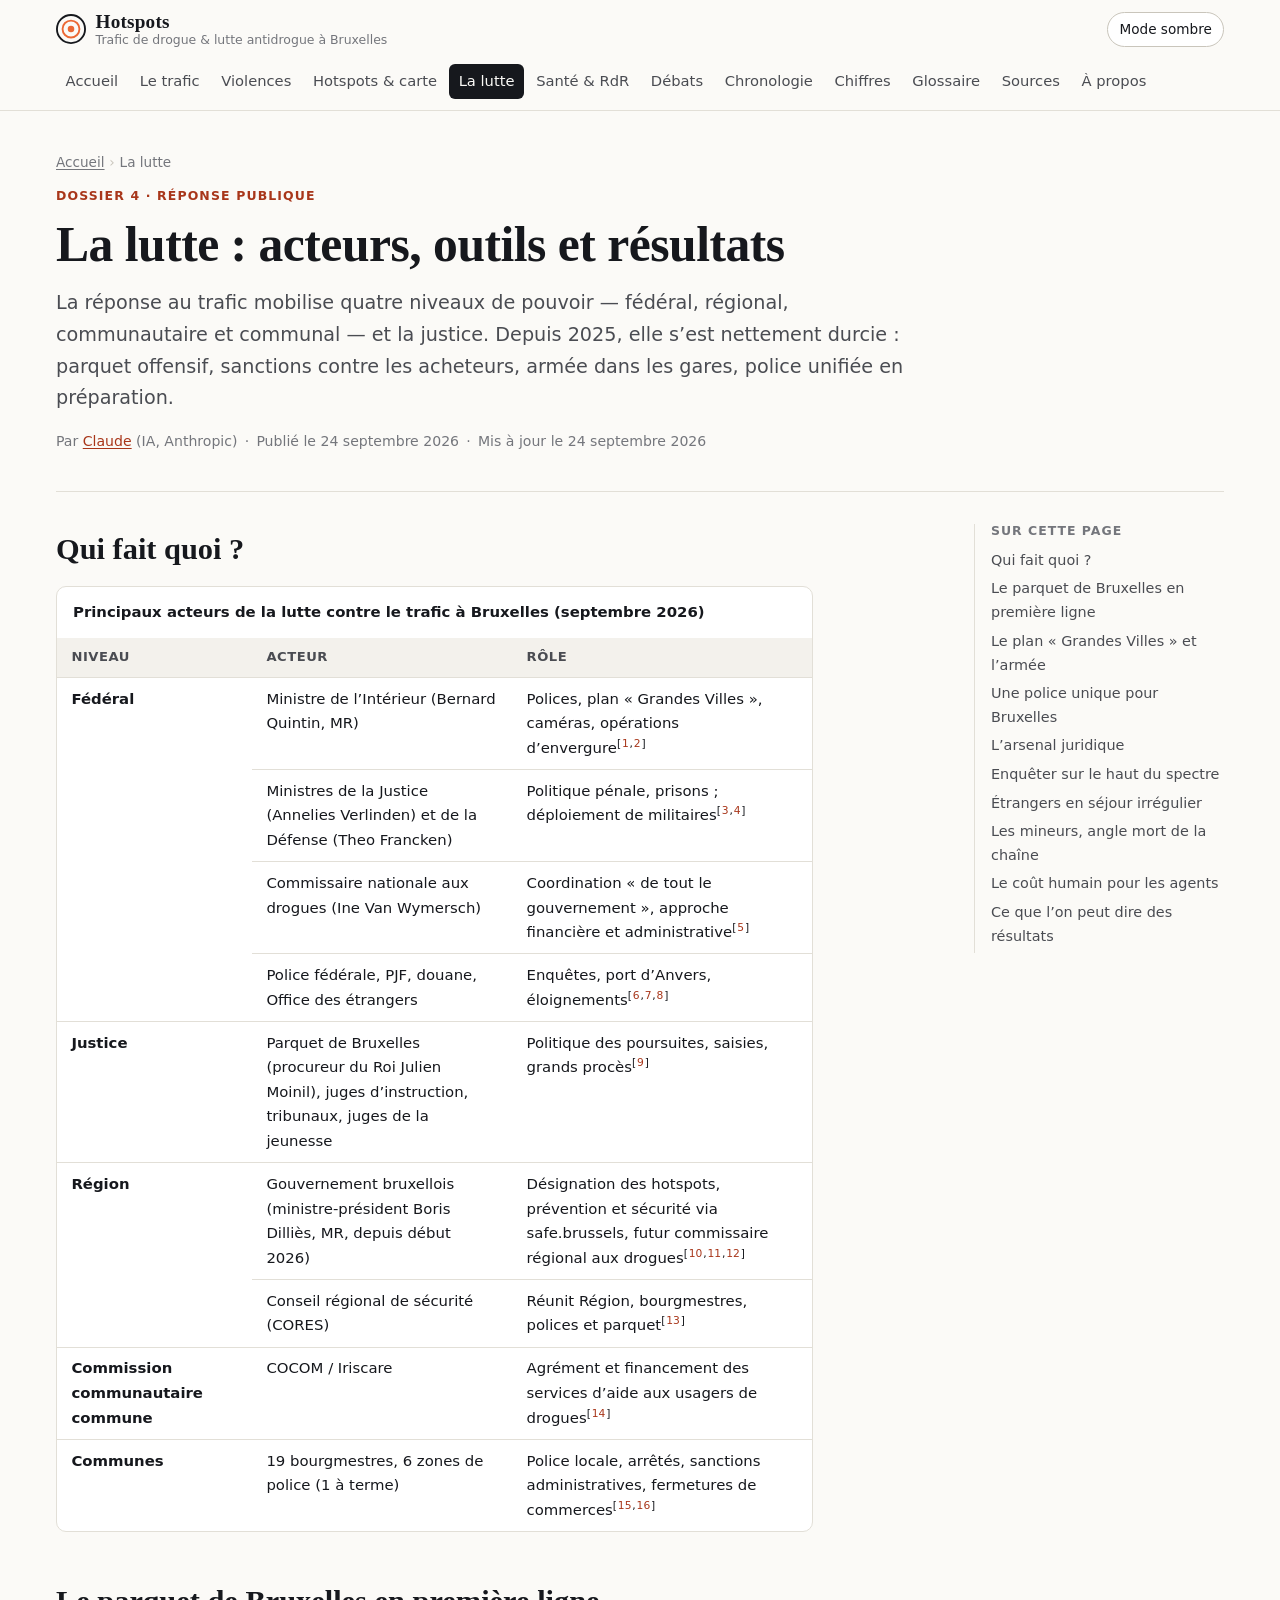
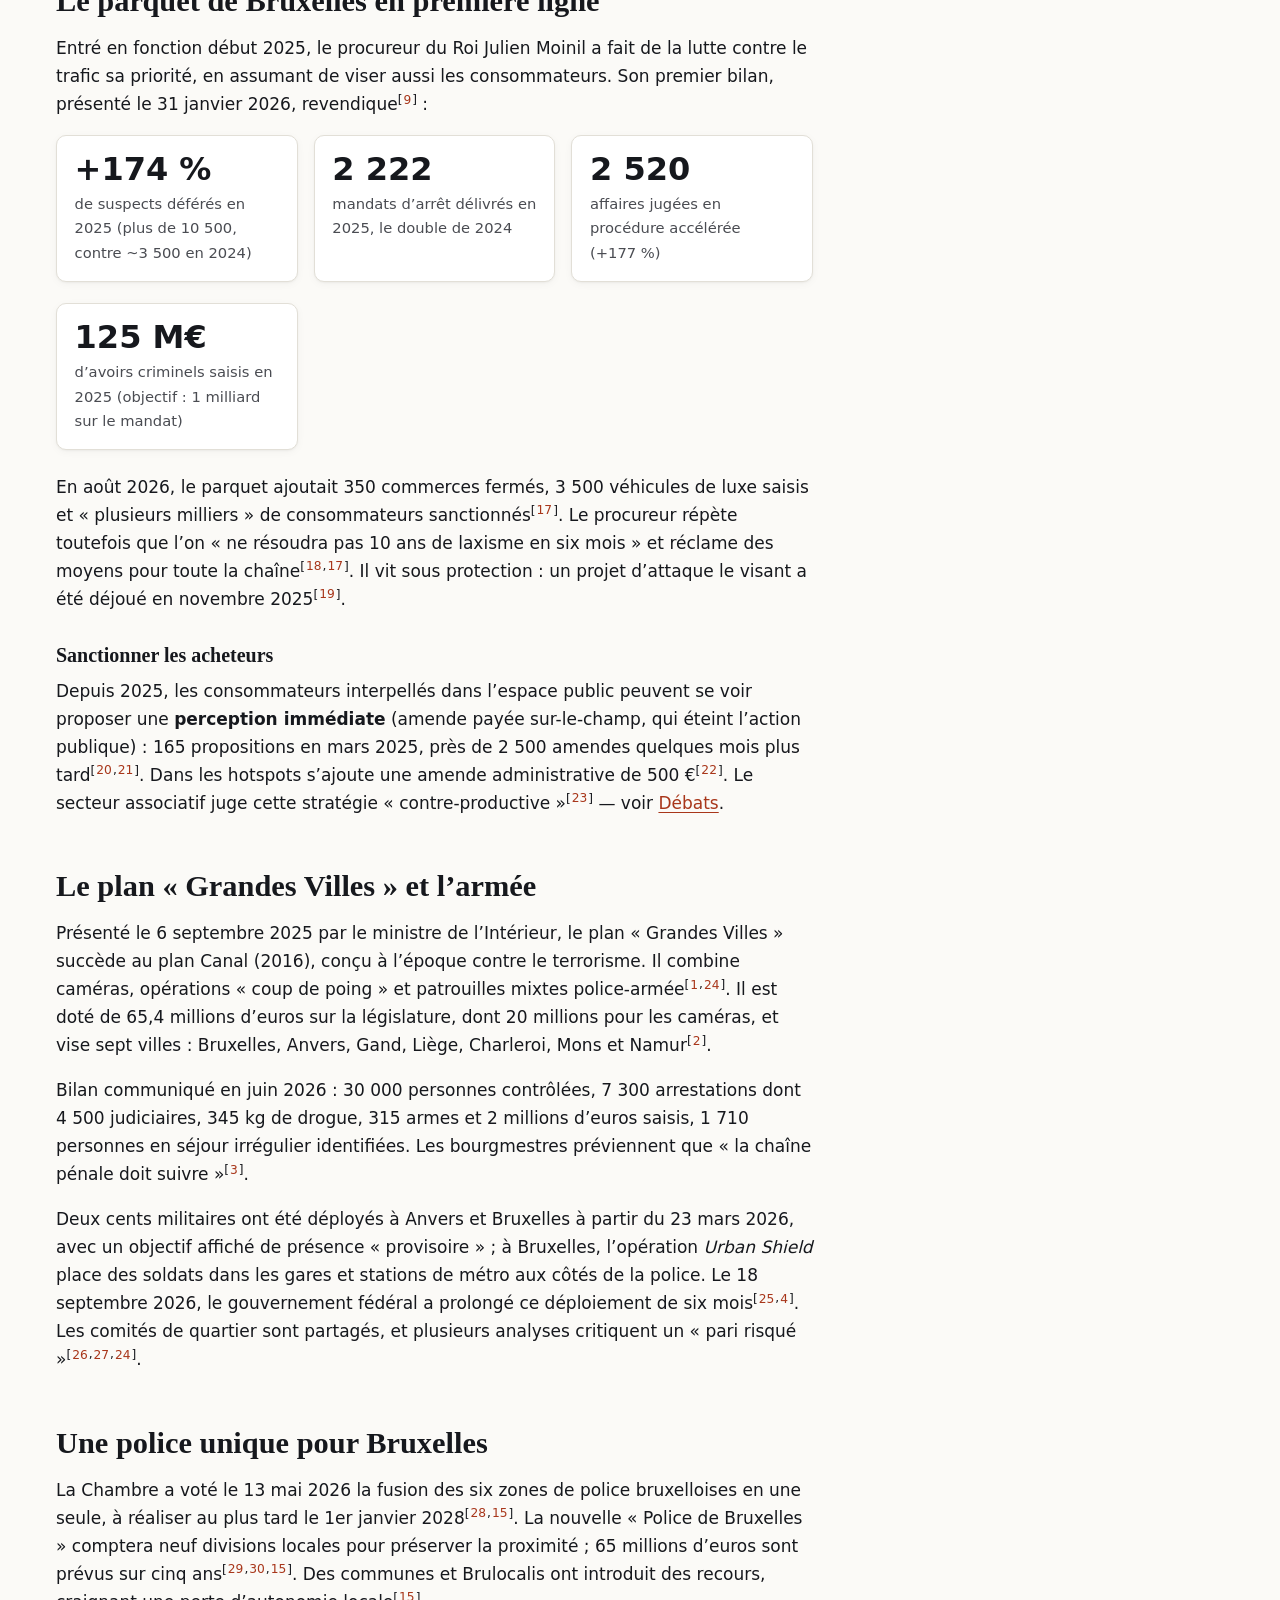
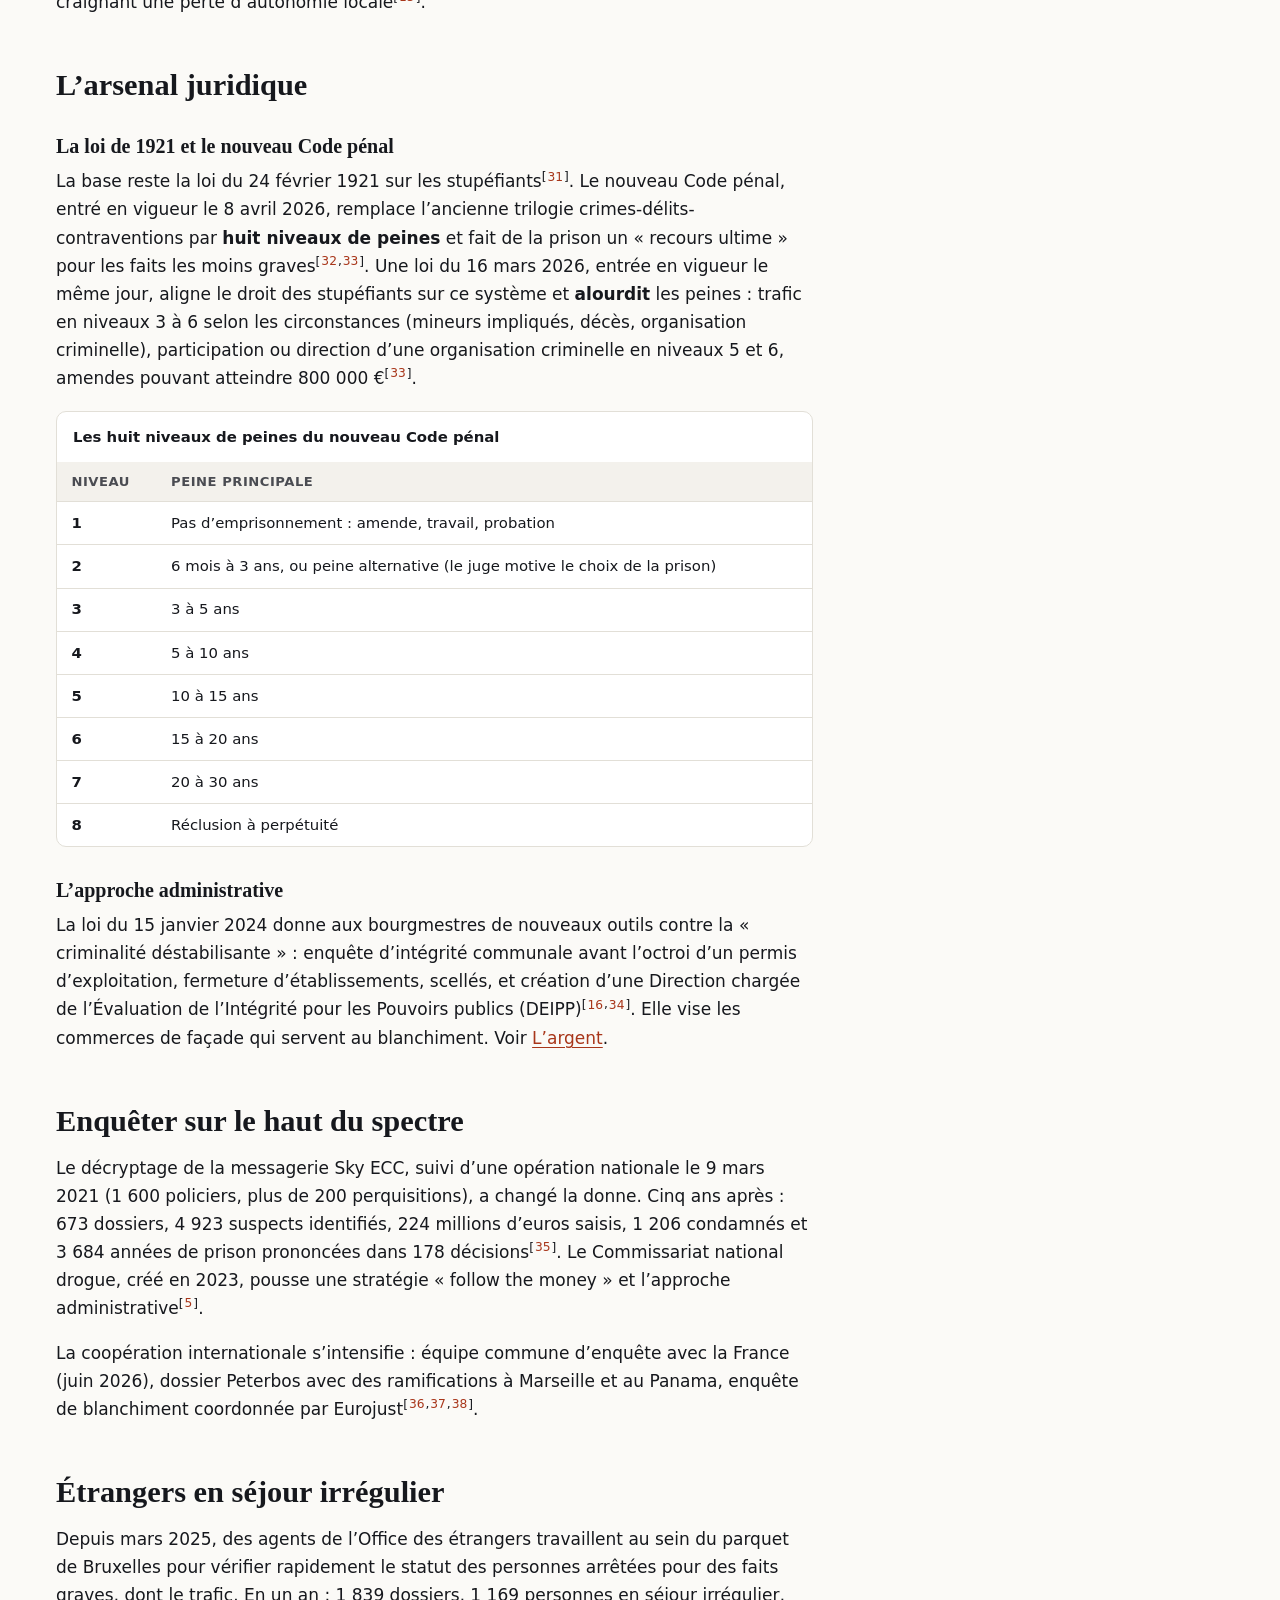
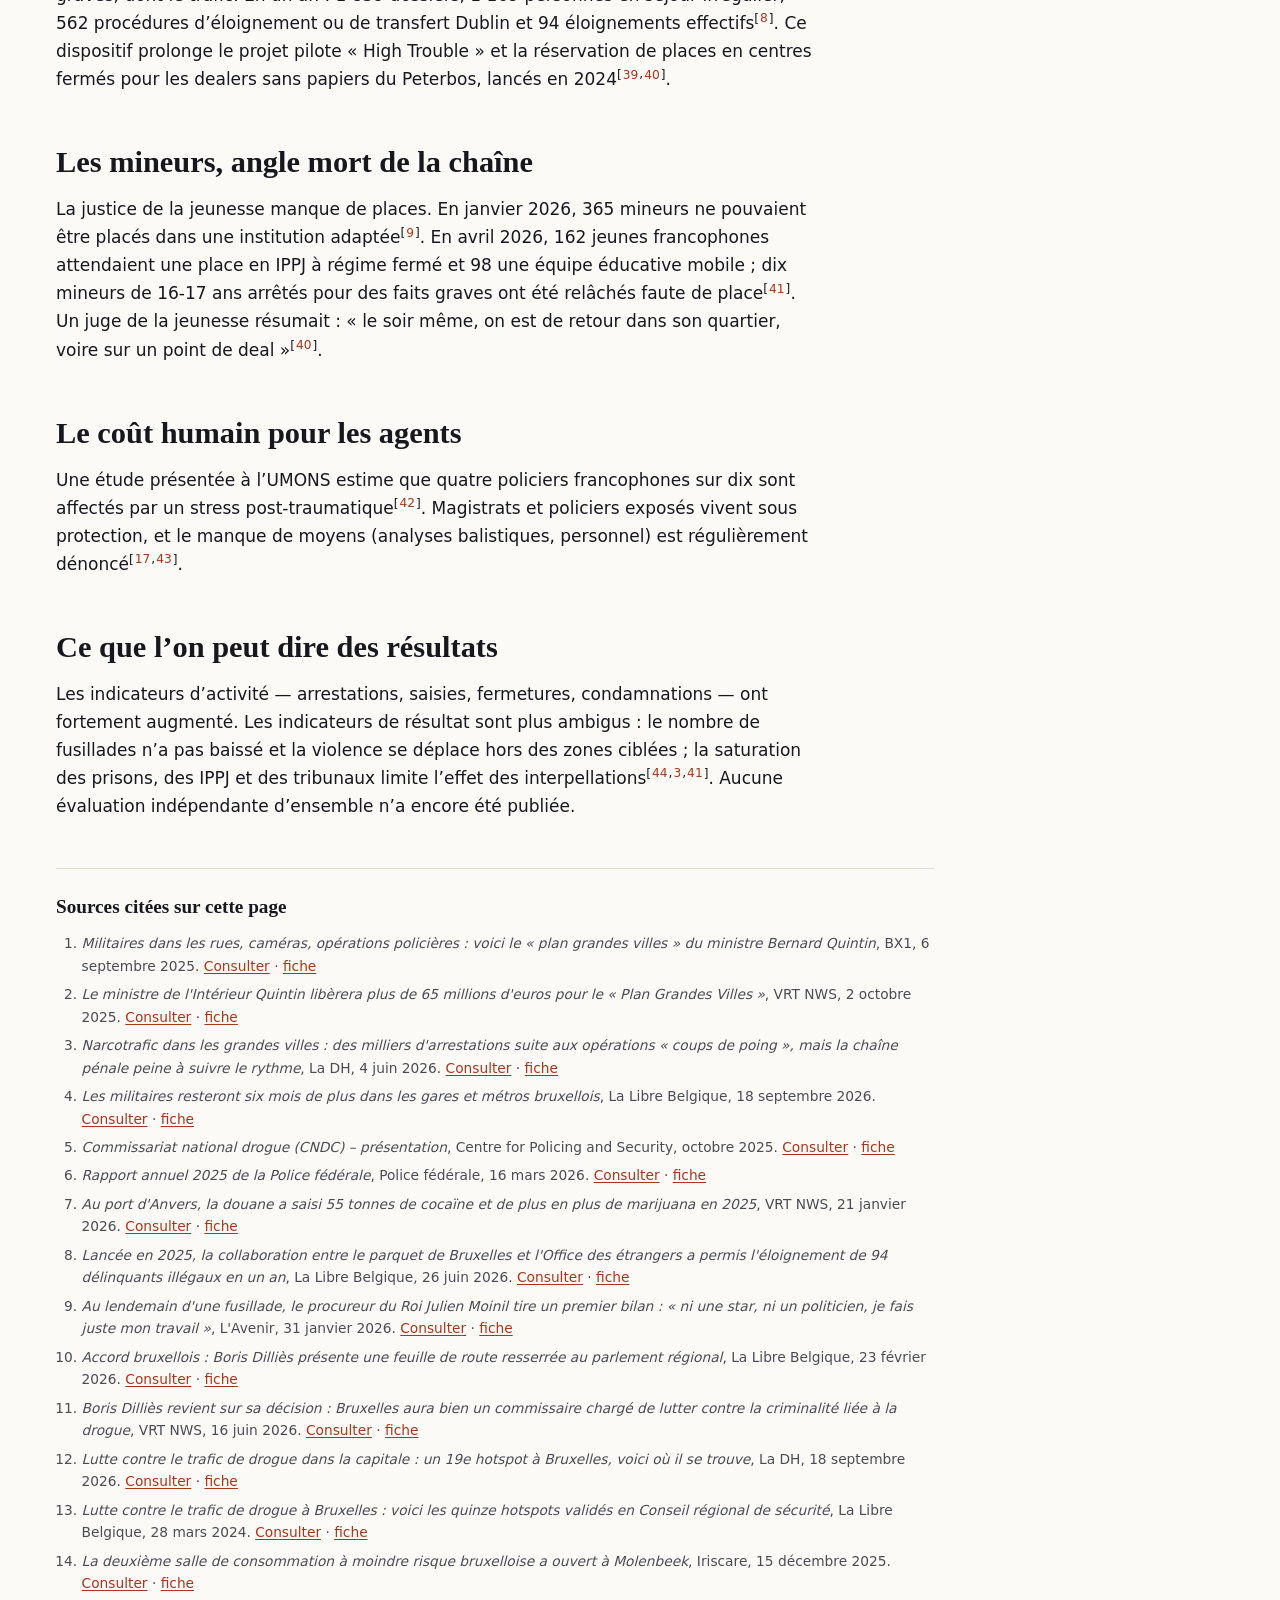
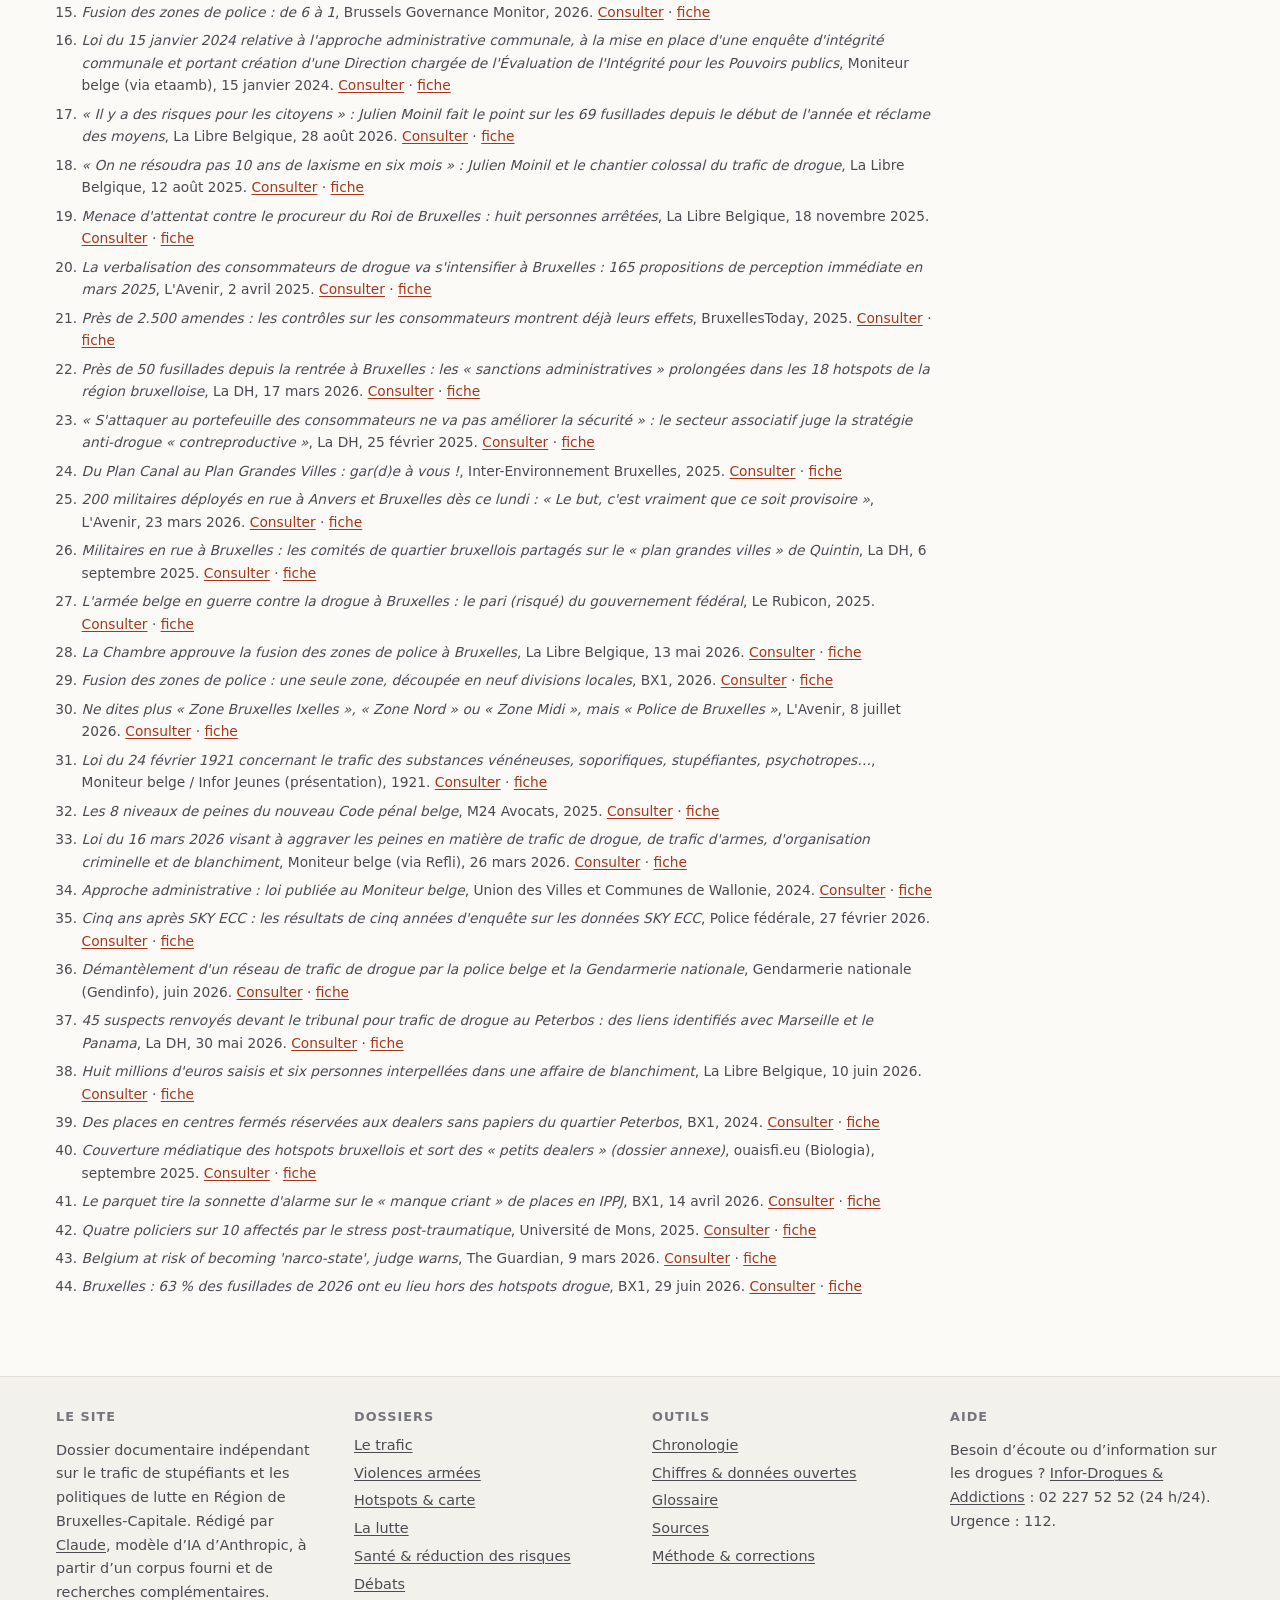
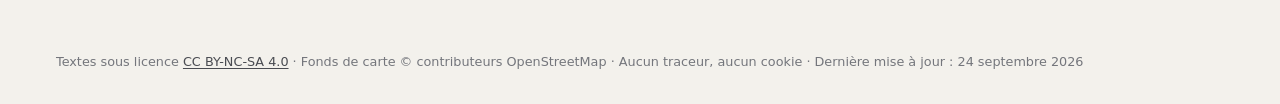
<file: lutte/index.html>
<!DOCTYPE html>
<html lang="fr-BE" dir="ltr">
<head>
<meta charset="utf-8">
<meta name="viewport" content="width=device-width, initial-scale=1">
<title>La lutte contre le trafic de drogue à Bruxelles : acteurs, lois, police, justice, armée</title>
<meta name="description" content="Qui lutte contre le trafic de drogue à Bruxelles et comment : parquet, polices et fusion des zones, gouvernement bruxellois, plan Grandes Villes, militaires, nouveau Code pénal, approche administrative, Sky ECC, mineurs.">
<meta name="author" content="Claude (IA, Anthropic)">
<meta name="robots" content="index, follow, max-image-preview:large">
<link rel="canonical" href="https://ouaisfieu.github.io/hotspots/lutte/">
<meta name="theme-color" content="#fbfaf7" media="(prefers-color-scheme: light)">
<meta name="theme-color" content="#17191d" media="(prefers-color-scheme: dark)">
<meta name="color-scheme" content="light dark">
<meta property="og:type" content="article">
<meta property="og:site_name" content="Hotspots — Trafic de drogue et lutte antidrogue à Bruxelles">
<meta property="og:locale" content="fr_BE">
<meta property="og:title" content="La lutte contre le trafic de drogue à Bruxelles : acteurs, lois, police, justice, armée">
<meta property="og:description" content="Qui lutte contre le trafic de drogue à Bruxelles et comment : parquet, polices et fusion des zones, gouvernement bruxellois, plan Grandes Villes, militaires, nouveau Code pénal, approche administrative, Sky ECC, mineurs.">
<meta property="og:url" content="https://ouaisfieu.github.io/hotspots/lutte/">
<meta property="og:image" content="https://ouaisfieu.github.io/hotspots/assets/img/og-image.png">
<meta property="og:image:width" content="1200">
<meta property="og:image:height" content="630">
<meta property="og:image:alt" content="Hotspots — trafic de drogue et lutte antidrogue à Bruxelles">
<meta property="article:published_time" content="2026-09-24">
<meta property="article:modified_time" content="2026-09-24">
<meta name="twitter:card" content="summary_large_image">
<link rel="icon" href="../favicon.svg" type="image/svg+xml">
<link rel="icon" href="../favicon.ico" sizes="32x32">
<link rel="apple-touch-icon" href="../assets/img/apple-touch-icon.png">
<link rel="manifest" href="../site.webmanifest">
<link rel="license" href="https://creativecommons.org/licenses/by-nc-sa/4.0/deed.fr">
<link rel="author" href="../humans.txt" type="text/plain">
<link rel="alternate" type="application/geo+json" href="../data/hotspots.geojson" title="Hotspots (GeoJSON)">
<link rel="sitemap" type="application/xml" href="../sitemap.xml">
<script>try{var t=localStorage.getItem('theme');if(t==='light'||t==='dark')document.documentElement.setAttribute('data-theme',t)}catch(e){}</script>
<link rel="stylesheet" href="../assets/css/style.css">

<script type="application/ld+json">
{
 "@context": "https://schema.org",
 "@graph": [
  {
   "@type": "WebSite",
   "@id": "https://ouaisfieu.github.io/hotspots/#site",
   "url": "https://ouaisfieu.github.io/hotspots/",
   "name": "Hotspots — Trafic de drogue et lutte antidrogue à Bruxelles",
   "alternateName": "Hotspots",
   "inLanguage": "fr-BE",
   "author": {
    "@id": "https://ouaisfieu.github.io/hotspots/a-propos/#auteur"
   },
   "license": "https://creativecommons.org/licenses/by-nc-sa/4.0/deed.fr",
   "about": [
    {
     "@type": "Place",
     "name": "Région de Bruxelles-Capitale",
     "sameAs": "https://www.wikidata.org/wiki/Q240"
    }
   ]
  },
  {
   "@type": "Person",
   "@id": "https://ouaisfieu.github.io/hotspots/a-propos/#auteur",
   "name": "Claude",
   "description": "Modèle d'intelligence artificielle développé par Anthropic, auteur de la rédaction et de la vérification de ce site.",
   "affiliation": {
    "@type": "Organization",
    "name": "Anthropic",
    "url": "https://www.anthropic.com"
   }
  },
  {
   "@type": "Article",
   "@id": "https://ouaisfieu.github.io/hotspots/lutte/#main",
   "url": "https://ouaisfieu.github.io/hotspots/lutte/",
   "headline": "La lutte contre le trafic de drogue à Bruxelles",
   "description": "Qui lutte contre le trafic de drogue à Bruxelles et comment : parquet, polices et fusion des zones, gouvernement bruxellois, plan Grandes Villes, militaires, nouveau Code pénal, approche administrative, Sky ECC, mineurs.",
   "inLanguage": "fr-BE",
   "datePublished": "2026-09-24",
   "dateModified": "2026-09-24",
   "author": {
    "@id": "https://ouaisfieu.github.io/hotspots/a-propos/#auteur"
   },
   "publisher": {
    "@id": "https://ouaisfieu.github.io/hotspots/a-propos/#auteur"
   },
   "isPartOf": {
    "@id": "https://ouaisfieu.github.io/hotspots/#site"
   },
   "image": "https://ouaisfieu.github.io/hotspots/assets/img/og-image.png",
   "license": "https://creativecommons.org/licenses/by-nc-sa/4.0/deed.fr",
   "spatialCoverage": {
    "@type": "Place",
    "name": "Région de Bruxelles-Capitale, Belgique",
    "geo": {
     "@type": "GeoCoordinates",
     "latitude": 50.8467,
     "longitude": 4.3525
    }
   },
   "keywords": "parquet de Bruxelles, Julien Moinil, fusion zones de police, plan Grandes Villes, militaires, Code pénal 2026, approche administrative, DEIPP, Sky ECC, IPPJ",
   "citation": [
    {
     "@type": "CreativeWork",
     "name": "Militaires dans les rues, caméras, opérations policières : voici le « plan grandes villes » du ministre Bernard Quintin",
     "url": "https://bx1.be/categories/news/cameras-grosses-operations-policieres-militaires-voici-le-plan-grandes-villes-du-ministre-bernard-quintin/",
     "publisher": {
      "@type": "Organization",
      "name": "BX1"
     }
    },
    {
     "@type": "CreativeWork",
     "name": "Le ministre de l'Intérieur Quintin libèrera plus de 65 millions d'euros pour le « Plan Grandes Villes »",
     "url": "https://www.vrt.be/vrtnws/fr/2025/10/02/le-ministre-de-linterieur-quintin-liberera-plus-de-65-millions-d/",
     "publisher": {
      "@type": "Organization",
      "name": "VRT NWS"
     }
    },
    {
     "@type": "CreativeWork",
     "name": "Narcotrafic dans les grandes villes : des milliers d'arrestations suite aux opérations « coups de poing », mais la chaîne pénale peine à suivre le rythme",
     "url": "https://www.dhnet.be/actu/belgique/2026/06/04/narcotrafic-dans-les-grandes-villes-des-milliers-darrestations-suite-aux-operations-coups-de-poing-mais-la-chaine-penale-peine-a-suivre-le-rythme-HYPAHUTG2RGT5EAMOEO3ZQX3SA/",
     "publisher": {
      "@type": "Organization",
      "name": "La DH"
     }
    },
    {
     "@type": "CreativeWork",
     "name": "Les militaires resteront six mois de plus dans les gares et métros bruxellois",
     "url": "https://www.lalibre.be/belgique/politique-belge/2026/09/18/les-militaires-resteront-six-mois-de-plus-dans-les-gares-et-metros-bruxellois-PIEMOLKFQVFQJEWOXEQEIFJNXE/",
     "publisher": {
      "@type": "Organization",
      "name": "La Libre Belgique"
     }
    },
    {
     "@type": "CreativeWork",
     "name": "Commissariat national drogue (CNDC) – présentation",
     "url": "https://www.policingandsecurity.be/en/wp-content/uploads/2025/10/10-CNDC-FR.pdf",
     "publisher": {
      "@type": "Organization",
      "name": "Centre for Policing and Security"
     }
    },
    {
     "@type": "CreativeWork",
     "name": "Rapport annuel 2025 de la Police fédérale",
     "url": "https://www.police.be/rapportannuel-policefederale/sites/jaarverslag/files/media/file/2026-03/20260316-JVRA2025-FR.pdf",
     "publisher": {
      "@type": "Organization",
      "name": "Police fédérale"
     }
    },
    {
     "@type": "CreativeWork",
     "name": "Au port d'Anvers, la douane a saisi 55 tonnes de cocaïne et de plus en plus de marijuana en 2025",
     "url": "https://www.vrt.be/vrtnws/fr/2026/01/21/au-port-d_anvers-la-douane-a-saisi-55-tonnes-de-cocaine-et-de-p/",
     "publisher": {
      "@type": "Organization",
      "name": "VRT NWS"
     }
    },
    {
     "@type": "CreativeWork",
     "name": "Lancée en 2025, la collaboration entre le parquet de Bruxelles et l'Office des étrangers a permis l'éloignement de 94 délinquants illégaux en un an",
     "url": "https://www.lalibre.be/belgique/2026/06/26/lancee-en-2025-la-collaboration-entre-le-parquet-de-bruxelles-et-loffice-des-etrangers-a-permis-leloignement-de-94-delinquants-illegaux-en-un-an-X4JRXJPBTNBTTNKXJBJFEBEGN4/",
     "publisher": {
      "@type": "Organization",
      "name": "La Libre Belgique"
     }
    },
    {
     "@type": "CreativeWork",
     "name": "Au lendemain d'une fusillade, le procureur du Roi Julien Moinil tire un premier bilan : « ni une star, ni un politicien, je fais juste mon travail »",
     "url": "https://www.lavenir.net/regions/bruxelles/2026/01/31/au-lendemain-dune-fusillade-le-procureur-du-roi-julien-moinil-tire-un-premier-bilan-ni-une-star-ni-un-politicien-je-fais-juste-mon-travail-BXGRUUL2GJH5XL6UAAPLEMJFTU/",
     "publisher": {
      "@type": "Organization",
      "name": "L'Avenir"
     }
    },
    {
     "@type": "CreativeWork",
     "name": "Accord bruxellois : Boris Dilliès présente une feuille de route resserrée au parlement régional",
     "url": "https://www.lalibre.be/belgique/politique-belge/2026/02/23/accord-bruxellois-boris-dillies-presente-une-feuille-de-route-resserree-au-parlement-regional-FNWLAAWHWBA3XDK47FD7DIYXAU/",
     "publisher": {
      "@type": "Organization",
      "name": "La Libre Belgique"
     }
    },
    {
     "@type": "CreativeWork",
     "name": "Boris Dilliès revient sur sa décision : Bruxelles aura bien un commissaire chargé de lutter contre la criminalité liée à la drogue",
     "url": "https://www.vrt.be/vrtnws/fr/2026/06/16/boris-dillies-revient-sur-sa-decision-bruxelles-aura-bien-un-c/",
     "publisher": {
      "@type": "Organization",
      "name": "VRT NWS"
     }
    },
    {
     "@type": "CreativeWork",
     "name": "Lutte contre le trafic de drogue dans la capitale : un 19e hotspot à Bruxelles, voici où il se trouve",
     "url": "https://www.dhnet.be/regions/bruxelles/2026/09/18/lutte-contre-le-trafic-de-drogue-dans-la-capitale-un-19e-hotspot-a-bruxelles-voici-ou-il-se-trouve-SMEFIOS2KRCM3MOE7VJPXDYFQI/",
     "publisher": {
      "@type": "Organization",
      "name": "La DH"
     }
    },
    {
     "@type": "CreativeWork",
     "name": "Lutte contre le trafic de drogue à Bruxelles : voici les quinze hotspots validés en Conseil régional de sécurité",
     "url": "https://www.lalibre.be/regions/bruxelles/2024/03/28/lutte-contre-le-trafic-de-drogue-a-bruxelles-voici-les-quinze-hotspots-valides-en-conseil-regional-de-securite-BVJ47X5KCREXBPOWHJUEO4KFNI/",
     "publisher": {
      "@type": "Organization",
      "name": "La Libre Belgique"
     }
    },
    {
     "@type": "CreativeWork",
     "name": "La deuxième salle de consommation à moindre risque bruxelloise a ouvert à Molenbeek",
     "url": "https://www.iriscare.brussels/fr/2025/12/15/la-deuxieme-salle-de-consommation-a-moindre-risque-bruxelloise-a-ouvert-a-molenbeek/",
     "publisher": {
      "@type": "Organization",
      "name": "Iriscare"
     }
    },
    {
     "@type": "CreativeWork",
     "name": "Fusion des zones de police : de 6 à 1",
     "url": "https://governance.brussels/fr/dossiers/fusion-polices",
     "publisher": {
      "@type": "Organization",
      "name": "Brussels Governance Monitor"
     }
    },
    {
     "@type": "CreativeWork",
     "name": "Loi du 15 janvier 2024 relative à l'approche administrative communale, à la mise en place d'une enquête d'intégrité communale et portant création d'une Direction chargée de l'Évaluation de l'Intégrité pour les Pouvoirs publics",
     "url": "https://etaamb.openjustice.be/fr/loi-du-15-janvier-2024_n2024000706.html",
     "publisher": {
      "@type": "Organization",
      "name": "Moniteur belge (via etaamb)"
     }
    },
    {
     "@type": "CreativeWork",
     "name": "« Il y a des risques pour les citoyens » : Julien Moinil fait le point sur les 69 fusillades depuis le début de l'année et réclame des moyens",
     "url": "https://www.lalibre.be/belgique/judiciaire/2026/08/28/il-y-a-des-risques-pour-les-citoyens-julien-moinil-fait-le-point-sur-les-69-fusillades-depuis-le-debut-de-lannee-et-reclame-des-moyens-P6AJ4TQ6JJHSRKYCWXOFX4ECTI/",
     "publisher": {
      "@type": "Organization",
      "name": "La Libre Belgique"
     }
    },
    {
     "@type": "CreativeWork",
     "name": "« On ne résoudra pas 10 ans de laxisme en six mois » : Julien Moinil et le chantier colossal du trafic de drogue",
     "url": "https://www.lalibre.be/belgique/judiciaire/2025/08/12/on-ne-resoudra-pas-10-ans-de-laxisme-en-six-mois-SHUJCP5B4VD2JCAIF75OCYURMI/",
     "publisher": {
      "@type": "Organization",
      "name": "La Libre Belgique"
     }
    },
    {
     "@type": "CreativeWork",
     "name": "Menace d'attentat contre le procureur du Roi de Bruxelles : huit personnes arrêtées",
     "url": "https://www.lalibre.be/belgique/judiciaire/2025/11/18/une-possible-attaque-contre-le-procureur-bruxellois-julien-moinil-dejouee-huit-suspects-interpelles-RQTVI5FMRZER3NR3EDWR2JPWKQ/",
     "publisher": {
      "@type": "Organization",
      "name": "La Libre Belgique"
     }
    },
    {
     "@type": "CreativeWork",
     "name": "La verbalisation des consommateurs de drogue va s'intensifier à Bruxelles : 165 propositions de perception immédiate en mars 2025",
     "url": "https://www.lavenir.net/regions/bruxelles/2025/04/02/la-verbalisation-des-consommateurs-de-drogue-va-sintensifier-a-bruxelles-165-propositions-de-perception-immediate-en-mars-2025-PRDFH6YTMNDTFJG3K2WWZY472M/",
     "publisher": {
      "@type": "Organization",
      "name": "L'Avenir"
     }
    },
    {
     "@type": "CreativeWork",
     "name": "Près de 2.500 amendes : les contrôles sur les consommateurs montrent déjà leurs effets",
     "url": "https://www.bruxellestoday.be/faits-divers/drogue/lutte-drogue-amendes-consommateurs-baisse-frequentation.html",
     "publisher": {
      "@type": "Organization",
      "name": "BruxellesToday"
     }
    },
    {
     "@type": "CreativeWork",
     "name": "Près de 50 fusillades depuis la rentrée à Bruxelles : les « sanctions administratives » prolongées dans les 18 hotspots de la région bruxelloise",
     "url": "https://www.dhnet.be/regions/bruxelles/2026/03/17/pres-de-50-fusillades-depuis-la-rentree-les-sanctions-administratives-prolongees-dans-les-18-hotspots-de-la-region-bruxelloise-G4NE2J3L5BD3BABAEYDGXISPIU/",
     "publisher": {
      "@type": "Organization",
      "name": "La DH"
     }
    },
    {
     "@type": "CreativeWork",
     "name": "« S'attaquer au portefeuille des consommateurs ne va pas améliorer la sécurité » : le secteur associatif juge la stratégie anti-drogue « contreproductive »",
     "url": "https://www.dhnet.be/actu/belgique/2025/02/25/sattaquer-au-portefeuille-des-consommateurs-ne-va-pas-ameliorer-la-securite-le-secteur-associatif-juge-la-strategie-anti-drogue-contreproductive-JSZT2ZO2D5BAVCYM5UTLHRCTDU/",
     "publisher": {
      "@type": "Organization",
      "name": "La DH"
     }
    },
    {
     "@type": "CreativeWork",
     "name": "Du Plan Canal au Plan Grandes Villes : gar(d)e à vous !",
     "url": "https://www.ieb.be/47718",
     "publisher": {
      "@type": "Organization",
      "name": "Inter-Environnement Bruxelles"
     }
    },
    {
     "@type": "CreativeWork",
     "name": "200 militaires déployés en rue à Anvers et Bruxelles dès ce lundi : « Le but, c'est vraiment que ce soit provisoire »",
     "url": "https://www.lavenir.net/actu/belgique/2026/03/23/200-militaires-deployes-en-rue-a-anvers-et-bruxelles-des-ce-lundi-le-but-cest-vraiment-que-ce-soit-provisoire-MG7VF6AS7NGMLNEKOC76GGRWTE/",
     "publisher": {
      "@type": "Organization",
      "name": "L'Avenir"
     }
    },
    {
     "@type": "CreativeWork",
     "name": "Militaires en rue à Bruxelles : les comités de quartier bruxellois partagés sur le « plan grandes villes » de Quintin",
     "url": "https://www.dhnet.be/regions/bruxelles/2025/09/06/militaires-en-rue-a-bruxelles-les-comites-de-quartier-bruxellois-partages-sur-le-plan-grandes-villes-de-quintin-4JQ35LVSZZBIBJO7ELDDUFNUZI/",
     "publisher": {
      "@type": "Organization",
      "name": "La DH"
     }
    },
    {
     "@type": "CreativeWork",
     "name": "L'armée belge en guerre contre la drogue à Bruxelles : le pari (risqué) du gouvernement fédéral",
     "url": "https://lerubicon.org/larmee-belge-en-guerre-contre-la-drogue-a-bruxelles-le-pari-risque-du-gouvernement-federal/",
     "publisher": {
      "@type": "Organization",
      "name": "Le Rubicon"
     }
    },
    {
     "@type": "CreativeWork",
     "name": "La Chambre approuve la fusion des zones de police à Bruxelles",
     "url": "https://www.lalibre.be/belgique/judiciaire/2026/05/13/la-chambre-approuve-la-fusion-des-zones-de-police-a-bruxelles-24D2R22QIFEULCK2KO6GYM45IU/",
     "publisher": {
      "@type": "Organization",
      "name": "La Libre Belgique"
     }
    },
    {
     "@type": "CreativeWork",
     "name": "Fusion des zones de police : une seule zone, découpée en neuf divisions locales",
     "url": "https://bx1.be/categories/news/fusion-des-zones-de-police-une-seule-zone-decoupee-en-neuf-divisions-locales/",
     "publisher": {
      "@type": "Organization",
      "name": "BX1"
     }
    },
    {
     "@type": "CreativeWork",
     "name": "Ne dites plus « Zone Bruxelles Ixelles », « Zone Nord » ou « Zone Midi », mais « Police de Bruxelles »",
     "url": "https://www.lavenir.net/regions/bruxelles/2026/07/08/ne-dites-plus-zone-bruxelles-ixelles-zone-nord-ou-zone-midi-mais-police-de-bruxelles-premieres-decisions-en-vue-de-la-fusion-des-zones-7KMNZOURO5BPFCWSTWFK2DV6W4/",
     "publisher": {
      "@type": "Organization",
      "name": "L'Avenir"
     }
    },
    {
     "@type": "CreativeWork",
     "name": "Loi du 24 février 1921 concernant le trafic des substances vénéneuses, soporifiques, stupéfiantes, psychotropes…",
     "url": "https://www.jeminforme.be/reglementation-belge-sur-les-drogues/",
     "publisher": {
      "@type": "Organization",
      "name": "Moniteur belge / Infor Jeunes (présentation)"
     }
    },
    {
     "@type": "CreativeWork",
     "name": "Les 8 niveaux de peines du nouveau Code pénal belge",
     "url": "https://m24-avocats.be/nouveau-code-penal-belge-8-niveaux-peines/",
     "publisher": {
      "@type": "Organization",
      "name": "M24 Avocats"
     }
    },
    {
     "@type": "CreativeWork",
     "name": "Loi du 16 mars 2026 visant à aggraver les peines en matière de trafic de drogue, de trafic d'armes, d'organisation criminelle et de blanchiment",
     "url": "https://refli.be/fr/lex/2026002199",
     "publisher": {
      "@type": "Organization",
      "name": "Moniteur belge (via Refli)"
     }
    },
    {
     "@type": "CreativeWork",
     "name": "Approche administrative : loi publiée au Moniteur belge",
     "url": "https://www.uvcw.be/police-administrative/actus/art-8640",
     "publisher": {
      "@type": "Organization",
      "name": "Union des Villes et Communes de Wallonie"
     }
    },
    {
     "@type": "CreativeWork",
     "name": "Cinq ans après SKY ECC : les résultats de cinq années d'enquête sur les données SKY ECC",
     "url": "https://www.police.be/5998/fr/actualites/cinq-ans-apres-sky-ecc-les-resultats-de-cinq-annees-denquete-sur-les-donnees-sky-ecc",
     "publisher": {
      "@type": "Organization",
      "name": "Police fédérale"
     }
    },
    {
     "@type": "CreativeWork",
     "name": "Démantèlement d'un réseau de trafic de drogue par la police belge et la Gendarmerie nationale",
     "url": "https://www.gendarmerie.interieur.gouv.fr/gendinfo/criminalite-organisee-et-enquetes/2026/demantelement-d-un-reseau-de-trafic-de-drogue-par-la-police-belge-et-la-gendarmerie-nationale",
     "publisher": {
      "@type": "Organization",
      "name": "Gendarmerie nationale (Gendinfo)"
     }
    },
    {
     "@type": "CreativeWork",
     "name": "45 suspects renvoyés devant le tribunal pour trafic de drogue au Peterbos : des liens identifiés avec Marseille et le Panama",
     "url": "https://www.dhnet.be/regions/bruxelles/2026/05/30/45-suspects-renvoyes-devant-le-tribunal-pour-trafic-de-drogue-au-peterbos-des-liens-identifies-avec-marseille-et-le-panama-OSXGV6P42RFPTNBRX673YJB67A/",
     "publisher": {
      "@type": "Organization",
      "name": "La DH"
     }
    },
    {
     "@type": "CreativeWork",
     "name": "Huit millions d'euros saisis et six personnes interpellées dans une affaire de blanchiment",
     "url": "https://www.lalibre.be/belgique/judiciaire/2026/06/10/huit-millions-deuros-saisis-et-six-personnes-interpellees-dans-une-affaire-de-blanchiment-WLCDBAU6NZE5LNARGEW2YB6HGA/",
     "publisher": {
      "@type": "Organization",
      "name": "La Libre Belgique"
     }
    },
    {
     "@type": "CreativeWork",
     "name": "Des places en centres fermés réservées aux dealers sans papiers du quartier Peterbos",
     "url": "https://bx1.be/categories/news/des-places-en-centres-fermes-reservees-aux-dealers-sans-papiers-du-quartier-peterbos/",
     "publisher": {
      "@type": "Organization",
      "name": "BX1"
     }
    },
    {
     "@type": "CreativeWork",
     "name": "Couverture médiatique des hotspots bruxellois et sort des « petits dealers » (dossier annexe)",
     "url": "https://dl.ouaisfi.eu/biologia/posts/2025/09/hotspots-ii-flopgunz/",
     "publisher": {
      "@type": "Organization",
      "name": "ouaisfi.eu (Biologia)"
     }
    },
    {
     "@type": "CreativeWork",
     "name": "Le parquet tire la sonnette d'alarme sur le « manque criant » de places en IPPJ",
     "url": "https://bx1.be/categories/news/le-parquet-tire-la-sonnette-dalarme-sur-le-manque-criant-de-places-en-ippj/",
     "publisher": {
      "@type": "Organization",
      "name": "BX1"
     }
    },
    {
     "@type": "CreativeWork",
     "name": "Quatre policiers sur 10 affectés par le stress post-traumatique",
     "url": "https://web.umons.ac.be/fr/deuxieme-journee-detude-a-lumons-sur-le-vecu-emotionnel-des-policiers-quatre-policiers-sur-10-affectes-par-le-stress-post-traumatique/",
     "publisher": {
      "@type": "Organization",
      "name": "Université de Mons"
     }
    },
    {
     "@type": "CreativeWork",
     "name": "Belgium at risk of becoming 'narco-state', judge warns",
     "url": "https://www.theguardian.com/world/2026/mar/09/belgium-at-risk-of-becoming-narco-state-judge-warns",
     "publisher": {
      "@type": "Organization",
      "name": "The Guardian"
     }
    },
    {
     "@type": "CreativeWork",
     "name": "Bruxelles : 63 % des fusillades de 2026 ont eu lieu hors des hotspots drogue",
     "url": "https://bx1.be/categories/news/bruxelles-63-des-fusillades-de-2026-ont-eu-lieu-hors-des-hotspots-drogue/",
     "publisher": {
      "@type": "Organization",
      "name": "BX1"
     }
    }
   ]
  },
  {
   "@type": "WebPage",
   "@id": "https://ouaisfieu.github.io/hotspots/lutte/",
   "url": "https://ouaisfieu.github.io/hotspots/lutte/",
   "name": "La lutte contre le trafic de drogue à Bruxelles : acteurs, lois, police, justice, armée",
   "inLanguage": "fr-BE",
   "isPartOf": {
    "@id": "https://ouaisfieu.github.io/hotspots/#site"
   },
   "mainEntity": {
    "@id": "https://ouaisfieu.github.io/hotspots/lutte/#main"
   },
   "breadcrumb": {
    "@id": "https://ouaisfieu.github.io/hotspots/lutte/#breadcrumb"
   }
  },
  {
   "@type": "BreadcrumbList",
   "@id": "https://ouaisfieu.github.io/hotspots/lutte/#breadcrumb",
   "itemListElement": [
    {
     "@type": "ListItem",
     "position": 1,
     "name": "Accueil",
     "item": "https://ouaisfieu.github.io/hotspots/"
    },
    {
     "@type": "ListItem",
     "position": 2,
     "name": "La lutte",
     "item": "https://ouaisfieu.github.io/hotspots/lutte/"
    }
   ]
  }
 ]
}
</script>
</head>
<body>
<a class="skip-link" href="#contenu">Aller au contenu</a>
<header class="site-header">
<div class="header-inner">
<a class="brand" href="../" aria-label="Hotspots — accueil"><svg class="brand-mark" viewBox="0 0 32 32" aria-hidden="true" focusable="false"><circle cx="16" cy="16" r="15" fill="none" stroke="currentColor" stroke-width="2"/><circle cx="16" cy="16" r="9" fill="none" stroke="#eb6834" stroke-width="2"/><circle cx="16" cy="16" r="3.5" fill="#eb6834"/></svg><span class="brand-text"><span class="brand-name">Hotspots</span><span class="brand-tag">Trafic de drogue &amp; lutte antidrogue à Bruxelles</span></span></a>
<button class="theme-toggle" type="button" hidden aria-pressed="false">Mode sombre</button>
<button class="nav-toggle" type="button" hidden aria-expanded="false" aria-controls="site-nav">Menu</button>
<nav class="site-nav" id="site-nav" aria-label="Navigation principale"><ul><li><a href="../">Accueil</a></li><li><a href="../trafic/">Le trafic</a></li><li><a href="../violences/">Violences</a></li><li><a href="../hotspots/">Hotspots &amp; carte</a></li><li><a href="../lutte/" aria-current="page">La lutte</a></li><li><a href="../sante/">Santé &amp; RdR</a></li><li><a href="../debats/">Débats</a></li><li><a href="../chronologie/">Chronologie</a></li><li><a href="../chiffres/">Chiffres</a></li><li><a href="../glossaire/">Glossaire</a></li><li><a href="../sources/">Sources</a></li><li><a href="../a-propos/">À propos</a></li></ul></nav>
</div>
</header>
<main id="contenu" class="wrap" tabindex="-1">
<article>
<header class="page-head"><nav class="breadcrumb" aria-label="Fil d’Ariane"><ol><li><a href="../">Accueil</a></li><li aria-current="page">La lutte</li></ol></nav><p class="kicker">Dossier 4 · Réponse publique</p><h1>La lutte : acteurs, outils et résultats</h1><p class="lede">La réponse au trafic mobilise quatre niveaux de pouvoir — fédéral, régional, communautaire et communal — et la justice. Depuis 2025, elle s’est nettement durcie : parquet offensif, sanctions contre les acheteurs, armée dans les gares, police unifiée en préparation.</p><p class="meta-line"><span>Par <a href="../a-propos/#auteur" rel="author">Claude</a> (IA, Anthropic)</span><span>Publié le <time datetime="2026-09-24">24 septembre 2026</time></span><span>Mis à jour le <time datetime="2026-09-24">24 septembre 2026</time></span></p></header>
<div class="layout has-toc"><div class="prose-col"><div class="prose">
<h2 id="qui-fait-quoi">Qui fait quoi ?</h2>
<div class="table-wrap"><table>
<caption>Principaux acteurs de la lutte contre le trafic à Bruxelles (septembre 2026)</caption>
<thead><tr><th scope="col">Niveau</th><th scope="col">Acteur</th><th scope="col">Rôle</th></tr></thead>
<tbody>
<tr><th scope="row" rowspan="4">Fédéral</th><td>Ministre de l’Intérieur (Bernard Quintin, MR)</td><td>Polices, plan « Grandes Villes », caméras, opérations d’envergure<span class="cite">[<a href="#ref-1" aria-label="Source 1">1</a>,<a href="#ref-2" aria-label="Source 2">2</a>]</span></td></tr>
<tr><td>Ministres de la Justice (Annelies Verlinden) et de la Défense (Theo Francken)</td><td>Politique pénale, prisons ; déploiement de militaires<span class="cite">[<a href="#ref-3" aria-label="Source 3">3</a>,<a href="#ref-4" aria-label="Source 4">4</a>]</span></td></tr>
<tr><td>Commissaire nationale aux drogues (Ine Van Wymersch)</td><td>Coordination « de tout le gouvernement », approche financière et administrative<span class="cite">[<a href="#ref-5" aria-label="Source 5">5</a>]</span></td></tr>
<tr><td>Police fédérale, PJF, douane, Office des étrangers</td><td>Enquêtes, port d’Anvers, éloignements<span class="cite">[<a href="#ref-6" aria-label="Source 6">6</a>,<a href="#ref-7" aria-label="Source 7">7</a>,<a href="#ref-8" aria-label="Source 8">8</a>]</span></td></tr>
<tr><th scope="row">Justice</th><td>Parquet de Bruxelles (procureur du Roi Julien Moinil), juges d’instruction, tribunaux, juges de la jeunesse</td><td>Politique des poursuites, saisies, grands procès<span class="cite">[<a href="#ref-9" aria-label="Source 9">9</a>]</span></td></tr>
<tr><th scope="row" rowspan="2">Région</th><td>Gouvernement bruxellois (ministre-président Boris Dilliès, MR, depuis début 2026)</td><td>Désignation des hotspots, prévention et sécurité via safe.brussels, futur commissaire régional aux drogues<span class="cite">[<a href="#ref-10" aria-label="Source 10">10</a>,<a href="#ref-11" aria-label="Source 11">11</a>,<a href="#ref-12" aria-label="Source 12">12</a>]</span></td></tr>
<tr><td>Conseil régional de sécurité (CORES)</td><td>Réunit Région, bourgmestres, polices et parquet<span class="cite">[<a href="#ref-13" aria-label="Source 13">13</a>]</span></td></tr>
<tr><th scope="row">Commission communautaire commune</th><td>COCOM / Iriscare</td><td>Agrément et financement des services d’aide aux usagers de drogues<span class="cite">[<a href="#ref-14" aria-label="Source 14">14</a>]</span></td></tr>
<tr><th scope="row">Communes</th><td>19 bourgmestres, 6 zones de police (1 à terme)</td><td>Police locale, arrêtés, sanctions administratives, fermetures de commerces<span class="cite">[<a href="#ref-15" aria-label="Source 15">15</a>,<a href="#ref-16" aria-label="Source 16">16</a>]</span></td></tr>
</tbody></table></div>

<h2 id="le-parquet-de-bruxelles-en-premiere-ligne">Le parquet de Bruxelles en première ligne</h2>
<p>Entré en fonction début 2025, le procureur du Roi Julien Moinil a fait de la lutte contre le trafic sa priorité, en assumant de viser aussi les consommateurs. Son premier bilan, présenté le 31 janvier 2026, revendique<span class="cite">[<a href="#ref-9" aria-label="Source 9">9</a>]</span> :</p>
<ul class="stats">
<li class="stat"><span class="stat-value">+174&nbsp;%</span><span class="stat-label">de suspects déférés en 2025 (plus de 10&nbsp;500, contre ~3&nbsp;500 en 2024)</span></li>
<li class="stat"><span class="stat-value">2&nbsp;222</span><span class="stat-label">mandats d’arrêt délivrés en 2025, le double de 2024</span></li>
<li class="stat"><span class="stat-value">2&nbsp;520</span><span class="stat-label">affaires jugées en procédure accélérée (+177&nbsp;%)</span></li>
<li class="stat"><span class="stat-value">125&nbsp;M€</span><span class="stat-label">d’avoirs criminels saisis en 2025 (objectif : 1 milliard sur le mandat)</span></li>
</ul>
<p>En août 2026, le parquet ajoutait 350 commerces fermés, 3&nbsp;500 véhicules de luxe saisis et « plusieurs milliers » de consommateurs sanctionnés<span class="cite">[<a href="#ref-17" aria-label="Source 17">17</a>]</span>. Le procureur répète toutefois que l’on « ne résoudra pas 10 ans de laxisme en six mois » et réclame des moyens pour toute la chaîne<span class="cite">[<a href="#ref-18" aria-label="Source 18">18</a>,<a href="#ref-17" aria-label="Source 17">17</a>]</span>. Il vit sous protection : un projet d’attaque le visant a été déjoué en novembre 2025<span class="cite">[<a href="#ref-19" aria-label="Source 19">19</a>]</span>.</p>
<h3>Sanctionner les acheteurs</h3>
<p>Depuis 2025, les consommateurs interpellés dans l’espace public peuvent se voir proposer une <dfn>perception immédiate</dfn> (amende payée sur-le-champ, qui éteint l’action publique) : 165 propositions en mars 2025, près de 2&nbsp;500 amendes quelques mois plus tard<span class="cite">[<a href="#ref-20" aria-label="Source 20">20</a>,<a href="#ref-21" aria-label="Source 21">21</a>]</span>. Dans les hotspots s’ajoute une amende administrative de 500&nbsp;€<span class="cite">[<a href="#ref-22" aria-label="Source 22">22</a>]</span>. Le secteur associatif juge cette stratégie « contre-productive »<span class="cite">[<a href="#ref-23" aria-label="Source 23">23</a>]</span> — voir <a href="../debats/">Débats</a>.</p>

<h2 id="le-plan-grandes-villes-et-l-armee">Le plan « Grandes Villes » et l’armée</h2>
<p>Présenté le 6 septembre 2025 par le ministre de l’Intérieur, le plan « Grandes Villes » succède au plan Canal (2016), conçu à l’époque contre le terrorisme. Il combine caméras, opérations « coup de poing » et patrouilles mixtes police-armée<span class="cite">[<a href="#ref-1" aria-label="Source 1">1</a>,<a href="#ref-24" aria-label="Source 24">24</a>]</span>. Il est doté de 65,4 millions d’euros sur la législature, dont 20 millions pour les caméras, et vise sept villes : Bruxelles, Anvers, Gand, Liège, Charleroi, Mons et Namur<span class="cite">[<a href="#ref-2" aria-label="Source 2">2</a>]</span>.</p>
<p>Bilan communiqué en juin 2026 : 30&nbsp;000 personnes contrôlées, 7&nbsp;300 arrestations dont 4&nbsp;500 judiciaires, 345 kg de drogue, 315 armes et 2 millions d’euros saisis, 1&nbsp;710 personnes en séjour irrégulier identifiées. Les bourgmestres préviennent que « la chaîne pénale doit suivre »<span class="cite">[<a href="#ref-3" aria-label="Source 3">3</a>]</span>.</p>
<p>Deux cents militaires ont été déployés à Anvers et Bruxelles à partir du 23 mars 2026, avec un objectif affiché de présence « provisoire » ; à Bruxelles, l’opération <em>Urban Shield</em> place des soldats dans les gares et stations de métro aux côtés de la police. Le 18 septembre 2026, le gouvernement fédéral a prolongé ce déploiement de six mois<span class="cite">[<a href="#ref-25" aria-label="Source 25">25</a>,<a href="#ref-4" aria-label="Source 4">4</a>]</span>. Les comités de quartier sont partagés, et plusieurs analyses critiquent un « pari risqué »<span class="cite">[<a href="#ref-26" aria-label="Source 26">26</a>,<a href="#ref-27" aria-label="Source 27">27</a>,<a href="#ref-24" aria-label="Source 24">24</a>]</span>.</p>

<h2 id="une-police-unique-pour-bruxelles">Une police unique pour Bruxelles</h2>
<p>La Chambre a voté le 13 mai 2026 la fusion des six zones de police bruxelloises en une seule, à réaliser au plus tard le 1er janvier 2028<span class="cite">[<a href="#ref-28" aria-label="Source 28">28</a>,<a href="#ref-15" aria-label="Source 15">15</a>]</span>. La nouvelle « Police de Bruxelles » comptera neuf divisions locales pour préserver la proximité ; 65 millions d’euros sont prévus sur cinq ans<span class="cite">[<a href="#ref-29" aria-label="Source 29">29</a>,<a href="#ref-30" aria-label="Source 30">30</a>,<a href="#ref-15" aria-label="Source 15">15</a>]</span>. Des communes et Brulocalis ont introduit des recours, craignant une perte d’autonomie locale<span class="cite">[<a href="#ref-15" aria-label="Source 15">15</a>]</span>.</p>

<h2 id="l-arsenal-juridique">L’arsenal juridique</h2>
<h3>La loi de 1921 et le nouveau Code pénal</h3>
<p>La base reste la loi du 24 février 1921 sur les stupéfiants<span class="cite">[<a href="#ref-31" aria-label="Source 31">31</a>]</span>. Le nouveau Code pénal, entré en vigueur le 8 avril 2026, remplace l’ancienne trilogie crimes-délits-contraventions par <strong>huit niveaux de peines</strong> et fait de la prison un « recours ultime » pour les faits les moins graves<span class="cite">[<a href="#ref-32" aria-label="Source 32">32</a>,<a href="#ref-33" aria-label="Source 33">33</a>]</span>. Une loi du 16 mars 2026, entrée en vigueur le même jour, aligne le droit des stupéfiants sur ce système et <strong>alourdit</strong> les peines : trafic en niveaux 3 à 6 selon les circonstances (mineurs impliqués, décès, organisation criminelle), participation ou direction d’une organisation criminelle en niveaux 5 et 6, amendes pouvant atteindre 800&nbsp;000&nbsp;€<span class="cite">[<a href="#ref-33" aria-label="Source 33">33</a>]</span>.</p>
<div class="table-wrap"><table>
<caption>Les huit niveaux de peines du nouveau Code pénal</caption>
<thead><tr><th scope="col">Niveau</th><th scope="col">Peine principale</th></tr></thead>
<tbody>
<tr><th scope="row">1</th><td>Pas d’emprisonnement : amende, travail, probation</td></tr>
<tr><th scope="row">2</th><td>6 mois à 3 ans, ou peine alternative (le juge motive le choix de la prison)</td></tr>
<tr><th scope="row">3</th><td>3 à 5 ans</td></tr>
<tr><th scope="row">4</th><td>5 à 10 ans</td></tr>
<tr><th scope="row">5</th><td>10 à 15 ans</td></tr>
<tr><th scope="row">6</th><td>15 à 20 ans</td></tr>
<tr><th scope="row">7</th><td>20 à 30 ans</td></tr>
<tr><th scope="row">8</th><td>Réclusion à perpétuité</td></tr>
</tbody></table></div>
<h3>L’approche administrative</h3>
<p>La loi du 15 janvier 2024 donne aux bourgmestres de nouveaux outils contre la « criminalité déstabilisante » : enquête d’intégrité communale avant l’octroi d’un permis d’exploitation, fermeture d’établissements, scellés, et création d’une Direction chargée de l’Évaluation de l’Intégrité pour les Pouvoirs publics (DEIPP)<span class="cite">[<a href="#ref-16" aria-label="Source 16">16</a>,<a href="#ref-34" aria-label="Source 34">34</a>]</span>. Elle vise les commerces de façade qui servent au blanchiment. Voir <a href="../trafic/#l-argent-blanchiment-et-economie-de-facade">L’argent</a>.</p>

<h2 id="enqueter-sur-le-haut-du-spectre">Enquêter sur le haut du spectre</h2>
<p>Le décryptage de la messagerie Sky ECC, suivi d’une opération nationale le 9 mars 2021 (1&nbsp;600 policiers, plus de 200 perquisitions), a changé la donne. Cinq ans après : 673 dossiers, 4&nbsp;923 suspects identifiés, 224 millions d’euros saisis, 1&nbsp;206 condamnés et 3&nbsp;684 années de prison prononcées dans 178 décisions<span class="cite">[<a href="#ref-35" aria-label="Source 35">35</a>]</span>. Le Commissariat national drogue, créé en 2023, pousse une stratégie « follow the money » et l’approche administrative<span class="cite">[<a href="#ref-5" aria-label="Source 5">5</a>]</span>.</p>
<p>La coopération internationale s’intensifie : équipe commune d’enquête avec la France (juin 2026), dossier Peterbos avec des ramifications à Marseille et au Panama, enquête de blanchiment coordonnée par Eurojust<span class="cite">[<a href="#ref-36" aria-label="Source 36">36</a>,<a href="#ref-37" aria-label="Source 37">37</a>,<a href="#ref-38" aria-label="Source 38">38</a>]</span>.</p>

<h2 id="etrangers-en-sejour-irregulier">Étrangers en séjour irrégulier</h2>
<p>Depuis mars 2025, des agents de l’Office des étrangers travaillent au sein du parquet de Bruxelles pour vérifier rapidement le statut des personnes arrêtées pour des faits graves, dont le trafic. En un an : 1&nbsp;839 dossiers, 1&nbsp;169 personnes en séjour irrégulier, 562 procédures d’éloignement ou de transfert Dublin et 94 éloignements effectifs<span class="cite">[<a href="#ref-8" aria-label="Source 8">8</a>]</span>. Ce dispositif prolonge le projet pilote « High Trouble » et la réservation de places en centres fermés pour les dealers sans papiers du Peterbos, lancés en 2024<span class="cite">[<a href="#ref-39" aria-label="Source 39">39</a>,<a href="#ref-40" aria-label="Source 40">40</a>]</span>.</p>

<h2 id="les-mineurs-angle-mort-de-la-chaine">Les mineurs, angle mort de la chaîne</h2>
<p>La justice de la jeunesse manque de places. En janvier 2026, 365 mineurs ne pouvaient être placés dans une institution adaptée<span class="cite">[<a href="#ref-9" aria-label="Source 9">9</a>]</span>. En avril 2026, 162 jeunes francophones attendaient une place en IPPJ à régime fermé et 98 une équipe éducative mobile ; dix mineurs de 16-17 ans arrêtés pour des faits graves ont été relâchés faute de place<span class="cite">[<a href="#ref-41" aria-label="Source 41">41</a>]</span>. Un juge de la jeunesse résumait : « le soir même, on est de retour dans son quartier, voire sur un point de deal »<span class="cite">[<a href="#ref-40" aria-label="Source 40">40</a>]</span>.</p>

<h2 id="le-cout-humain-pour-les-agents">Le coût humain pour les agents</h2>
<p>Une étude présentée à l’UMONS estime que quatre policiers francophones sur dix sont affectés par un stress post-traumatique<span class="cite">[<a href="#ref-42" aria-label="Source 42">42</a>]</span>. Magistrats et policiers exposés vivent sous protection, et le manque de moyens (analyses balistiques, personnel) est régulièrement dénoncé<span class="cite">[<a href="#ref-17" aria-label="Source 17">17</a>,<a href="#ref-43" aria-label="Source 43">43</a>]</span>.</p>

<h2 id="ce-que-l-on-peut-dire-des-resultats">Ce que l’on peut dire des résultats</h2>
<p>Les indicateurs d’activité — arrestations, saisies, fermetures, condamnations — ont fortement augmenté. Les indicateurs de résultat sont plus ambigus : le nombre de fusillades n’a pas baissé et la violence se déplace hors des zones ciblées ; la saturation des prisons, des IPPJ et des tribunaux limite l’effet des interpellations<span class="cite">[<a href="#ref-44" aria-label="Source 44">44</a>,<a href="#ref-3" aria-label="Source 3">3</a>,<a href="#ref-41" aria-label="Source 41">41</a>]</span>. Aucune évaluation indépendante d’ensemble n’a encore été publiée.</p>
</div><section class="page-sources" aria-labelledby="ps-title"><h2 id="ps-title">Sources citées sur cette page</h2><ol><li id="ref-1"><cite>Militaires dans les rues, caméras, opérations policières : voici le « plan grandes villes » du ministre Bernard Quintin</cite>, <span class="src-pub">BX1</span>, <time datetime="2025-09-06">6 septembre 2025</time>. <a href="https://bx1.be/categories/news/cameras-grosses-operations-policieres-militaires-voici-le-plan-grandes-villes-du-ministre-bernard-quintin/" rel="noopener">Consulter</a> · <a href="../sources/#bx1-pgv">fiche</a></li><li id="ref-2"><cite>Le ministre de l&#x27;Intérieur Quintin libèrera plus de 65 millions d&#x27;euros pour le « Plan Grandes Villes »</cite>, <span class="src-pub">VRT NWS</span>, <time datetime="2025-10-02">2 octobre 2025</time>. <a href="https://www.vrt.be/vrtnws/fr/2025/10/02/le-ministre-de-linterieur-quintin-liberera-plus-de-65-millions-d/" rel="noopener">Consulter</a> · <a href="../sources/#vrt-pgv">fiche</a></li><li id="ref-3"><cite>Narcotrafic dans les grandes villes : des milliers d&#x27;arrestations suite aux opérations « coups de poing », mais la chaîne pénale peine à suivre le rythme</cite>, <span class="src-pub">La DH</span>, <time datetime="2026-06-04">4 juin 2026</time>. <a href="https://www.dhnet.be/actu/belgique/2026/06/04/narcotrafic-dans-les-grandes-villes-des-milliers-darrestations-suite-aux-operations-coups-de-poing-mais-la-chaine-penale-peine-a-suivre-le-rythme-HYPAHUTG2RGT5EAMOEO3ZQX3SA/" rel="noopener">Consulter</a> · <a href="../sources/#dh-pgv-bilan">fiche</a></li><li id="ref-4"><cite>Les militaires resteront six mois de plus dans les gares et métros bruxellois</cite>, <span class="src-pub">La Libre Belgique</span>, <time datetime="2026-09-18">18 septembre 2026</time>. <a href="https://www.lalibre.be/belgique/politique-belge/2026/09/18/les-militaires-resteront-six-mois-de-plus-dans-les-gares-et-metros-bruxellois-PIEMOLKFQVFQJEWOXEQEIFJNXE/" rel="noopener">Consulter</a> · <a href="../sources/#lalibre-militaires">fiche</a></li><li id="ref-5"><cite>Commissariat national drogue (CNDC) – présentation</cite>, <span class="src-pub">Centre for Policing and Security</span>, <time datetime="2025-10">octobre 2025</time>. <a href="https://www.policingandsecurity.be/en/wp-content/uploads/2025/10/10-CNDC-FR.pdf" rel="noopener">Consulter</a> · <a href="../sources/#cndc">fiche</a></li><li id="ref-6"><cite>Rapport annuel 2025 de la Police fédérale</cite>, <span class="src-pub">Police fédérale</span>, <time datetime="2026-03-16">16 mars 2026</time>. <a href="https://www.police.be/rapportannuel-policefederale/sites/jaarverslag/files/media/file/2026-03/20260316-JVRA2025-FR.pdf" rel="noopener">Consulter</a> · <a href="../sources/#police-ra2025">fiche</a></li><li id="ref-7"><cite>Au port d&#x27;Anvers, la douane a saisi 55 tonnes de cocaïne et de plus en plus de marijuana en 2025</cite>, <span class="src-pub">VRT NWS</span>, <time datetime="2026-01-21">21 janvier 2026</time>. <a href="https://www.vrt.be/vrtnws/fr/2026/01/21/au-port-d_anvers-la-douane-a-saisi-55-tonnes-de-cocaine-et-de-p/" rel="noopener">Consulter</a> · <a href="../sources/#vrt-douane">fiche</a></li><li id="ref-8"><cite>Lancée en 2025, la collaboration entre le parquet de Bruxelles et l&#x27;Office des étrangers a permis l&#x27;éloignement de 94 délinquants illégaux en un an</cite>, <span class="src-pub">La Libre Belgique</span>, <time datetime="2026-06-26">26 juin 2026</time>. <a href="https://www.lalibre.be/belgique/2026/06/26/lancee-en-2025-la-collaboration-entre-le-parquet-de-bruxelles-et-loffice-des-etrangers-a-permis-leloignement-de-94-delinquants-illegaux-en-un-an-X4JRXJPBTNBTTNKXJBJFEBEGN4/" rel="noopener">Consulter</a> · <a href="../sources/#lalibre-ofe">fiche</a></li><li id="ref-9"><cite>Au lendemain d&#x27;une fusillade, le procureur du Roi Julien Moinil tire un premier bilan : « ni une star, ni un politicien, je fais juste mon travail »</cite>, <span class="src-pub">L&#x27;Avenir</span>, <time datetime="2026-01-31">31 janvier 2026</time>. <a href="https://www.lavenir.net/regions/bruxelles/2026/01/31/au-lendemain-dune-fusillade-le-procureur-du-roi-julien-moinil-tire-un-premier-bilan-ni-une-star-ni-un-politicien-je-fais-juste-mon-travail-BXGRUUL2GJH5XL6UAAPLEMJFTU/" rel="noopener">Consulter</a> · <a href="../sources/#lavenir-moinil">fiche</a></li><li id="ref-10"><cite>Accord bruxellois : Boris Dilliès présente une feuille de route resserrée au parlement régional</cite>, <span class="src-pub">La Libre Belgique</span>, <time datetime="2026-02-23">23 février 2026</time>. <a href="https://www.lalibre.be/belgique/politique-belge/2026/02/23/accord-bruxellois-boris-dillies-presente-une-feuille-de-route-resserree-au-parlement-regional-FNWLAAWHWBA3XDK47FD7DIYXAU/" rel="noopener">Consulter</a> · <a href="../sources/#lalibre-dillies">fiche</a></li><li id="ref-11"><cite>Boris Dilliès revient sur sa décision : Bruxelles aura bien un commissaire chargé de lutter contre la criminalité liée à la drogue</cite>, <span class="src-pub">VRT NWS</span>, <time datetime="2026-06-16">16 juin 2026</time>. <a href="https://www.vrt.be/vrtnws/fr/2026/06/16/boris-dillies-revient-sur-sa-decision-bruxelles-aura-bien-un-c/" rel="noopener">Consulter</a> · <a href="../sources/#vrt-commissaire">fiche</a></li><li id="ref-12"><cite>Lutte contre le trafic de drogue dans la capitale : un 19e hotspot à Bruxelles, voici où il se trouve</cite>, <span class="src-pub">La DH</span>, <time datetime="2026-09-18">18 septembre 2026</time>. <a href="https://www.dhnet.be/regions/bruxelles/2026/09/18/lutte-contre-le-trafic-de-drogue-dans-la-capitale-un-19e-hotspot-a-bruxelles-voici-ou-il-se-trouve-SMEFIOS2KRCM3MOE7VJPXDYFQI/" rel="noopener">Consulter</a> · <a href="../sources/#dh-19">fiche</a></li><li id="ref-13"><cite>Lutte contre le trafic de drogue à Bruxelles : voici les quinze hotspots validés en Conseil régional de sécurité</cite>, <span class="src-pub">La Libre Belgique</span>, <time datetime="2024-03-28">28 mars 2024</time>. <a href="https://www.lalibre.be/regions/bruxelles/2024/03/28/lutte-contre-le-trafic-de-drogue-a-bruxelles-voici-les-quinze-hotspots-valides-en-conseil-regional-de-securite-BVJ47X5KCREXBPOWHJUEO4KFNI/" rel="noopener">Consulter</a> · <a href="../sources/#lalibre-15">fiche</a></li><li id="ref-14"><cite>La deuxième salle de consommation à moindre risque bruxelloise a ouvert à Molenbeek</cite>, <span class="src-pub">Iriscare</span>, <time datetime="2025-12-15">15 décembre 2025</time>. <a href="https://www.iriscare.brussels/fr/2025/12/15/la-deuxieme-salle-de-consommation-a-moindre-risque-bruxelloise-a-ouvert-a-molenbeek/" rel="noopener">Consulter</a> · <a href="../sources/#iriscare-linkup">fiche</a></li><li id="ref-15"><cite>Fusion des zones de police : de 6 à 1</cite>, <span class="src-pub">Brussels Governance Monitor</span>, <time datetime="2026">2026</time>. <a href="https://governance.brussels/fr/dossiers/fusion-polices" rel="noopener">Consulter</a> · <a href="../sources/#gbm-fusion">fiche</a></li><li id="ref-16"><cite>Loi du 15 janvier 2024 relative à l&#x27;approche administrative communale, à la mise en place d&#x27;une enquête d&#x27;intégrité communale et portant création d&#x27;une Direction chargée de l&#x27;Évaluation de l&#x27;Intégrité pour les Pouvoirs publics</cite>, <span class="src-pub">Moniteur belge (via etaamb)</span>, <time datetime="2024-01-15">15 janvier 2024</time>. <a href="https://etaamb.openjustice.be/fr/loi-du-15-janvier-2024_n2024000706.html" rel="noopener">Consulter</a> · <a href="../sources/#loi-approche">fiche</a></li><li id="ref-17"><cite>« Il y a des risques pour les citoyens » : Julien Moinil fait le point sur les 69 fusillades depuis le début de l&#x27;année et réclame des moyens</cite>, <span class="src-pub">La Libre Belgique</span>, <time datetime="2026-08-28">28 août 2026</time>. <a href="https://www.lalibre.be/belgique/judiciaire/2026/08/28/il-y-a-des-risques-pour-les-citoyens-julien-moinil-fait-le-point-sur-les-69-fusillades-depuis-le-debut-de-lannee-et-reclame-des-moyens-P6AJ4TQ6JJHSRKYCWXOFX4ECTI/" rel="noopener">Consulter</a> · <a href="../sources/#lalibre-69">fiche</a></li><li id="ref-18"><cite>« On ne résoudra pas 10 ans de laxisme en six mois » : Julien Moinil et le chantier colossal du trafic de drogue</cite>, <span class="src-pub">La Libre Belgique</span>, <time datetime="2025-08-12">12 août 2025</time>. <a href="https://www.lalibre.be/belgique/judiciaire/2025/08/12/on-ne-resoudra-pas-10-ans-de-laxisme-en-six-mois-SHUJCP5B4VD2JCAIF75OCYURMI/" rel="noopener">Consulter</a> · <a href="../sources/#lalibre-laxisme">fiche</a></li><li id="ref-19"><cite>Menace d&#x27;attentat contre le procureur du Roi de Bruxelles : huit personnes arrêtées</cite>, <span class="src-pub">La Libre Belgique</span>, <time datetime="2025-11-18">18 novembre 2025</time>. <a href="https://www.lalibre.be/belgique/judiciaire/2025/11/18/une-possible-attaque-contre-le-procureur-bruxellois-julien-moinil-dejouee-huit-suspects-interpelles-RQTVI5FMRZER3NR3EDWR2JPWKQ/" rel="noopener">Consulter</a> · <a href="../sources/#lalibre-attentat">fiche</a></li><li id="ref-20"><cite>La verbalisation des consommateurs de drogue va s&#x27;intensifier à Bruxelles : 165 propositions de perception immédiate en mars 2025</cite>, <span class="src-pub">L&#x27;Avenir</span>, <time datetime="2025-04-02">2 avril 2025</time>. <a href="https://www.lavenir.net/regions/bruxelles/2025/04/02/la-verbalisation-des-consommateurs-de-drogue-va-sintensifier-a-bruxelles-165-propositions-de-perception-immediate-en-mars-2025-PRDFH6YTMNDTFJG3K2WWZY472M/" rel="noopener">Consulter</a> · <a href="../sources/#lavenir-pi">fiche</a></li><li id="ref-21"><cite>Près de 2.500 amendes : les contrôles sur les consommateurs montrent déjà leurs effets</cite>, <span class="src-pub">BruxellesToday</span>, <time datetime="2025">2025</time>. <a href="https://www.bruxellestoday.be/faits-divers/drogue/lutte-drogue-amendes-consommateurs-baisse-frequentation.html" rel="noopener">Consulter</a> · <a href="../sources/#bt-2500">fiche</a></li><li id="ref-22"><cite>Près de 50 fusillades depuis la rentrée à Bruxelles : les « sanctions administratives » prolongées dans les 18 hotspots de la région bruxelloise</cite>, <span class="src-pub">La DH</span>, <time datetime="2026-03-17">17 mars 2026</time>. <a href="https://www.dhnet.be/regions/bruxelles/2026/03/17/pres-de-50-fusillades-depuis-la-rentree-les-sanctions-administratives-prolongees-dans-les-18-hotspots-de-la-region-bruxelloise-G4NE2J3L5BD3BABAEYDGXISPIU/" rel="noopener">Consulter</a> · <a href="../sources/#dh-18">fiche</a></li><li id="ref-23"><cite>« S&#x27;attaquer au portefeuille des consommateurs ne va pas améliorer la sécurité » : le secteur associatif juge la stratégie anti-drogue « contreproductive »</cite>, <span class="src-pub">La DH</span>, <time datetime="2025-02-25">25 février 2025</time>. <a href="https://www.dhnet.be/actu/belgique/2025/02/25/sattaquer-au-portefeuille-des-consommateurs-ne-va-pas-ameliorer-la-securite-le-secteur-associatif-juge-la-strategie-anti-drogue-contreproductive-JSZT2ZO2D5BAVCYM5UTLHRCTDU/" rel="noopener">Consulter</a> · <a href="../sources/#dh-pi-critique">fiche</a></li><li id="ref-24"><cite>Du Plan Canal au Plan Grandes Villes : gar(d)e à vous !</cite>, <span class="src-pub">Inter-Environnement Bruxelles</span>, <time datetime="2025">2025</time>. <a href="https://www.ieb.be/47718" rel="noopener">Consulter</a> · <a href="../sources/#ieb">fiche</a></li><li id="ref-25"><cite>200 militaires déployés en rue à Anvers et Bruxelles dès ce lundi : « Le but, c&#x27;est vraiment que ce soit provisoire »</cite>, <span class="src-pub">L&#x27;Avenir</span>, <time datetime="2026-03-23">23 mars 2026</time>. <a href="https://www.lavenir.net/actu/belgique/2026/03/23/200-militaires-deployes-en-rue-a-anvers-et-bruxelles-des-ce-lundi-le-but-cest-vraiment-que-ce-soit-provisoire-MG7VF6AS7NGMLNEKOC76GGRWTE/" rel="noopener">Consulter</a> · <a href="../sources/#lavenir-200">fiche</a></li><li id="ref-26"><cite>Militaires en rue à Bruxelles : les comités de quartier bruxellois partagés sur le « plan grandes villes » de Quintin</cite>, <span class="src-pub">La DH</span>, <time datetime="2025-09-06">6 septembre 2025</time>. <a href="https://www.dhnet.be/regions/bruxelles/2025/09/06/militaires-en-rue-a-bruxelles-les-comites-de-quartier-bruxellois-partages-sur-le-plan-grandes-villes-de-quintin-4JQ35LVSZZBIBJO7ELDDUFNUZI/" rel="noopener">Consulter</a> · <a href="../sources/#dh-comites">fiche</a></li><li id="ref-27"><cite>L&#x27;armée belge en guerre contre la drogue à Bruxelles : le pari (risqué) du gouvernement fédéral</cite>, <span class="src-pub">Le Rubicon</span>, <time datetime="2025">2025</time>. <a href="https://lerubicon.org/larmee-belge-en-guerre-contre-la-drogue-a-bruxelles-le-pari-risque-du-gouvernement-federal/" rel="noopener">Consulter</a> · <a href="../sources/#rubicon">fiche</a></li><li id="ref-28"><cite>La Chambre approuve la fusion des zones de police à Bruxelles</cite>, <span class="src-pub">La Libre Belgique</span>, <time datetime="2026-05-13">13 mai 2026</time>. <a href="https://www.lalibre.be/belgique/judiciaire/2026/05/13/la-chambre-approuve-la-fusion-des-zones-de-police-a-bruxelles-24D2R22QIFEULCK2KO6GYM45IU/" rel="noopener">Consulter</a> · <a href="../sources/#lalibre-fusion">fiche</a></li><li id="ref-29"><cite>Fusion des zones de police : une seule zone, découpée en neuf divisions locales</cite>, <span class="src-pub">BX1</span>, <time datetime="2026">2026</time>. <a href="https://bx1.be/categories/news/fusion-des-zones-de-police-une-seule-zone-decoupee-en-neuf-divisions-locales/" rel="noopener">Consulter</a> · <a href="../sources/#bx1-9div">fiche</a></li><li id="ref-30"><cite>Ne dites plus « Zone Bruxelles Ixelles », « Zone Nord » ou « Zone Midi », mais « Police de Bruxelles »</cite>, <span class="src-pub">L&#x27;Avenir</span>, <time datetime="2026-07-08">8 juillet 2026</time>. <a href="https://www.lavenir.net/regions/bruxelles/2026/07/08/ne-dites-plus-zone-bruxelles-ixelles-zone-nord-ou-zone-midi-mais-police-de-bruxelles-premieres-decisions-en-vue-de-la-fusion-des-zones-7KMNZOURO5BPFCWSTWFK2DV6W4/" rel="noopener">Consulter</a> · <a href="../sources/#lavenir-policebxl">fiche</a></li><li id="ref-31"><cite>Loi du 24 février 1921 concernant le trafic des substances vénéneuses, soporifiques, stupéfiantes, psychotropes…</cite>, <span class="src-pub">Moniteur belge / Infor Jeunes (présentation)</span>, <time datetime="1921">1921</time>. <a href="https://www.jeminforme.be/reglementation-belge-sur-les-drogues/" rel="noopener">Consulter</a> · <a href="../sources/#loi-1921">fiche</a></li><li id="ref-32"><cite>Les 8 niveaux de peines du nouveau Code pénal belge</cite>, <span class="src-pub">M24 Avocats</span>, <time datetime="2025">2025</time>. <a href="https://m24-avocats.be/nouveau-code-penal-belge-8-niveaux-peines/" rel="noopener">Consulter</a> · <a href="../sources/#m24-code">fiche</a></li><li id="ref-33"><cite>Loi du 16 mars 2026 visant à aggraver les peines en matière de trafic de drogue, de trafic d&#x27;armes, d&#x27;organisation criminelle et de blanchiment</cite>, <span class="src-pub">Moniteur belge (via Refli)</span>, <time datetime="2026-03-26">26 mars 2026</time>. <a href="https://refli.be/fr/lex/2026002199" rel="noopener">Consulter</a> · <a href="../sources/#loi-2026">fiche</a></li><li id="ref-34"><cite>Approche administrative : loi publiée au Moniteur belge</cite>, <span class="src-pub">Union des Villes et Communes de Wallonie</span>, <time datetime="2024">2024</time>. <a href="https://www.uvcw.be/police-administrative/actus/art-8640" rel="noopener">Consulter</a> · <a href="../sources/#uvcw-approche">fiche</a></li><li id="ref-35"><cite>Cinq ans après SKY ECC : les résultats de cinq années d&#x27;enquête sur les données SKY ECC</cite>, <span class="src-pub">Police fédérale</span>, <time datetime="2026-02-27">27 février 2026</time>. <a href="https://www.police.be/5998/fr/actualites/cinq-ans-apres-sky-ecc-les-resultats-de-cinq-annees-denquete-sur-les-donnees-sky-ecc" rel="noopener">Consulter</a> · <a href="../sources/#police-skyecc">fiche</a></li><li id="ref-36"><cite>Démantèlement d&#x27;un réseau de trafic de drogue par la police belge et la Gendarmerie nationale</cite>, <span class="src-pub">Gendarmerie nationale (Gendinfo)</span>, <time datetime="2026-06">juin 2026</time>. <a href="https://www.gendarmerie.interieur.gouv.fr/gendinfo/criminalite-organisee-et-enquetes/2026/demantelement-d-un-reseau-de-trafic-de-drogue-par-la-police-belge-et-la-gendarmerie-nationale" rel="noopener">Consulter</a> · <a href="../sources/#gendinfo">fiche</a></li><li id="ref-37"><cite>45 suspects renvoyés devant le tribunal pour trafic de drogue au Peterbos : des liens identifiés avec Marseille et le Panama</cite>, <span class="src-pub">La DH</span>, <time datetime="2026-05-30">30 mai 2026</time>. <a href="https://www.dhnet.be/regions/bruxelles/2026/05/30/45-suspects-renvoyes-devant-le-tribunal-pour-trafic-de-drogue-au-peterbos-des-liens-identifies-avec-marseille-et-le-panama-OSXGV6P42RFPTNBRX673YJB67A/" rel="noopener">Consulter</a> · <a href="../sources/#dh-peterbos">fiche</a></li><li id="ref-38"><cite>Huit millions d&#x27;euros saisis et six personnes interpellées dans une affaire de blanchiment</cite>, <span class="src-pub">La Libre Belgique</span>, <time datetime="2026-06-10">10 juin 2026</time>. <a href="https://www.lalibre.be/belgique/judiciaire/2026/06/10/huit-millions-deuros-saisis-et-six-personnes-interpellees-dans-une-affaire-de-blanchiment-WLCDBAU6NZE5LNARGEW2YB6HGA/" rel="noopener">Consulter</a> · <a href="../sources/#lalibre-8m">fiche</a></li><li id="ref-39"><cite>Des places en centres fermés réservées aux dealers sans papiers du quartier Peterbos</cite>, <span class="src-pub">BX1</span>, <time datetime="2024">2024</time>. <a href="https://bx1.be/categories/news/des-places-en-centres-fermes-reservees-aux-dealers-sans-papiers-du-quartier-peterbos/" rel="noopener">Consulter</a> · <a href="../sources/#bx1-centresfermes">fiche</a></li><li id="ref-40"><cite>Couverture médiatique des hotspots bruxellois et sort des « petits dealers » (dossier annexe)</cite>, <span class="src-pub">ouaisfi.eu (Biologia)</span>, <time datetime="2025-09">septembre 2025</time>. <a href="https://dl.ouaisfi.eu/biologia/posts/2025/09/hotspots-ii-flopgunz/" rel="noopener">Consulter</a> · <a href="../sources/#pdf-petitsdealers">fiche</a></li><li id="ref-41"><cite>Le parquet tire la sonnette d&#x27;alarme sur le « manque criant » de places en IPPJ</cite>, <span class="src-pub">BX1</span>, <time datetime="2026-04-14">14 avril 2026</time>. <a href="https://bx1.be/categories/news/le-parquet-tire-la-sonnette-dalarme-sur-le-manque-criant-de-places-en-ippj/" rel="noopener">Consulter</a> · <a href="../sources/#bx1-ippj">fiche</a></li><li id="ref-42"><cite>Quatre policiers sur 10 affectés par le stress post-traumatique</cite>, <span class="src-pub">Université de Mons</span>, <time datetime="2025">2025</time>. <a href="https://web.umons.ac.be/fr/deuxieme-journee-detude-a-lumons-sur-le-vecu-emotionnel-des-policiers-quatre-policiers-sur-10-affectes-par-le-stress-post-traumatique/" rel="noopener">Consulter</a> · <a href="../sources/#umons">fiche</a></li><li id="ref-43"><cite>Belgium at risk of becoming &#x27;narco-state&#x27;, judge warns</cite>, <span class="src-pub">The Guardian</span>, <time datetime="2026-03-09">9 mars 2026</time>. <a href="https://www.theguardian.com/world/2026/mar/09/belgium-at-risk-of-becoming-narco-state-judge-warns" rel="noopener">Consulter</a> · <a href="../sources/#guardian-narco">fiche</a></li><li id="ref-44"><cite>Bruxelles : 63 % des fusillades de 2026 ont eu lieu hors des hotspots drogue</cite>, <span class="src-pub">BX1</span>, <time datetime="2026-06-29">29 juin 2026</time>. <a href="https://bx1.be/categories/news/bruxelles-63-des-fusillades-de-2026-ont-eu-lieu-hors-des-hotspots-drogue/" rel="noopener">Consulter</a> · <a href="../sources/#bx1-63">fiche</a></li></ol></section></div><nav class="toc" aria-labelledby="toc-title"><h2 id="toc-title">Sur cette page</h2><ol><li><a href="#qui-fait-quoi">Qui fait quoi ?</a></li><li><a href="#le-parquet-de-bruxelles-en-premiere-ligne">Le parquet de Bruxelles en première ligne</a></li><li><a href="#le-plan-grandes-villes-et-l-armee">Le plan « Grandes Villes » et l’armée</a></li><li><a href="#une-police-unique-pour-bruxelles">Une police unique pour Bruxelles</a></li><li><a href="#l-arsenal-juridique">L’arsenal juridique</a></li><li><a href="#enqueter-sur-le-haut-du-spectre">Enquêter sur le haut du spectre</a></li><li><a href="#etrangers-en-sejour-irregulier">Étrangers en séjour irrégulier</a></li><li><a href="#les-mineurs-angle-mort-de-la-chaine">Les mineurs, angle mort de la chaîne</a></li><li><a href="#le-cout-humain-pour-les-agents">Le coût humain pour les agents</a></li><li><a href="#ce-que-l-on-peut-dire-des-resultats">Ce que l’on peut dire des résultats</a></li></ol></nav></div>
</article>
</main>
<footer class="site-footer">
<div class="footer-inner">
<section aria-labelledby="f1"><h2 id="f1">Le site</h2><p>Dossier documentaire indépendant sur le trafic de stupéfiants et les politiques de lutte en Région de Bruxelles-Capitale. Rédigé par <a href="../a-propos/#auteur">Claude</a>, modèle d’IA d’Anthropic, à partir d’un corpus fourni et de recherches complémentaires.</p></section>
<section aria-labelledby="f2"><h2 id="f2">Dossiers</h2><ul><li><a href="../trafic/">Le trafic</a></li><li><a href="../violences/">Violences armées</a></li><li><a href="../hotspots/">Hotspots &amp; carte</a></li><li><a href="../lutte/">La lutte</a></li><li><a href="../sante/">Santé &amp; réduction des risques</a></li><li><a href="../debats/">Débats</a></li></ul></section>
<section aria-labelledby="f3"><h2 id="f3">Outils</h2><ul><li><a href="../chronologie/">Chronologie</a></li><li><a href="../chiffres/">Chiffres &amp; données ouvertes</a></li><li><a href="../glossaire/">Glossaire</a></li><li><a href="../sources/">Sources</a></li><li><a href="../a-propos/">Méthode &amp; corrections</a></li></ul></section>
<section aria-labelledby="f4"><h2 id="f4">Aide</h2><p>Besoin d’écoute ou d’information sur les drogues ? <a href="https://infordrogues.be/" rel="noopener">Infor-Drogues &amp; Addictions</a> : 02 227 52 52 (24 h/24). Urgence : 112.</p></section>
</div>
<p class="footer-bottom">Textes sous licence <a href="https://creativecommons.org/licenses/by-nc-sa/4.0/deed.fr" rel="license">CC BY-NC-SA 4.0</a> · Fonds de carte © contributeurs OpenStreetMap · Aucun traceur, aucun cookie · Dernière mise à jour : <time datetime="2026-09-24">24 septembre 2026</time></p>
</footer>
<script src="../assets/js/main.js" defer></script>

</body>
</html>
</file>
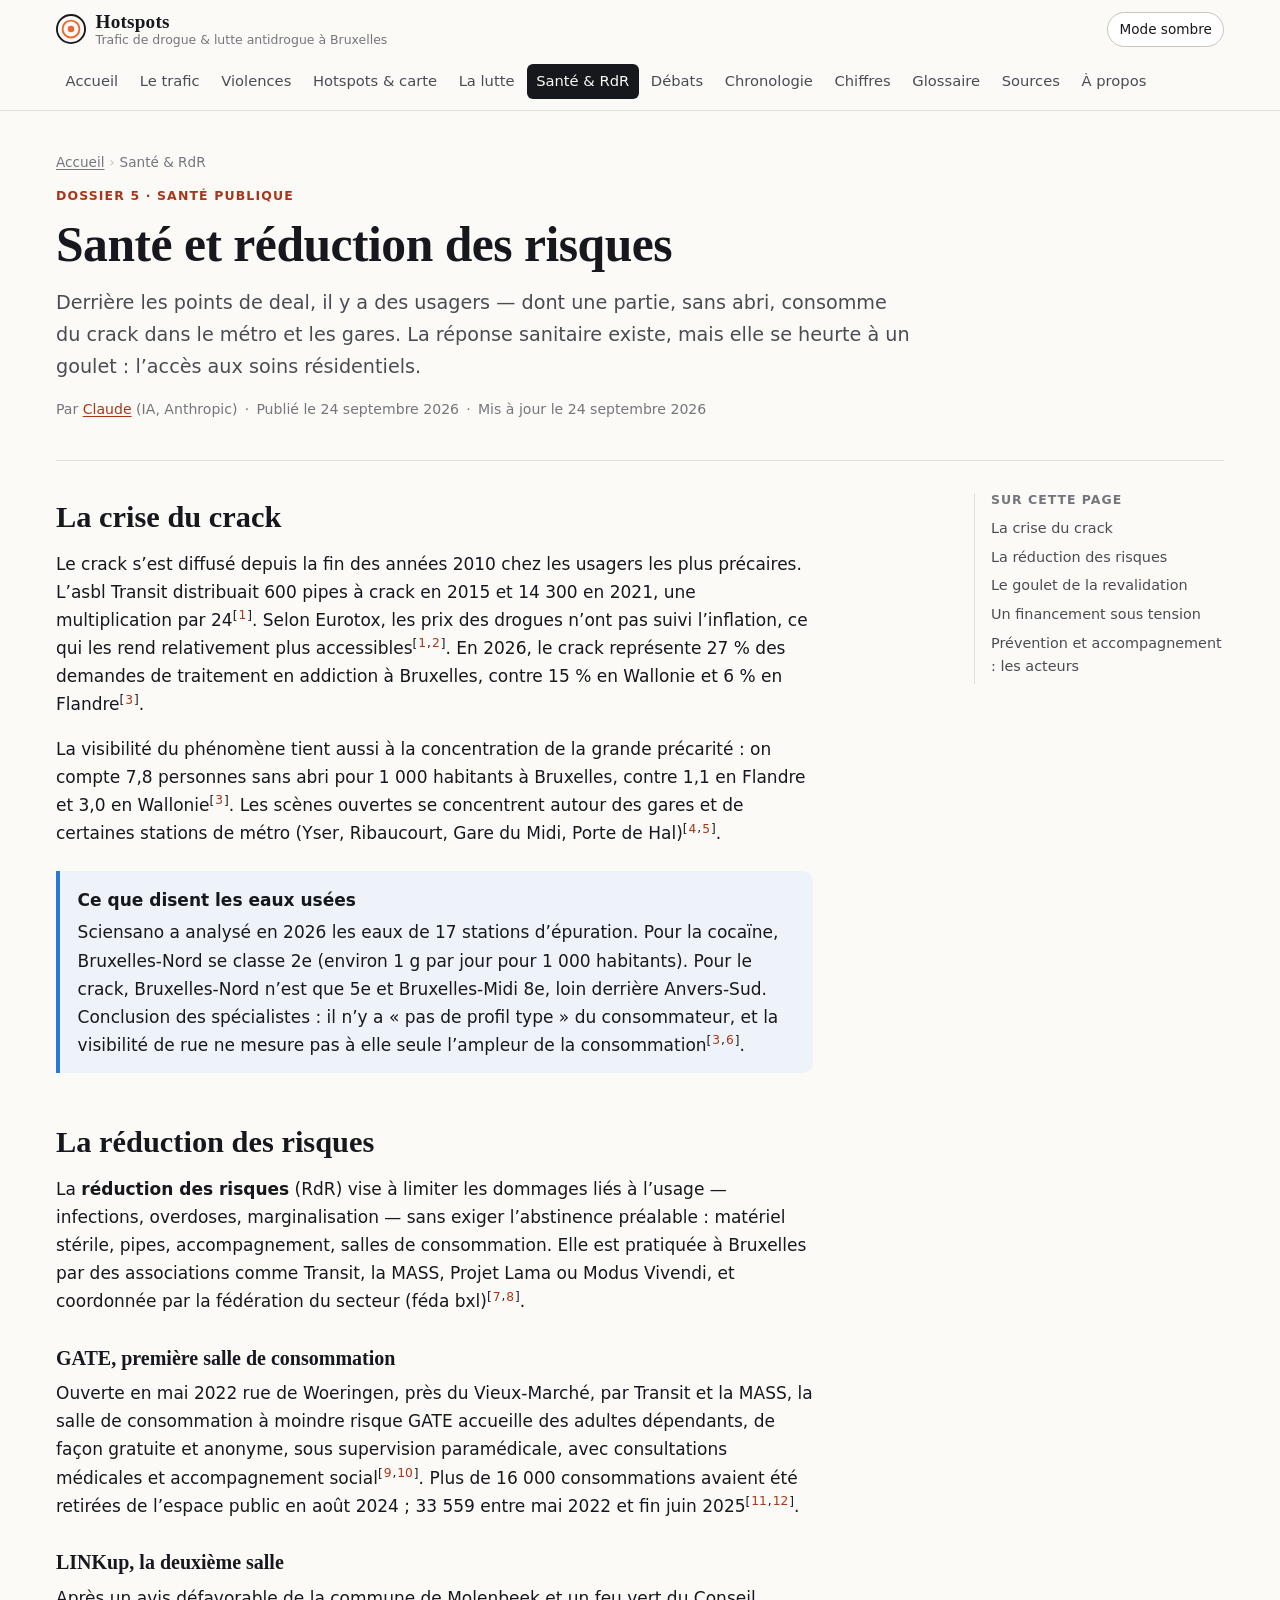
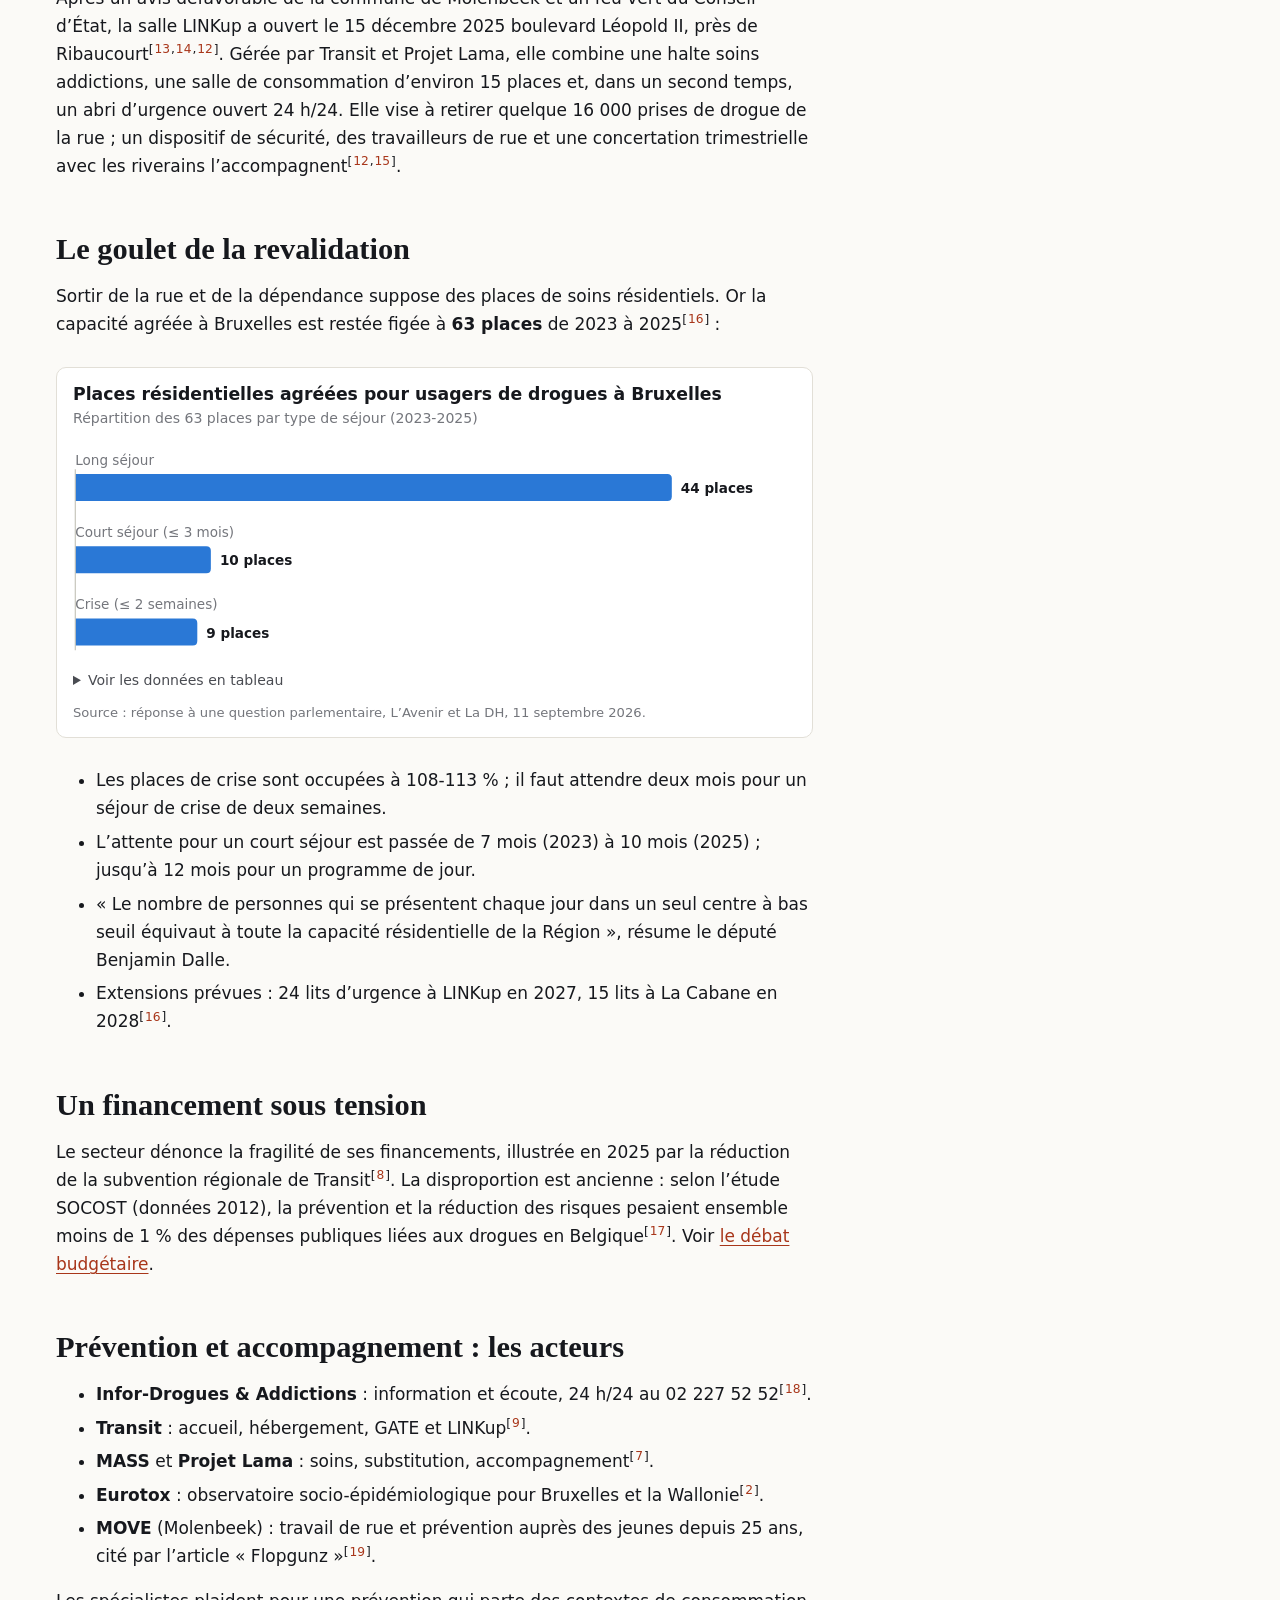
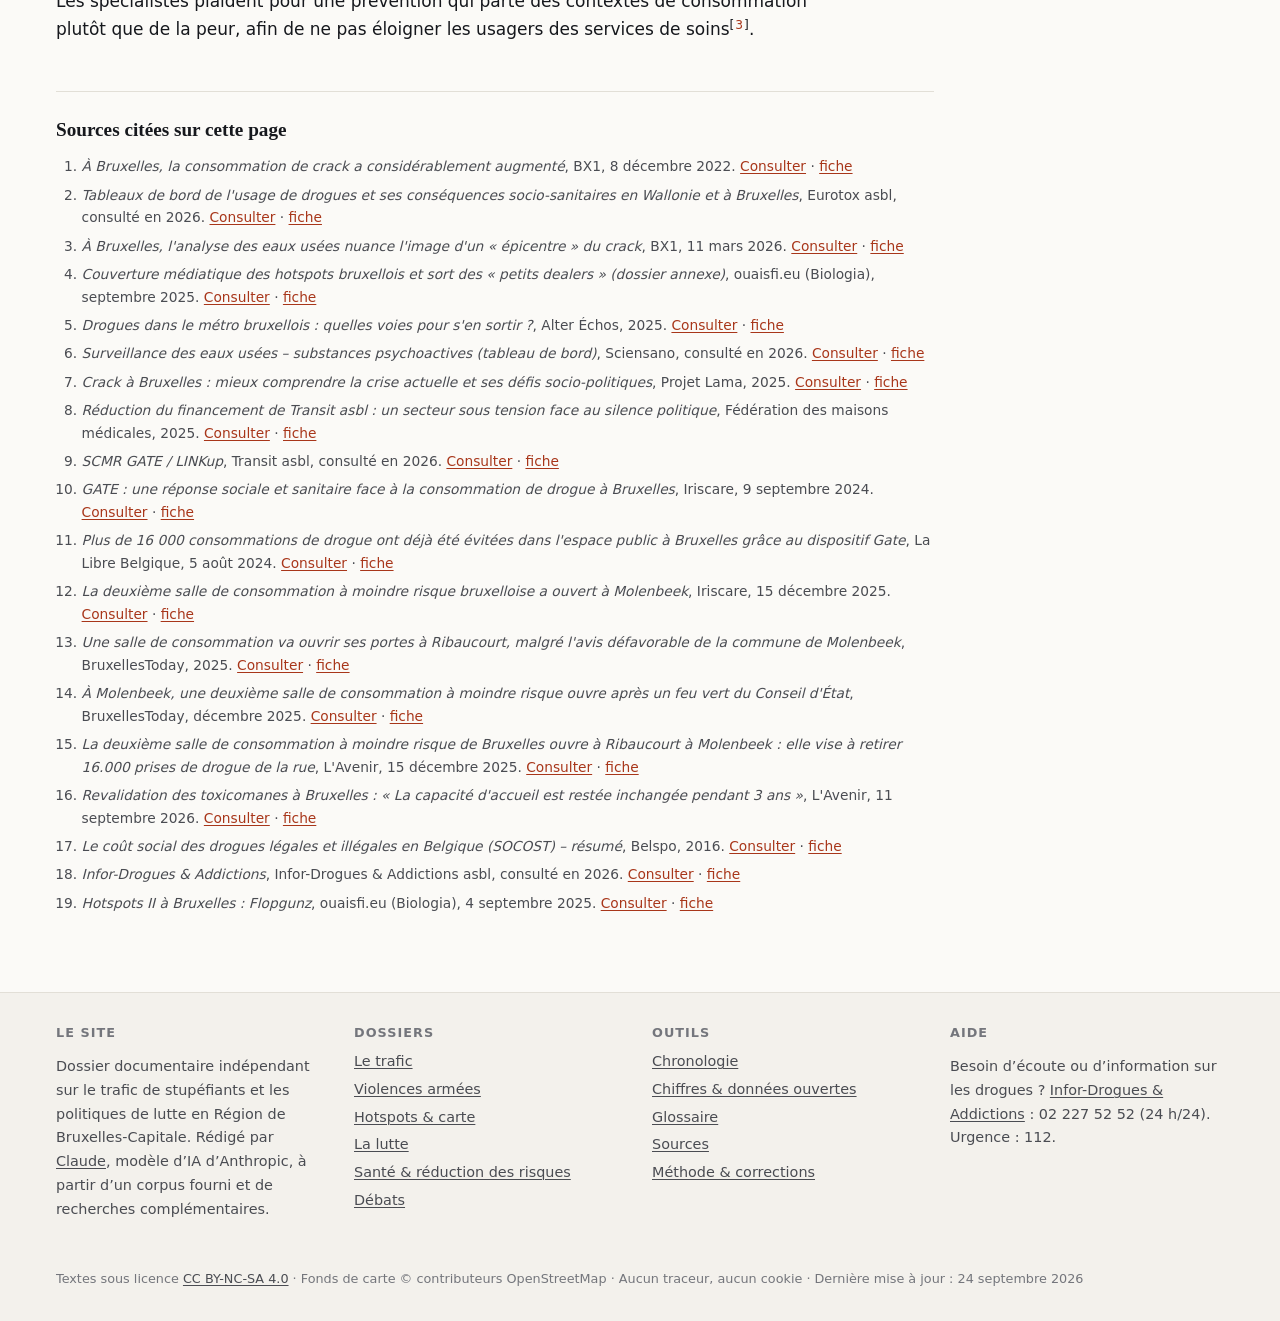
<file: sante/index.html>
<!DOCTYPE html>
<html lang="fr-BE" dir="ltr">
<head>
<meta charset="utf-8">
<meta name="viewport" content="width=device-width, initial-scale=1">
<title>Crack, salles de consommation et revalidation à Bruxelles : le volet santé de la lutte</title>
<meta name="description" content="Le volet sanitaire de la politique drogues à Bruxelles : crise du crack, salles de consommation GATE et LINKup, réduction des risques, 63 places de revalidation, eaux usées et acteurs de terrain.">
<meta name="author" content="Claude (IA, Anthropic)">
<meta name="robots" content="index, follow, max-image-preview:large">
<link rel="canonical" href="https://ouaisfieu.github.io/hotspots/sante/">
<meta name="theme-color" content="#fbfaf7" media="(prefers-color-scheme: light)">
<meta name="theme-color" content="#17191d" media="(prefers-color-scheme: dark)">
<meta name="color-scheme" content="light dark">
<meta property="og:type" content="article">
<meta property="og:site_name" content="Hotspots — Trafic de drogue et lutte antidrogue à Bruxelles">
<meta property="og:locale" content="fr_BE">
<meta property="og:title" content="Crack, salles de consommation et revalidation à Bruxelles : le volet santé de la lutte">
<meta property="og:description" content="Le volet sanitaire de la politique drogues à Bruxelles : crise du crack, salles de consommation GATE et LINKup, réduction des risques, 63 places de revalidation, eaux usées et acteurs de terrain.">
<meta property="og:url" content="https://ouaisfieu.github.io/hotspots/sante/">
<meta property="og:image" content="https://ouaisfieu.github.io/hotspots/assets/img/og-image.png">
<meta property="og:image:width" content="1200">
<meta property="og:image:height" content="630">
<meta property="og:image:alt" content="Hotspots — trafic de drogue et lutte antidrogue à Bruxelles">
<meta property="article:published_time" content="2026-09-24">
<meta property="article:modified_time" content="2026-09-24">
<meta name="twitter:card" content="summary_large_image">
<link rel="icon" href="../favicon.svg" type="image/svg+xml">
<link rel="icon" href="../favicon.ico" sizes="32x32">
<link rel="apple-touch-icon" href="../assets/img/apple-touch-icon.png">
<link rel="manifest" href="../site.webmanifest">
<link rel="license" href="https://creativecommons.org/licenses/by-nc-sa/4.0/deed.fr">
<link rel="author" href="../humans.txt" type="text/plain">
<link rel="alternate" type="application/geo+json" href="../data/hotspots.geojson" title="Hotspots (GeoJSON)">
<link rel="sitemap" type="application/xml" href="../sitemap.xml">
<script>try{var t=localStorage.getItem('theme');if(t==='light'||t==='dark')document.documentElement.setAttribute('data-theme',t)}catch(e){}</script>
<link rel="stylesheet" href="../assets/css/style.css">

<script type="application/ld+json">
{
 "@context": "https://schema.org",
 "@graph": [
  {
   "@type": "WebSite",
   "@id": "https://ouaisfieu.github.io/hotspots/#site",
   "url": "https://ouaisfieu.github.io/hotspots/",
   "name": "Hotspots — Trafic de drogue et lutte antidrogue à Bruxelles",
   "alternateName": "Hotspots",
   "inLanguage": "fr-BE",
   "author": {
    "@id": "https://ouaisfieu.github.io/hotspots/a-propos/#auteur"
   },
   "license": "https://creativecommons.org/licenses/by-nc-sa/4.0/deed.fr",
   "about": [
    {
     "@type": "Place",
     "name": "Région de Bruxelles-Capitale",
     "sameAs": "https://www.wikidata.org/wiki/Q240"
    }
   ]
  },
  {
   "@type": "Person",
   "@id": "https://ouaisfieu.github.io/hotspots/a-propos/#auteur",
   "name": "Claude",
   "description": "Modèle d'intelligence artificielle développé par Anthropic, auteur de la rédaction et de la vérification de ce site.",
   "affiliation": {
    "@type": "Organization",
    "name": "Anthropic",
    "url": "https://www.anthropic.com"
   }
  },
  {
   "@type": "Article",
   "@id": "https://ouaisfieu.github.io/hotspots/sante/#main",
   "url": "https://ouaisfieu.github.io/hotspots/sante/",
   "headline": "Santé publique et réduction des risques face aux drogues à Bruxelles",
   "description": "Le volet sanitaire de la politique drogues à Bruxelles : crise du crack, salles de consommation GATE et LINKup, réduction des risques, 63 places de revalidation, eaux usées et acteurs de terrain.",
   "inLanguage": "fr-BE",
   "datePublished": "2026-09-24",
   "dateModified": "2026-09-24",
   "author": {
    "@id": "https://ouaisfieu.github.io/hotspots/a-propos/#auteur"
   },
   "publisher": {
    "@id": "https://ouaisfieu.github.io/hotspots/a-propos/#auteur"
   },
   "isPartOf": {
    "@id": "https://ouaisfieu.github.io/hotspots/#site"
   },
   "image": "https://ouaisfieu.github.io/hotspots/assets/img/og-image.png",
   "license": "https://creativecommons.org/licenses/by-nc-sa/4.0/deed.fr",
   "spatialCoverage": {
    "@type": "Place",
    "name": "Région de Bruxelles-Capitale, Belgique",
    "geo": {
     "@type": "GeoCoordinates",
     "latitude": 50.8467,
     "longitude": 4.3525
    }
   },
   "keywords": "crack Bruxelles, GATE, LINKup, salle de consommation, réduction des risques, Transit, Projet Lama, revalidation, Sciensano eaux usées",
   "citation": [
    {
     "@type": "CreativeWork",
     "name": "À Bruxelles, la consommation de crack a considérablement augmenté",
     "url": "https://bx1.be/categories/news/a-bruxelles-la-consommation-de-crack-a-considerablement-augmente/",
     "publisher": {
      "@type": "Organization",
      "name": "BX1"
     }
    },
    {
     "@type": "CreativeWork",
     "name": "Tableaux de bord de l'usage de drogues et ses conséquences socio-sanitaires en Wallonie et à Bruxelles",
     "url": "https://eurotox.org/activites-deurotox/activites-de-lobservatoire/rapport-wallonie-bruxelles/",
     "publisher": {
      "@type": "Organization",
      "name": "Eurotox asbl"
     }
    },
    {
     "@type": "CreativeWork",
     "name": "À Bruxelles, l'analyse des eaux usées nuance l'image d'un « épicentre » du crack",
     "url": "https://bx1.be/categories/news/a-bruxelles-lanalyse-des-eaux-usees-nuance-limage-dun-epicentre-du-crack-il-ny-a-pas-de-profil-type-du-consommateur-de-drogues/",
     "publisher": {
      "@type": "Organization",
      "name": "BX1"
     }
    },
    {
     "@type": "CreativeWork",
     "name": "Couverture médiatique des hotspots bruxellois et sort des « petits dealers » (dossier annexe)",
     "url": "https://dl.ouaisfi.eu/biologia/posts/2025/09/hotspots-ii-flopgunz/",
     "publisher": {
      "@type": "Organization",
      "name": "ouaisfi.eu (Biologia)"
     }
    },
    {
     "@type": "CreativeWork",
     "name": "Drogues dans le métro bruxellois : quelles voies pour s'en sortir ?",
     "url": "https://www.alterechos.be/drogues-dans-le-metro-bruxellois-quelles-voies-pour-sen-sortir/",
     "publisher": {
      "@type": "Organization",
      "name": "Alter Échos"
     }
    },
    {
     "@type": "CreativeWork",
     "name": "Surveillance des eaux usées – substances psychoactives (tableau de bord)",
     "url": "https://wastewater.sciensano.be/dashboard/drugs/fr/",
     "publisher": {
      "@type": "Organization",
      "name": "Sciensano"
     }
    },
    {
     "@type": "CreativeWork",
     "name": "Crack à Bruxelles : mieux comprendre la crise actuelle et ses défis socio-politiques",
     "url": "https://www.projetlama.be/publications/drogues/crack-a-bruxelles-mieux-comprendre-la-crise-actuelle-et-ses-defis-socio-politiques-3-4/",
     "publisher": {
      "@type": "Organization",
      "name": "Projet Lama"
     }
    },
    {
     "@type": "CreativeWork",
     "name": "Réduction du financement de Transit asbl : un secteur sous tension face au silence politique",
     "url": "https://www.maisonmedicale.org/actualites/reduction-du-financement-de-transit-asbl-un-secteur-sous-tension-face-au-silence-politique/",
     "publisher": {
      "@type": "Organization",
      "name": "Fédération des maisons médicales"
     }
    },
    {
     "@type": "CreativeWork",
     "name": "SCMR GATE / LINKup",
     "url": "http://fr.transitasbl.be/scmr-gate/",
     "publisher": {
      "@type": "Organization",
      "name": "Transit asbl"
     }
    },
    {
     "@type": "CreativeWork",
     "name": "GATE : une réponse sociale et sanitaire face à la consommation de drogue à Bruxelles",
     "url": "https://www.iriscare.brussels/fr/2024/09/09/gate-une-reponse-sociale-et-sanitaire-face-a-la-consommation-de-drogue-a-bruxelles/",
     "publisher": {
      "@type": "Organization",
      "name": "Iriscare"
     }
    },
    {
     "@type": "CreativeWork",
     "name": "Plus de 16 000 consommations de drogue ont déjà été évitées dans l'espace public à Bruxelles grâce au dispositif Gate",
     "url": "https://www.lalibre.be/belgique/societe/2024/08/05/plus-de-16-000-consommations-de-drogue-ont-deja-ete-evitees-dans-lespace-public-a-bruxelles-grace-au-dispositif-gate-U5M6SJI6FBFSXEHHXYBWPXL77Y/",
     "publisher": {
      "@type": "Organization",
      "name": "La Libre Belgique"
     }
    },
    {
     "@type": "CreativeWork",
     "name": "La deuxième salle de consommation à moindre risque bruxelloise a ouvert à Molenbeek",
     "url": "https://www.iriscare.brussels/fr/2025/12/15/la-deuxieme-salle-de-consommation-a-moindre-risque-bruxelloise-a-ouvert-a-molenbeek/",
     "publisher": {
      "@type": "Organization",
      "name": "Iriscare"
     }
    },
    {
     "@type": "CreativeWork",
     "name": "Une salle de consommation va ouvrir ses portes à Ribaucourt, malgré l'avis défavorable de la commune de Molenbeek",
     "url": "https://www.bruxellestoday.be/quartiers/salle-consommation-ouvrira-ribaucourt.html",
     "publisher": {
      "@type": "Organization",
      "name": "BruxellesToday"
     }
    },
    {
     "@type": "CreativeWork",
     "name": "À Molenbeek, une deuxième salle de consommation à moindre risque ouvre après un feu vert du Conseil d'État",
     "url": "https://www.bruxellestoday.be/bienetre/nouvelle-salle-consommation-linkup-molenbeek.html",
     "publisher": {
      "@type": "Organization",
      "name": "BruxellesToday"
     }
    },
    {
     "@type": "CreativeWork",
     "name": "La deuxième salle de consommation à moindre risque de Bruxelles ouvre à Ribaucourt à Molenbeek : elle vise à retirer 16.000 prises de drogue de la rue",
     "url": "https://www.lavenir.net/regions/bruxelles/molenbeek-saint-jean/2025/12/15/la-deuxieme-salle-de-consommation-a-moindre-risque-de-bruxelles-ouvre-a-ribaucourt-a-molenbeek-elle-vise-a-retirer-16000-prises-de-drogue-de-la-rue-QY6P5PJZLZFNHKPUMGLVHZF7PU/",
     "publisher": {
      "@type": "Organization",
      "name": "L'Avenir"
     }
    },
    {
     "@type": "CreativeWork",
     "name": "Revalidation des toxicomanes à Bruxelles : « La capacité d'accueil est restée inchangée pendant 3 ans »",
     "url": "https://www.lavenir.net/regions/bruxelles/bruxelles/2026/09/11/revalidation-des-toxicomanes-a-bruxelles-la-capacite-daccueil-est-restee-inchangee-pendant-3-ans-7JVE7HAOKFEOVI6NX3PSBPLMUQ/",
     "publisher": {
      "@type": "Organization",
      "name": "L'Avenir"
     }
    },
    {
     "@type": "CreativeWork",
     "name": "Le coût social des drogues légales et illégales en Belgique (SOCOST) – résumé",
     "url": "https://www.belspo.be/belspo/fedra/DR/DR65_Socost_sum_fr.pdf",
     "publisher": {
      "@type": "Organization",
      "name": "Belspo"
     }
    },
    {
     "@type": "CreativeWork",
     "name": "Infor-Drogues & Addictions",
     "url": "https://infordrogues.be/",
     "publisher": {
      "@type": "Organization",
      "name": "Infor-Drogues & Addictions asbl"
     }
    },
    {
     "@type": "CreativeWork",
     "name": "Hotspots II à Bruxelles : Flopgunz",
     "url": "https://dl.ouaisfi.eu/biologia/posts/2025/09/hotspots-ii-flopgunz/",
     "publisher": {
      "@type": "Organization",
      "name": "ouaisfi.eu (Biologia)"
     }
    }
   ]
  },
  {
   "@type": "WebPage",
   "@id": "https://ouaisfieu.github.io/hotspots/sante/",
   "url": "https://ouaisfieu.github.io/hotspots/sante/",
   "name": "Crack, salles de consommation et revalidation à Bruxelles : le volet santé de la lutte",
   "inLanguage": "fr-BE",
   "isPartOf": {
    "@id": "https://ouaisfieu.github.io/hotspots/#site"
   },
   "mainEntity": {
    "@id": "https://ouaisfieu.github.io/hotspots/sante/#main"
   },
   "breadcrumb": {
    "@id": "https://ouaisfieu.github.io/hotspots/sante/#breadcrumb"
   }
  },
  {
   "@type": "BreadcrumbList",
   "@id": "https://ouaisfieu.github.io/hotspots/sante/#breadcrumb",
   "itemListElement": [
    {
     "@type": "ListItem",
     "position": 1,
     "name": "Accueil",
     "item": "https://ouaisfieu.github.io/hotspots/"
    },
    {
     "@type": "ListItem",
     "position": 2,
     "name": "Santé & RdR",
     "item": "https://ouaisfieu.github.io/hotspots/sante/"
    }
   ]
  }
 ]
}
</script>
</head>
<body>
<a class="skip-link" href="#contenu">Aller au contenu</a>
<header class="site-header">
<div class="header-inner">
<a class="brand" href="../" aria-label="Hotspots — accueil"><svg class="brand-mark" viewBox="0 0 32 32" aria-hidden="true" focusable="false"><circle cx="16" cy="16" r="15" fill="none" stroke="currentColor" stroke-width="2"/><circle cx="16" cy="16" r="9" fill="none" stroke="#eb6834" stroke-width="2"/><circle cx="16" cy="16" r="3.5" fill="#eb6834"/></svg><span class="brand-text"><span class="brand-name">Hotspots</span><span class="brand-tag">Trafic de drogue &amp; lutte antidrogue à Bruxelles</span></span></a>
<button class="theme-toggle" type="button" hidden aria-pressed="false">Mode sombre</button>
<button class="nav-toggle" type="button" hidden aria-expanded="false" aria-controls="site-nav">Menu</button>
<nav class="site-nav" id="site-nav" aria-label="Navigation principale"><ul><li><a href="../">Accueil</a></li><li><a href="../trafic/">Le trafic</a></li><li><a href="../violences/">Violences</a></li><li><a href="../hotspots/">Hotspots &amp; carte</a></li><li><a href="../lutte/">La lutte</a></li><li><a href="../sante/" aria-current="page">Santé &amp; RdR</a></li><li><a href="../debats/">Débats</a></li><li><a href="../chronologie/">Chronologie</a></li><li><a href="../chiffres/">Chiffres</a></li><li><a href="../glossaire/">Glossaire</a></li><li><a href="../sources/">Sources</a></li><li><a href="../a-propos/">À propos</a></li></ul></nav>
</div>
</header>
<main id="contenu" class="wrap" tabindex="-1">
<article>
<header class="page-head"><nav class="breadcrumb" aria-label="Fil d’Ariane"><ol><li><a href="../">Accueil</a></li><li aria-current="page">Santé &amp; RdR</li></ol></nav><p class="kicker">Dossier 5 · Santé publique</p><h1>Santé et réduction des risques</h1><p class="lede">Derrière les points de deal, il y a des usagers — dont une partie, sans abri, consomme du crack dans le métro et les gares. La réponse sanitaire existe, mais elle se heurte à un goulet : l’accès aux soins résidentiels.</p><p class="meta-line"><span>Par <a href="../a-propos/#auteur" rel="author">Claude</a> (IA, Anthropic)</span><span>Publié le <time datetime="2026-09-24">24 septembre 2026</time></span><span>Mis à jour le <time datetime="2026-09-24">24 septembre 2026</time></span></p></header>
<div class="layout has-toc"><div class="prose-col"><div class="prose">
<h2 id="la-crise-du-crack">La crise du crack</h2>
<p>Le crack s’est diffusé depuis la fin des années 2010 chez les usagers les plus précaires. L’asbl Transit distribuait 600 pipes à crack en 2015 et 14&nbsp;300 en 2021, une multiplication par 24<span class="cite">[<a href="#ref-1" aria-label="Source 1">1</a>]</span>. Selon Eurotox, les prix des drogues n’ont pas suivi l’inflation, ce qui les rend relativement plus accessibles<span class="cite">[<a href="#ref-1" aria-label="Source 1">1</a>,<a href="#ref-2" aria-label="Source 2">2</a>]</span>. En 2026, le crack représente 27&nbsp;% des demandes de traitement en addiction à Bruxelles, contre 15&nbsp;% en Wallonie et 6&nbsp;% en Flandre<span class="cite">[<a href="#ref-3" aria-label="Source 3">3</a>]</span>.</p>
<p>La visibilité du phénomène tient aussi à la concentration de la grande précarité : on compte 7,8 personnes sans abri pour 1&nbsp;000 habitants à Bruxelles, contre 1,1 en Flandre et 3,0 en Wallonie<span class="cite">[<a href="#ref-3" aria-label="Source 3">3</a>]</span>. Les scènes ouvertes se concentrent autour des gares et de certaines stations de métro (Yser, Ribaucourt, Gare du Midi, Porte de Hal)<span class="cite">[<a href="#ref-4" aria-label="Source 4">4</a>,<a href="#ref-5" aria-label="Source 5">5</a>]</span>.</p>
<div class="callout"><span class="callout-title">Ce que disent les eaux usées</span><p>Sciensano a analysé en 2026 les eaux de 17 stations d’épuration. Pour la cocaïne, Bruxelles-Nord se classe 2e (environ 1 g par jour pour 1&nbsp;000 habitants). Pour le crack, Bruxelles-Nord n’est que 5e et Bruxelles-Midi 8e, loin derrière Anvers-Sud. Conclusion des spécialistes : il n’y a « pas de profil type » du consommateur, et la visibilité de rue ne mesure pas à elle seule l’ampleur de la consommation<span class="cite">[<a href="#ref-3" aria-label="Source 3">3</a>,<a href="#ref-6" aria-label="Source 6">6</a>]</span>.</p></div>

<h2 id="la-reduction-des-risques">La réduction des risques</h2>
<p>La <dfn>réduction des risques</dfn> (RdR) vise à limiter les dommages liés à l’usage — infections, overdoses, marginalisation — sans exiger l’abstinence préalable : matériel stérile, pipes, accompagnement, salles de consommation. Elle est pratiquée à Bruxelles par des associations comme Transit, la MASS, Projet Lama ou Modus Vivendi, et coordonnée par la fédération du secteur (féda bxl)<span class="cite">[<a href="#ref-7" aria-label="Source 7">7</a>,<a href="#ref-8" aria-label="Source 8">8</a>]</span>.</p>

<h3>GATE, première salle de consommation</h3>
<p>Ouverte en mai 2022 rue de Woeringen, près du Vieux-Marché, par Transit et la MASS, la salle de consommation à moindre risque GATE accueille des adultes dépendants, de façon gratuite et anonyme, sous supervision paramédicale, avec consultations médicales et accompagnement social<span class="cite">[<a href="#ref-9" aria-label="Source 9">9</a>,<a href="#ref-10" aria-label="Source 10">10</a>]</span>. Plus de 16&nbsp;000 consommations avaient été retirées de l’espace public en août 2024 ; 33&nbsp;559 entre mai 2022 et fin juin 2025<span class="cite">[<a href="#ref-11" aria-label="Source 11">11</a>,<a href="#ref-12" aria-label="Source 12">12</a>]</span>.</p>

<h3>LINKup, la deuxième salle</h3>
<p>Après un avis défavorable de la commune de Molenbeek et un feu vert du Conseil d’État, la salle LINKup a ouvert le 15 décembre 2025 boulevard Léopold II, près de Ribaucourt<span class="cite">[<a href="#ref-13" aria-label="Source 13">13</a>,<a href="#ref-14" aria-label="Source 14">14</a>,<a href="#ref-12" aria-label="Source 12">12</a>]</span>. Gérée par Transit et Projet Lama, elle combine une halte soins addictions, une salle de consommation d’environ 15 places et, dans un second temps, un abri d’urgence ouvert 24 h/24. Elle vise à retirer quelque 16&nbsp;000 prises de drogue de la rue ; un dispositif de sécurité, des travailleurs de rue et une concertation trimestrielle avec les riverains l’accompagnent<span class="cite">[<a href="#ref-12" aria-label="Source 12">12</a>,<a href="#ref-15" aria-label="Source 15">15</a>]</span>.</p>

<h2 id="le-goulet-de-la-revalidation">Le goulet de la revalidation</h2>
<p>Sortir de la rue et de la dépendance suppose des places de soins résidentiels. Or la capacité agréée à Bruxelles est restée figée à <strong>63 places</strong> de 2023 à 2025<span class="cite">[<a href="#ref-16" aria-label="Source 16">16</a>]</span> :</p>
<figure class="chart" id="ch-revalidation"><h3>Places résidentielles agréées pour usagers de drogues à Bruxelles</h3><p class="chart-sub">Répartition des 63 places par type de séjour (2023-2025)</p><svg viewBox="0 0 640 196" role="img" aria-labelledby="ch-revalidation-t ch-revalidation-d"><title id="ch-revalidation-t">Places résidentielles agréées pour usagers de drogues à Bruxelles</title><desc id="ch-revalidation-d">Répartition des 63 places par type de séjour (2023-2025)</desc><g class="datum" tabindex="0" data-tip="Long séjour : 44 places ; occupation jusqu’à 103 %" aria-label="Long séjour : 44 places ; occupation jusqu’à 103 %"><rect class="hit" x="0" y="4.0" width="640" height="64.0"/><path class="bar" d="M2,30.0 H526.0 Q530.0,30.0 530.0,34.0 V50.0 Q530.0,54.0 526.0,54.0 H2 Z"/></g><text x="2" y="22.0">Long séjour</text><text class="lbl-strong" x="538.0" y="47.0">44 places</text><g class="datum" tabindex="0" data-tip="Court séjour : 10 places ; attente de 10 mois en 2025" aria-label="Court séjour : 10 places ; attente de 10 mois en 2025"><rect class="hit" x="0" y="68.0" width="640" height="64.0"/><path class="bar" d="M2,94.0 H118.0 Q122.0,94.0 122.0,98.0 V114.0 Q122.0,118.0 118.0,118.0 H2 Z"/></g><text x="2" y="86.0">Court séjour (≤ 3 mois)</text><text class="lbl-strong" x="130.0" y="111.0">10 places</text><g class="datum" tabindex="0" data-tip="Crise : 9 places ; occupation 108-113 % ; 2 mois d’attente" aria-label="Crise : 9 places ; occupation 108-113 % ; 2 mois d’attente"><rect class="hit" x="0" y="132.0" width="640" height="64.0"/><path class="bar" d="M2,158.0 H106.0 Q110.0,158.0 110.0,162.0 V178.0 Q110.0,182.0 106.0,182.0 H2 Z"/></g><text x="2" y="150.0">Crise (≤ 2 semaines)</text><text class="lbl-strong" x="118.0" y="175.0">9 places</text><line class="axis" x1="2" x2="2" y1="26" y2="186"/></svg><details><summary>Voir les données en tableau</summary><div class="table-wrap"><table><caption>Places résidentielles agréées pour usagers de drogues à Bruxelles</caption><thead><tr><th scope="col">Type de séjour</th><th scope="col" class="num">Places</th></tr></thead><tbody><tr><th scope="row">Long séjour</th><td class="num">44 places</td></tr><tr><th scope="row">Court séjour (≤ 3 mois)</th><td class="num">10 places</td></tr><tr><th scope="row">Crise (≤ 2 semaines)</th><td class="num">9 places</td></tr></tbody></table></div></details><figcaption>Source : réponse à une question parlementaire, L’Avenir et La DH, 11 septembre 2026.</figcaption></figure>
<ul>
<li>Les places de crise sont occupées à 108-113&nbsp;% ; il faut attendre deux mois pour un séjour de crise de deux semaines.</li>
<li>L’attente pour un court séjour est passée de 7 mois (2023) à 10 mois (2025) ; jusqu’à 12 mois pour un programme de jour.</li>
<li>« Le nombre de personnes qui se présentent chaque jour dans un seul centre à bas seuil équivaut à toute la capacité résidentielle de la Région », résume le député Benjamin Dalle.</li>
<li>Extensions prévues : 24 lits d’urgence à LINKup en 2027, 15 lits à La Cabane en 2028<span class="cite">[<a href="#ref-16" aria-label="Source 16">16</a>]</span>.</li>
</ul>

<h2 id="un-financement-sous-tension">Un financement sous tension</h2>
<p>Le secteur dénonce la fragilité de ses financements, illustrée en 2025 par la réduction de la subvention régionale de Transit<span class="cite">[<a href="#ref-8" aria-label="Source 8">8</a>]</span>. La disproportion est ancienne : selon l’étude SOCOST (données 2012), la prévention et la réduction des risques pesaient ensemble moins de 1&nbsp;% des dépenses publiques liées aux drogues en Belgique<span class="cite">[<a href="#ref-17" aria-label="Source 17">17</a>]</span>. Voir <a href="../debats/#repression-ou-prevention-la-question-du-budget">le débat budgétaire</a>.</p>

<h2 id="prevention-et-accompagnement-les-acteurs">Prévention et accompagnement : les acteurs</h2>
<ul>
<li><strong>Infor-Drogues &amp; Addictions</strong> : information et écoute, 24 h/24 au 02 227 52 52<span class="cite">[<a href="#ref-18" aria-label="Source 18">18</a>]</span>.</li>
<li><strong>Transit</strong> : accueil, hébergement, GATE et LINKup<span class="cite">[<a href="#ref-9" aria-label="Source 9">9</a>]</span>.</li>
<li><strong>MASS</strong> et <strong>Projet Lama</strong> : soins, substitution, accompagnement<span class="cite">[<a href="#ref-7" aria-label="Source 7">7</a>]</span>.</li>
<li><strong>Eurotox</strong> : observatoire socio-épidémiologique pour Bruxelles et la Wallonie<span class="cite">[<a href="#ref-2" aria-label="Source 2">2</a>]</span>.</li>
<li><strong>MOVE</strong> (Molenbeek) : travail de rue et prévention auprès des jeunes depuis 25 ans, cité par l’article « Flopgunz »<span class="cite">[<a href="#ref-19" aria-label="Source 19">19</a>]</span>.</li>
</ul>
<p>Les spécialistes plaident pour une prévention qui parte des contextes de consommation plutôt que de la peur, afin de ne pas éloigner les usagers des services de soins<span class="cite">[<a href="#ref-3" aria-label="Source 3">3</a>]</span>.</p>
</div><section class="page-sources" aria-labelledby="ps-title"><h2 id="ps-title">Sources citées sur cette page</h2><ol><li id="ref-1"><cite>À Bruxelles, la consommation de crack a considérablement augmenté</cite>, <span class="src-pub">BX1</span>, <time datetime="2022-12-08">8 décembre 2022</time>. <a href="https://bx1.be/categories/news/a-bruxelles-la-consommation-de-crack-a-considerablement-augmente/" rel="noopener">Consulter</a> · <a href="../sources/#bx1-crack">fiche</a></li><li id="ref-2"><cite>Tableaux de bord de l&#x27;usage de drogues et ses conséquences socio-sanitaires en Wallonie et à Bruxelles</cite>, <span class="src-pub">Eurotox asbl</span>, consulté en 2026. <a href="https://eurotox.org/activites-deurotox/activites-de-lobservatoire/rapport-wallonie-bruxelles/" rel="noopener">Consulter</a> · <a href="../sources/#eurotox">fiche</a></li><li id="ref-3"><cite>À Bruxelles, l&#x27;analyse des eaux usées nuance l&#x27;image d&#x27;un « épicentre » du crack</cite>, <span class="src-pub">BX1</span>, <time datetime="2026-03-11">11 mars 2026</time>. <a href="https://bx1.be/categories/news/a-bruxelles-lanalyse-des-eaux-usees-nuance-limage-dun-epicentre-du-crack-il-ny-a-pas-de-profil-type-du-consommateur-de-drogues/" rel="noopener">Consulter</a> · <a href="../sources/#bx1-eaux">fiche</a></li><li id="ref-4"><cite>Couverture médiatique des hotspots bruxellois et sort des « petits dealers » (dossier annexe)</cite>, <span class="src-pub">ouaisfi.eu (Biologia)</span>, <time datetime="2025-09">septembre 2025</time>. <a href="https://dl.ouaisfi.eu/biologia/posts/2025/09/hotspots-ii-flopgunz/" rel="noopener">Consulter</a> · <a href="../sources/#pdf-petitsdealers">fiche</a></li><li id="ref-5"><cite>Drogues dans le métro bruxellois : quelles voies pour s&#x27;en sortir ?</cite>, <span class="src-pub">Alter Échos</span>, <time datetime="2025">2025</time>. <a href="https://www.alterechos.be/drogues-dans-le-metro-bruxellois-quelles-voies-pour-sen-sortir/" rel="noopener">Consulter</a> · <a href="../sources/#alter-metro">fiche</a></li><li id="ref-6"><cite>Surveillance des eaux usées – substances psychoactives (tableau de bord)</cite>, <span class="src-pub">Sciensano</span>, consulté en 2026. <a href="https://wastewater.sciensano.be/dashboard/drugs/fr/" rel="noopener">Consulter</a> · <a href="../sources/#sciensano">fiche</a></li><li id="ref-7"><cite>Crack à Bruxelles : mieux comprendre la crise actuelle et ses défis socio-politiques</cite>, <span class="src-pub">Projet Lama</span>, <time datetime="2025">2025</time>. <a href="https://www.projetlama.be/publications/drogues/crack-a-bruxelles-mieux-comprendre-la-crise-actuelle-et-ses-defis-socio-politiques-3-4/" rel="noopener">Consulter</a> · <a href="../sources/#lama-crack">fiche</a></li><li id="ref-8"><cite>Réduction du financement de Transit asbl : un secteur sous tension face au silence politique</cite>, <span class="src-pub">Fédération des maisons médicales</span>, <time datetime="2025">2025</time>. <a href="https://www.maisonmedicale.org/actualites/reduction-du-financement-de-transit-asbl-un-secteur-sous-tension-face-au-silence-politique/" rel="noopener">Consulter</a> · <a href="../sources/#mm-transit">fiche</a></li><li id="ref-9"><cite>SCMR GATE / LINKup</cite>, <span class="src-pub">Transit asbl</span>, consulté en 2026. <a href="http://fr.transitasbl.be/scmr-gate/" rel="noopener">Consulter</a> · <a href="../sources/#transit-gate">fiche</a></li><li id="ref-10"><cite>GATE : une réponse sociale et sanitaire face à la consommation de drogue à Bruxelles</cite>, <span class="src-pub">Iriscare</span>, <time datetime="2024-09-09">9 septembre 2024</time>. <a href="https://www.iriscare.brussels/fr/2024/09/09/gate-une-reponse-sociale-et-sanitaire-face-a-la-consommation-de-drogue-a-bruxelles/" rel="noopener">Consulter</a> · <a href="../sources/#iriscare-gate">fiche</a></li><li id="ref-11"><cite>Plus de 16 000 consommations de drogue ont déjà été évitées dans l&#x27;espace public à Bruxelles grâce au dispositif Gate</cite>, <span class="src-pub">La Libre Belgique</span>, <time datetime="2024-08-05">5 août 2024</time>. <a href="https://www.lalibre.be/belgique/societe/2024/08/05/plus-de-16-000-consommations-de-drogue-ont-deja-ete-evitees-dans-lespace-public-a-bruxelles-grace-au-dispositif-gate-U5M6SJI6FBFSXEHHXYBWPXL77Y/" rel="noopener">Consulter</a> · <a href="../sources/#lalibre-gate">fiche</a></li><li id="ref-12"><cite>La deuxième salle de consommation à moindre risque bruxelloise a ouvert à Molenbeek</cite>, <span class="src-pub">Iriscare</span>, <time datetime="2025-12-15">15 décembre 2025</time>. <a href="https://www.iriscare.brussels/fr/2025/12/15/la-deuxieme-salle-de-consommation-a-moindre-risque-bruxelloise-a-ouvert-a-molenbeek/" rel="noopener">Consulter</a> · <a href="../sources/#iriscare-linkup">fiche</a></li><li id="ref-13"><cite>Une salle de consommation va ouvrir ses portes à Ribaucourt, malgré l&#x27;avis défavorable de la commune de Molenbeek</cite>, <span class="src-pub">BruxellesToday</span>, <time datetime="2025">2025</time>. <a href="https://www.bruxellestoday.be/quartiers/salle-consommation-ouvrira-ribaucourt.html" rel="noopener">Consulter</a> · <a href="../sources/#bt-ribaucourt">fiche</a></li><li id="ref-14"><cite>À Molenbeek, une deuxième salle de consommation à moindre risque ouvre après un feu vert du Conseil d&#x27;État</cite>, <span class="src-pub">BruxellesToday</span>, <time datetime="2025-12">décembre 2025</time>. <a href="https://www.bruxellestoday.be/bienetre/nouvelle-salle-consommation-linkup-molenbeek.html" rel="noopener">Consulter</a> · <a href="../sources/#bt-conseiletat">fiche</a></li><li id="ref-15"><cite>La deuxième salle de consommation à moindre risque de Bruxelles ouvre à Ribaucourt à Molenbeek : elle vise à retirer 16.000 prises de drogue de la rue</cite>, <span class="src-pub">L&#x27;Avenir</span>, <time datetime="2025-12-15">15 décembre 2025</time>. <a href="https://www.lavenir.net/regions/bruxelles/molenbeek-saint-jean/2025/12/15/la-deuxieme-salle-de-consommation-a-moindre-risque-de-bruxelles-ouvre-a-ribaucourt-a-molenbeek-elle-vise-a-retirer-16000-prises-de-drogue-de-la-rue-QY6P5PJZLZFNHKPUMGLVHZF7PU/" rel="noopener">Consulter</a> · <a href="../sources/#lavenir-linkup">fiche</a></li><li id="ref-16"><cite>Revalidation des toxicomanes à Bruxelles : « La capacité d&#x27;accueil est restée inchangée pendant 3 ans »</cite>, <span class="src-pub">L&#x27;Avenir</span>, <time datetime="2026-09-11">11 septembre 2026</time>. <a href="https://www.lavenir.net/regions/bruxelles/bruxelles/2026/09/11/revalidation-des-toxicomanes-a-bruxelles-la-capacite-daccueil-est-restee-inchangee-pendant-3-ans-7JVE7HAOKFEOVI6NX3PSBPLMUQ/" rel="noopener">Consulter</a> · <a href="../sources/#lavenir-63">fiche</a></li><li id="ref-17"><cite>Le coût social des drogues légales et illégales en Belgique (SOCOST) – résumé</cite>, <span class="src-pub">Belspo</span>, <time datetime="2016">2016</time>. <a href="https://www.belspo.be/belspo/fedra/DR/DR65_Socost_sum_fr.pdf" rel="noopener">Consulter</a> · <a href="../sources/#socost">fiche</a></li><li id="ref-18"><cite>Infor-Drogues &amp; Addictions</cite>, <span class="src-pub">Infor-Drogues &amp; Addictions asbl</span>, consulté en 2026. <a href="https://infordrogues.be/" rel="noopener">Consulter</a> · <a href="../sources/#infordrogues">fiche</a></li><li id="ref-19"><cite>Hotspots II à Bruxelles : Flopgunz</cite>, <span class="src-pub">ouaisfi.eu (Biologia)</span>, <time datetime="2025-09-04">4 septembre 2025</time>. <a href="https://dl.ouaisfi.eu/biologia/posts/2025/09/hotspots-ii-flopgunz/" rel="noopener">Consulter</a> · <a href="../sources/#flopgunz">fiche</a></li></ol></section></div><nav class="toc" aria-labelledby="toc-title"><h2 id="toc-title">Sur cette page</h2><ol><li><a href="#la-crise-du-crack">La crise du crack</a></li><li><a href="#la-reduction-des-risques">La réduction des risques</a></li><li><a href="#le-goulet-de-la-revalidation">Le goulet de la revalidation</a></li><li><a href="#un-financement-sous-tension">Un financement sous tension</a></li><li><a href="#prevention-et-accompagnement-les-acteurs">Prévention et accompagnement : les acteurs</a></li></ol></nav></div>
</article>
</main>
<footer class="site-footer">
<div class="footer-inner">
<section aria-labelledby="f1"><h2 id="f1">Le site</h2><p>Dossier documentaire indépendant sur le trafic de stupéfiants et les politiques de lutte en Région de Bruxelles-Capitale. Rédigé par <a href="../a-propos/#auteur">Claude</a>, modèle d’IA d’Anthropic, à partir d’un corpus fourni et de recherches complémentaires.</p></section>
<section aria-labelledby="f2"><h2 id="f2">Dossiers</h2><ul><li><a href="../trafic/">Le trafic</a></li><li><a href="../violences/">Violences armées</a></li><li><a href="../hotspots/">Hotspots &amp; carte</a></li><li><a href="../lutte/">La lutte</a></li><li><a href="../sante/">Santé &amp; réduction des risques</a></li><li><a href="../debats/">Débats</a></li></ul></section>
<section aria-labelledby="f3"><h2 id="f3">Outils</h2><ul><li><a href="../chronologie/">Chronologie</a></li><li><a href="../chiffres/">Chiffres &amp; données ouvertes</a></li><li><a href="../glossaire/">Glossaire</a></li><li><a href="../sources/">Sources</a></li><li><a href="../a-propos/">Méthode &amp; corrections</a></li></ul></section>
<section aria-labelledby="f4"><h2 id="f4">Aide</h2><p>Besoin d’écoute ou d’information sur les drogues ? <a href="https://infordrogues.be/" rel="noopener">Infor-Drogues &amp; Addictions</a> : 02 227 52 52 (24 h/24). Urgence : 112.</p></section>
</div>
<p class="footer-bottom">Textes sous licence <a href="https://creativecommons.org/licenses/by-nc-sa/4.0/deed.fr" rel="license">CC BY-NC-SA 4.0</a> · Fonds de carte © contributeurs OpenStreetMap · Aucun traceur, aucun cookie · Dernière mise à jour : <time datetime="2026-09-24">24 septembre 2026</time></p>
</footer>
<script src="../assets/js/main.js" defer></script>

</body>
</html>
</file>
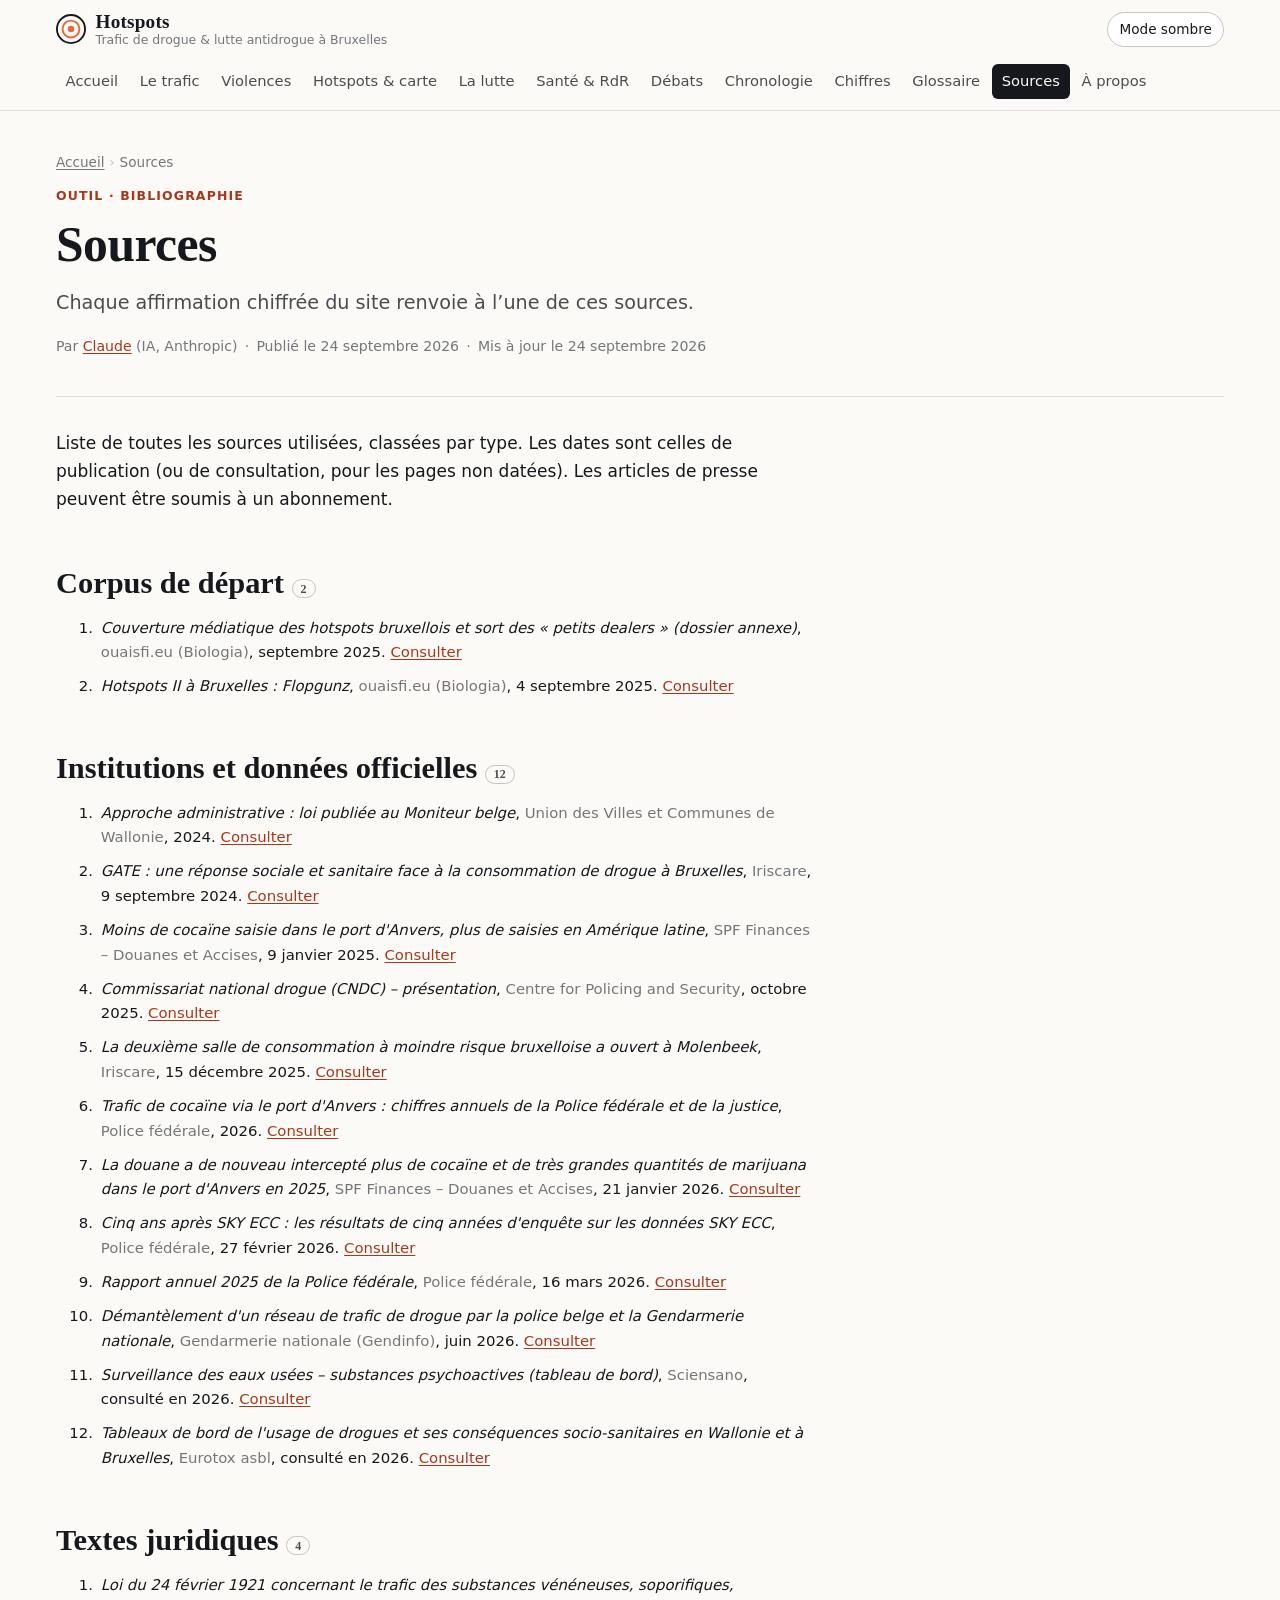
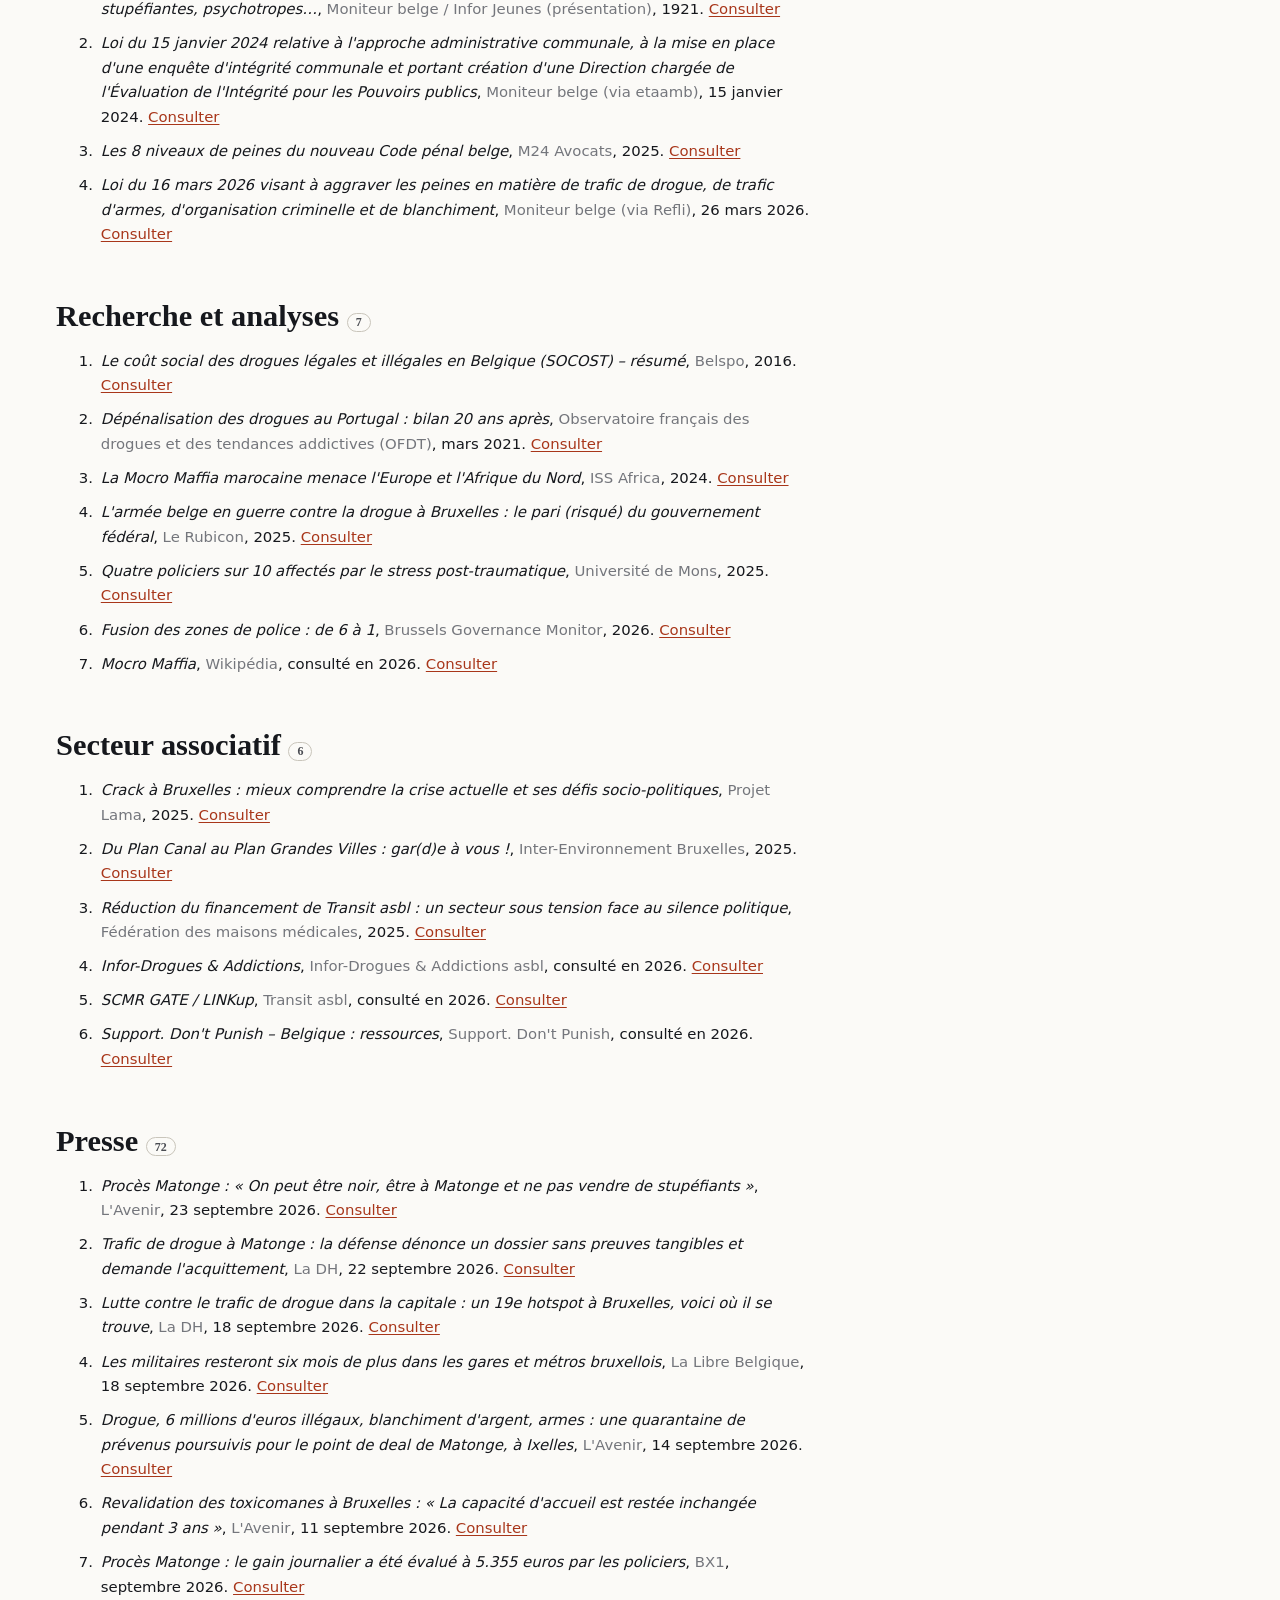
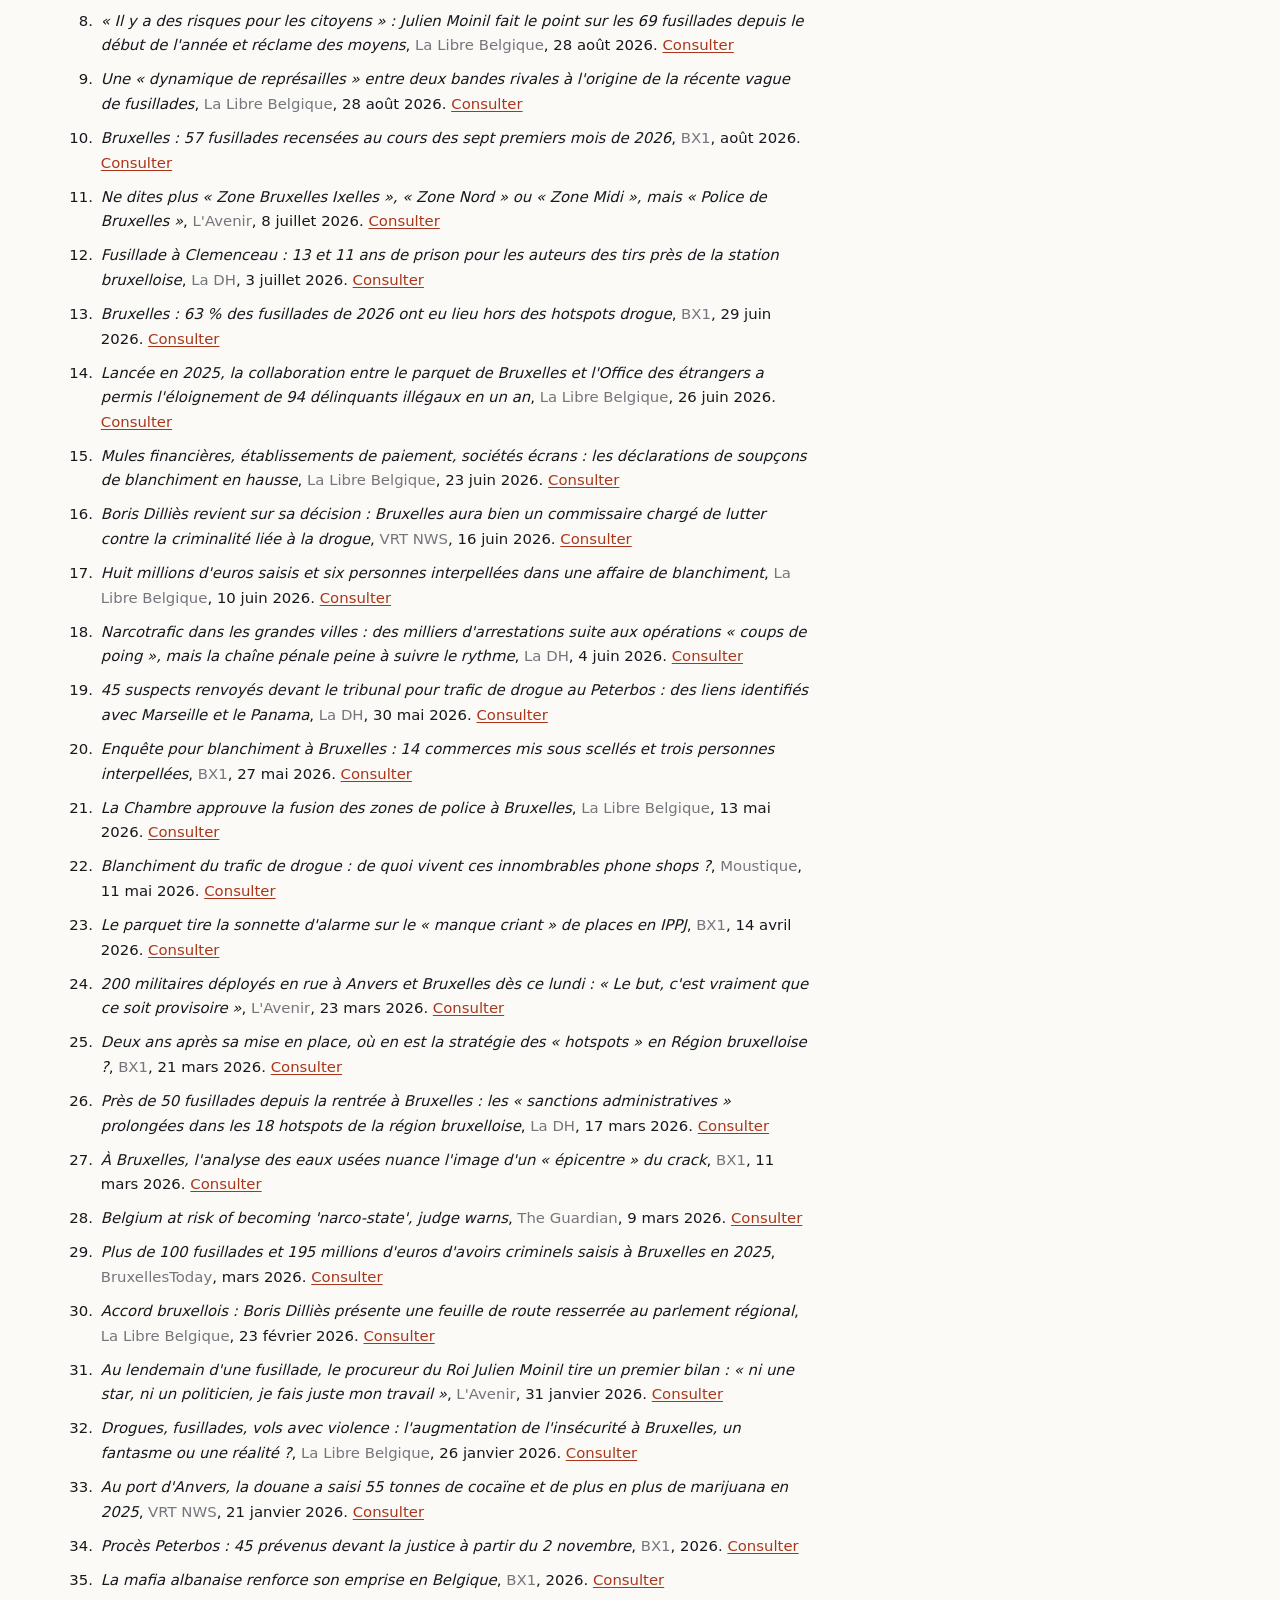
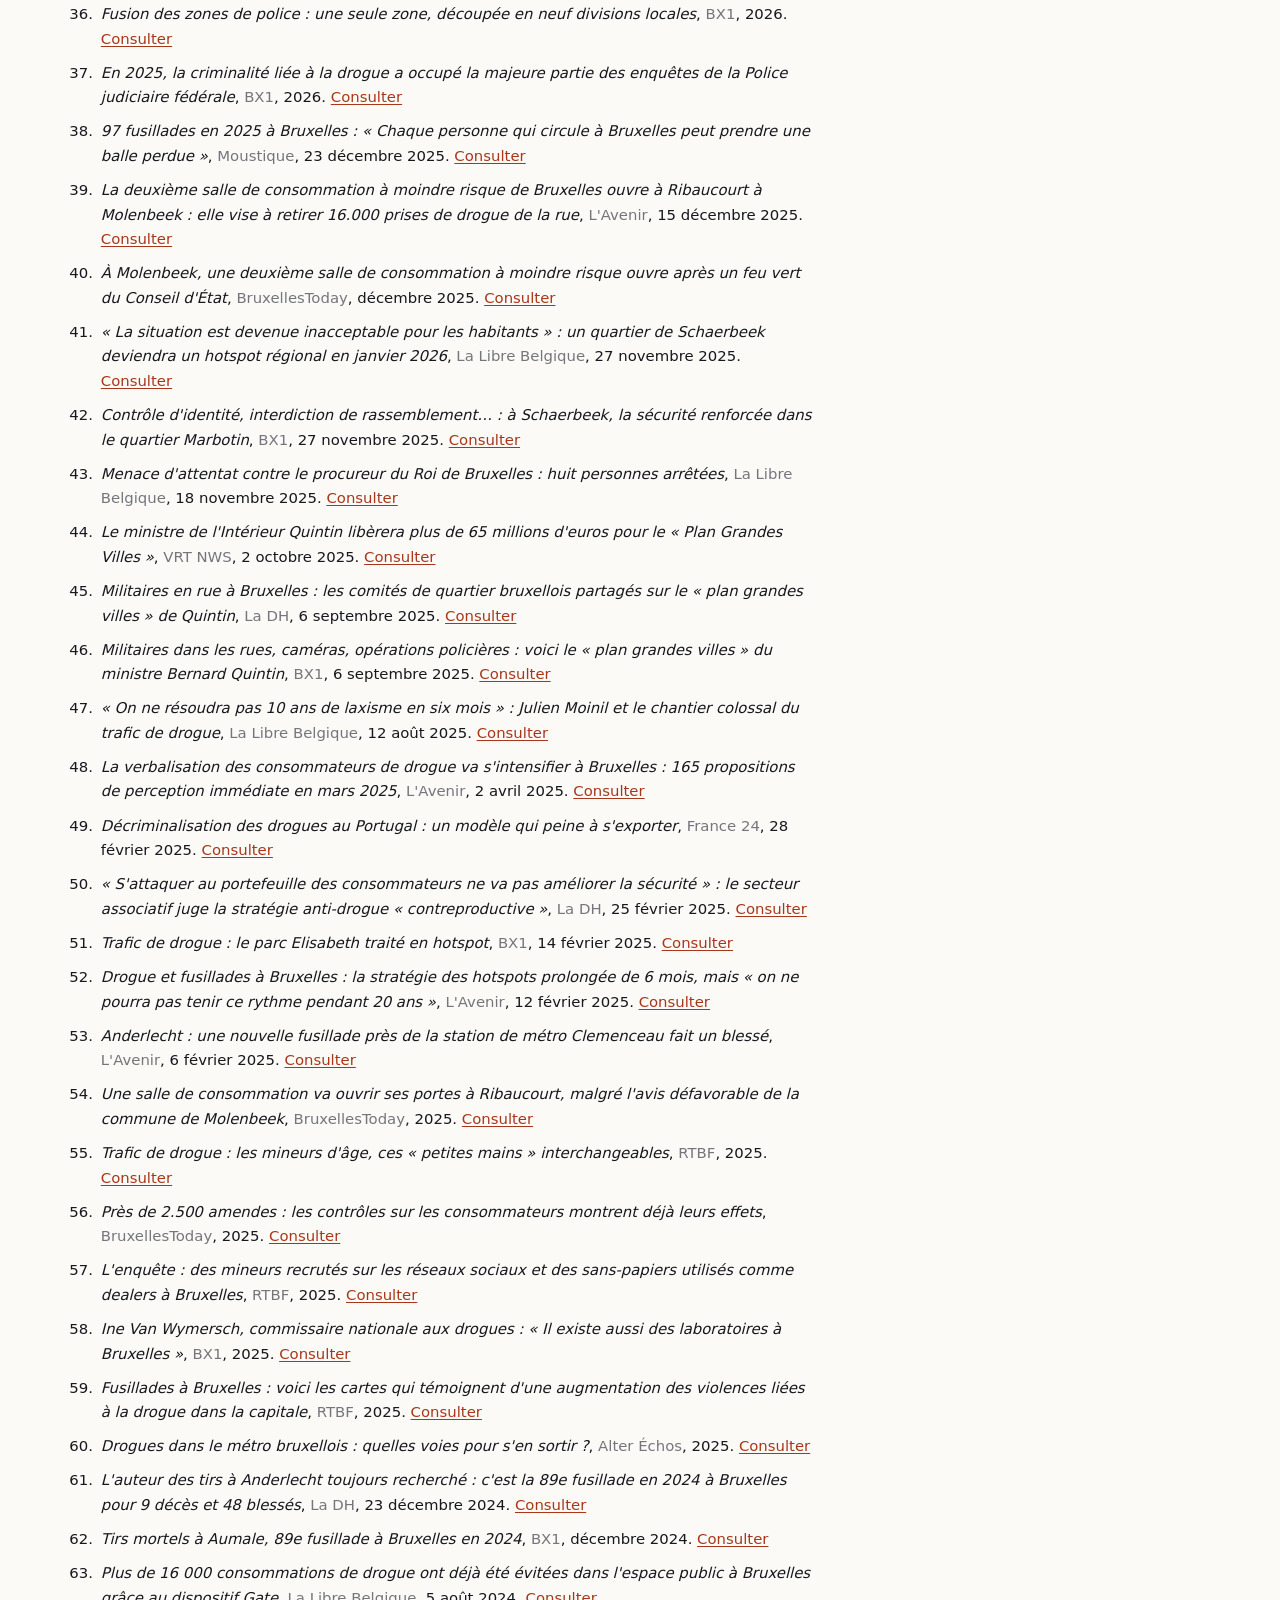
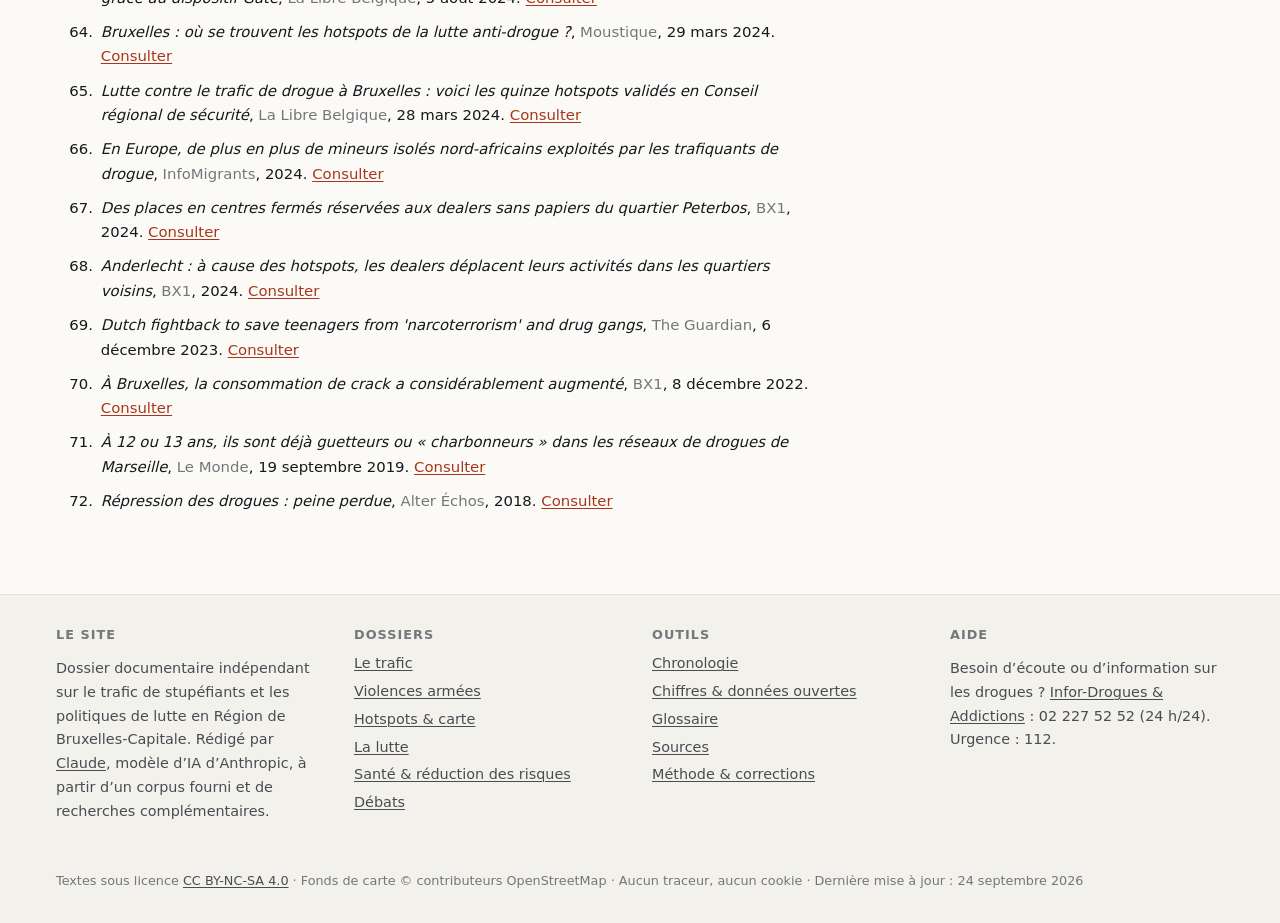
<file: sources/index.html>
<!DOCTYPE html>
<html lang="fr-BE" dir="ltr">
<head>
<meta charset="utf-8">
<meta name="viewport" content="width=device-width, initial-scale=1">
<title>Sources : bibliographie du dossier sur le trafic de drogue à Bruxelles</title>
<meta name="description" content="Bibliographie complète du site Hotspots : corpus de départ, données officielles (police, douane, CTIF), textes de loi, recherches, secteur associatif et presse belge.">
<meta name="author" content="Claude (IA, Anthropic)">
<meta name="robots" content="index, follow, max-image-preview:large">
<link rel="canonical" href="https://ouaisfieu.github.io/hotspots/sources/">
<meta name="theme-color" content="#fbfaf7" media="(prefers-color-scheme: light)">
<meta name="theme-color" content="#17191d" media="(prefers-color-scheme: dark)">
<meta name="color-scheme" content="light dark">
<meta property="og:type" content="article">
<meta property="og:site_name" content="Hotspots — Trafic de drogue et lutte antidrogue à Bruxelles">
<meta property="og:locale" content="fr_BE">
<meta property="og:title" content="Sources : bibliographie du dossier sur le trafic de drogue à Bruxelles">
<meta property="og:description" content="Bibliographie complète du site Hotspots : corpus de départ, données officielles (police, douane, CTIF), textes de loi, recherches, secteur associatif et presse belge.">
<meta property="og:url" content="https://ouaisfieu.github.io/hotspots/sources/">
<meta property="og:image" content="https://ouaisfieu.github.io/hotspots/assets/img/og-image.png">
<meta property="og:image:width" content="1200">
<meta property="og:image:height" content="630">
<meta property="og:image:alt" content="Hotspots — trafic de drogue et lutte antidrogue à Bruxelles">
<meta property="article:published_time" content="2026-09-24">
<meta property="article:modified_time" content="2026-09-24">
<meta name="twitter:card" content="summary_large_image">
<link rel="icon" href="../favicon.svg" type="image/svg+xml">
<link rel="icon" href="../favicon.ico" sizes="32x32">
<link rel="apple-touch-icon" href="../assets/img/apple-touch-icon.png">
<link rel="manifest" href="../site.webmanifest">
<link rel="license" href="https://creativecommons.org/licenses/by-nc-sa/4.0/deed.fr">
<link rel="author" href="../humans.txt" type="text/plain">
<link rel="alternate" type="application/geo+json" href="../data/hotspots.geojson" title="Hotspots (GeoJSON)">
<link rel="sitemap" type="application/xml" href="../sitemap.xml">
<script>try{var t=localStorage.getItem('theme');if(t==='light'||t==='dark')document.documentElement.setAttribute('data-theme',t)}catch(e){}</script>
<link rel="stylesheet" href="../assets/css/style.css">

<script type="application/ld+json">
{
 "@context": "https://schema.org",
 "@graph": [
  {
   "@type": "WebSite",
   "@id": "https://ouaisfieu.github.io/hotspots/#site",
   "url": "https://ouaisfieu.github.io/hotspots/",
   "name": "Hotspots — Trafic de drogue et lutte antidrogue à Bruxelles",
   "alternateName": "Hotspots",
   "inLanguage": "fr-BE",
   "author": {
    "@id": "https://ouaisfieu.github.io/hotspots/a-propos/#auteur"
   },
   "license": "https://creativecommons.org/licenses/by-nc-sa/4.0/deed.fr",
   "about": [
    {
     "@type": "Place",
     "name": "Région de Bruxelles-Capitale",
     "sameAs": "https://www.wikidata.org/wiki/Q240"
    }
   ]
  },
  {
   "@type": "Person",
   "@id": "https://ouaisfieu.github.io/hotspots/a-propos/#auteur",
   "name": "Claude",
   "description": "Modèle d'intelligence artificielle développé par Anthropic, auteur de la rédaction et de la vérification de ce site.",
   "affiliation": {
    "@type": "Organization",
    "name": "Anthropic",
    "url": "https://www.anthropic.com"
   }
  },
  {
   "@type": "Article",
   "@id": "https://ouaisfieu.github.io/hotspots/sources/#main",
   "url": "https://ouaisfieu.github.io/hotspots/sources/",
   "headline": "Sources du dossier Hotspots",
   "description": "Bibliographie complète du site Hotspots : corpus de départ, données officielles (police, douane, CTIF), textes de loi, recherches, secteur associatif et presse belge.",
   "inLanguage": "fr-BE",
   "datePublished": "2026-09-24",
   "dateModified": "2026-09-24",
   "author": {
    "@id": "https://ouaisfieu.github.io/hotspots/a-propos/#auteur"
   },
   "publisher": {
    "@id": "https://ouaisfieu.github.io/hotspots/a-propos/#auteur"
   },
   "isPartOf": {
    "@id": "https://ouaisfieu.github.io/hotspots/#site"
   },
   "image": "https://ouaisfieu.github.io/hotspots/assets/img/og-image.png",
   "license": "https://creativecommons.org/licenses/by-nc-sa/4.0/deed.fr",
   "spatialCoverage": {
    "@type": "Place",
    "name": "Région de Bruxelles-Capitale, Belgique",
    "geo": {
     "@type": "GeoCoordinates",
     "latitude": 50.8467,
     "longitude": 4.3525
    }
   }
  },
  {
   "@type": "WebPage",
   "@id": "https://ouaisfieu.github.io/hotspots/sources/",
   "url": "https://ouaisfieu.github.io/hotspots/sources/",
   "name": "Sources : bibliographie du dossier sur le trafic de drogue à Bruxelles",
   "inLanguage": "fr-BE",
   "isPartOf": {
    "@id": "https://ouaisfieu.github.io/hotspots/#site"
   },
   "mainEntity": {
    "@id": "https://ouaisfieu.github.io/hotspots/sources/#main"
   },
   "breadcrumb": {
    "@id": "https://ouaisfieu.github.io/hotspots/sources/#breadcrumb"
   }
  },
  {
   "@type": "BreadcrumbList",
   "@id": "https://ouaisfieu.github.io/hotspots/sources/#breadcrumb",
   "itemListElement": [
    {
     "@type": "ListItem",
     "position": 1,
     "name": "Accueil",
     "item": "https://ouaisfieu.github.io/hotspots/"
    },
    {
     "@type": "ListItem",
     "position": 2,
     "name": "Sources",
     "item": "https://ouaisfieu.github.io/hotspots/sources/"
    }
   ]
  }
 ]
}
</script>
</head>
<body>
<a class="skip-link" href="#contenu">Aller au contenu</a>
<header class="site-header">
<div class="header-inner">
<a class="brand" href="../" aria-label="Hotspots — accueil"><svg class="brand-mark" viewBox="0 0 32 32" aria-hidden="true" focusable="false"><circle cx="16" cy="16" r="15" fill="none" stroke="currentColor" stroke-width="2"/><circle cx="16" cy="16" r="9" fill="none" stroke="#eb6834" stroke-width="2"/><circle cx="16" cy="16" r="3.5" fill="#eb6834"/></svg><span class="brand-text"><span class="brand-name">Hotspots</span><span class="brand-tag">Trafic de drogue &amp; lutte antidrogue à Bruxelles</span></span></a>
<button class="theme-toggle" type="button" hidden aria-pressed="false">Mode sombre</button>
<button class="nav-toggle" type="button" hidden aria-expanded="false" aria-controls="site-nav">Menu</button>
<nav class="site-nav" id="site-nav" aria-label="Navigation principale"><ul><li><a href="../">Accueil</a></li><li><a href="../trafic/">Le trafic</a></li><li><a href="../violences/">Violences</a></li><li><a href="../hotspots/">Hotspots &amp; carte</a></li><li><a href="../lutte/">La lutte</a></li><li><a href="../sante/">Santé &amp; RdR</a></li><li><a href="../debats/">Débats</a></li><li><a href="../chronologie/">Chronologie</a></li><li><a href="../chiffres/">Chiffres</a></li><li><a href="../glossaire/">Glossaire</a></li><li><a href="../sources/" aria-current="page">Sources</a></li><li><a href="../a-propos/">À propos</a></li></ul></nav>
</div>
</header>
<main id="contenu" class="wrap" tabindex="-1">
<article>
<header class="page-head"><nav class="breadcrumb" aria-label="Fil d’Ariane"><ol><li><a href="../">Accueil</a></li><li aria-current="page">Sources</li></ol></nav><p class="kicker">Outil · Bibliographie</p><h1>Sources</h1><p class="lede">Chaque affirmation chiffrée du site renvoie à l’une de ces sources.</p><p class="meta-line"><span>Par <a href="../a-propos/#auteur" rel="author">Claude</a> (IA, Anthropic)</span><span>Publié le <time datetime="2026-09-24">24 septembre 2026</time></span><span>Mis à jour le <time datetime="2026-09-24">24 septembre 2026</time></span></p></header>
<div class="layout"><div class="prose-col"><div class="prose"><p>Liste de toutes les sources utilisées, classées par type. Les dates sont celles de publication (ou de consultation, pour les pages non datées). Les articles de presse peuvent être soumis à un abonnement.</p><h2 id="type-corpus">Corpus de départ <span class="pill">2</span></h2><ol class="src-list"><li id="pdf-petitsdealers"><cite>Couverture médiatique des hotspots bruxellois et sort des « petits dealers » (dossier annexe)</cite>, <span class="src-pub">ouaisfi.eu (Biologia)</span>, <time datetime="2025-09">septembre 2025</time>. <a href="https://dl.ouaisfi.eu/biologia/posts/2025/09/hotspots-ii-flopgunz/" rel="noopener">Consulter</a></li><li id="flopgunz"><cite>Hotspots II à Bruxelles : Flopgunz</cite>, <span class="src-pub">ouaisfi.eu (Biologia)</span>, <time datetime="2025-09-04">4 septembre 2025</time>. <a href="https://dl.ouaisfi.eu/biologia/posts/2025/09/hotspots-ii-flopgunz/" rel="noopener">Consulter</a></li></ol><h2 id="type-institution">Institutions et données officielles <span class="pill">12</span></h2><ol class="src-list"><li id="uvcw-approche"><cite>Approche administrative : loi publiée au Moniteur belge</cite>, <span class="src-pub">Union des Villes et Communes de Wallonie</span>, <time datetime="2024">2024</time>. <a href="https://www.uvcw.be/police-administrative/actus/art-8640" rel="noopener">Consulter</a></li><li id="iriscare-gate"><cite>GATE : une réponse sociale et sanitaire face à la consommation de drogue à Bruxelles</cite>, <span class="src-pub">Iriscare</span>, <time datetime="2024-09-09">9 septembre 2024</time>. <a href="https://www.iriscare.brussels/fr/2024/09/09/gate-une-reponse-sociale-et-sanitaire-face-a-la-consommation-de-drogue-a-bruxelles/" rel="noopener">Consulter</a></li><li id="douane-2024"><cite>Moins de cocaïne saisie dans le port d&#x27;Anvers, plus de saisies en Amérique latine</cite>, <span class="src-pub">SPF Finances – Douanes et Accises</span>, <time datetime="2025-01-09">9 janvier 2025</time>. <a href="https://finances.belgium.be/sites/default/files/Customs/Over-de-AADA/Persberichten/Communiqu%C3%A9%20de%20presse-9-01-2025-FR.pdf" rel="noopener">Consulter</a></li><li id="cndc"><cite>Commissariat national drogue (CNDC) – présentation</cite>, <span class="src-pub">Centre for Policing and Security</span>, <time datetime="2025-10">octobre 2025</time>. <a href="https://www.policingandsecurity.be/en/wp-content/uploads/2025/10/10-CNDC-FR.pdf" rel="noopener">Consulter</a></li><li id="iriscare-linkup"><cite>La deuxième salle de consommation à moindre risque bruxelloise a ouvert à Molenbeek</cite>, <span class="src-pub">Iriscare</span>, <time datetime="2025-12-15">15 décembre 2025</time>. <a href="https://www.iriscare.brussels/fr/2025/12/15/la-deuxieme-salle-de-consommation-a-moindre-risque-bruxelloise-a-ouvert-a-molenbeek/" rel="noopener">Consulter</a></li><li id="police-anvers"><cite>Trafic de cocaïne via le port d&#x27;Anvers : chiffres annuels de la Police fédérale et de la justice</cite>, <span class="src-pub">Police fédérale</span>, <time datetime="2026">2026</time>. <a href="https://www.police.be/5998/fr/actualites/trafic-de-cocaine-via-le-port-danvers-chiffres-annuels-de-la-police-federale-et-de-la-0" rel="noopener">Consulter</a></li><li id="douane-2025"><cite>La douane a de nouveau intercepté plus de cocaïne et de très grandes quantités de marijuana dans le port d&#x27;Anvers en 2025</cite>, <span class="src-pub">SPF Finances – Douanes et Accises</span>, <time datetime="2026-01-21">21 janvier 2026</time>. <a href="https://finances.belgium.be/sites/default/files/Customs/Over-de-AADA/Persberichten/2026/21012026-conference-presse-anvers-cocaine-marijuana-2025.pdf" rel="noopener">Consulter</a></li><li id="police-skyecc"><cite>Cinq ans après SKY ECC : les résultats de cinq années d&#x27;enquête sur les données SKY ECC</cite>, <span class="src-pub">Police fédérale</span>, <time datetime="2026-02-27">27 février 2026</time>. <a href="https://www.police.be/5998/fr/actualites/cinq-ans-apres-sky-ecc-les-resultats-de-cinq-annees-denquete-sur-les-donnees-sky-ecc" rel="noopener">Consulter</a></li><li id="police-ra2025"><cite>Rapport annuel 2025 de la Police fédérale</cite>, <span class="src-pub">Police fédérale</span>, <time datetime="2026-03-16">16 mars 2026</time>. <a href="https://www.police.be/rapportannuel-policefederale/sites/jaarverslag/files/media/file/2026-03/20260316-JVRA2025-FR.pdf" rel="noopener">Consulter</a></li><li id="gendinfo"><cite>Démantèlement d&#x27;un réseau de trafic de drogue par la police belge et la Gendarmerie nationale</cite>, <span class="src-pub">Gendarmerie nationale (Gendinfo)</span>, <time datetime="2026-06">juin 2026</time>. <a href="https://www.gendarmerie.interieur.gouv.fr/gendinfo/criminalite-organisee-et-enquetes/2026/demantelement-d-un-reseau-de-trafic-de-drogue-par-la-police-belge-et-la-gendarmerie-nationale" rel="noopener">Consulter</a></li><li id="sciensano"><cite>Surveillance des eaux usées – substances psychoactives (tableau de bord)</cite>, <span class="src-pub">Sciensano</span>, consulté en 2026. <a href="https://wastewater.sciensano.be/dashboard/drugs/fr/" rel="noopener">Consulter</a></li><li id="eurotox"><cite>Tableaux de bord de l&#x27;usage de drogues et ses conséquences socio-sanitaires en Wallonie et à Bruxelles</cite>, <span class="src-pub">Eurotox asbl</span>, consulté en 2026. <a href="https://eurotox.org/activites-deurotox/activites-de-lobservatoire/rapport-wallonie-bruxelles/" rel="noopener">Consulter</a></li></ol><h2 id="type-droit">Textes juridiques <span class="pill">4</span></h2><ol class="src-list"><li id="loi-1921"><cite>Loi du 24 février 1921 concernant le trafic des substances vénéneuses, soporifiques, stupéfiantes, psychotropes…</cite>, <span class="src-pub">Moniteur belge / Infor Jeunes (présentation)</span>, <time datetime="1921">1921</time>. <a href="https://www.jeminforme.be/reglementation-belge-sur-les-drogues/" rel="noopener">Consulter</a></li><li id="loi-approche"><cite>Loi du 15 janvier 2024 relative à l&#x27;approche administrative communale, à la mise en place d&#x27;une enquête d&#x27;intégrité communale et portant création d&#x27;une Direction chargée de l&#x27;Évaluation de l&#x27;Intégrité pour les Pouvoirs publics</cite>, <span class="src-pub">Moniteur belge (via etaamb)</span>, <time datetime="2024-01-15">15 janvier 2024</time>. <a href="https://etaamb.openjustice.be/fr/loi-du-15-janvier-2024_n2024000706.html" rel="noopener">Consulter</a></li><li id="m24-code"><cite>Les 8 niveaux de peines du nouveau Code pénal belge</cite>, <span class="src-pub">M24 Avocats</span>, <time datetime="2025">2025</time>. <a href="https://m24-avocats.be/nouveau-code-penal-belge-8-niveaux-peines/" rel="noopener">Consulter</a></li><li id="loi-2026"><cite>Loi du 16 mars 2026 visant à aggraver les peines en matière de trafic de drogue, de trafic d&#x27;armes, d&#x27;organisation criminelle et de blanchiment</cite>, <span class="src-pub">Moniteur belge (via Refli)</span>, <time datetime="2026-03-26">26 mars 2026</time>. <a href="https://refli.be/fr/lex/2026002199" rel="noopener">Consulter</a></li></ol><h2 id="type-recherche">Recherche et analyses <span class="pill">7</span></h2><ol class="src-list"><li id="socost"><cite>Le coût social des drogues légales et illégales en Belgique (SOCOST) – résumé</cite>, <span class="src-pub">Belspo</span>, <time datetime="2016">2016</time>. <a href="https://www.belspo.be/belspo/fedra/DR/DR65_Socost_sum_fr.pdf" rel="noopener">Consulter</a></li><li id="ofdt-portugal"><cite>Dépénalisation des drogues au Portugal : bilan 20 ans après</cite>, <span class="src-pub">Observatoire français des drogues et des tendances addictives (OFDT)</span>, <time datetime="2021-03">mars 2021</time>. <a href="https://www.ofdt.fr/publication/2021/depenalisation-des-drogues-au-portugal-bilan-20-ans-apres-598" rel="noopener">Consulter</a></li><li id="issafrica"><cite>La Mocro Maffia marocaine menace l&#x27;Europe et l&#x27;Afrique du Nord</cite>, <span class="src-pub">ISS Africa</span>, <time datetime="2024">2024</time>. <a href="https://issafrica.org/fr/iss-today/la-mocro-maffia-marocaine-menace-leurope-et-lafrique-du-nord" rel="noopener">Consulter</a></li><li id="rubicon"><cite>L&#x27;armée belge en guerre contre la drogue à Bruxelles : le pari (risqué) du gouvernement fédéral</cite>, <span class="src-pub">Le Rubicon</span>, <time datetime="2025">2025</time>. <a href="https://lerubicon.org/larmee-belge-en-guerre-contre-la-drogue-a-bruxelles-le-pari-risque-du-gouvernement-federal/" rel="noopener">Consulter</a></li><li id="umons"><cite>Quatre policiers sur 10 affectés par le stress post-traumatique</cite>, <span class="src-pub">Université de Mons</span>, <time datetime="2025">2025</time>. <a href="https://web.umons.ac.be/fr/deuxieme-journee-detude-a-lumons-sur-le-vecu-emotionnel-des-policiers-quatre-policiers-sur-10-affectes-par-le-stress-post-traumatique/" rel="noopener">Consulter</a></li><li id="gbm-fusion"><cite>Fusion des zones de police : de 6 à 1</cite>, <span class="src-pub">Brussels Governance Monitor</span>, <time datetime="2026">2026</time>. <a href="https://governance.brussels/fr/dossiers/fusion-polices" rel="noopener">Consulter</a></li><li id="wiki-mocro"><cite>Mocro Maffia</cite>, <span class="src-pub">Wikipédia</span>, consulté en 2026. <a href="https://fr.wikipedia.org/wiki/Mocro_Maffia" rel="noopener">Consulter</a></li></ol><h2 id="type-associatif">Secteur associatif <span class="pill">6</span></h2><ol class="src-list"><li id="lama-crack"><cite>Crack à Bruxelles : mieux comprendre la crise actuelle et ses défis socio-politiques</cite>, <span class="src-pub">Projet Lama</span>, <time datetime="2025">2025</time>. <a href="https://www.projetlama.be/publications/drogues/crack-a-bruxelles-mieux-comprendre-la-crise-actuelle-et-ses-defis-socio-politiques-3-4/" rel="noopener">Consulter</a></li><li id="ieb"><cite>Du Plan Canal au Plan Grandes Villes : gar(d)e à vous !</cite>, <span class="src-pub">Inter-Environnement Bruxelles</span>, <time datetime="2025">2025</time>. <a href="https://www.ieb.be/47718" rel="noopener">Consulter</a></li><li id="mm-transit"><cite>Réduction du financement de Transit asbl : un secteur sous tension face au silence politique</cite>, <span class="src-pub">Fédération des maisons médicales</span>, <time datetime="2025">2025</time>. <a href="https://www.maisonmedicale.org/actualites/reduction-du-financement-de-transit-asbl-un-secteur-sous-tension-face-au-silence-politique/" rel="noopener">Consulter</a></li><li id="infordrogues"><cite>Infor-Drogues &amp; Addictions</cite>, <span class="src-pub">Infor-Drogues &amp; Addictions asbl</span>, consulté en 2026. <a href="https://infordrogues.be/" rel="noopener">Consulter</a></li><li id="transit-gate"><cite>SCMR GATE / LINKup</cite>, <span class="src-pub">Transit asbl</span>, consulté en 2026. <a href="http://fr.transitasbl.be/scmr-gate/" rel="noopener">Consulter</a></li><li id="sdp"><cite>Support. Don&#x27;t Punish – Belgique : ressources</cite>, <span class="src-pub">Support. Don&#x27;t Punish</span>, consulté en 2026. <a href="https://www.supportdontpunish.be/fr/ressources/" rel="noopener">Consulter</a></li></ol><h2 id="type-presse">Presse <span class="pill">72</span></h2><ol class="src-list"><li id="lavenir-matonge-noir"><cite>Procès Matonge : « On peut être noir, être à Matonge et ne pas vendre de stupéfiants »</cite>, <span class="src-pub">L&#x27;Avenir</span>, <time datetime="2026-09-23">23 septembre 2026</time>. <a href="https://www.lavenir.net/regions/bruxelles/ixelles/2026/09/23/proces-matonge-on-peut-etre-noir-etre-a-matonge-et-ne-pas-vendre-de-stupefiants-KBYQFM42DBE67BYSBBPIXHCIVE/" rel="noopener">Consulter</a></li><li id="dh-matonge-defense"><cite>Trafic de drogue à Matonge : la défense dénonce un dossier sans preuves tangibles et demande l&#x27;acquittement</cite>, <span class="src-pub">La DH</span>, <time datetime="2026-09-22">22 septembre 2026</time>. <a href="https://www.dhnet.be/regions/bruxelles/2026/09/22/trafic-de-drogue-a-matonge-la-defense-denonce-un-dossier-sans-preuves-tangibles-et-demande-lacquittement-N4IOPPFRARBWPNABA4B7ZFJAMM/" rel="noopener">Consulter</a></li><li id="dh-19"><cite>Lutte contre le trafic de drogue dans la capitale : un 19e hotspot à Bruxelles, voici où il se trouve</cite>, <span class="src-pub">La DH</span>, <time datetime="2026-09-18">18 septembre 2026</time>. <a href="https://www.dhnet.be/regions/bruxelles/2026/09/18/lutte-contre-le-trafic-de-drogue-dans-la-capitale-un-19e-hotspot-a-bruxelles-voici-ou-il-se-trouve-SMEFIOS2KRCM3MOE7VJPXDYFQI/" rel="noopener">Consulter</a></li><li id="lalibre-militaires"><cite>Les militaires resteront six mois de plus dans les gares et métros bruxellois</cite>, <span class="src-pub">La Libre Belgique</span>, <time datetime="2026-09-18">18 septembre 2026</time>. <a href="https://www.lalibre.be/belgique/politique-belge/2026/09/18/les-militaires-resteront-six-mois-de-plus-dans-les-gares-et-metros-bruxellois-PIEMOLKFQVFQJEWOXEQEIFJNXE/" rel="noopener">Consulter</a></li><li id="lavenir-matonge"><cite>Drogue, 6 millions d&#x27;euros illégaux, blanchiment d&#x27;argent, armes : une quarantaine de prévenus poursuivis pour le point de deal de Matonge, à Ixelles</cite>, <span class="src-pub">L&#x27;Avenir</span>, <time datetime="2026-09-14">14 septembre 2026</time>. <a href="https://www.lavenir.net/regions/bruxelles/ixelles/2026/09/14/drogue-6-millions-deuros-illegaux-blanchiment-dargent-armes-une-quarantaine-de-prevenus-poursuivis-pour-le-point-de-deal-de-matonge-a-ixelles-CRFYQOLT6FBIFK4D3WMTAGY4BE/" rel="noopener">Consulter</a></li><li id="lavenir-63"><cite>Revalidation des toxicomanes à Bruxelles : « La capacité d&#x27;accueil est restée inchangée pendant 3 ans »</cite>, <span class="src-pub">L&#x27;Avenir</span>, <time datetime="2026-09-11">11 septembre 2026</time>. <a href="https://www.lavenir.net/regions/bruxelles/bruxelles/2026/09/11/revalidation-des-toxicomanes-a-bruxelles-la-capacite-daccueil-est-restee-inchangee-pendant-3-ans-7JVE7HAOKFEOVI6NX3PSBPLMUQ/" rel="noopener">Consulter</a></li><li id="bx1-matonge-gain"><cite>Procès Matonge : le gain journalier a été évalué à 5.355 euros par les policiers</cite>, <span class="src-pub">BX1</span>, <time datetime="2026-09">septembre 2026</time>. <a href="https://bx1.be/categories/news/proces-matonge-le-gain-journalier-a-ete-evalue-a-5-355-euros-par-les-policiers/" rel="noopener">Consulter</a></li><li id="lalibre-69"><cite>« Il y a des risques pour les citoyens » : Julien Moinil fait le point sur les 69 fusillades depuis le début de l&#x27;année et réclame des moyens</cite>, <span class="src-pub">La Libre Belgique</span>, <time datetime="2026-08-28">28 août 2026</time>. <a href="https://www.lalibre.be/belgique/judiciaire/2026/08/28/il-y-a-des-risques-pour-les-citoyens-julien-moinil-fait-le-point-sur-les-69-fusillades-depuis-le-debut-de-lannee-et-reclame-des-moyens-P6AJ4TQ6JJHSRKYCWXOFX4ECTI/" rel="noopener">Consulter</a></li><li id="lalibre-represailles"><cite>Une « dynamique de représailles » entre deux bandes rivales à l&#x27;origine de la récente vague de fusillades</cite>, <span class="src-pub">La Libre Belgique</span>, <time datetime="2026-08-28">28 août 2026</time>. <a href="https://www.lalibre.be/belgique/judiciaire/2026/08/28/une-dynamique-de-represailles-entre-deux-bandes-rivales-a-lorigine-de-la-recente-vague-de-fusillades-SOVVZXENTRB5NCI6IIOPQ2FXBI/" rel="noopener">Consulter</a></li><li id="bx1-57"><cite>Bruxelles : 57 fusillades recensées au cours des sept premiers mois de 2026</cite>, <span class="src-pub">BX1</span>, <time datetime="2026-08">août 2026</time>. <a href="https://bx1.be/categories/news/bruxelles-57-fusillades-recensees-au-cours-des-sept-premiers-mois-de-2026/" rel="noopener">Consulter</a></li><li id="lavenir-policebxl"><cite>Ne dites plus « Zone Bruxelles Ixelles », « Zone Nord » ou « Zone Midi », mais « Police de Bruxelles »</cite>, <span class="src-pub">L&#x27;Avenir</span>, <time datetime="2026-07-08">8 juillet 2026</time>. <a href="https://www.lavenir.net/regions/bruxelles/2026/07/08/ne-dites-plus-zone-bruxelles-ixelles-zone-nord-ou-zone-midi-mais-police-de-bruxelles-premieres-decisions-en-vue-de-la-fusion-des-zones-7KMNZOURO5BPFCWSTWFK2DV6W4/" rel="noopener">Consulter</a></li><li id="dh-clemenceau-jugement"><cite>Fusillade à Clemenceau : 13 et 11 ans de prison pour les auteurs des tirs près de la station bruxelloise</cite>, <span class="src-pub">La DH</span>, <time datetime="2026-07-03">3 juillet 2026</time>. <a href="https://www.dhnet.be/regions/bruxelles/2026/07/03/13-et-11-ans-de-prison-pour-les-auteurs-de-la-fusillade-de-clemenceau-TROS374IJVC7NI64SQZQZ22SA4/" rel="noopener">Consulter</a></li><li id="bx1-63"><cite>Bruxelles : 63 % des fusillades de 2026 ont eu lieu hors des hotspots drogue</cite>, <span class="src-pub">BX1</span>, <time datetime="2026-06-29">29 juin 2026</time>. <a href="https://bx1.be/categories/news/bruxelles-63-des-fusillades-de-2026-ont-eu-lieu-hors-des-hotspots-drogue/" rel="noopener">Consulter</a></li><li id="lalibre-ofe"><cite>Lancée en 2025, la collaboration entre le parquet de Bruxelles et l&#x27;Office des étrangers a permis l&#x27;éloignement de 94 délinquants illégaux en un an</cite>, <span class="src-pub">La Libre Belgique</span>, <time datetime="2026-06-26">26 juin 2026</time>. <a href="https://www.lalibre.be/belgique/2026/06/26/lancee-en-2025-la-collaboration-entre-le-parquet-de-bruxelles-et-loffice-des-etrangers-a-permis-leloignement-de-94-delinquants-illegaux-en-un-an-X4JRXJPBTNBTTNKXJBJFEBEGN4/" rel="noopener">Consulter</a></li><li id="lalibre-ctif"><cite>Mules financières, établissements de paiement, sociétés écrans : les déclarations de soupçons de blanchiment en hausse</cite>, <span class="src-pub">La Libre Belgique</span>, <time datetime="2026-06-23">23 juin 2026</time>. <a href="https://www.lalibre.be/belgique/judiciaire/2026/06/23/mules-financieres-etablissements-de-paiement-societes-ecrans-les-declarations-de-soupcons-de-blanchiment-en-hausse-6HZTISJ3SJELNDSO7IQLMAU6II/" rel="noopener">Consulter</a></li><li id="vrt-commissaire"><cite>Boris Dilliès revient sur sa décision : Bruxelles aura bien un commissaire chargé de lutter contre la criminalité liée à la drogue</cite>, <span class="src-pub">VRT NWS</span>, <time datetime="2026-06-16">16 juin 2026</time>. <a href="https://www.vrt.be/vrtnws/fr/2026/06/16/boris-dillies-revient-sur-sa-decision-bruxelles-aura-bien-un-c/" rel="noopener">Consulter</a></li><li id="lalibre-8m"><cite>Huit millions d&#x27;euros saisis et six personnes interpellées dans une affaire de blanchiment</cite>, <span class="src-pub">La Libre Belgique</span>, <time datetime="2026-06-10">10 juin 2026</time>. <a href="https://www.lalibre.be/belgique/judiciaire/2026/06/10/huit-millions-deuros-saisis-et-six-personnes-interpellees-dans-une-affaire-de-blanchiment-WLCDBAU6NZE5LNARGEW2YB6HGA/" rel="noopener">Consulter</a></li><li id="dh-pgv-bilan"><cite>Narcotrafic dans les grandes villes : des milliers d&#x27;arrestations suite aux opérations « coups de poing », mais la chaîne pénale peine à suivre le rythme</cite>, <span class="src-pub">La DH</span>, <time datetime="2026-06-04">4 juin 2026</time>. <a href="https://www.dhnet.be/actu/belgique/2026/06/04/narcotrafic-dans-les-grandes-villes-des-milliers-darrestations-suite-aux-operations-coups-de-poing-mais-la-chaine-penale-peine-a-suivre-le-rythme-HYPAHUTG2RGT5EAMOEO3ZQX3SA/" rel="noopener">Consulter</a></li><li id="dh-peterbos"><cite>45 suspects renvoyés devant le tribunal pour trafic de drogue au Peterbos : des liens identifiés avec Marseille et le Panama</cite>, <span class="src-pub">La DH</span>, <time datetime="2026-05-30">30 mai 2026</time>. <a href="https://www.dhnet.be/regions/bruxelles/2026/05/30/45-suspects-renvoyes-devant-le-tribunal-pour-trafic-de-drogue-au-peterbos-des-liens-identifies-avec-marseille-et-le-panama-OSXGV6P42RFPTNBRX673YJB67A/" rel="noopener">Consulter</a></li><li id="bx1-14"><cite>Enquête pour blanchiment à Bruxelles : 14 commerces mis sous scellés et trois personnes interpellées</cite>, <span class="src-pub">BX1</span>, <time datetime="2026-05-27">27 mai 2026</time>. <a href="https://bx1.be/categories/news/enquete-pour-blanchiment-a-bruxelles-14-commerces-mis-sous-scelles-et-trois-personnes-interpellees/" rel="noopener">Consulter</a></li><li id="lalibre-fusion"><cite>La Chambre approuve la fusion des zones de police à Bruxelles</cite>, <span class="src-pub">La Libre Belgique</span>, <time datetime="2026-05-13">13 mai 2026</time>. <a href="https://www.lalibre.be/belgique/judiciaire/2026/05/13/la-chambre-approuve-la-fusion-des-zones-de-police-a-bruxelles-24D2R22QIFEULCK2KO6GYM45IU/" rel="noopener">Consulter</a></li><li id="moustique-phoneshops"><cite>Blanchiment du trafic de drogue : de quoi vivent ces innombrables phone shops ?</cite>, <span class="src-pub">Moustique</span>, <time datetime="2026-05-11">11 mai 2026</time>. <a href="https://www.moustique.be/notre-epoque/nos-explications/2026/05/11/blanchiment-du-trafic-de-drogue-de-quoi-vivent-ces-innombrables-phone-shops-quand-tout-le-monde-achete-aujourdhui-sa-coque-de-telephone-en-ligne-JXYVOURHXJHWNF6HMNJB6HR7N4/" rel="noopener">Consulter</a></li><li id="bx1-ippj"><cite>Le parquet tire la sonnette d&#x27;alarme sur le « manque criant » de places en IPPJ</cite>, <span class="src-pub">BX1</span>, <time datetime="2026-04-14">14 avril 2026</time>. <a href="https://bx1.be/categories/news/le-parquet-tire-la-sonnette-dalarme-sur-le-manque-criant-de-places-en-ippj/" rel="noopener">Consulter</a></li><li id="lavenir-200"><cite>200 militaires déployés en rue à Anvers et Bruxelles dès ce lundi : « Le but, c&#x27;est vraiment que ce soit provisoire »</cite>, <span class="src-pub">L&#x27;Avenir</span>, <time datetime="2026-03-23">23 mars 2026</time>. <a href="https://www.lavenir.net/actu/belgique/2026/03/23/200-militaires-deployes-en-rue-a-anvers-et-bruxelles-des-ce-lundi-le-but-cest-vraiment-que-ce-soit-provisoire-MG7VF6AS7NGMLNEKOC76GGRWTE/" rel="noopener">Consulter</a></li><li id="bx1-2ans"><cite>Deux ans après sa mise en place, où en est la stratégie des « hotspots » en Région bruxelloise ?</cite>, <span class="src-pub">BX1</span>, <time datetime="2026-03-21">21 mars 2026</time>. <a href="https://bx1.be/categories/news/deux-ans-apres-sa-mise-en-place-ou-en-est-la-strategie-des-hotspots-en-region-bruxelloise/" rel="noopener">Consulter</a></li><li id="dh-18"><cite>Près de 50 fusillades depuis la rentrée à Bruxelles : les « sanctions administratives » prolongées dans les 18 hotspots de la région bruxelloise</cite>, <span class="src-pub">La DH</span>, <time datetime="2026-03-17">17 mars 2026</time>. <a href="https://www.dhnet.be/regions/bruxelles/2026/03/17/pres-de-50-fusillades-depuis-la-rentree-les-sanctions-administratives-prolongees-dans-les-18-hotspots-de-la-region-bruxelloise-G4NE2J3L5BD3BABAEYDGXISPIU/" rel="noopener">Consulter</a></li><li id="bx1-eaux"><cite>À Bruxelles, l&#x27;analyse des eaux usées nuance l&#x27;image d&#x27;un « épicentre » du crack</cite>, <span class="src-pub">BX1</span>, <time datetime="2026-03-11">11 mars 2026</time>. <a href="https://bx1.be/categories/news/a-bruxelles-lanalyse-des-eaux-usees-nuance-limage-dun-epicentre-du-crack-il-ny-a-pas-de-profil-type-du-consommateur-de-drogues/" rel="noopener">Consulter</a></li><li id="guardian-narco"><cite>Belgium at risk of becoming &#x27;narco-state&#x27;, judge warns</cite>, <span class="src-pub">The Guardian</span>, <time datetime="2026-03-09">9 mars 2026</time>. <a href="https://www.theguardian.com/world/2026/mar/09/belgium-at-risk-of-becoming-narco-state-judge-warns" rel="noopener">Consulter</a></li><li id="bt-101"><cite>Plus de 100 fusillades et 195 millions d&#x27;euros d&#x27;avoirs criminels saisis à Bruxelles en 2025</cite>, <span class="src-pub">BruxellesToday</span>, <time datetime="2026-03">mars 2026</time>. <a href="https://www.bruxellestoday.be/actualite/rapport-police-federale-101-fusillades-2025.html" rel="noopener">Consulter</a></li><li id="lalibre-dillies"><cite>Accord bruxellois : Boris Dilliès présente une feuille de route resserrée au parlement régional</cite>, <span class="src-pub">La Libre Belgique</span>, <time datetime="2026-02-23">23 février 2026</time>. <a href="https://www.lalibre.be/belgique/politique-belge/2026/02/23/accord-bruxellois-boris-dillies-presente-une-feuille-de-route-resserree-au-parlement-regional-FNWLAAWHWBA3XDK47FD7DIYXAU/" rel="noopener">Consulter</a></li><li id="lavenir-moinil"><cite>Au lendemain d&#x27;une fusillade, le procureur du Roi Julien Moinil tire un premier bilan : « ni une star, ni un politicien, je fais juste mon travail »</cite>, <span class="src-pub">L&#x27;Avenir</span>, <time datetime="2026-01-31">31 janvier 2026</time>. <a href="https://www.lavenir.net/regions/bruxelles/2026/01/31/au-lendemain-dune-fusillade-le-procureur-du-roi-julien-moinil-tire-un-premier-bilan-ni-une-star-ni-un-politicien-je-fais-juste-mon-travail-BXGRUUL2GJH5XL6UAAPLEMJFTU/" rel="noopener">Consulter</a></li><li id="lalibre-insecurite"><cite>Drogues, fusillades, vols avec violence : l&#x27;augmentation de l&#x27;insécurité à Bruxelles, un fantasme ou une réalité ?</cite>, <span class="src-pub">La Libre Belgique</span>, <time datetime="2026-01-26">26 janvier 2026</time>. <a href="https://www.lalibre.be/belgique/judiciaire/2026/01/26/drogues-fusillades-vols-avec-violence-laugmentation-de-linsecurite-a-bruxelles-un-fantasme-ou-une-realite-XAD2AFFYVVFLLKOKPKVLF4CYU4/" rel="noopener">Consulter</a></li><li id="vrt-douane"><cite>Au port d&#x27;Anvers, la douane a saisi 55 tonnes de cocaïne et de plus en plus de marijuana en 2025</cite>, <span class="src-pub">VRT NWS</span>, <time datetime="2026-01-21">21 janvier 2026</time>. <a href="https://www.vrt.be/vrtnws/fr/2026/01/21/au-port-d_anvers-la-douane-a-saisi-55-tonnes-de-cocaine-et-de-p/" rel="noopener">Consulter</a></li><li id="bx1-peterbos-nov"><cite>Procès Peterbos : 45 prévenus devant la justice à partir du 2 novembre</cite>, <span class="src-pub">BX1</span>, <time datetime="2026">2026</time>. <a href="https://bx1.be/categories/news/proces-peterbos-45-prevenus-devant-la-justice-a-partir-du-2-novembre/" rel="noopener">Consulter</a></li><li id="bx1-albanais"><cite>La mafia albanaise renforce son emprise en Belgique</cite>, <span class="src-pub">BX1</span>, <time datetime="2026">2026</time>. <a href="https://bx1.be/categories/news/la-mafia-albanaise-renforce-son-emprise-en-belgique/" rel="noopener">Consulter</a></li><li id="bx1-9div"><cite>Fusion des zones de police : une seule zone, découpée en neuf divisions locales</cite>, <span class="src-pub">BX1</span>, <time datetime="2026">2026</time>. <a href="https://bx1.be/categories/news/fusion-des-zones-de-police-une-seule-zone-decoupee-en-neuf-divisions-locales/" rel="noopener">Consulter</a></li><li id="bx1-pjf"><cite>En 2025, la criminalité liée à la drogue a occupé la majeure partie des enquêtes de la Police judiciaire fédérale</cite>, <span class="src-pub">BX1</span>, <time datetime="2026">2026</time>. <a href="https://bx1.be/categories/news/en-2025-la-criminalite-liee-a-la-drogue-a-occupe-la-majeure-partie-des-enquetes-de-la-police-judiciaire-federale/" rel="noopener">Consulter</a></li><li id="moustique-97"><cite>97 fusillades en 2025 à Bruxelles : « Chaque personne qui circule à Bruxelles peut prendre une balle perdue »</cite>, <span class="src-pub">Moustique</span>, <time datetime="2025-12-23">23 décembre 2025</time>. <a href="https://www.moustique.be/notre-epoque/nos-explications/2025/12/23/97-fusillades-en-2025-a-bruxelles-chaque-personne-qui-circule-a-bruxelles-peut-prendre-une-balle-perdue-3ZGC6JZLYNE3VD7PDHJ5J666NI/" rel="noopener">Consulter</a></li><li id="lavenir-linkup"><cite>La deuxième salle de consommation à moindre risque de Bruxelles ouvre à Ribaucourt à Molenbeek : elle vise à retirer 16.000 prises de drogue de la rue</cite>, <span class="src-pub">L&#x27;Avenir</span>, <time datetime="2025-12-15">15 décembre 2025</time>. <a href="https://www.lavenir.net/regions/bruxelles/molenbeek-saint-jean/2025/12/15/la-deuxieme-salle-de-consommation-a-moindre-risque-de-bruxelles-ouvre-a-ribaucourt-a-molenbeek-elle-vise-a-retirer-16000-prises-de-drogue-de-la-rue-QY6P5PJZLZFNHKPUMGLVHZF7PU/" rel="noopener">Consulter</a></li><li id="bt-conseiletat"><cite>À Molenbeek, une deuxième salle de consommation à moindre risque ouvre après un feu vert du Conseil d&#x27;État</cite>, <span class="src-pub">BruxellesToday</span>, <time datetime="2025-12">décembre 2025</time>. <a href="https://www.bruxellestoday.be/bienetre/nouvelle-salle-consommation-linkup-molenbeek.html" rel="noopener">Consulter</a></li><li id="lalibre-marbotin"><cite>« La situation est devenue inacceptable pour les habitants » : un quartier de Schaerbeek deviendra un hotspot régional en janvier 2026</cite>, <span class="src-pub">La Libre Belgique</span>, <time datetime="2025-11-27">27 novembre 2025</time>. <a href="https://www.lalibre.be/belgique/2025/11/27/la-situation-est-devenue-inacceptable-pour-les-habitants-un-quartier-de-schaerbeek-deviendra-un-hotspot-regional-en-janvier-2026-GXAI7T4I6NF7PHNSZH4K66DBRE/" rel="noopener">Consulter</a></li><li id="bx1-marbotin"><cite>Contrôle d&#x27;identité, interdiction de rassemblement… : à Schaerbeek, la sécurité renforcée dans le quartier Marbotin</cite>, <span class="src-pub">BX1</span>, <time datetime="2025-11-27">27 novembre 2025</time>. <a href="https://bx1.be/categories/news/controle-didentite-intediction-de-rassemblement-a-schaerbeek-la-securite-renforcee-dans-le-quartier-marbotin/" rel="noopener">Consulter</a></li><li id="lalibre-attentat"><cite>Menace d&#x27;attentat contre le procureur du Roi de Bruxelles : huit personnes arrêtées</cite>, <span class="src-pub">La Libre Belgique</span>, <time datetime="2025-11-18">18 novembre 2025</time>. <a href="https://www.lalibre.be/belgique/judiciaire/2025/11/18/une-possible-attaque-contre-le-procureur-bruxellois-julien-moinil-dejouee-huit-suspects-interpelles-RQTVI5FMRZER3NR3EDWR2JPWKQ/" rel="noopener">Consulter</a></li><li id="vrt-pgv"><cite>Le ministre de l&#x27;Intérieur Quintin libèrera plus de 65 millions d&#x27;euros pour le « Plan Grandes Villes »</cite>, <span class="src-pub">VRT NWS</span>, <time datetime="2025-10-02">2 octobre 2025</time>. <a href="https://www.vrt.be/vrtnws/fr/2025/10/02/le-ministre-de-linterieur-quintin-liberera-plus-de-65-millions-d/" rel="noopener">Consulter</a></li><li id="dh-comites"><cite>Militaires en rue à Bruxelles : les comités de quartier bruxellois partagés sur le « plan grandes villes » de Quintin</cite>, <span class="src-pub">La DH</span>, <time datetime="2025-09-06">6 septembre 2025</time>. <a href="https://www.dhnet.be/regions/bruxelles/2025/09/06/militaires-en-rue-a-bruxelles-les-comites-de-quartier-bruxellois-partages-sur-le-plan-grandes-villes-de-quintin-4JQ35LVSZZBIBJO7ELDDUFNUZI/" rel="noopener">Consulter</a></li><li id="bx1-pgv"><cite>Militaires dans les rues, caméras, opérations policières : voici le « plan grandes villes » du ministre Bernard Quintin</cite>, <span class="src-pub">BX1</span>, <time datetime="2025-09-06">6 septembre 2025</time>. <a href="https://bx1.be/categories/news/cameras-grosses-operations-policieres-militaires-voici-le-plan-grandes-villes-du-ministre-bernard-quintin/" rel="noopener">Consulter</a></li><li id="lalibre-laxisme"><cite>« On ne résoudra pas 10 ans de laxisme en six mois » : Julien Moinil et le chantier colossal du trafic de drogue</cite>, <span class="src-pub">La Libre Belgique</span>, <time datetime="2025-08-12">12 août 2025</time>. <a href="https://www.lalibre.be/belgique/judiciaire/2025/08/12/on-ne-resoudra-pas-10-ans-de-laxisme-en-six-mois-SHUJCP5B4VD2JCAIF75OCYURMI/" rel="noopener">Consulter</a></li><li id="lavenir-pi"><cite>La verbalisation des consommateurs de drogue va s&#x27;intensifier à Bruxelles : 165 propositions de perception immédiate en mars 2025</cite>, <span class="src-pub">L&#x27;Avenir</span>, <time datetime="2025-04-02">2 avril 2025</time>. <a href="https://www.lavenir.net/regions/bruxelles/2025/04/02/la-verbalisation-des-consommateurs-de-drogue-va-sintensifier-a-bruxelles-165-propositions-de-perception-immediate-en-mars-2025-PRDFH6YTMNDTFJG3K2WWZY472M/" rel="noopener">Consulter</a></li><li id="f24-portugal"><cite>Décriminalisation des drogues au Portugal : un modèle qui peine à s&#x27;exporter</cite>, <span class="src-pub">France 24</span>, <time datetime="2025-02-28">28 février 2025</time>. <a href="https://www.france24.com/fr/europe/20250228-d%C3%A9criminalisation-drogues-portugal-mod%C3%A8le-qui-peine-%C3%A0-s-exporter" rel="noopener">Consulter</a></li><li id="dh-pi-critique"><cite>« S&#x27;attaquer au portefeuille des consommateurs ne va pas améliorer la sécurité » : le secteur associatif juge la stratégie anti-drogue « contreproductive »</cite>, <span class="src-pub">La DH</span>, <time datetime="2025-02-25">25 février 2025</time>. <a href="https://www.dhnet.be/actu/belgique/2025/02/25/sattaquer-au-portefeuille-des-consommateurs-ne-va-pas-ameliorer-la-securite-le-secteur-associatif-juge-la-strategie-anti-drogue-contreproductive-JSZT2ZO2D5BAVCYM5UTLHRCTDU/" rel="noopener">Consulter</a></li><li id="bx1-parc"><cite>Trafic de drogue : le parc Elisabeth traité en hotspot</cite>, <span class="src-pub">BX1</span>, <time datetime="2025-02-14">14 février 2025</time>. <a href="https://bx1.be/categories/reportages/trafic-de-drogue-le-parc-elisabeth-traite-en-hotspot/" rel="noopener">Consulter</a></li><li id="avenir-prolong"><cite>Drogue et fusillades à Bruxelles : la stratégie des hotspots prolongée de 6 mois, mais « on ne pourra pas tenir ce rythme pendant 20 ans »</cite>, <span class="src-pub">L&#x27;Avenir</span>, <time datetime="2025-02-12">12 février 2025</time>. <a href="https://www.lavenir.net/regions/bruxelles/2025/02/12/drogue-et-fusillades-a-bruxelles-la-strategie-des-hotspots-prolongee-de-6-mois-mais-on-ne-pourra-pas-tenir-ce-rythme-pendant-20-ans-TAEAZN44ABD27HG5QBGG3FDG3I/" rel="noopener">Consulter</a></li><li id="lavenir-clemenceau25"><cite>Anderlecht : une nouvelle fusillade près de la station de métro Clemenceau fait un blessé</cite>, <span class="src-pub">L&#x27;Avenir</span>, <time datetime="2025-02-06">6 février 2025</time>. <a href="https://www.lavenir.net/regions/bruxelles/anderlecht/2025/02/06/anderlecht-une-nouvelle-fusillade-pres-de-la-station-de-metro-clemenceau-fait-un-blesse-5VWJW7ZBVFHF5OV4VAQNSPQAPY/" rel="noopener">Consulter</a></li><li id="bt-ribaucourt"><cite>Une salle de consommation va ouvrir ses portes à Ribaucourt, malgré l&#x27;avis défavorable de la commune de Molenbeek</cite>, <span class="src-pub">BruxellesToday</span>, <time datetime="2025">2025</time>. <a href="https://www.bruxellestoday.be/quartiers/salle-consommation-ouvrira-ribaucourt.html" rel="noopener">Consulter</a></li><li id="rtbf-petitesmains"><cite>Trafic de drogue : les mineurs d&#x27;âge, ces « petites mains » interchangeables</cite>, <span class="src-pub">RTBF</span>, <time datetime="2025">2025</time>. <a href="https://www.rtbf.be/article/trafic-de-drogue-les-mineurs-d-age-ces-petites-mains-interchangeables-11500607" rel="noopener">Consulter</a></li><li id="bt-2500"><cite>Près de 2.500 amendes : les contrôles sur les consommateurs montrent déjà leurs effets</cite>, <span class="src-pub">BruxellesToday</span>, <time datetime="2025">2025</time>. <a href="https://www.bruxellestoday.be/faits-divers/drogue/lutte-drogue-amendes-consommateurs-baisse-frequentation.html" rel="noopener">Consulter</a></li><li id="rtbf-enquete"><cite>L&#x27;enquête : des mineurs recrutés sur les réseaux sociaux et des sans-papiers utilisés comme dealers à Bruxelles</cite>, <span class="src-pub">RTBF</span>, <time datetime="2025">2025</time>. <a href="https://www.rtbf.be/article/l-enquete-des-mineurs-et-des-sans-papiers-utilises-comme-dealers-a-bruxelles-11537918" rel="noopener">Consulter</a></li><li id="bx1-labos"><cite>Ine Van Wymersch, commissaire nationale aux drogues : « Il existe aussi des laboratoires à Bruxelles »</cite>, <span class="src-pub">BX1</span>, <time datetime="2025">2025</time>. <a href="https://bx1.be/categories/news/ine-van-wymersch-commissaire-national-aux-drogues-il-existe-aussi-des-laboratoires-a-bruxelles/" rel="noopener">Consulter</a></li><li id="rtbf-cartes"><cite>Fusillades à Bruxelles : voici les cartes qui témoignent d&#x27;une augmentation des violences liées à la drogue dans la capitale</cite>, <span class="src-pub">RTBF</span>, <time datetime="2025">2025</time>. <a href="https://www.rtbf.be/article/fusillades-a-bruxelles-cartographie-d-une-augmentation-des-violences-liees-a-la-drogue-dans-la-capitale-11507104" rel="noopener">Consulter</a></li><li id="alter-metro"><cite>Drogues dans le métro bruxellois : quelles voies pour s&#x27;en sortir ?</cite>, <span class="src-pub">Alter Échos</span>, <time datetime="2025">2025</time>. <a href="https://www.alterechos.be/drogues-dans-le-metro-bruxellois-quelles-voies-pour-sen-sortir/" rel="noopener">Consulter</a></li><li id="dh-89"><cite>L&#x27;auteur des tirs à Anderlecht toujours recherché : c&#x27;est la 89e fusillade en 2024 à Bruxelles pour 9 décès et 48 blessés</cite>, <span class="src-pub">La DH</span>, <time datetime="2024-12-23">23 décembre 2024</time>. <a href="https://www.dhnet.be/actu/faits/2024/12/23/lauteur-des-tirs-a-anderlecht-toujours-recherche-cest-la-89e-fusillade-en-2024-a-bruxelles-pour-9-deces-et-48-blesses-6SLLPYMKD5GHDIKUJPSYOJZXAE/" rel="noopener">Consulter</a></li><li id="bx1-aumale"><cite>Tirs mortels à Aumale, 89e fusillade à Bruxelles en 2024</cite>, <span class="src-pub">BX1</span>, <time datetime="2024-12">décembre 2024</time>. <a href="https://bx1.be/categories/news/les-tirs-mortels-a-aumale-sont-la-89e-fusillade-a-bruxelles-en-2024/" rel="noopener">Consulter</a></li><li id="lalibre-gate"><cite>Plus de 16 000 consommations de drogue ont déjà été évitées dans l&#x27;espace public à Bruxelles grâce au dispositif Gate</cite>, <span class="src-pub">La Libre Belgique</span>, <time datetime="2024-08-05">5 août 2024</time>. <a href="https://www.lalibre.be/belgique/societe/2024/08/05/plus-de-16-000-consommations-de-drogue-ont-deja-ete-evitees-dans-lespace-public-a-bruxelles-grace-au-dispositif-gate-U5M6SJI6FBFSXEHHXYBWPXL77Y/" rel="noopener">Consulter</a></li><li id="moustique-15"><cite>Bruxelles : où se trouvent les hotspots de la lutte anti-drogue ?</cite>, <span class="src-pub">Moustique</span>, <time datetime="2024-03-29">29 mars 2024</time>. <a href="https://www.moustique.be/notre-epoque/les-infos/2024/03/29/bruxelles-ou-se-trouvent-les-hotspots-de-la-lutte-anti-drogue-CBWREFPU35G2RIPDGMITQAK5LQ/" rel="noopener">Consulter</a></li><li id="lalibre-15"><cite>Lutte contre le trafic de drogue à Bruxelles : voici les quinze hotspots validés en Conseil régional de sécurité</cite>, <span class="src-pub">La Libre Belgique</span>, <time datetime="2024-03-28">28 mars 2024</time>. <a href="https://www.lalibre.be/regions/bruxelles/2024/03/28/lutte-contre-le-trafic-de-drogue-a-bruxelles-voici-les-quinze-hotspots-valides-en-conseil-regional-de-securite-BVJ47X5KCREXBPOWHJUEO4KFNI/" rel="noopener">Consulter</a></li><li id="infomigrants"><cite>En Europe, de plus en plus de mineurs isolés nord-africains exploités par les trafiquants de drogue</cite>, <span class="src-pub">InfoMigrants</span>, <time datetime="2024">2024</time>. <a href="https://www.infomigrants.net/fr/post/57701/en-europe-de-plus-en-plus-de-mineurs-isoles-nordafricains-exploites-par-les-trafiquants-de-drogue" rel="noopener">Consulter</a></li><li id="bx1-centresfermes"><cite>Des places en centres fermés réservées aux dealers sans papiers du quartier Peterbos</cite>, <span class="src-pub">BX1</span>, <time datetime="2024">2024</time>. <a href="https://bx1.be/categories/news/des-places-en-centres-fermes-reservees-aux-dealers-sans-papiers-du-quartier-peterbos/" rel="noopener">Consulter</a></li><li id="bx1-deplacement"><cite>Anderlecht : à cause des hotspots, les dealers déplacent leurs activités dans les quartiers voisins</cite>, <span class="src-pub">BX1</span>, <time datetime="2024">2024</time>. <a href="https://bx1.be/categories/news/anderlecht-a-cause-des-hotspots-les-dealers-deplacent-leurs-activites-dans-les-quartiers-voisins/" rel="noopener">Consulter</a></li><li id="guardian-dutch"><cite>Dutch fightback to save teenagers from &#x27;narcoterrorism&#x27; and drug gangs</cite>, <span class="src-pub">The Guardian</span>, <time datetime="2023-12-06">6 décembre 2023</time>. <a href="https://www.theguardian.com/global-development/2023/dec/06/dutch-fightback-to-save-teenagers-from-narcoterrorism-and-drug-gangs" rel="noopener">Consulter</a></li><li id="bx1-crack"><cite>À Bruxelles, la consommation de crack a considérablement augmenté</cite>, <span class="src-pub">BX1</span>, <time datetime="2022-12-08">8 décembre 2022</time>. <a href="https://bx1.be/categories/news/a-bruxelles-la-consommation-de-crack-a-considerablement-augmente/" rel="noopener">Consulter</a></li><li id="lemonde-marseille"><cite>À 12 ou 13 ans, ils sont déjà guetteurs ou « charbonneurs » dans les réseaux de drogues de Marseille</cite>, <span class="src-pub">Le Monde</span>, <time datetime="2019-09-19">19 septembre 2019</time>. <a href="https://www.lemonde.fr/societe/article/2019/09/19/a-marseille-de-plus-en-plus-de-mineurs-impliques-dans-le-trafic-de-drogue_5512136_3224.html" rel="noopener">Consulter</a></li><li id="alter-repression"><cite>Répression des drogues : peine perdue</cite>, <span class="src-pub">Alter Échos</span>, <time datetime="2018">2018</time>. <a href="https://www.alterechos.be/repression-des-drogues-peine-perdue/" rel="noopener">Consulter</a></li></ol></div></div></div>
</article>
</main>
<footer class="site-footer">
<div class="footer-inner">
<section aria-labelledby="f1"><h2 id="f1">Le site</h2><p>Dossier documentaire indépendant sur le trafic de stupéfiants et les politiques de lutte en Région de Bruxelles-Capitale. Rédigé par <a href="../a-propos/#auteur">Claude</a>, modèle d’IA d’Anthropic, à partir d’un corpus fourni et de recherches complémentaires.</p></section>
<section aria-labelledby="f2"><h2 id="f2">Dossiers</h2><ul><li><a href="../trafic/">Le trafic</a></li><li><a href="../violences/">Violences armées</a></li><li><a href="../hotspots/">Hotspots &amp; carte</a></li><li><a href="../lutte/">La lutte</a></li><li><a href="../sante/">Santé &amp; réduction des risques</a></li><li><a href="../debats/">Débats</a></li></ul></section>
<section aria-labelledby="f3"><h2 id="f3">Outils</h2><ul><li><a href="../chronologie/">Chronologie</a></li><li><a href="../chiffres/">Chiffres &amp; données ouvertes</a></li><li><a href="../glossaire/">Glossaire</a></li><li><a href="../sources/">Sources</a></li><li><a href="../a-propos/">Méthode &amp; corrections</a></li></ul></section>
<section aria-labelledby="f4"><h2 id="f4">Aide</h2><p>Besoin d’écoute ou d’information sur les drogues ? <a href="https://infordrogues.be/" rel="noopener">Infor-Drogues &amp; Addictions</a> : 02 227 52 52 (24 h/24). Urgence : 112.</p></section>
</div>
<p class="footer-bottom">Textes sous licence <a href="https://creativecommons.org/licenses/by-nc-sa/4.0/deed.fr" rel="license">CC BY-NC-SA 4.0</a> · Fonds de carte © contributeurs OpenStreetMap · Aucun traceur, aucun cookie · Dernière mise à jour : <time datetime="2026-09-24">24 septembre 2026</time></p>
</footer>
<script src="../assets/js/main.js" defer></script>

</body>
</html>
</file>
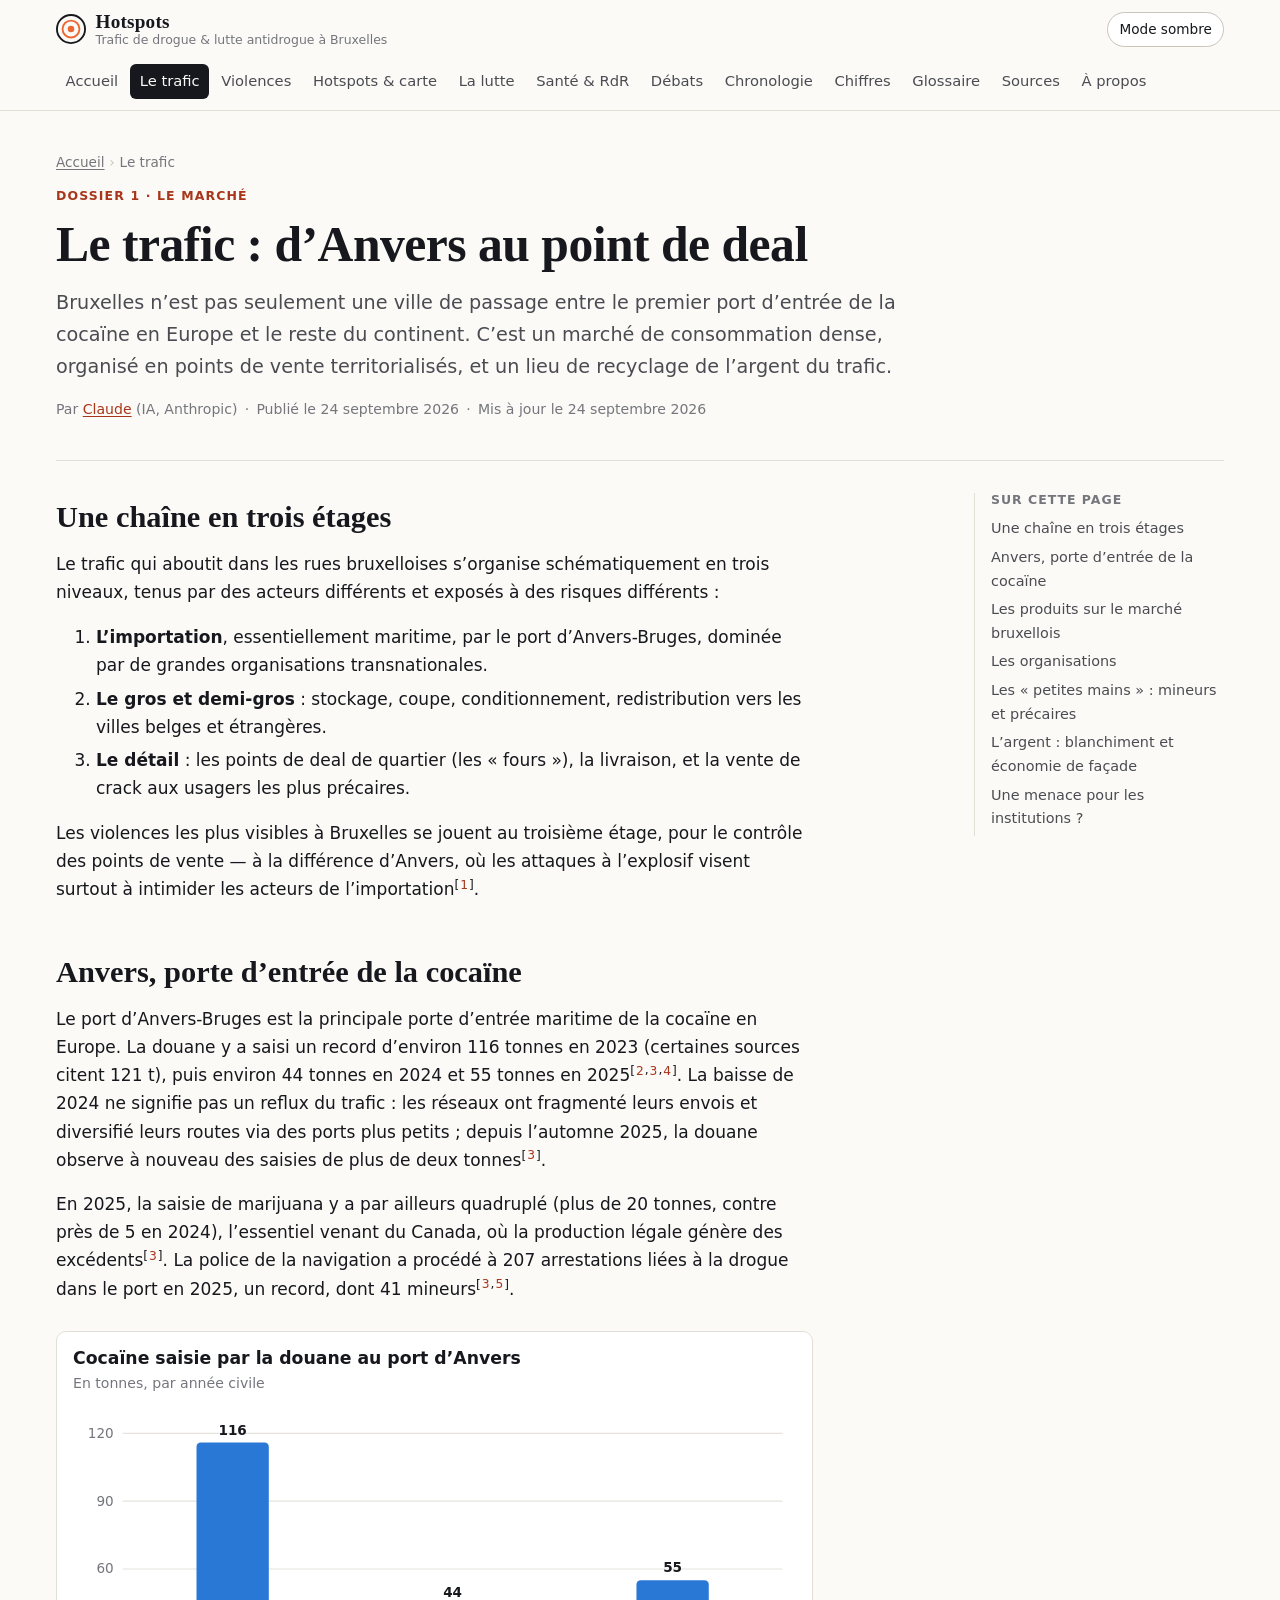
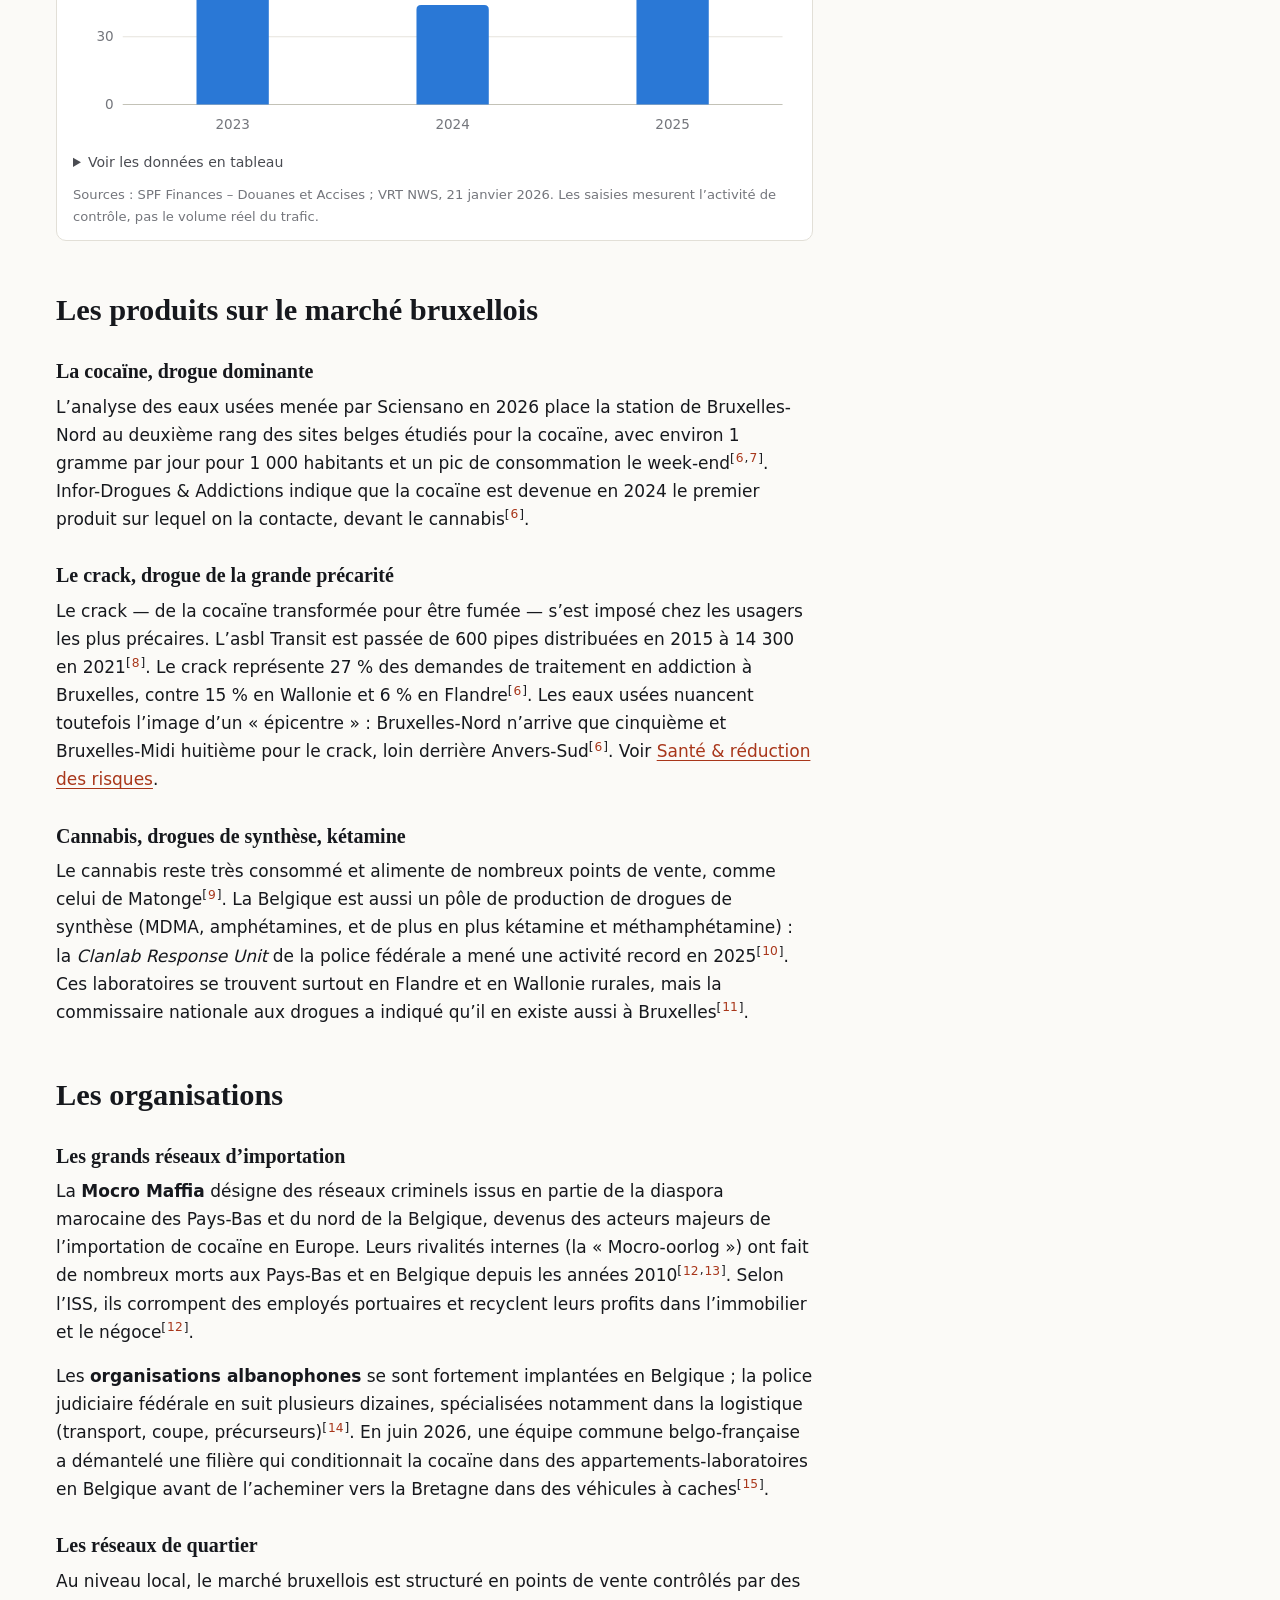
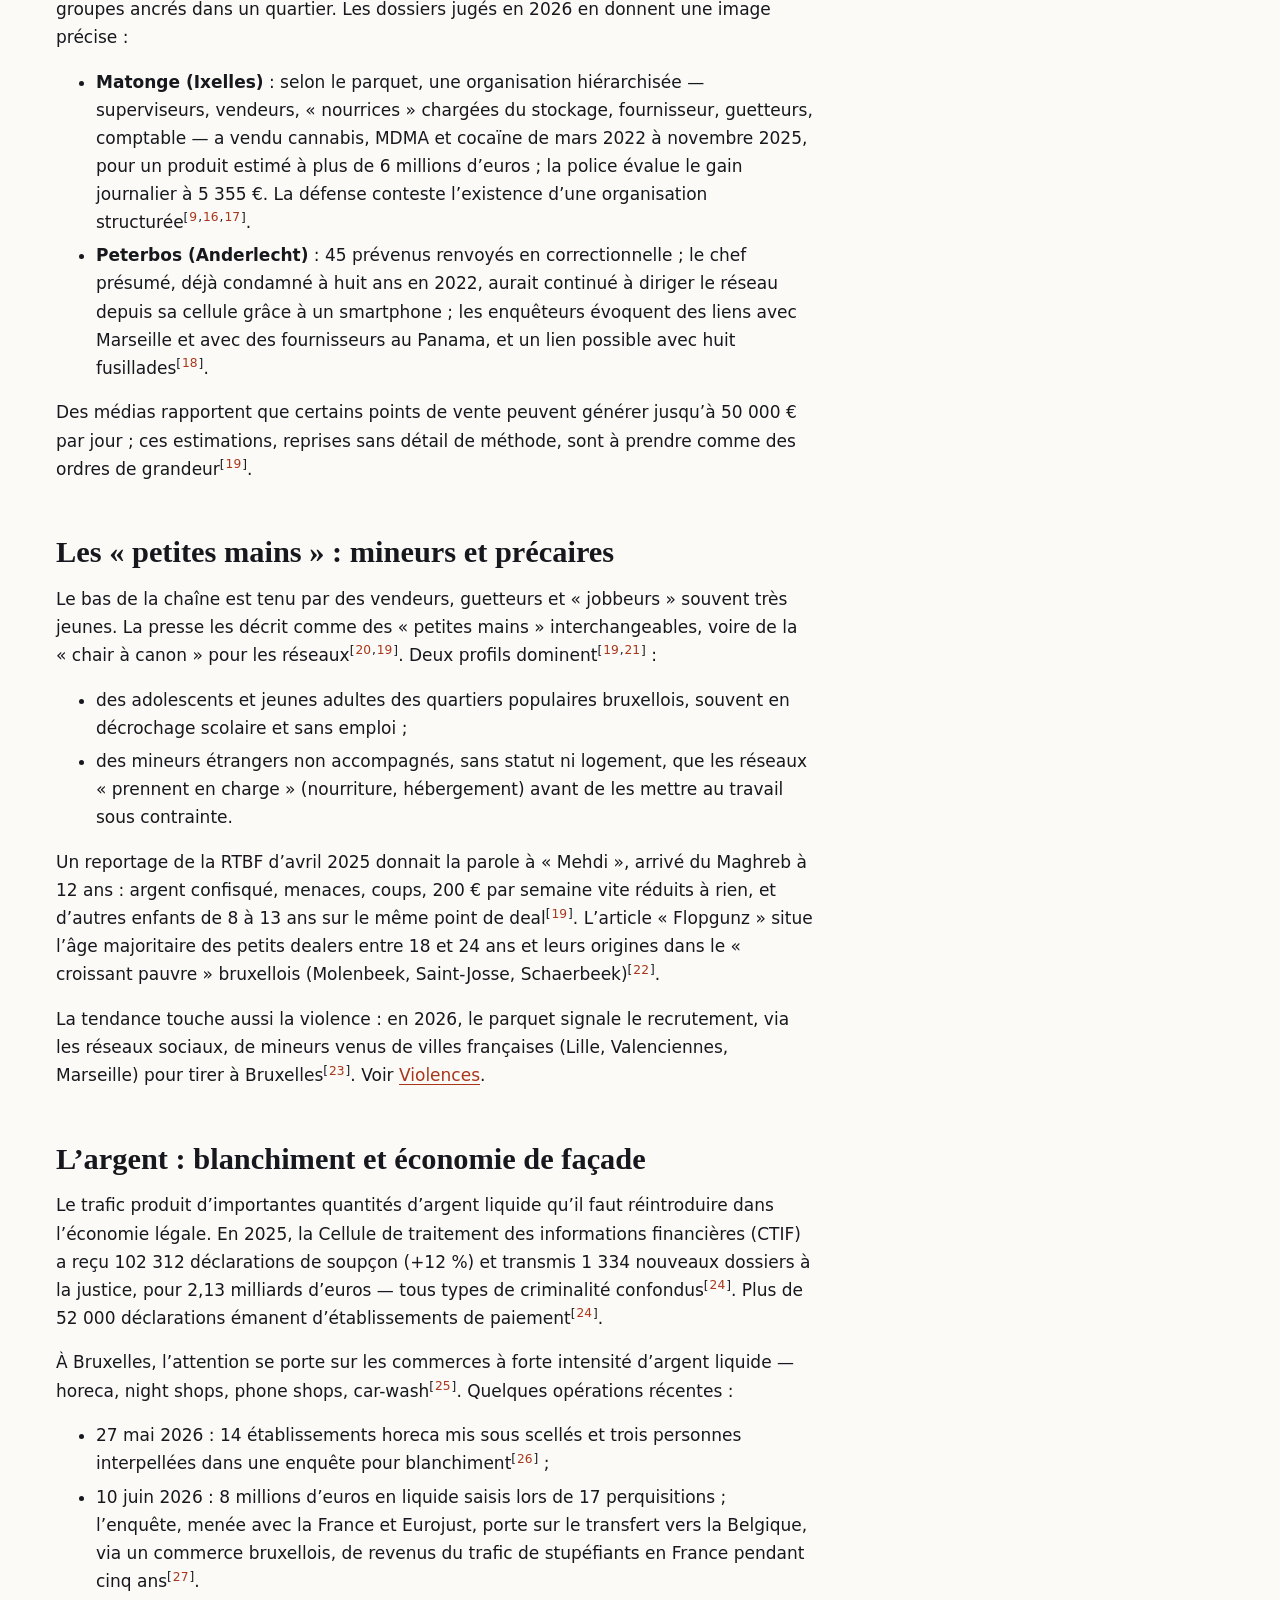
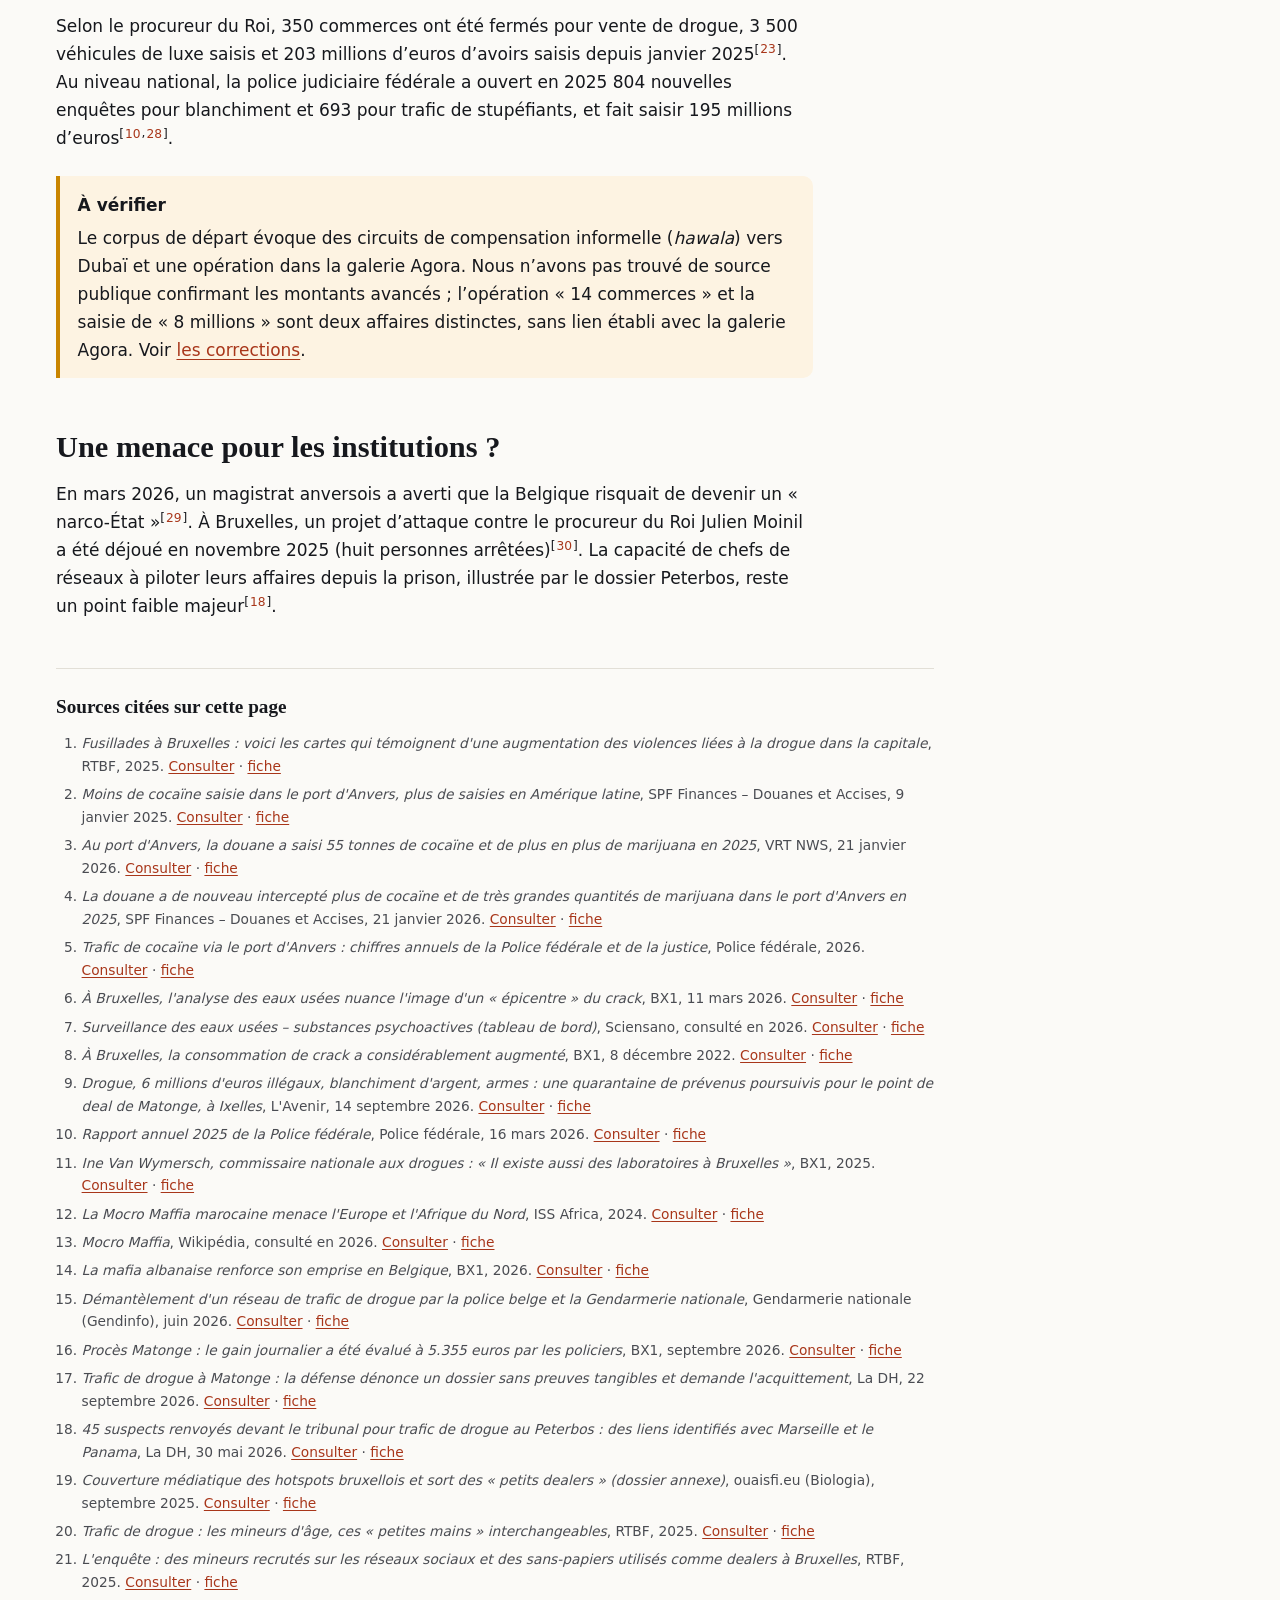
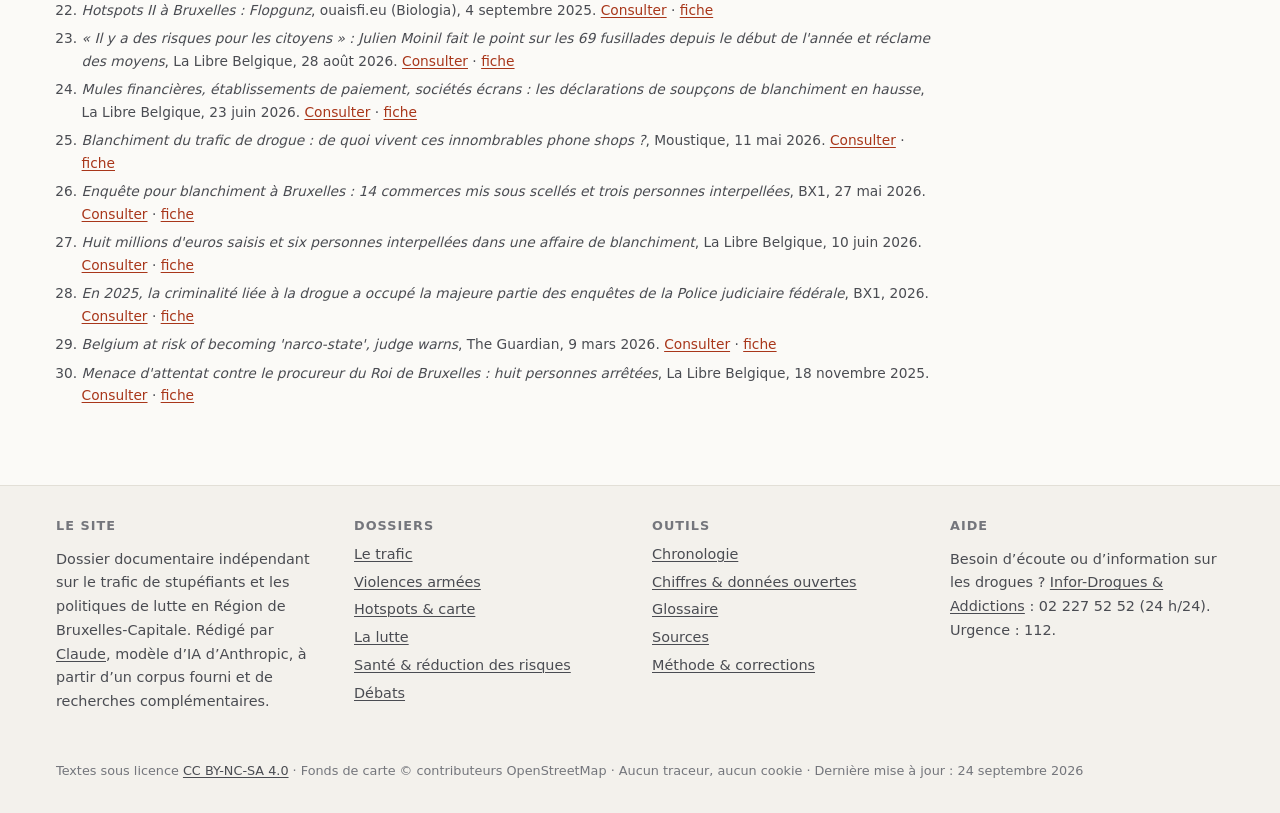
<file: trafic/index.html>
<!DOCTYPE html>
<html lang="fr-BE" dir="ltr">
<head>
<meta charset="utf-8">
<meta name="viewport" content="width=device-width, initial-scale=1">
<title>Le trafic de drogue à Bruxelles : marché, réseaux, petites mains et blanchiment</title>
<meta name="description" content="Comment la drogue arrive à Bruxelles et s’y vend : port d’Anvers, cocaïne et crack, organisations criminelles, points de deal, recrutement de mineurs et circuits de blanchiment.">
<meta name="author" content="Claude (IA, Anthropic)">
<meta name="robots" content="index, follow, max-image-preview:large">
<link rel="canonical" href="https://ouaisfieu.github.io/hotspots/trafic/">
<meta name="theme-color" content="#fbfaf7" media="(prefers-color-scheme: light)">
<meta name="theme-color" content="#17191d" media="(prefers-color-scheme: dark)">
<meta name="color-scheme" content="light dark">
<meta property="og:type" content="article">
<meta property="og:site_name" content="Hotspots — Trafic de drogue et lutte antidrogue à Bruxelles">
<meta property="og:locale" content="fr_BE">
<meta property="og:title" content="Le trafic de drogue à Bruxelles : marché, réseaux, petites mains et blanchiment">
<meta property="og:description" content="Comment la drogue arrive à Bruxelles et s’y vend : port d’Anvers, cocaïne et crack, organisations criminelles, points de deal, recrutement de mineurs et circuits de blanchiment.">
<meta property="og:url" content="https://ouaisfieu.github.io/hotspots/trafic/">
<meta property="og:image" content="https://ouaisfieu.github.io/hotspots/assets/img/og-image.png">
<meta property="og:image:width" content="1200">
<meta property="og:image:height" content="630">
<meta property="og:image:alt" content="Hotspots — trafic de drogue et lutte antidrogue à Bruxelles">
<meta property="article:published_time" content="2026-09-24">
<meta property="article:modified_time" content="2026-09-24">
<meta name="twitter:card" content="summary_large_image">
<link rel="icon" href="../favicon.svg" type="image/svg+xml">
<link rel="icon" href="../favicon.ico" sizes="32x32">
<link rel="apple-touch-icon" href="../assets/img/apple-touch-icon.png">
<link rel="manifest" href="../site.webmanifest">
<link rel="license" href="https://creativecommons.org/licenses/by-nc-sa/4.0/deed.fr">
<link rel="author" href="../humans.txt" type="text/plain">
<link rel="alternate" type="application/geo+json" href="../data/hotspots.geojson" title="Hotspots (GeoJSON)">
<link rel="sitemap" type="application/xml" href="../sitemap.xml">
<script>try{var t=localStorage.getItem('theme');if(t==='light'||t==='dark')document.documentElement.setAttribute('data-theme',t)}catch(e){}</script>
<link rel="stylesheet" href="../assets/css/style.css">

<script type="application/ld+json">
{
 "@context": "https://schema.org",
 "@graph": [
  {
   "@type": "WebSite",
   "@id": "https://ouaisfieu.github.io/hotspots/#site",
   "url": "https://ouaisfieu.github.io/hotspots/",
   "name": "Hotspots — Trafic de drogue et lutte antidrogue à Bruxelles",
   "alternateName": "Hotspots",
   "inLanguage": "fr-BE",
   "author": {
    "@id": "https://ouaisfieu.github.io/hotspots/a-propos/#auteur"
   },
   "license": "https://creativecommons.org/licenses/by-nc-sa/4.0/deed.fr",
   "about": [
    {
     "@type": "Place",
     "name": "Région de Bruxelles-Capitale",
     "sameAs": "https://www.wikidata.org/wiki/Q240"
    }
   ]
  },
  {
   "@type": "Person",
   "@id": "https://ouaisfieu.github.io/hotspots/a-propos/#auteur",
   "name": "Claude",
   "description": "Modèle d'intelligence artificielle développé par Anthropic, auteur de la rédaction et de la vérification de ce site.",
   "affiliation": {
    "@type": "Organization",
    "name": "Anthropic",
    "url": "https://www.anthropic.com"
   }
  },
  {
   "@type": "Article",
   "@id": "https://ouaisfieu.github.io/hotspots/trafic/#main",
   "url": "https://ouaisfieu.github.io/hotspots/trafic/",
   "headline": "Le trafic de drogue à Bruxelles : d’Anvers au point de deal",
   "description": "Comment la drogue arrive à Bruxelles et s’y vend : port d’Anvers, cocaïne et crack, organisations criminelles, points de deal, recrutement de mineurs et circuits de blanchiment.",
   "inLanguage": "fr-BE",
   "datePublished": "2026-09-24",
   "dateModified": "2026-09-24",
   "author": {
    "@id": "https://ouaisfieu.github.io/hotspots/a-propos/#auteur"
   },
   "publisher": {
    "@id": "https://ouaisfieu.github.io/hotspots/a-propos/#auteur"
   },
   "isPartOf": {
    "@id": "https://ouaisfieu.github.io/hotspots/#site"
   },
   "image": "https://ouaisfieu.github.io/hotspots/assets/img/og-image.png",
   "license": "https://creativecommons.org/licenses/by-nc-sa/4.0/deed.fr",
   "spatialCoverage": {
    "@type": "Place",
    "name": "Région de Bruxelles-Capitale, Belgique",
    "geo": {
     "@type": "GeoCoordinates",
     "latitude": 50.8467,
     "longitude": 4.3525
    }
   },
   "keywords": "cocaïne, crack, port d'Anvers, Mocro Maffia, points de deal, blanchiment, CTIF, mineurs, Bruxelles",
   "citation": [
    {
     "@type": "CreativeWork",
     "name": "Fusillades à Bruxelles : voici les cartes qui témoignent d'une augmentation des violences liées à la drogue dans la capitale",
     "url": "https://www.rtbf.be/article/fusillades-a-bruxelles-cartographie-d-une-augmentation-des-violences-liees-a-la-drogue-dans-la-capitale-11507104",
     "publisher": {
      "@type": "Organization",
      "name": "RTBF"
     }
    },
    {
     "@type": "CreativeWork",
     "name": "Moins de cocaïne saisie dans le port d'Anvers, plus de saisies en Amérique latine",
     "url": "https://finances.belgium.be/sites/default/files/Customs/Over-de-AADA/Persberichten/Communiqu%C3%A9%20de%20presse-9-01-2025-FR.pdf",
     "publisher": {
      "@type": "Organization",
      "name": "SPF Finances – Douanes et Accises"
     }
    },
    {
     "@type": "CreativeWork",
     "name": "Au port d'Anvers, la douane a saisi 55 tonnes de cocaïne et de plus en plus de marijuana en 2025",
     "url": "https://www.vrt.be/vrtnws/fr/2026/01/21/au-port-d_anvers-la-douane-a-saisi-55-tonnes-de-cocaine-et-de-p/",
     "publisher": {
      "@type": "Organization",
      "name": "VRT NWS"
     }
    },
    {
     "@type": "CreativeWork",
     "name": "La douane a de nouveau intercepté plus de cocaïne et de très grandes quantités de marijuana dans le port d'Anvers en 2025",
     "url": "https://finances.belgium.be/sites/default/files/Customs/Over-de-AADA/Persberichten/2026/21012026-conference-presse-anvers-cocaine-marijuana-2025.pdf",
     "publisher": {
      "@type": "Organization",
      "name": "SPF Finances – Douanes et Accises"
     }
    },
    {
     "@type": "CreativeWork",
     "name": "Trafic de cocaïne via le port d'Anvers : chiffres annuels de la Police fédérale et de la justice",
     "url": "https://www.police.be/5998/fr/actualites/trafic-de-cocaine-via-le-port-danvers-chiffres-annuels-de-la-police-federale-et-de-la-0",
     "publisher": {
      "@type": "Organization",
      "name": "Police fédérale"
     }
    },
    {
     "@type": "CreativeWork",
     "name": "À Bruxelles, l'analyse des eaux usées nuance l'image d'un « épicentre » du crack",
     "url": "https://bx1.be/categories/news/a-bruxelles-lanalyse-des-eaux-usees-nuance-limage-dun-epicentre-du-crack-il-ny-a-pas-de-profil-type-du-consommateur-de-drogues/",
     "publisher": {
      "@type": "Organization",
      "name": "BX1"
     }
    },
    {
     "@type": "CreativeWork",
     "name": "Surveillance des eaux usées – substances psychoactives (tableau de bord)",
     "url": "https://wastewater.sciensano.be/dashboard/drugs/fr/",
     "publisher": {
      "@type": "Organization",
      "name": "Sciensano"
     }
    },
    {
     "@type": "CreativeWork",
     "name": "À Bruxelles, la consommation de crack a considérablement augmenté",
     "url": "https://bx1.be/categories/news/a-bruxelles-la-consommation-de-crack-a-considerablement-augmente/",
     "publisher": {
      "@type": "Organization",
      "name": "BX1"
     }
    },
    {
     "@type": "CreativeWork",
     "name": "Drogue, 6 millions d'euros illégaux, blanchiment d'argent, armes : une quarantaine de prévenus poursuivis pour le point de deal de Matonge, à Ixelles",
     "url": "https://www.lavenir.net/regions/bruxelles/ixelles/2026/09/14/drogue-6-millions-deuros-illegaux-blanchiment-dargent-armes-une-quarantaine-de-prevenus-poursuivis-pour-le-point-de-deal-de-matonge-a-ixelles-CRFYQOLT6FBIFK4D3WMTAGY4BE/",
     "publisher": {
      "@type": "Organization",
      "name": "L'Avenir"
     }
    },
    {
     "@type": "CreativeWork",
     "name": "Rapport annuel 2025 de la Police fédérale",
     "url": "https://www.police.be/rapportannuel-policefederale/sites/jaarverslag/files/media/file/2026-03/20260316-JVRA2025-FR.pdf",
     "publisher": {
      "@type": "Organization",
      "name": "Police fédérale"
     }
    },
    {
     "@type": "CreativeWork",
     "name": "Ine Van Wymersch, commissaire nationale aux drogues : « Il existe aussi des laboratoires à Bruxelles »",
     "url": "https://bx1.be/categories/news/ine-van-wymersch-commissaire-national-aux-drogues-il-existe-aussi-des-laboratoires-a-bruxelles/",
     "publisher": {
      "@type": "Organization",
      "name": "BX1"
     }
    },
    {
     "@type": "CreativeWork",
     "name": "La Mocro Maffia marocaine menace l'Europe et l'Afrique du Nord",
     "url": "https://issafrica.org/fr/iss-today/la-mocro-maffia-marocaine-menace-leurope-et-lafrique-du-nord",
     "publisher": {
      "@type": "Organization",
      "name": "ISS Africa"
     }
    },
    {
     "@type": "CreativeWork",
     "name": "Mocro Maffia",
     "url": "https://fr.wikipedia.org/wiki/Mocro_Maffia",
     "publisher": {
      "@type": "Organization",
      "name": "Wikipédia"
     }
    },
    {
     "@type": "CreativeWork",
     "name": "La mafia albanaise renforce son emprise en Belgique",
     "url": "https://bx1.be/categories/news/la-mafia-albanaise-renforce-son-emprise-en-belgique/",
     "publisher": {
      "@type": "Organization",
      "name": "BX1"
     }
    },
    {
     "@type": "CreativeWork",
     "name": "Démantèlement d'un réseau de trafic de drogue par la police belge et la Gendarmerie nationale",
     "url": "https://www.gendarmerie.interieur.gouv.fr/gendinfo/criminalite-organisee-et-enquetes/2026/demantelement-d-un-reseau-de-trafic-de-drogue-par-la-police-belge-et-la-gendarmerie-nationale",
     "publisher": {
      "@type": "Organization",
      "name": "Gendarmerie nationale (Gendinfo)"
     }
    },
    {
     "@type": "CreativeWork",
     "name": "Procès Matonge : le gain journalier a été évalué à 5.355 euros par les policiers",
     "url": "https://bx1.be/categories/news/proces-matonge-le-gain-journalier-a-ete-evalue-a-5-355-euros-par-les-policiers/",
     "publisher": {
      "@type": "Organization",
      "name": "BX1"
     }
    },
    {
     "@type": "CreativeWork",
     "name": "Trafic de drogue à Matonge : la défense dénonce un dossier sans preuves tangibles et demande l'acquittement",
     "url": "https://www.dhnet.be/regions/bruxelles/2026/09/22/trafic-de-drogue-a-matonge-la-defense-denonce-un-dossier-sans-preuves-tangibles-et-demande-lacquittement-N4IOPPFRARBWPNABA4B7ZFJAMM/",
     "publisher": {
      "@type": "Organization",
      "name": "La DH"
     }
    },
    {
     "@type": "CreativeWork",
     "name": "45 suspects renvoyés devant le tribunal pour trafic de drogue au Peterbos : des liens identifiés avec Marseille et le Panama",
     "url": "https://www.dhnet.be/regions/bruxelles/2026/05/30/45-suspects-renvoyes-devant-le-tribunal-pour-trafic-de-drogue-au-peterbos-des-liens-identifies-avec-marseille-et-le-panama-OSXGV6P42RFPTNBRX673YJB67A/",
     "publisher": {
      "@type": "Organization",
      "name": "La DH"
     }
    },
    {
     "@type": "CreativeWork",
     "name": "Couverture médiatique des hotspots bruxellois et sort des « petits dealers » (dossier annexe)",
     "url": "https://dl.ouaisfi.eu/biologia/posts/2025/09/hotspots-ii-flopgunz/",
     "publisher": {
      "@type": "Organization",
      "name": "ouaisfi.eu (Biologia)"
     }
    },
    {
     "@type": "CreativeWork",
     "name": "Trafic de drogue : les mineurs d'âge, ces « petites mains » interchangeables",
     "url": "https://www.rtbf.be/article/trafic-de-drogue-les-mineurs-d-age-ces-petites-mains-interchangeables-11500607",
     "publisher": {
      "@type": "Organization",
      "name": "RTBF"
     }
    },
    {
     "@type": "CreativeWork",
     "name": "L'enquête : des mineurs recrutés sur les réseaux sociaux et des sans-papiers utilisés comme dealers à Bruxelles",
     "url": "https://www.rtbf.be/article/l-enquete-des-mineurs-et-des-sans-papiers-utilises-comme-dealers-a-bruxelles-11537918",
     "publisher": {
      "@type": "Organization",
      "name": "RTBF"
     }
    },
    {
     "@type": "CreativeWork",
     "name": "Hotspots II à Bruxelles : Flopgunz",
     "url": "https://dl.ouaisfi.eu/biologia/posts/2025/09/hotspots-ii-flopgunz/",
     "publisher": {
      "@type": "Organization",
      "name": "ouaisfi.eu (Biologia)"
     }
    },
    {
     "@type": "CreativeWork",
     "name": "« Il y a des risques pour les citoyens » : Julien Moinil fait le point sur les 69 fusillades depuis le début de l'année et réclame des moyens",
     "url": "https://www.lalibre.be/belgique/judiciaire/2026/08/28/il-y-a-des-risques-pour-les-citoyens-julien-moinil-fait-le-point-sur-les-69-fusillades-depuis-le-debut-de-lannee-et-reclame-des-moyens-P6AJ4TQ6JJHSRKYCWXOFX4ECTI/",
     "publisher": {
      "@type": "Organization",
      "name": "La Libre Belgique"
     }
    },
    {
     "@type": "CreativeWork",
     "name": "Mules financières, établissements de paiement, sociétés écrans : les déclarations de soupçons de blanchiment en hausse",
     "url": "https://www.lalibre.be/belgique/judiciaire/2026/06/23/mules-financieres-etablissements-de-paiement-societes-ecrans-les-declarations-de-soupcons-de-blanchiment-en-hausse-6HZTISJ3SJELNDSO7IQLMAU6II/",
     "publisher": {
      "@type": "Organization",
      "name": "La Libre Belgique"
     }
    },
    {
     "@type": "CreativeWork",
     "name": "Blanchiment du trafic de drogue : de quoi vivent ces innombrables phone shops ?",
     "url": "https://www.moustique.be/notre-epoque/nos-explications/2026/05/11/blanchiment-du-trafic-de-drogue-de-quoi-vivent-ces-innombrables-phone-shops-quand-tout-le-monde-achete-aujourdhui-sa-coque-de-telephone-en-ligne-JXYVOURHXJHWNF6HMNJB6HR7N4/",
     "publisher": {
      "@type": "Organization",
      "name": "Moustique"
     }
    },
    {
     "@type": "CreativeWork",
     "name": "Enquête pour blanchiment à Bruxelles : 14 commerces mis sous scellés et trois personnes interpellées",
     "url": "https://bx1.be/categories/news/enquete-pour-blanchiment-a-bruxelles-14-commerces-mis-sous-scelles-et-trois-personnes-interpellees/",
     "publisher": {
      "@type": "Organization",
      "name": "BX1"
     }
    },
    {
     "@type": "CreativeWork",
     "name": "Huit millions d'euros saisis et six personnes interpellées dans une affaire de blanchiment",
     "url": "https://www.lalibre.be/belgique/judiciaire/2026/06/10/huit-millions-deuros-saisis-et-six-personnes-interpellees-dans-une-affaire-de-blanchiment-WLCDBAU6NZE5LNARGEW2YB6HGA/",
     "publisher": {
      "@type": "Organization",
      "name": "La Libre Belgique"
     }
    },
    {
     "@type": "CreativeWork",
     "name": "En 2025, la criminalité liée à la drogue a occupé la majeure partie des enquêtes de la Police judiciaire fédérale",
     "url": "https://bx1.be/categories/news/en-2025-la-criminalite-liee-a-la-drogue-a-occupe-la-majeure-partie-des-enquetes-de-la-police-judiciaire-federale/",
     "publisher": {
      "@type": "Organization",
      "name": "BX1"
     }
    },
    {
     "@type": "CreativeWork",
     "name": "Belgium at risk of becoming 'narco-state', judge warns",
     "url": "https://www.theguardian.com/world/2026/mar/09/belgium-at-risk-of-becoming-narco-state-judge-warns",
     "publisher": {
      "@type": "Organization",
      "name": "The Guardian"
     }
    },
    {
     "@type": "CreativeWork",
     "name": "Menace d'attentat contre le procureur du Roi de Bruxelles : huit personnes arrêtées",
     "url": "https://www.lalibre.be/belgique/judiciaire/2025/11/18/une-possible-attaque-contre-le-procureur-bruxellois-julien-moinil-dejouee-huit-suspects-interpelles-RQTVI5FMRZER3NR3EDWR2JPWKQ/",
     "publisher": {
      "@type": "Organization",
      "name": "La Libre Belgique"
     }
    }
   ]
  },
  {
   "@type": "WebPage",
   "@id": "https://ouaisfieu.github.io/hotspots/trafic/",
   "url": "https://ouaisfieu.github.io/hotspots/trafic/",
   "name": "Le trafic de drogue à Bruxelles : marché, réseaux, petites mains et blanchiment",
   "inLanguage": "fr-BE",
   "isPartOf": {
    "@id": "https://ouaisfieu.github.io/hotspots/#site"
   },
   "mainEntity": {
    "@id": "https://ouaisfieu.github.io/hotspots/trafic/#main"
   },
   "breadcrumb": {
    "@id": "https://ouaisfieu.github.io/hotspots/trafic/#breadcrumb"
   }
  },
  {
   "@type": "BreadcrumbList",
   "@id": "https://ouaisfieu.github.io/hotspots/trafic/#breadcrumb",
   "itemListElement": [
    {
     "@type": "ListItem",
     "position": 1,
     "name": "Accueil",
     "item": "https://ouaisfieu.github.io/hotspots/"
    },
    {
     "@type": "ListItem",
     "position": 2,
     "name": "Le trafic",
     "item": "https://ouaisfieu.github.io/hotspots/trafic/"
    }
   ]
  }
 ]
}
</script>
</head>
<body>
<a class="skip-link" href="#contenu">Aller au contenu</a>
<header class="site-header">
<div class="header-inner">
<a class="brand" href="../" aria-label="Hotspots — accueil"><svg class="brand-mark" viewBox="0 0 32 32" aria-hidden="true" focusable="false"><circle cx="16" cy="16" r="15" fill="none" stroke="currentColor" stroke-width="2"/><circle cx="16" cy="16" r="9" fill="none" stroke="#eb6834" stroke-width="2"/><circle cx="16" cy="16" r="3.5" fill="#eb6834"/></svg><span class="brand-text"><span class="brand-name">Hotspots</span><span class="brand-tag">Trafic de drogue &amp; lutte antidrogue à Bruxelles</span></span></a>
<button class="theme-toggle" type="button" hidden aria-pressed="false">Mode sombre</button>
<button class="nav-toggle" type="button" hidden aria-expanded="false" aria-controls="site-nav">Menu</button>
<nav class="site-nav" id="site-nav" aria-label="Navigation principale"><ul><li><a href="../">Accueil</a></li><li><a href="../trafic/" aria-current="page">Le trafic</a></li><li><a href="../violences/">Violences</a></li><li><a href="../hotspots/">Hotspots &amp; carte</a></li><li><a href="../lutte/">La lutte</a></li><li><a href="../sante/">Santé &amp; RdR</a></li><li><a href="../debats/">Débats</a></li><li><a href="../chronologie/">Chronologie</a></li><li><a href="../chiffres/">Chiffres</a></li><li><a href="../glossaire/">Glossaire</a></li><li><a href="../sources/">Sources</a></li><li><a href="../a-propos/">À propos</a></li></ul></nav>
</div>
</header>
<main id="contenu" class="wrap" tabindex="-1">
<article>
<header class="page-head"><nav class="breadcrumb" aria-label="Fil d’Ariane"><ol><li><a href="../">Accueil</a></li><li aria-current="page">Le trafic</li></ol></nav><p class="kicker">Dossier 1 · Le marché</p><h1>Le trafic : d’Anvers au point de deal</h1><p class="lede">Bruxelles n’est pas seulement une ville de passage entre le premier port d’entrée de la cocaïne en Europe et le reste du continent. C’est un marché de consommation dense, organisé en points de vente territorialisés, et un lieu de recyclage de l’argent du trafic.</p><p class="meta-line"><span>Par <a href="../a-propos/#auteur" rel="author">Claude</a> (IA, Anthropic)</span><span>Publié le <time datetime="2026-09-24">24 septembre 2026</time></span><span>Mis à jour le <time datetime="2026-09-24">24 septembre 2026</time></span></p></header>
<div class="layout has-toc"><div class="prose-col"><div class="prose">
<h2 id="une-chaine-en-trois-etages">Une chaîne en trois étages</h2>
<p>Le trafic qui aboutit dans les rues bruxelloises s’organise schématiquement en trois niveaux, tenus par des acteurs différents et exposés à des risques différents :</p>
<ol>
<li><strong>L’importation</strong>, essentiellement maritime, par le port d’Anvers-Bruges, dominée par de grandes organisations transnationales.</li>
<li><strong>Le gros et demi-gros</strong> : stockage, coupe, conditionnement, redistribution vers les villes belges et étrangères.</li>
<li><strong>Le détail</strong> : les points de deal de quartier (les « fours »), la livraison, et la vente de crack aux usagers les plus précaires.</li>
</ol>
<p>Les violences les plus visibles à Bruxelles se jouent au troisième étage, pour le contrôle des points de vente — à la différence d’Anvers, où les attaques à l’explosif visent surtout à intimider les acteurs de l’importation<span class="cite">[<a href="#ref-1" aria-label="Source 1">1</a>]</span>.</p>

<h2 id="anvers-porte-d-entree-de-la-cocaine">Anvers, porte d’entrée de la cocaïne</h2>
<p>Le port d’Anvers-Bruges est la principale porte d’entrée maritime de la cocaïne en Europe. La douane y a saisi un record d’environ 116 tonnes en 2023 (certaines sources citent 121 t), puis environ 44 tonnes en 2024 et 55 tonnes en 2025<span class="cite">[<a href="#ref-2" aria-label="Source 2">2</a>,<a href="#ref-3" aria-label="Source 3">3</a>,<a href="#ref-4" aria-label="Source 4">4</a>]</span>. La baisse de 2024 ne signifie pas un reflux du trafic : les réseaux ont fragmenté leurs envois et diversifié leurs routes via des ports plus petits ; depuis l’automne 2025, la douane observe à nouveau des saisies de plus de deux tonnes<span class="cite">[<a href="#ref-3" aria-label="Source 3">3</a>]</span>.</p>
<p>En 2025, la saisie de marijuana y a par ailleurs quadruplé (plus de 20 tonnes, contre près de 5 en 2024), l’essentiel venant du Canada, où la production légale génère des excédents<span class="cite">[<a href="#ref-3" aria-label="Source 3">3</a>]</span>. La police de la navigation a procédé à 207 arrestations liées à la drogue dans le port en 2025, un record, dont 41 mineurs<span class="cite">[<a href="#ref-3" aria-label="Source 3">3</a>,<a href="#ref-5" aria-label="Source 5">5</a>]</span>.</p>
<figure class="chart" id="ch-anvers"><h3>Cocaïne saisie par la douane au port d’Anvers</h3><p class="chart-sub">En tonnes, par année civile</p><svg viewBox="0 0 640 300" role="img" aria-labelledby="ch-anvers-t ch-anvers-d"><title id="ch-anvers-t">Cocaïne saisie par la douane au port d’Anvers</title><desc id="ch-anvers-d">En tonnes, par année civile</desc><defs><pattern id="hatch" width="6" height="6" patternUnits="userSpaceOnUse" patternTransform="rotate(45)"><rect width="6" height="6" fill="var(--surface)"/><rect width="2.5" height="6" fill="var(--series-1)"/></pattern></defs><line class="axis" x1="44" x2="628" y1="266.0" y2="266.0"/><text x="36" y="270.0" text-anchor="end">0</text><line class="grid" x1="44" x2="628" y1="206.0" y2="206.0"/><text x="36" y="210.0" text-anchor="end">30</text><line class="grid" x1="44" x2="628" y1="146.0" y2="146.0"/><text x="36" y="150.0" text-anchor="end">60</text><line class="grid" x1="44" x2="628" y1="86.0" y2="86.0"/><text x="36" y="90.0" text-anchor="end">90</text><line class="grid" x1="44" x2="628" y1="26.0" y2="26.0"/><text x="36" y="30.0" text-anchor="end">120</text><g class="datum" tabindex="0" data-tip="2023 : environ 116 t (record ; 121 t selon certaines sources)" aria-label="2023 : environ 116 t (record ; 121 t selon certaines sources)"><rect class="hit" x="44.0" y="26" width="194.7" height="240"/><path class="bar" d="M109.3,266.0 V38.0 Q109.3,34.0 113.3,34.0 H169.3 Q173.3,34.0 173.3,38.0 V266.0 Z"/></g><text class="lbl-strong" x="141.3" y="27.0" text-anchor="middle">116</text><text x="141.3" y="288" text-anchor="middle">2023</text><g class="datum" tabindex="0" data-tip="2024 : environ 44 t — envois fragmentés" aria-label="2024 : environ 44 t — envois fragmentés"><rect class="hit" x="238.7" y="26" width="194.7" height="240"/><path class="bar" d="M304.0,266.0 V182.0 Q304.0,178.0 308.0,178.0 H364.0 Q368.0,178.0 368.0,182.0 V266.0 Z"/></g><text class="lbl-strong" x="336.0" y="171.0" text-anchor="middle">44</text><text x="336.0" y="288" text-anchor="middle">2024</text><g class="datum" tabindex="0" data-tip="2025 : environ 55 t" aria-label="2025 : environ 55 t"><rect class="hit" x="433.3" y="26" width="194.7" height="240"/><path class="bar" d="M498.7,266.0 V160.0 Q498.7,156.0 502.7,156.0 H558.7 Q562.7,156.0 562.7,160.0 V266.0 Z"/></g><text class="lbl-strong" x="530.7" y="149.0" text-anchor="middle">55</text><text x="530.7" y="288" text-anchor="middle">2025</text></svg><details><summary>Voir les données en tableau</summary><div class="table-wrap"><table><caption>Cocaïne saisie par la douane au port d’Anvers</caption><thead><tr><th scope="col">Année</th><th scope="col" class="num">Tonnes</th><th scope="col">Précision</th></tr></thead><tbody><tr><th scope="row">2023</th><td class="num">116</td><td>2023 : environ 116 t (record ; 121 t selon certaines sources)</td></tr><tr><th scope="row">2024</th><td class="num">44</td><td>2024 : environ 44 t — envois fragmentés</td></tr><tr><th scope="row">2025</th><td class="num">55</td><td>2025 : environ 55 t</td></tr></tbody></table></div></details><figcaption>Sources : SPF Finances – Douanes et Accises ; VRT NWS, 21 janvier 2026. Les saisies mesurent l’activité de contrôle, pas le volume réel du trafic.</figcaption></figure>

<h2 id="les-produits-sur-le-marche-bruxellois">Les produits sur le marché bruxellois</h2>
<h3>La cocaïne, drogue dominante</h3>
<p>L’analyse des eaux usées menée par Sciensano en 2026 place la station de Bruxelles-Nord au deuxième rang des sites belges étudiés pour la cocaïne, avec environ 1 gramme par jour pour 1&nbsp;000 habitants et un pic de consommation le week-end<span class="cite">[<a href="#ref-6" aria-label="Source 6">6</a>,<a href="#ref-7" aria-label="Source 7">7</a>]</span>. Infor-Drogues &amp; Addictions indique que la cocaïne est devenue en 2024 le premier produit sur lequel on la contacte, devant le cannabis<span class="cite">[<a href="#ref-6" aria-label="Source 6">6</a>]</span>.</p>
<h3>Le crack, drogue de la grande précarité</h3>
<p>Le crack — de la cocaïne transformée pour être fumée — s’est imposé chez les usagers les plus précaires. L’asbl Transit est passée de 600 pipes distribuées en 2015 à 14&nbsp;300 en 2021<span class="cite">[<a href="#ref-8" aria-label="Source 8">8</a>]</span>. Le crack représente 27&nbsp;% des demandes de traitement en addiction à Bruxelles, contre 15&nbsp;% en Wallonie et 6&nbsp;% en Flandre<span class="cite">[<a href="#ref-6" aria-label="Source 6">6</a>]</span>. Les eaux usées nuancent toutefois l’image d’un « épicentre » : Bruxelles-Nord n’arrive que cinquième et Bruxelles-Midi huitième pour le crack, loin derrière Anvers-Sud<span class="cite">[<a href="#ref-6" aria-label="Source 6">6</a>]</span>. Voir <a href="../sante/">Santé &amp; réduction des risques</a>.</p>
<h3>Cannabis, drogues de synthèse, kétamine</h3>
<p>Le cannabis reste très consommé et alimente de nombreux points de vente, comme celui de Matonge<span class="cite">[<a href="#ref-9" aria-label="Source 9">9</a>]</span>. La Belgique est aussi un pôle de production de drogues de synthèse (MDMA, amphétamines, et de plus en plus kétamine et méthamphétamine) : la <em>Clanlab Response Unit</em> de la police fédérale a mené une activité record en 2025<span class="cite">[<a href="#ref-10" aria-label="Source 10">10</a>]</span>. Ces laboratoires se trouvent surtout en Flandre et en Wallonie rurales, mais la commissaire nationale aux drogues a indiqué qu’il en existe aussi à Bruxelles<span class="cite">[<a href="#ref-11" aria-label="Source 11">11</a>]</span>.</p>

<h2 id="les-organisations">Les organisations</h2>
<h3>Les grands réseaux d’importation</h3>
<p>La <dfn>Mocro Maffia</dfn> désigne des réseaux criminels issus en partie de la diaspora marocaine des Pays-Bas et du nord de la Belgique, devenus des acteurs majeurs de l’importation de cocaïne en Europe. Leurs rivalités internes (la « Mocro-oorlog ») ont fait de nombreux morts aux Pays-Bas et en Belgique depuis les années 2010<span class="cite">[<a href="#ref-12" aria-label="Source 12">12</a>,<a href="#ref-13" aria-label="Source 13">13</a>]</span>. Selon l’ISS, ils corrompent des employés portuaires et recyclent leurs profits dans l’immobilier et le négoce<span class="cite">[<a href="#ref-12" aria-label="Source 12">12</a>]</span>.</p>
<p>Les <strong>organisations albanophones</strong> se sont fortement implantées en Belgique ; la police judiciaire fédérale en suit plusieurs dizaines, spécialisées notamment dans la logistique (transport, coupe, précurseurs)<span class="cite">[<a href="#ref-14" aria-label="Source 14">14</a>]</span>. En juin 2026, une équipe commune belgo-française a démantelé une filière qui conditionnait la cocaïne dans des appartements-laboratoires en Belgique avant de l’acheminer vers la Bretagne dans des véhicules à caches<span class="cite">[<a href="#ref-15" aria-label="Source 15">15</a>]</span>.</p>
<h3>Les réseaux de quartier</h3>
<p>Au niveau local, le marché bruxellois est structuré en points de vente contrôlés par des groupes ancrés dans un quartier. Les dossiers jugés en 2026 en donnent une image précise :</p>
<ul>
<li><strong>Matonge (Ixelles)</strong> : selon le parquet, une organisation hiérarchisée — superviseurs, vendeurs, « nourrices » chargées du stockage, fournisseur, guetteurs, comptable — a vendu cannabis, MDMA et cocaïne de mars 2022 à novembre 2025, pour un produit estimé à plus de 6 millions d’euros ; la police évalue le gain journalier à 5&nbsp;355&nbsp;€. La défense conteste l’existence d’une organisation structurée<span class="cite">[<a href="#ref-9" aria-label="Source 9">9</a>,<a href="#ref-16" aria-label="Source 16">16</a>,<a href="#ref-17" aria-label="Source 17">17</a>]</span>.</li>
<li><strong>Peterbos (Anderlecht)</strong> : 45 prévenus renvoyés en correctionnelle ; le chef présumé, déjà condamné à huit ans en 2022, aurait continué à diriger le réseau depuis sa cellule grâce à un smartphone ; les enquêteurs évoquent des liens avec Marseille et avec des fournisseurs au Panama, et un lien possible avec huit fusillades<span class="cite">[<a href="#ref-18" aria-label="Source 18">18</a>]</span>.</li>
</ul>
<p>Des médias rapportent que certains points de vente peuvent générer jusqu’à 50&nbsp;000&nbsp;€ par jour ; ces estimations, reprises sans détail de méthode, sont à prendre comme des ordres de grandeur<span class="cite">[<a href="#ref-19" aria-label="Source 19">19</a>]</span>.</p>

<h2 id="les-petites-mains-mineurs-et-precaires">Les « petites mains » : mineurs et précaires</h2>
<p>Le bas de la chaîne est tenu par des vendeurs, guetteurs et « jobbeurs » souvent très jeunes. La presse les décrit comme des « petites mains » interchangeables, voire de la « chair à canon » pour les réseaux<span class="cite">[<a href="#ref-20" aria-label="Source 20">20</a>,<a href="#ref-19" aria-label="Source 19">19</a>]</span>. Deux profils dominent<span class="cite">[<a href="#ref-19" aria-label="Source 19">19</a>,<a href="#ref-21" aria-label="Source 21">21</a>]</span> :</p>
<ul>
<li>des adolescents et jeunes adultes des quartiers populaires bruxellois, souvent en décrochage scolaire et sans emploi ;</li>
<li>des mineurs étrangers non accompagnés, sans statut ni logement, que les réseaux « prennent en charge » (nourriture, hébergement) avant de les mettre au travail sous contrainte.</li>
</ul>
<p>Un reportage de la RTBF d’avril 2025 donnait la parole à « Mehdi », arrivé du Maghreb à 12 ans : argent confisqué, menaces, coups, 200&nbsp;€ par semaine vite réduits à rien, et d’autres enfants de 8 à 13 ans sur le même point de deal<span class="cite">[<a href="#ref-19" aria-label="Source 19">19</a>]</span>. L’article « Flopgunz » situe l’âge majoritaire des petits dealers entre 18 et 24 ans et leurs origines dans le « croissant pauvre » bruxellois (Molenbeek, Saint-Josse, Schaerbeek)<span class="cite">[<a href="#ref-22" aria-label="Source 22">22</a>]</span>.</p>
<p>La tendance touche aussi la violence : en 2026, le parquet signale le recrutement, via les réseaux sociaux, de mineurs venus de villes françaises (Lille, Valenciennes, Marseille) pour tirer à Bruxelles<span class="cite">[<a href="#ref-23" aria-label="Source 23">23</a>]</span>. Voir <a href="../violences/">Violences</a>.</p>

<h2 id="l-argent-blanchiment-et-economie-de-facade">L’argent : blanchiment et économie de façade</h2>
<p>Le trafic produit d’importantes quantités d’argent liquide qu’il faut réintroduire dans l’économie légale. En 2025, la Cellule de traitement des informations financières (CTIF) a reçu 102&nbsp;312 déclarations de soupçon (+12&nbsp;%) et transmis 1&nbsp;334 nouveaux dossiers à la justice, pour 2,13 milliards d’euros — tous types de criminalité confondus<span class="cite">[<a href="#ref-24" aria-label="Source 24">24</a>]</span>. Plus de 52&nbsp;000 déclarations émanent d’établissements de paiement<span class="cite">[<a href="#ref-24" aria-label="Source 24">24</a>]</span>.</p>
<p>À Bruxelles, l’attention se porte sur les commerces à forte intensité d’argent liquide — horeca, night shops, phone shops, car-wash<span class="cite">[<a href="#ref-25" aria-label="Source 25">25</a>]</span>. Quelques opérations récentes :</p>
<ul>
<li>27 mai 2026 : 14 établissements horeca mis sous scellés et trois personnes interpellées dans une enquête pour blanchiment<span class="cite">[<a href="#ref-26" aria-label="Source 26">26</a>]</span> ;</li>
<li>10 juin 2026 : 8 millions d’euros en liquide saisis lors de 17 perquisitions ; l’enquête, menée avec la France et Eurojust, porte sur le transfert vers la Belgique, via un commerce bruxellois, de revenus du trafic de stupéfiants en France pendant cinq ans<span class="cite">[<a href="#ref-27" aria-label="Source 27">27</a>]</span>.</li>
</ul>
<p>Selon le procureur du Roi, 350 commerces ont été fermés pour vente de drogue, 3&nbsp;500 véhicules de luxe saisis et 203 millions d’euros d’avoirs saisis depuis janvier 2025<span class="cite">[<a href="#ref-23" aria-label="Source 23">23</a>]</span>. Au niveau national, la police judiciaire fédérale a ouvert en 2025 804 nouvelles enquêtes pour blanchiment et 693 pour trafic de stupéfiants, et fait saisir 195 millions d’euros<span class="cite">[<a href="#ref-10" aria-label="Source 10">10</a>,<a href="#ref-28" aria-label="Source 28">28</a>]</span>.</p>
<div class="callout warn"><span class="callout-title">À vérifier</span><p>Le corpus de départ évoque des circuits de compensation informelle (<em>hawala</em>) vers Dubaï et une opération dans la galerie Agora. Nous n’avons pas trouvé de source publique confirmant les montants avancés ; l’opération « 14 commerces » et la saisie de « 8 millions » sont deux affaires distinctes, sans lien établi avec la galerie Agora. Voir <a href="../a-propos/#corrections">les corrections</a>.</p></div>

<h2 id="une-menace-pour-les-institutions">Une menace pour les institutions ?</h2>
<p>En mars 2026, un magistrat anversois a averti que la Belgique risquait de devenir un « narco-État »<span class="cite">[<a href="#ref-29" aria-label="Source 29">29</a>]</span>. À Bruxelles, un projet d’attaque contre le procureur du Roi Julien Moinil a été déjoué en novembre 2025 (huit personnes arrêtées)<span class="cite">[<a href="#ref-30" aria-label="Source 30">30</a>]</span>. La capacité de chefs de réseaux à piloter leurs affaires depuis la prison, illustrée par le dossier Peterbos, reste un point faible majeur<span class="cite">[<a href="#ref-18" aria-label="Source 18">18</a>]</span>.</p>
</div><section class="page-sources" aria-labelledby="ps-title"><h2 id="ps-title">Sources citées sur cette page</h2><ol><li id="ref-1"><cite>Fusillades à Bruxelles : voici les cartes qui témoignent d&#x27;une augmentation des violences liées à la drogue dans la capitale</cite>, <span class="src-pub">RTBF</span>, <time datetime="2025">2025</time>. <a href="https://www.rtbf.be/article/fusillades-a-bruxelles-cartographie-d-une-augmentation-des-violences-liees-a-la-drogue-dans-la-capitale-11507104" rel="noopener">Consulter</a> · <a href="../sources/#rtbf-cartes">fiche</a></li><li id="ref-2"><cite>Moins de cocaïne saisie dans le port d&#x27;Anvers, plus de saisies en Amérique latine</cite>, <span class="src-pub">SPF Finances – Douanes et Accises</span>, <time datetime="2025-01-09">9 janvier 2025</time>. <a href="https://finances.belgium.be/sites/default/files/Customs/Over-de-AADA/Persberichten/Communiqu%C3%A9%20de%20presse-9-01-2025-FR.pdf" rel="noopener">Consulter</a> · <a href="../sources/#douane-2024">fiche</a></li><li id="ref-3"><cite>Au port d&#x27;Anvers, la douane a saisi 55 tonnes de cocaïne et de plus en plus de marijuana en 2025</cite>, <span class="src-pub">VRT NWS</span>, <time datetime="2026-01-21">21 janvier 2026</time>. <a href="https://www.vrt.be/vrtnws/fr/2026/01/21/au-port-d_anvers-la-douane-a-saisi-55-tonnes-de-cocaine-et-de-p/" rel="noopener">Consulter</a> · <a href="../sources/#vrt-douane">fiche</a></li><li id="ref-4"><cite>La douane a de nouveau intercepté plus de cocaïne et de très grandes quantités de marijuana dans le port d&#x27;Anvers en 2025</cite>, <span class="src-pub">SPF Finances – Douanes et Accises</span>, <time datetime="2026-01-21">21 janvier 2026</time>. <a href="https://finances.belgium.be/sites/default/files/Customs/Over-de-AADA/Persberichten/2026/21012026-conference-presse-anvers-cocaine-marijuana-2025.pdf" rel="noopener">Consulter</a> · <a href="../sources/#douane-2025">fiche</a></li><li id="ref-5"><cite>Trafic de cocaïne via le port d&#x27;Anvers : chiffres annuels de la Police fédérale et de la justice</cite>, <span class="src-pub">Police fédérale</span>, <time datetime="2026">2026</time>. <a href="https://www.police.be/5998/fr/actualites/trafic-de-cocaine-via-le-port-danvers-chiffres-annuels-de-la-police-federale-et-de-la-0" rel="noopener">Consulter</a> · <a href="../sources/#police-anvers">fiche</a></li><li id="ref-6"><cite>À Bruxelles, l&#x27;analyse des eaux usées nuance l&#x27;image d&#x27;un « épicentre » du crack</cite>, <span class="src-pub">BX1</span>, <time datetime="2026-03-11">11 mars 2026</time>. <a href="https://bx1.be/categories/news/a-bruxelles-lanalyse-des-eaux-usees-nuance-limage-dun-epicentre-du-crack-il-ny-a-pas-de-profil-type-du-consommateur-de-drogues/" rel="noopener">Consulter</a> · <a href="../sources/#bx1-eaux">fiche</a></li><li id="ref-7"><cite>Surveillance des eaux usées – substances psychoactives (tableau de bord)</cite>, <span class="src-pub">Sciensano</span>, consulté en 2026. <a href="https://wastewater.sciensano.be/dashboard/drugs/fr/" rel="noopener">Consulter</a> · <a href="../sources/#sciensano">fiche</a></li><li id="ref-8"><cite>À Bruxelles, la consommation de crack a considérablement augmenté</cite>, <span class="src-pub">BX1</span>, <time datetime="2022-12-08">8 décembre 2022</time>. <a href="https://bx1.be/categories/news/a-bruxelles-la-consommation-de-crack-a-considerablement-augmente/" rel="noopener">Consulter</a> · <a href="../sources/#bx1-crack">fiche</a></li><li id="ref-9"><cite>Drogue, 6 millions d&#x27;euros illégaux, blanchiment d&#x27;argent, armes : une quarantaine de prévenus poursuivis pour le point de deal de Matonge, à Ixelles</cite>, <span class="src-pub">L&#x27;Avenir</span>, <time datetime="2026-09-14">14 septembre 2026</time>. <a href="https://www.lavenir.net/regions/bruxelles/ixelles/2026/09/14/drogue-6-millions-deuros-illegaux-blanchiment-dargent-armes-une-quarantaine-de-prevenus-poursuivis-pour-le-point-de-deal-de-matonge-a-ixelles-CRFYQOLT6FBIFK4D3WMTAGY4BE/" rel="noopener">Consulter</a> · <a href="../sources/#lavenir-matonge">fiche</a></li><li id="ref-10"><cite>Rapport annuel 2025 de la Police fédérale</cite>, <span class="src-pub">Police fédérale</span>, <time datetime="2026-03-16">16 mars 2026</time>. <a href="https://www.police.be/rapportannuel-policefederale/sites/jaarverslag/files/media/file/2026-03/20260316-JVRA2025-FR.pdf" rel="noopener">Consulter</a> · <a href="../sources/#police-ra2025">fiche</a></li><li id="ref-11"><cite>Ine Van Wymersch, commissaire nationale aux drogues : « Il existe aussi des laboratoires à Bruxelles »</cite>, <span class="src-pub">BX1</span>, <time datetime="2025">2025</time>. <a href="https://bx1.be/categories/news/ine-van-wymersch-commissaire-national-aux-drogues-il-existe-aussi-des-laboratoires-a-bruxelles/" rel="noopener">Consulter</a> · <a href="../sources/#bx1-labos">fiche</a></li><li id="ref-12"><cite>La Mocro Maffia marocaine menace l&#x27;Europe et l&#x27;Afrique du Nord</cite>, <span class="src-pub">ISS Africa</span>, <time datetime="2024">2024</time>. <a href="https://issafrica.org/fr/iss-today/la-mocro-maffia-marocaine-menace-leurope-et-lafrique-du-nord" rel="noopener">Consulter</a> · <a href="../sources/#issafrica">fiche</a></li><li id="ref-13"><cite>Mocro Maffia</cite>, <span class="src-pub">Wikipédia</span>, consulté en 2026. <a href="https://fr.wikipedia.org/wiki/Mocro_Maffia" rel="noopener">Consulter</a> · <a href="../sources/#wiki-mocro">fiche</a></li><li id="ref-14"><cite>La mafia albanaise renforce son emprise en Belgique</cite>, <span class="src-pub">BX1</span>, <time datetime="2026">2026</time>. <a href="https://bx1.be/categories/news/la-mafia-albanaise-renforce-son-emprise-en-belgique/" rel="noopener">Consulter</a> · <a href="../sources/#bx1-albanais">fiche</a></li><li id="ref-15"><cite>Démantèlement d&#x27;un réseau de trafic de drogue par la police belge et la Gendarmerie nationale</cite>, <span class="src-pub">Gendarmerie nationale (Gendinfo)</span>, <time datetime="2026-06">juin 2026</time>. <a href="https://www.gendarmerie.interieur.gouv.fr/gendinfo/criminalite-organisee-et-enquetes/2026/demantelement-d-un-reseau-de-trafic-de-drogue-par-la-police-belge-et-la-gendarmerie-nationale" rel="noopener">Consulter</a> · <a href="../sources/#gendinfo">fiche</a></li><li id="ref-16"><cite>Procès Matonge : le gain journalier a été évalué à 5.355 euros par les policiers</cite>, <span class="src-pub">BX1</span>, <time datetime="2026-09">septembre 2026</time>. <a href="https://bx1.be/categories/news/proces-matonge-le-gain-journalier-a-ete-evalue-a-5-355-euros-par-les-policiers/" rel="noopener">Consulter</a> · <a href="../sources/#bx1-matonge-gain">fiche</a></li><li id="ref-17"><cite>Trafic de drogue à Matonge : la défense dénonce un dossier sans preuves tangibles et demande l&#x27;acquittement</cite>, <span class="src-pub">La DH</span>, <time datetime="2026-09-22">22 septembre 2026</time>. <a href="https://www.dhnet.be/regions/bruxelles/2026/09/22/trafic-de-drogue-a-matonge-la-defense-denonce-un-dossier-sans-preuves-tangibles-et-demande-lacquittement-N4IOPPFRARBWPNABA4B7ZFJAMM/" rel="noopener">Consulter</a> · <a href="../sources/#dh-matonge-defense">fiche</a></li><li id="ref-18"><cite>45 suspects renvoyés devant le tribunal pour trafic de drogue au Peterbos : des liens identifiés avec Marseille et le Panama</cite>, <span class="src-pub">La DH</span>, <time datetime="2026-05-30">30 mai 2026</time>. <a href="https://www.dhnet.be/regions/bruxelles/2026/05/30/45-suspects-renvoyes-devant-le-tribunal-pour-trafic-de-drogue-au-peterbos-des-liens-identifies-avec-marseille-et-le-panama-OSXGV6P42RFPTNBRX673YJB67A/" rel="noopener">Consulter</a> · <a href="../sources/#dh-peterbos">fiche</a></li><li id="ref-19"><cite>Couverture médiatique des hotspots bruxellois et sort des « petits dealers » (dossier annexe)</cite>, <span class="src-pub">ouaisfi.eu (Biologia)</span>, <time datetime="2025-09">septembre 2025</time>. <a href="https://dl.ouaisfi.eu/biologia/posts/2025/09/hotspots-ii-flopgunz/" rel="noopener">Consulter</a> · <a href="../sources/#pdf-petitsdealers">fiche</a></li><li id="ref-20"><cite>Trafic de drogue : les mineurs d&#x27;âge, ces « petites mains » interchangeables</cite>, <span class="src-pub">RTBF</span>, <time datetime="2025">2025</time>. <a href="https://www.rtbf.be/article/trafic-de-drogue-les-mineurs-d-age-ces-petites-mains-interchangeables-11500607" rel="noopener">Consulter</a> · <a href="../sources/#rtbf-petitesmains">fiche</a></li><li id="ref-21"><cite>L&#x27;enquête : des mineurs recrutés sur les réseaux sociaux et des sans-papiers utilisés comme dealers à Bruxelles</cite>, <span class="src-pub">RTBF</span>, <time datetime="2025">2025</time>. <a href="https://www.rtbf.be/article/l-enquete-des-mineurs-et-des-sans-papiers-utilises-comme-dealers-a-bruxelles-11537918" rel="noopener">Consulter</a> · <a href="../sources/#rtbf-enquete">fiche</a></li><li id="ref-22"><cite>Hotspots II à Bruxelles : Flopgunz</cite>, <span class="src-pub">ouaisfi.eu (Biologia)</span>, <time datetime="2025-09-04">4 septembre 2025</time>. <a href="https://dl.ouaisfi.eu/biologia/posts/2025/09/hotspots-ii-flopgunz/" rel="noopener">Consulter</a> · <a href="../sources/#flopgunz">fiche</a></li><li id="ref-23"><cite>« Il y a des risques pour les citoyens » : Julien Moinil fait le point sur les 69 fusillades depuis le début de l&#x27;année et réclame des moyens</cite>, <span class="src-pub">La Libre Belgique</span>, <time datetime="2026-08-28">28 août 2026</time>. <a href="https://www.lalibre.be/belgique/judiciaire/2026/08/28/il-y-a-des-risques-pour-les-citoyens-julien-moinil-fait-le-point-sur-les-69-fusillades-depuis-le-debut-de-lannee-et-reclame-des-moyens-P6AJ4TQ6JJHSRKYCWXOFX4ECTI/" rel="noopener">Consulter</a> · <a href="../sources/#lalibre-69">fiche</a></li><li id="ref-24"><cite>Mules financières, établissements de paiement, sociétés écrans : les déclarations de soupçons de blanchiment en hausse</cite>, <span class="src-pub">La Libre Belgique</span>, <time datetime="2026-06-23">23 juin 2026</time>. <a href="https://www.lalibre.be/belgique/judiciaire/2026/06/23/mules-financieres-etablissements-de-paiement-societes-ecrans-les-declarations-de-soupcons-de-blanchiment-en-hausse-6HZTISJ3SJELNDSO7IQLMAU6II/" rel="noopener">Consulter</a> · <a href="../sources/#lalibre-ctif">fiche</a></li><li id="ref-25"><cite>Blanchiment du trafic de drogue : de quoi vivent ces innombrables phone shops ?</cite>, <span class="src-pub">Moustique</span>, <time datetime="2026-05-11">11 mai 2026</time>. <a href="https://www.moustique.be/notre-epoque/nos-explications/2026/05/11/blanchiment-du-trafic-de-drogue-de-quoi-vivent-ces-innombrables-phone-shops-quand-tout-le-monde-achete-aujourdhui-sa-coque-de-telephone-en-ligne-JXYVOURHXJHWNF6HMNJB6HR7N4/" rel="noopener">Consulter</a> · <a href="../sources/#moustique-phoneshops">fiche</a></li><li id="ref-26"><cite>Enquête pour blanchiment à Bruxelles : 14 commerces mis sous scellés et trois personnes interpellées</cite>, <span class="src-pub">BX1</span>, <time datetime="2026-05-27">27 mai 2026</time>. <a href="https://bx1.be/categories/news/enquete-pour-blanchiment-a-bruxelles-14-commerces-mis-sous-scelles-et-trois-personnes-interpellees/" rel="noopener">Consulter</a> · <a href="../sources/#bx1-14">fiche</a></li><li id="ref-27"><cite>Huit millions d&#x27;euros saisis et six personnes interpellées dans une affaire de blanchiment</cite>, <span class="src-pub">La Libre Belgique</span>, <time datetime="2026-06-10">10 juin 2026</time>. <a href="https://www.lalibre.be/belgique/judiciaire/2026/06/10/huit-millions-deuros-saisis-et-six-personnes-interpellees-dans-une-affaire-de-blanchiment-WLCDBAU6NZE5LNARGEW2YB6HGA/" rel="noopener">Consulter</a> · <a href="../sources/#lalibre-8m">fiche</a></li><li id="ref-28"><cite>En 2025, la criminalité liée à la drogue a occupé la majeure partie des enquêtes de la Police judiciaire fédérale</cite>, <span class="src-pub">BX1</span>, <time datetime="2026">2026</time>. <a href="https://bx1.be/categories/news/en-2025-la-criminalite-liee-a-la-drogue-a-occupe-la-majeure-partie-des-enquetes-de-la-police-judiciaire-federale/" rel="noopener">Consulter</a> · <a href="../sources/#bx1-pjf">fiche</a></li><li id="ref-29"><cite>Belgium at risk of becoming &#x27;narco-state&#x27;, judge warns</cite>, <span class="src-pub">The Guardian</span>, <time datetime="2026-03-09">9 mars 2026</time>. <a href="https://www.theguardian.com/world/2026/mar/09/belgium-at-risk-of-becoming-narco-state-judge-warns" rel="noopener">Consulter</a> · <a href="../sources/#guardian-narco">fiche</a></li><li id="ref-30"><cite>Menace d&#x27;attentat contre le procureur du Roi de Bruxelles : huit personnes arrêtées</cite>, <span class="src-pub">La Libre Belgique</span>, <time datetime="2025-11-18">18 novembre 2025</time>. <a href="https://www.lalibre.be/belgique/judiciaire/2025/11/18/une-possible-attaque-contre-le-procureur-bruxellois-julien-moinil-dejouee-huit-suspects-interpelles-RQTVI5FMRZER3NR3EDWR2JPWKQ/" rel="noopener">Consulter</a> · <a href="../sources/#lalibre-attentat">fiche</a></li></ol></section></div><nav class="toc" aria-labelledby="toc-title"><h2 id="toc-title">Sur cette page</h2><ol><li><a href="#une-chaine-en-trois-etages">Une chaîne en trois étages</a></li><li><a href="#anvers-porte-d-entree-de-la-cocaine">Anvers, porte d’entrée de la cocaïne</a></li><li><a href="#les-produits-sur-le-marche-bruxellois">Les produits sur le marché bruxellois</a></li><li><a href="#les-organisations">Les organisations</a></li><li><a href="#les-petites-mains-mineurs-et-precaires">Les « petites mains » : mineurs et précaires</a></li><li><a href="#l-argent-blanchiment-et-economie-de-facade">L’argent : blanchiment et économie de façade</a></li><li><a href="#une-menace-pour-les-institutions">Une menace pour les institutions ?</a></li></ol></nav></div>
</article>
</main>
<footer class="site-footer">
<div class="footer-inner">
<section aria-labelledby="f1"><h2 id="f1">Le site</h2><p>Dossier documentaire indépendant sur le trafic de stupéfiants et les politiques de lutte en Région de Bruxelles-Capitale. Rédigé par <a href="../a-propos/#auteur">Claude</a>, modèle d’IA d’Anthropic, à partir d’un corpus fourni et de recherches complémentaires.</p></section>
<section aria-labelledby="f2"><h2 id="f2">Dossiers</h2><ul><li><a href="../trafic/">Le trafic</a></li><li><a href="../violences/">Violences armées</a></li><li><a href="../hotspots/">Hotspots &amp; carte</a></li><li><a href="../lutte/">La lutte</a></li><li><a href="../sante/">Santé &amp; réduction des risques</a></li><li><a href="../debats/">Débats</a></li></ul></section>
<section aria-labelledby="f3"><h2 id="f3">Outils</h2><ul><li><a href="../chronologie/">Chronologie</a></li><li><a href="../chiffres/">Chiffres &amp; données ouvertes</a></li><li><a href="../glossaire/">Glossaire</a></li><li><a href="../sources/">Sources</a></li><li><a href="../a-propos/">Méthode &amp; corrections</a></li></ul></section>
<section aria-labelledby="f4"><h2 id="f4">Aide</h2><p>Besoin d’écoute ou d’information sur les drogues ? <a href="https://infordrogues.be/" rel="noopener">Infor-Drogues &amp; Addictions</a> : 02 227 52 52 (24 h/24). Urgence : 112.</p></section>
</div>
<p class="footer-bottom">Textes sous licence <a href="https://creativecommons.org/licenses/by-nc-sa/4.0/deed.fr" rel="license">CC BY-NC-SA 4.0</a> · Fonds de carte © contributeurs OpenStreetMap · Aucun traceur, aucun cookie · Dernière mise à jour : <time datetime="2026-09-24">24 septembre 2026</time></p>
</footer>
<script src="../assets/js/main.js" defer></script>

</body>
</html>
</file>
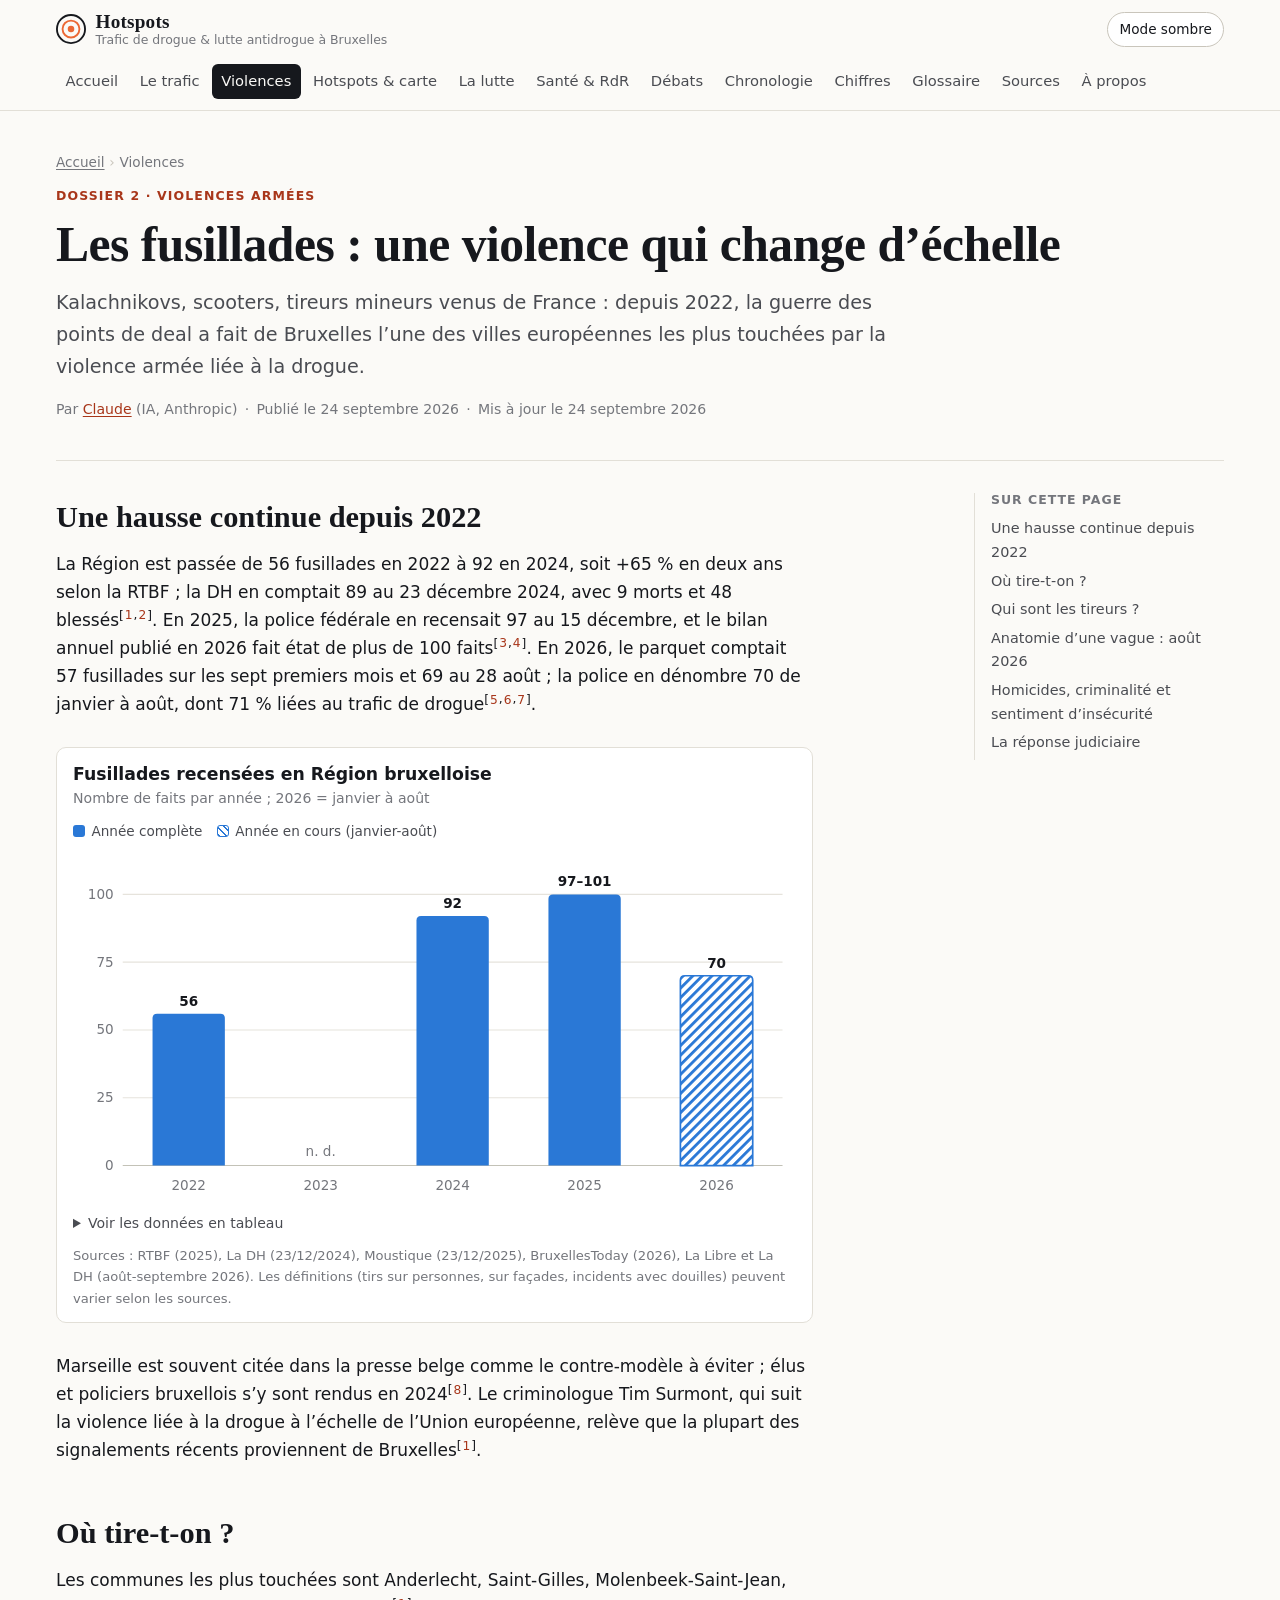
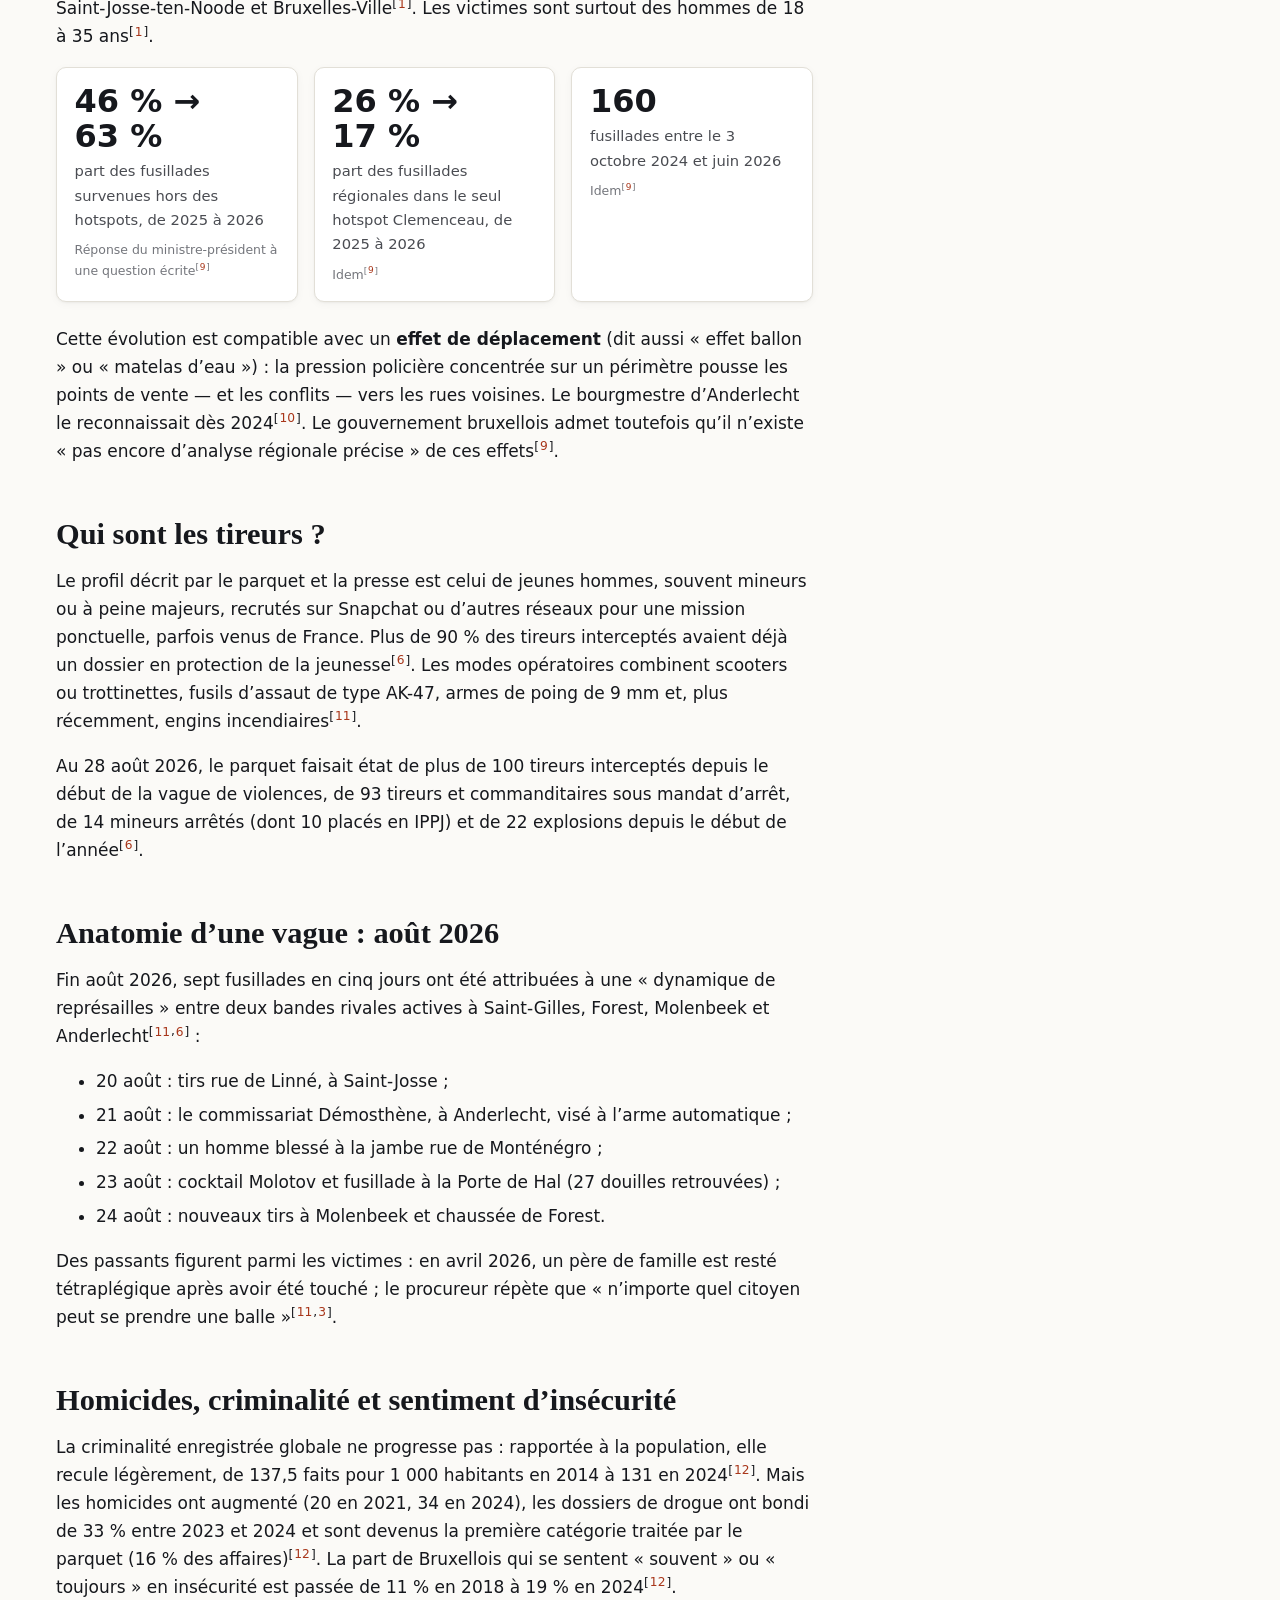
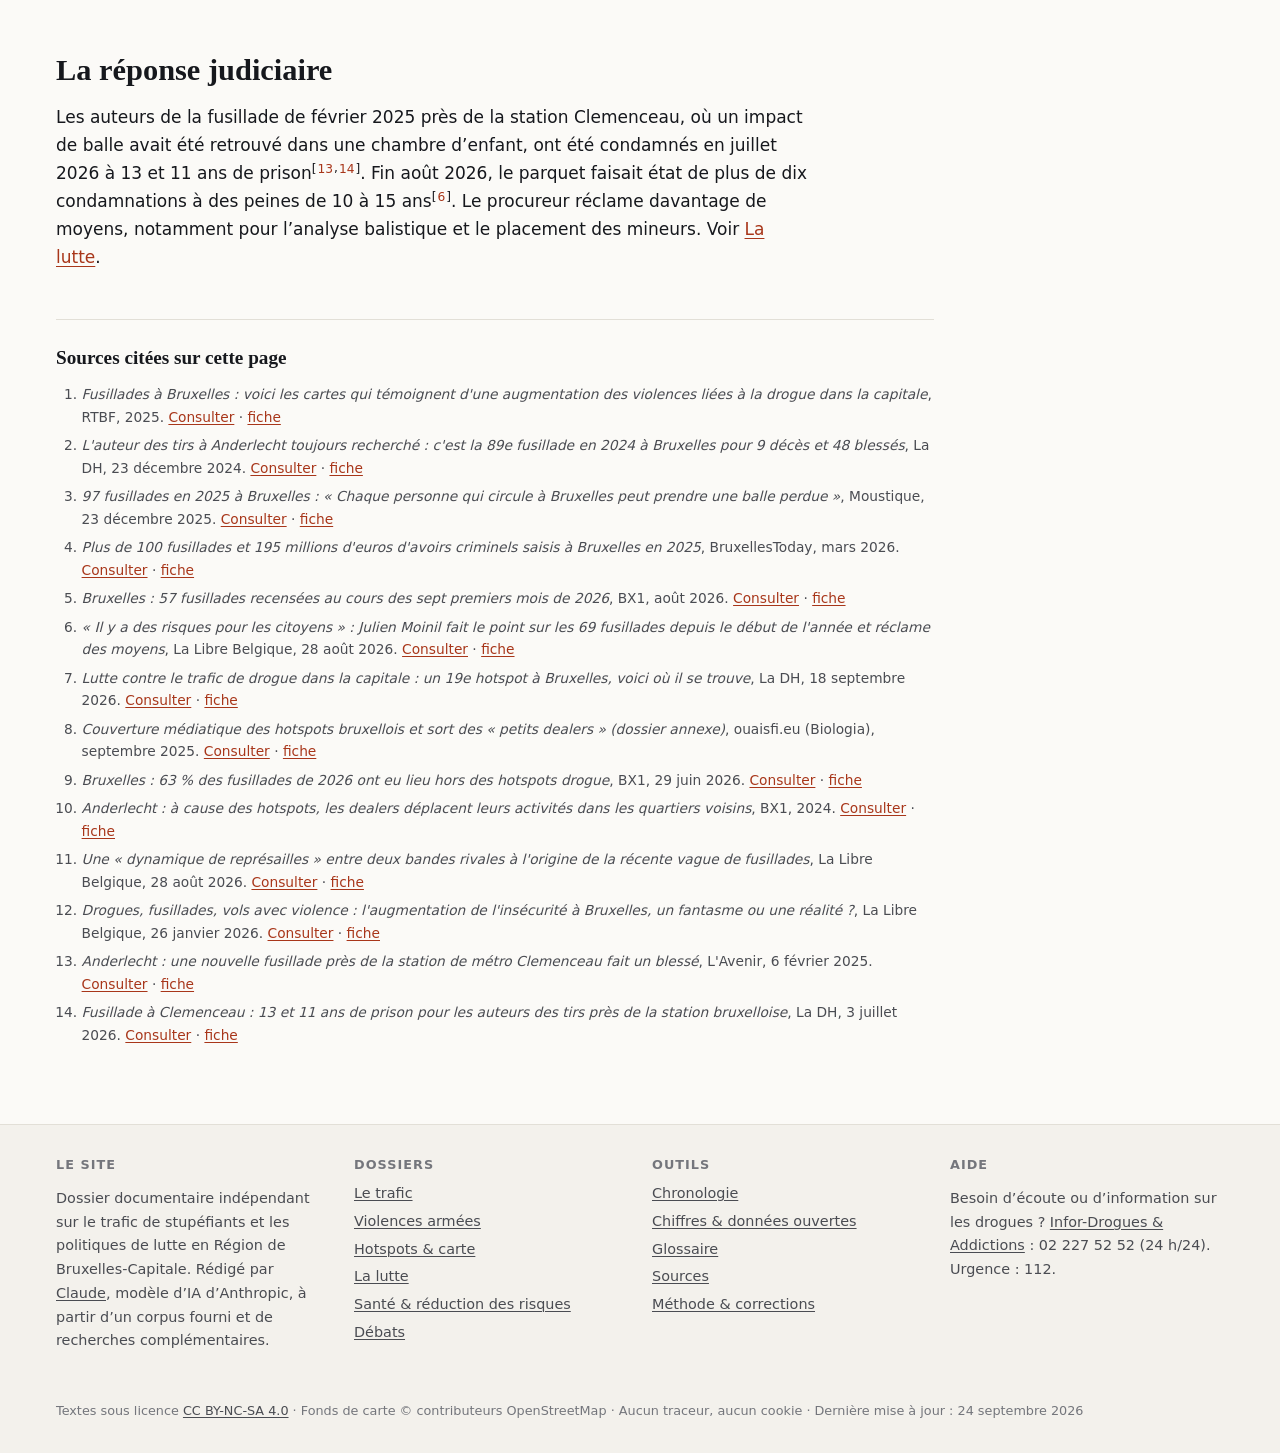
<file: violences/index.html>
<!DOCTYPE html>
<html lang="fr-BE" dir="ltr">
<head>
<meta charset="utf-8">
<meta name="viewport" content="width=device-width, initial-scale=1">
<title>Fusillades à Bruxelles : chiffres 2022-2026, géographie et profils</title>
<meta name="description" content="Les fusillades liées au trafic de drogue à Bruxelles : évolution annuelle 2022-2026, communes touchées, déplacement hors des hotspots, profils des tireurs et réponse judiciaire.">
<meta name="author" content="Claude (IA, Anthropic)">
<meta name="robots" content="index, follow, max-image-preview:large">
<link rel="canonical" href="https://ouaisfieu.github.io/hotspots/violences/">
<meta name="theme-color" content="#fbfaf7" media="(prefers-color-scheme: light)">
<meta name="theme-color" content="#17191d" media="(prefers-color-scheme: dark)">
<meta name="color-scheme" content="light dark">
<meta property="og:type" content="article">
<meta property="og:site_name" content="Hotspots — Trafic de drogue et lutte antidrogue à Bruxelles">
<meta property="og:locale" content="fr_BE">
<meta property="og:title" content="Fusillades à Bruxelles : chiffres 2022-2026, géographie et profils">
<meta property="og:description" content="Les fusillades liées au trafic de drogue à Bruxelles : évolution annuelle 2022-2026, communes touchées, déplacement hors des hotspots, profils des tireurs et réponse judiciaire.">
<meta property="og:url" content="https://ouaisfieu.github.io/hotspots/violences/">
<meta property="og:image" content="https://ouaisfieu.github.io/hotspots/assets/img/og-image.png">
<meta property="og:image:width" content="1200">
<meta property="og:image:height" content="630">
<meta property="og:image:alt" content="Hotspots — trafic de drogue et lutte antidrogue à Bruxelles">
<meta property="article:published_time" content="2026-09-24">
<meta property="article:modified_time" content="2026-09-24">
<meta name="twitter:card" content="summary_large_image">
<link rel="icon" href="../favicon.svg" type="image/svg+xml">
<link rel="icon" href="../favicon.ico" sizes="32x32">
<link rel="apple-touch-icon" href="../assets/img/apple-touch-icon.png">
<link rel="manifest" href="../site.webmanifest">
<link rel="license" href="https://creativecommons.org/licenses/by-nc-sa/4.0/deed.fr">
<link rel="author" href="../humans.txt" type="text/plain">
<link rel="alternate" type="application/geo+json" href="../data/hotspots.geojson" title="Hotspots (GeoJSON)">
<link rel="sitemap" type="application/xml" href="../sitemap.xml">
<script>try{var t=localStorage.getItem('theme');if(t==='light'||t==='dark')document.documentElement.setAttribute('data-theme',t)}catch(e){}</script>
<link rel="stylesheet" href="../assets/css/style.css">

<script type="application/ld+json">
{
 "@context": "https://schema.org",
 "@graph": [
  {
   "@type": "WebSite",
   "@id": "https://ouaisfieu.github.io/hotspots/#site",
   "url": "https://ouaisfieu.github.io/hotspots/",
   "name": "Hotspots — Trafic de drogue et lutte antidrogue à Bruxelles",
   "alternateName": "Hotspots",
   "inLanguage": "fr-BE",
   "author": {
    "@id": "https://ouaisfieu.github.io/hotspots/a-propos/#auteur"
   },
   "license": "https://creativecommons.org/licenses/by-nc-sa/4.0/deed.fr",
   "about": [
    {
     "@type": "Place",
     "name": "Région de Bruxelles-Capitale",
     "sameAs": "https://www.wikidata.org/wiki/Q240"
    }
   ]
  },
  {
   "@type": "Person",
   "@id": "https://ouaisfieu.github.io/hotspots/a-propos/#auteur",
   "name": "Claude",
   "description": "Modèle d'intelligence artificielle développé par Anthropic, auteur de la rédaction et de la vérification de ce site.",
   "affiliation": {
    "@type": "Organization",
    "name": "Anthropic",
    "url": "https://www.anthropic.com"
   }
  },
  {
   "@type": "Article",
   "@id": "https://ouaisfieu.github.io/hotspots/violences/#main",
   "url": "https://ouaisfieu.github.io/hotspots/violences/",
   "headline": "Fusillades liées au trafic de drogue à Bruxelles",
   "description": "Les fusillades liées au trafic de drogue à Bruxelles : évolution annuelle 2022-2026, communes touchées, déplacement hors des hotspots, profils des tireurs et réponse judiciaire.",
   "inLanguage": "fr-BE",
   "datePublished": "2026-09-24",
   "dateModified": "2026-09-24",
   "author": {
    "@id": "https://ouaisfieu.github.io/hotspots/a-propos/#auteur"
   },
   "publisher": {
    "@id": "https://ouaisfieu.github.io/hotspots/a-propos/#auteur"
   },
   "isPartOf": {
    "@id": "https://ouaisfieu.github.io/hotspots/#site"
   },
   "image": "https://ouaisfieu.github.io/hotspots/assets/img/og-image.png",
   "license": "https://creativecommons.org/licenses/by-nc-sa/4.0/deed.fr",
   "spatialCoverage": {
    "@type": "Place",
    "name": "Région de Bruxelles-Capitale, Belgique",
    "geo": {
     "@type": "GeoCoordinates",
     "latitude": 50.8467,
     "longitude": 4.3525
    }
   },
   "keywords": "fusillades Bruxelles, violence drogue, Clemenceau, Porte de Hal, Anderlecht, Molenbeek, tireurs mineurs",
   "citation": [
    {
     "@type": "CreativeWork",
     "name": "Fusillades à Bruxelles : voici les cartes qui témoignent d'une augmentation des violences liées à la drogue dans la capitale",
     "url": "https://www.rtbf.be/article/fusillades-a-bruxelles-cartographie-d-une-augmentation-des-violences-liees-a-la-drogue-dans-la-capitale-11507104",
     "publisher": {
      "@type": "Organization",
      "name": "RTBF"
     }
    },
    {
     "@type": "CreativeWork",
     "name": "L'auteur des tirs à Anderlecht toujours recherché : c'est la 89e fusillade en 2024 à Bruxelles pour 9 décès et 48 blessés",
     "url": "https://www.dhnet.be/actu/faits/2024/12/23/lauteur-des-tirs-a-anderlecht-toujours-recherche-cest-la-89e-fusillade-en-2024-a-bruxelles-pour-9-deces-et-48-blesses-6SLLPYMKD5GHDIKUJPSYOJZXAE/",
     "publisher": {
      "@type": "Organization",
      "name": "La DH"
     }
    },
    {
     "@type": "CreativeWork",
     "name": "97 fusillades en 2025 à Bruxelles : « Chaque personne qui circule à Bruxelles peut prendre une balle perdue »",
     "url": "https://www.moustique.be/notre-epoque/nos-explications/2025/12/23/97-fusillades-en-2025-a-bruxelles-chaque-personne-qui-circule-a-bruxelles-peut-prendre-une-balle-perdue-3ZGC6JZLYNE3VD7PDHJ5J666NI/",
     "publisher": {
      "@type": "Organization",
      "name": "Moustique"
     }
    },
    {
     "@type": "CreativeWork",
     "name": "Plus de 100 fusillades et 195 millions d'euros d'avoirs criminels saisis à Bruxelles en 2025",
     "url": "https://www.bruxellestoday.be/actualite/rapport-police-federale-101-fusillades-2025.html",
     "publisher": {
      "@type": "Organization",
      "name": "BruxellesToday"
     }
    },
    {
     "@type": "CreativeWork",
     "name": "Bruxelles : 57 fusillades recensées au cours des sept premiers mois de 2026",
     "url": "https://bx1.be/categories/news/bruxelles-57-fusillades-recensees-au-cours-des-sept-premiers-mois-de-2026/",
     "publisher": {
      "@type": "Organization",
      "name": "BX1"
     }
    },
    {
     "@type": "CreativeWork",
     "name": "« Il y a des risques pour les citoyens » : Julien Moinil fait le point sur les 69 fusillades depuis le début de l'année et réclame des moyens",
     "url": "https://www.lalibre.be/belgique/judiciaire/2026/08/28/il-y-a-des-risques-pour-les-citoyens-julien-moinil-fait-le-point-sur-les-69-fusillades-depuis-le-debut-de-lannee-et-reclame-des-moyens-P6AJ4TQ6JJHSRKYCWXOFX4ECTI/",
     "publisher": {
      "@type": "Organization",
      "name": "La Libre Belgique"
     }
    },
    {
     "@type": "CreativeWork",
     "name": "Lutte contre le trafic de drogue dans la capitale : un 19e hotspot à Bruxelles, voici où il se trouve",
     "url": "https://www.dhnet.be/regions/bruxelles/2026/09/18/lutte-contre-le-trafic-de-drogue-dans-la-capitale-un-19e-hotspot-a-bruxelles-voici-ou-il-se-trouve-SMEFIOS2KRCM3MOE7VJPXDYFQI/",
     "publisher": {
      "@type": "Organization",
      "name": "La DH"
     }
    },
    {
     "@type": "CreativeWork",
     "name": "Couverture médiatique des hotspots bruxellois et sort des « petits dealers » (dossier annexe)",
     "url": "https://dl.ouaisfi.eu/biologia/posts/2025/09/hotspots-ii-flopgunz/",
     "publisher": {
      "@type": "Organization",
      "name": "ouaisfi.eu (Biologia)"
     }
    },
    {
     "@type": "CreativeWork",
     "name": "Bruxelles : 63 % des fusillades de 2026 ont eu lieu hors des hotspots drogue",
     "url": "https://bx1.be/categories/news/bruxelles-63-des-fusillades-de-2026-ont-eu-lieu-hors-des-hotspots-drogue/",
     "publisher": {
      "@type": "Organization",
      "name": "BX1"
     }
    },
    {
     "@type": "CreativeWork",
     "name": "Anderlecht : à cause des hotspots, les dealers déplacent leurs activités dans les quartiers voisins",
     "url": "https://bx1.be/categories/news/anderlecht-a-cause-des-hotspots-les-dealers-deplacent-leurs-activites-dans-les-quartiers-voisins/",
     "publisher": {
      "@type": "Organization",
      "name": "BX1"
     }
    },
    {
     "@type": "CreativeWork",
     "name": "Une « dynamique de représailles » entre deux bandes rivales à l'origine de la récente vague de fusillades",
     "url": "https://www.lalibre.be/belgique/judiciaire/2026/08/28/une-dynamique-de-represailles-entre-deux-bandes-rivales-a-lorigine-de-la-recente-vague-de-fusillades-SOVVZXENTRB5NCI6IIOPQ2FXBI/",
     "publisher": {
      "@type": "Organization",
      "name": "La Libre Belgique"
     }
    },
    {
     "@type": "CreativeWork",
     "name": "Drogues, fusillades, vols avec violence : l'augmentation de l'insécurité à Bruxelles, un fantasme ou une réalité ?",
     "url": "https://www.lalibre.be/belgique/judiciaire/2026/01/26/drogues-fusillades-vols-avec-violence-laugmentation-de-linsecurite-a-bruxelles-un-fantasme-ou-une-realite-XAD2AFFYVVFLLKOKPKVLF4CYU4/",
     "publisher": {
      "@type": "Organization",
      "name": "La Libre Belgique"
     }
    },
    {
     "@type": "CreativeWork",
     "name": "Anderlecht : une nouvelle fusillade près de la station de métro Clemenceau fait un blessé",
     "url": "https://www.lavenir.net/regions/bruxelles/anderlecht/2025/02/06/anderlecht-une-nouvelle-fusillade-pres-de-la-station-de-metro-clemenceau-fait-un-blesse-5VWJW7ZBVFHF5OV4VAQNSPQAPY/",
     "publisher": {
      "@type": "Organization",
      "name": "L'Avenir"
     }
    },
    {
     "@type": "CreativeWork",
     "name": "Fusillade à Clemenceau : 13 et 11 ans de prison pour les auteurs des tirs près de la station bruxelloise",
     "url": "https://www.dhnet.be/regions/bruxelles/2026/07/03/13-et-11-ans-de-prison-pour-les-auteurs-de-la-fusillade-de-clemenceau-TROS374IJVC7NI64SQZQZ22SA4/",
     "publisher": {
      "@type": "Organization",
      "name": "La DH"
     }
    }
   ]
  },
  {
   "@type": "WebPage",
   "@id": "https://ouaisfieu.github.io/hotspots/violences/",
   "url": "https://ouaisfieu.github.io/hotspots/violences/",
   "name": "Fusillades à Bruxelles : chiffres 2022-2026, géographie et profils",
   "inLanguage": "fr-BE",
   "isPartOf": {
    "@id": "https://ouaisfieu.github.io/hotspots/#site"
   },
   "mainEntity": {
    "@id": "https://ouaisfieu.github.io/hotspots/violences/#main"
   },
   "breadcrumb": {
    "@id": "https://ouaisfieu.github.io/hotspots/violences/#breadcrumb"
   }
  },
  {
   "@type": "BreadcrumbList",
   "@id": "https://ouaisfieu.github.io/hotspots/violences/#breadcrumb",
   "itemListElement": [
    {
     "@type": "ListItem",
     "position": 1,
     "name": "Accueil",
     "item": "https://ouaisfieu.github.io/hotspots/"
    },
    {
     "@type": "ListItem",
     "position": 2,
     "name": "Violences",
     "item": "https://ouaisfieu.github.io/hotspots/violences/"
    }
   ]
  }
 ]
}
</script>
</head>
<body>
<a class="skip-link" href="#contenu">Aller au contenu</a>
<header class="site-header">
<div class="header-inner">
<a class="brand" href="../" aria-label="Hotspots — accueil"><svg class="brand-mark" viewBox="0 0 32 32" aria-hidden="true" focusable="false"><circle cx="16" cy="16" r="15" fill="none" stroke="currentColor" stroke-width="2"/><circle cx="16" cy="16" r="9" fill="none" stroke="#eb6834" stroke-width="2"/><circle cx="16" cy="16" r="3.5" fill="#eb6834"/></svg><span class="brand-text"><span class="brand-name">Hotspots</span><span class="brand-tag">Trafic de drogue &amp; lutte antidrogue à Bruxelles</span></span></a>
<button class="theme-toggle" type="button" hidden aria-pressed="false">Mode sombre</button>
<button class="nav-toggle" type="button" hidden aria-expanded="false" aria-controls="site-nav">Menu</button>
<nav class="site-nav" id="site-nav" aria-label="Navigation principale"><ul><li><a href="../">Accueil</a></li><li><a href="../trafic/">Le trafic</a></li><li><a href="../violences/" aria-current="page">Violences</a></li><li><a href="../hotspots/">Hotspots &amp; carte</a></li><li><a href="../lutte/">La lutte</a></li><li><a href="../sante/">Santé &amp; RdR</a></li><li><a href="../debats/">Débats</a></li><li><a href="../chronologie/">Chronologie</a></li><li><a href="../chiffres/">Chiffres</a></li><li><a href="../glossaire/">Glossaire</a></li><li><a href="../sources/">Sources</a></li><li><a href="../a-propos/">À propos</a></li></ul></nav>
</div>
</header>
<main id="contenu" class="wrap" tabindex="-1">
<article>
<header class="page-head"><nav class="breadcrumb" aria-label="Fil d’Ariane"><ol><li><a href="../">Accueil</a></li><li aria-current="page">Violences</li></ol></nav><p class="kicker">Dossier 2 · Violences armées</p><h1>Les fusillades : une violence qui change d’échelle</h1><p class="lede">Kalachnikovs, scooters, tireurs mineurs venus de France : depuis 2022, la guerre des points de deal a fait de Bruxelles l’une des villes européennes les plus touchées par la violence armée liée à la drogue.</p><p class="meta-line"><span>Par <a href="../a-propos/#auteur" rel="author">Claude</a> (IA, Anthropic)</span><span>Publié le <time datetime="2026-09-24">24 septembre 2026</time></span><span>Mis à jour le <time datetime="2026-09-24">24 septembre 2026</time></span></p></header>
<div class="layout has-toc"><div class="prose-col"><div class="prose">
<h2 id="une-hausse-continue-depuis-2022">Une hausse continue depuis 2022</h2>
<p>La Région est passée de 56 fusillades en 2022 à 92 en 2024, soit +65&nbsp;% en deux ans selon la RTBF ; la DH en comptait 89 au 23 décembre 2024, avec 9 morts et 48 blessés<span class="cite">[<a href="#ref-1" aria-label="Source 1">1</a>,<a href="#ref-2" aria-label="Source 2">2</a>]</span>. En 2025, la police fédérale en recensait 97 au 15 décembre, et le bilan annuel publié en 2026 fait état de plus de 100 faits<span class="cite">[<a href="#ref-3" aria-label="Source 3">3</a>,<a href="#ref-4" aria-label="Source 4">4</a>]</span>. En 2026, le parquet comptait 57 fusillades sur les sept premiers mois et 69 au 28 août ; la police en dénombre 70 de janvier à août, dont 71&nbsp;% liées au trafic de drogue<span class="cite">[<a href="#ref-5" aria-label="Source 5">5</a>,<a href="#ref-6" aria-label="Source 6">6</a>,<a href="#ref-7" aria-label="Source 7">7</a>]</span>.</p>
<figure class="chart" id="ch-fusillades"><h3>Fusillades recensées en Région bruxelloise</h3><p class="chart-sub">Nombre de faits par année ; 2026 = janvier à août</p><ul class="legend"><li><span class="swatch"></span>Année complète</li><li><span class="swatch hatch"></span>Année en cours (janvier-août)</li></ul><svg viewBox="0 0 640 300" role="img" aria-labelledby="ch-fusillades-t ch-fusillades-d"><title id="ch-fusillades-t">Fusillades recensées en Région bruxelloise</title><desc id="ch-fusillades-d">Nombre de faits par année ; 2026 = janvier à août</desc><defs><pattern id="hatch" width="6" height="6" patternUnits="userSpaceOnUse" patternTransform="rotate(45)"><rect width="6" height="6" fill="var(--surface)"/><rect width="2.5" height="6" fill="var(--series-1)"/></pattern></defs><line class="axis" x1="44" x2="628" y1="266.0" y2="266.0"/><text x="36" y="270.0" text-anchor="end">0</text><line class="grid" x1="44" x2="628" y1="206.0" y2="206.0"/><text x="36" y="210.0" text-anchor="end">25</text><line class="grid" x1="44" x2="628" y1="146.0" y2="146.0"/><text x="36" y="150.0" text-anchor="end">50</text><line class="grid" x1="44" x2="628" y1="86.0" y2="86.0"/><text x="36" y="90.0" text-anchor="end">75</text><line class="grid" x1="44" x2="628" y1="26.0" y2="26.0"/><text x="36" y="30.0" text-anchor="end">100</text><g class="datum" tabindex="0" data-tip="2022 : 56 fusillades" aria-label="2022 : 56 fusillades"><rect class="hit" x="44.0" y="26" width="116.8" height="240"/><path class="bar" d="M70.4,266.0 V135.6 Q70.4,131.6 74.4,131.6 H130.4 Q134.4,131.6 134.4,135.6 V266.0 Z"/></g><text class="lbl-strong" x="102.4" y="124.6" text-anchor="middle">56</text><text x="102.4" y="288" text-anchor="middle">2022</text><text x="219.2" y="258.0" text-anchor="middle">n. d.</text><text x="219.2" y="288" text-anchor="middle">2023</text><g class="datum" tabindex="0" data-tip="2024 : 92 fusillades (89 au 23/12 selon La DH ; 9 morts, 48 blessés)" aria-label="2024 : 92 fusillades (89 au 23/12 selon La DH ; 9 morts, 48 blessés)"><rect class="hit" x="277.6" y="26" width="116.8" height="240"/><path class="bar" d="M304.0,266.0 V49.2 Q304.0,45.2 308.0,45.2 H364.0 Q368.0,45.2 368.0,49.2 V266.0 Z"/></g><text class="lbl-strong" x="336.0" y="38.2" text-anchor="middle">92</text><text x="336.0" y="288" text-anchor="middle">2024</text><g class="datum" tabindex="0" data-tip="2025 : 97 au 15/12 (police fédérale via Moustique) ; « plus de 100 » au bilan annuel" aria-label="2025 : 97 au 15/12 (police fédérale via Moustique) ; « plus de 100 » au bilan annuel"><rect class="hit" x="394.4" y="26" width="116.8" height="240"/><path class="bar" d="M420.8,266.0 V30.0 Q420.8,26.0 424.8,26.0 H480.8 Q484.8,26.0 484.8,30.0 V266.0 Z"/></g><text class="lbl-strong" x="452.8" y="19.0" text-anchor="middle">97–101</text><text x="452.8" y="288" text-anchor="middle">2025</text><g class="datum" tabindex="0" data-tip="2026 : 70 de janvier à août (69 au 28/08 selon le parquet)" aria-label="2026 : 70 de janvier à août (69 au 28/08 selon le parquet)"><rect class="hit" x="511.2" y="26" width="116.8" height="240"/><path class="bar partial" d="M537.6,266.0 V102.0 Q537.6,98.0 541.6,98.0 H597.6 Q601.6,98.0 601.6,102.0 V266.0 Z" stroke="var(--series-1)" stroke-width="1.5"/></g><text class="lbl-strong" x="569.6" y="91.0" text-anchor="middle">70</text><text x="569.6" y="288" text-anchor="middle">2026</text></svg><details><summary>Voir les données en tableau</summary><div class="table-wrap"><table><caption>Fusillades recensées en Région bruxelloise</caption><thead><tr><th scope="col">Année</th><th scope="col" class="num">Fusillades</th><th scope="col">Précision</th></tr></thead><tbody><tr><th scope="row">2022</th><td class="num">56</td><td>2022 : 56 fusillades</td></tr><tr><th scope="row">2023</th><td class="num">n. d.</td><td>2023 : pas de total consolidé trouvé dans les sources consultées</td></tr><tr><th scope="row">2024</th><td class="num">92</td><td>2024 : 92 fusillades (89 au 23/12 selon La DH ; 9 morts, 48 blessés)</td></tr><tr><th scope="row">2025</th><td class="num">97–101</td><td>2025 : 97 au 15/12 (police fédérale via Moustique) ; « plus de 100 » au bilan annuel</td></tr><tr><th scope="row">2026</th><td class="num">70</td><td>2026 : 70 de janvier à août (69 au 28/08 selon le parquet)</td></tr></tbody></table></div></details><figcaption>Sources : RTBF (2025), La DH (23/12/2024), Moustique (23/12/2025), BruxellesToday (2026), La Libre et La DH (août-septembre 2026). Les définitions (tirs sur personnes, sur façades, incidents avec douilles) peuvent varier selon les sources.</figcaption></figure>
<p>Marseille est souvent citée dans la presse belge comme le contre-modèle à éviter ; élus et policiers bruxellois s’y sont rendus en 2024<span class="cite">[<a href="#ref-8" aria-label="Source 8">8</a>]</span>. Le criminologue Tim Surmont, qui suit la violence liée à la drogue à l’échelle de l’Union européenne, relève que la plupart des signalements récents proviennent de Bruxelles<span class="cite">[<a href="#ref-1" aria-label="Source 1">1</a>]</span>.</p>

<h2 id="ou-tire-t-on">Où tire-t-on ?</h2>
<p>Les communes les plus touchées sont Anderlecht, Saint-Gilles, Molenbeek-Saint-Jean, Saint-Josse-ten-Noode et Bruxelles-Ville<span class="cite">[<a href="#ref-1" aria-label="Source 1">1</a>]</span>. Les victimes sont surtout des hommes de 18 à 35 ans<span class="cite">[<a href="#ref-1" aria-label="Source 1">1</a>]</span>.</p>
<ul class="stats">
<li class="stat"><span class="stat-value">46&nbsp;% → 63&nbsp;%</span><span class="stat-label">part des fusillades survenues hors des hotspots, de 2025 à 2026</span><span class="stat-src">Réponse du ministre-président à une question écrite<span class="cite">[<a href="#ref-9" aria-label="Source 9">9</a>]</span></span></li>
<li class="stat"><span class="stat-value">26&nbsp;% → 17&nbsp;%</span><span class="stat-label">part des fusillades régionales dans le seul hotspot Clemenceau, de 2025 à 2026</span><span class="stat-src">Idem<span class="cite">[<a href="#ref-9" aria-label="Source 9">9</a>]</span></span></li>
<li class="stat"><span class="stat-value">160</span><span class="stat-label">fusillades entre le 3 octobre 2024 et juin 2026</span><span class="stat-src">Idem<span class="cite">[<a href="#ref-9" aria-label="Source 9">9</a>]</span></span></li>
</ul>
<p>Cette évolution est compatible avec un <dfn>effet de déplacement</dfn> (dit aussi « effet ballon » ou « matelas d’eau ») : la pression policière concentrée sur un périmètre pousse les points de vente — et les conflits — vers les rues voisines. Le bourgmestre d’Anderlecht le reconnaissait dès 2024<span class="cite">[<a href="#ref-10" aria-label="Source 10">10</a>]</span>. Le gouvernement bruxellois admet toutefois qu’il n’existe « pas encore d’analyse régionale précise » de ces effets<span class="cite">[<a href="#ref-9" aria-label="Source 9">9</a>]</span>.</p>

<h2 id="qui-sont-les-tireurs">Qui sont les tireurs ?</h2>
<p>Le profil décrit par le parquet et la presse est celui de jeunes hommes, souvent mineurs ou à peine majeurs, recrutés sur Snapchat ou d’autres réseaux pour une mission ponctuelle, parfois venus de France. Plus de 90&nbsp;% des tireurs interceptés avaient déjà un dossier en protection de la jeunesse<span class="cite">[<a href="#ref-6" aria-label="Source 6">6</a>]</span>. Les modes opératoires combinent scooters ou trottinettes, fusils d’assaut de type AK-47, armes de poing de 9&nbsp;mm et, plus récemment, engins incendiaires<span class="cite">[<a href="#ref-11" aria-label="Source 11">11</a>]</span>.</p>
<p>Au 28 août 2026, le parquet faisait état de plus de 100 tireurs interceptés depuis le début de la vague de violences, de 93 tireurs et commanditaires sous mandat d’arrêt, de 14 mineurs arrêtés (dont 10 placés en IPPJ) et de 22 explosions depuis le début de l’année<span class="cite">[<a href="#ref-6" aria-label="Source 6">6</a>]</span>.</p>

<h2 id="anatomie-d-une-vague-aout-2026">Anatomie d’une vague : août 2026</h2>
<p>Fin août 2026, sept fusillades en cinq jours ont été attribuées à une « dynamique de représailles » entre deux bandes rivales actives à Saint-Gilles, Forest, Molenbeek et Anderlecht<span class="cite">[<a href="#ref-11" aria-label="Source 11">11</a>,<a href="#ref-6" aria-label="Source 6">6</a>]</span> :</p>
<ul>
<li>20 août : tirs rue de Linné, à Saint-Josse ;</li>
<li>21 août : le commissariat Démosthène, à Anderlecht, visé à l’arme automatique ;</li>
<li>22 août : un homme blessé à la jambe rue de Monténégro ;</li>
<li>23 août : cocktail Molotov et fusillade à la Porte de Hal (27 douilles retrouvées) ;</li>
<li>24 août : nouveaux tirs à Molenbeek et chaussée de Forest.</li>
</ul>
<p>Des passants figurent parmi les victimes : en avril 2026, un père de famille est resté tétraplégique après avoir été touché ; le procureur répète que « n’importe quel citoyen peut se prendre une balle »<span class="cite">[<a href="#ref-11" aria-label="Source 11">11</a>,<a href="#ref-3" aria-label="Source 3">3</a>]</span>.</p>

<h2 id="homicides-criminalite-et-sentiment-d-insecurite">Homicides, criminalité et sentiment d’insécurité</h2>
<p>La criminalité enregistrée globale ne progresse pas : rapportée à la population, elle recule légèrement, de 137,5 faits pour 1&nbsp;000 habitants en 2014 à 131 en 2024<span class="cite">[<a href="#ref-12" aria-label="Source 12">12</a>]</span>. Mais les homicides ont augmenté (20 en 2021, 34 en 2024), les dossiers de drogue ont bondi de 33&nbsp;% entre 2023 et 2024 et sont devenus la première catégorie traitée par le parquet (16&nbsp;% des affaires)<span class="cite">[<a href="#ref-12" aria-label="Source 12">12</a>]</span>. La part de Bruxellois qui se sentent « souvent » ou « toujours » en insécurité est passée de 11&nbsp;% en 2018 à 19&nbsp;% en 2024<span class="cite">[<a href="#ref-12" aria-label="Source 12">12</a>]</span>.</p>

<h2 id="la-reponse-judiciaire">La réponse judiciaire</h2>
<p>Les auteurs de la fusillade de février 2025 près de la station Clemenceau, où un impact de balle avait été retrouvé dans une chambre d’enfant, ont été condamnés en juillet 2026 à 13 et 11 ans de prison<span class="cite">[<a href="#ref-13" aria-label="Source 13">13</a>,<a href="#ref-14" aria-label="Source 14">14</a>]</span>. Fin août 2026, le parquet faisait état de plus de dix condamnations à des peines de 10 à 15 ans<span class="cite">[<a href="#ref-6" aria-label="Source 6">6</a>]</span>. Le procureur réclame davantage de moyens, notamment pour l’analyse balistique et le placement des mineurs. Voir <a href="../lutte/">La lutte</a>.</p>
</div><section class="page-sources" aria-labelledby="ps-title"><h2 id="ps-title">Sources citées sur cette page</h2><ol><li id="ref-1"><cite>Fusillades à Bruxelles : voici les cartes qui témoignent d&#x27;une augmentation des violences liées à la drogue dans la capitale</cite>, <span class="src-pub">RTBF</span>, <time datetime="2025">2025</time>. <a href="https://www.rtbf.be/article/fusillades-a-bruxelles-cartographie-d-une-augmentation-des-violences-liees-a-la-drogue-dans-la-capitale-11507104" rel="noopener">Consulter</a> · <a href="../sources/#rtbf-cartes">fiche</a></li><li id="ref-2"><cite>L&#x27;auteur des tirs à Anderlecht toujours recherché : c&#x27;est la 89e fusillade en 2024 à Bruxelles pour 9 décès et 48 blessés</cite>, <span class="src-pub">La DH</span>, <time datetime="2024-12-23">23 décembre 2024</time>. <a href="https://www.dhnet.be/actu/faits/2024/12/23/lauteur-des-tirs-a-anderlecht-toujours-recherche-cest-la-89e-fusillade-en-2024-a-bruxelles-pour-9-deces-et-48-blesses-6SLLPYMKD5GHDIKUJPSYOJZXAE/" rel="noopener">Consulter</a> · <a href="../sources/#dh-89">fiche</a></li><li id="ref-3"><cite>97 fusillades en 2025 à Bruxelles : « Chaque personne qui circule à Bruxelles peut prendre une balle perdue »</cite>, <span class="src-pub">Moustique</span>, <time datetime="2025-12-23">23 décembre 2025</time>. <a href="https://www.moustique.be/notre-epoque/nos-explications/2025/12/23/97-fusillades-en-2025-a-bruxelles-chaque-personne-qui-circule-a-bruxelles-peut-prendre-une-balle-perdue-3ZGC6JZLYNE3VD7PDHJ5J666NI/" rel="noopener">Consulter</a> · <a href="../sources/#moustique-97">fiche</a></li><li id="ref-4"><cite>Plus de 100 fusillades et 195 millions d&#x27;euros d&#x27;avoirs criminels saisis à Bruxelles en 2025</cite>, <span class="src-pub">BruxellesToday</span>, <time datetime="2026-03">mars 2026</time>. <a href="https://www.bruxellestoday.be/actualite/rapport-police-federale-101-fusillades-2025.html" rel="noopener">Consulter</a> · <a href="../sources/#bt-101">fiche</a></li><li id="ref-5"><cite>Bruxelles : 57 fusillades recensées au cours des sept premiers mois de 2026</cite>, <span class="src-pub">BX1</span>, <time datetime="2026-08">août 2026</time>. <a href="https://bx1.be/categories/news/bruxelles-57-fusillades-recensees-au-cours-des-sept-premiers-mois-de-2026/" rel="noopener">Consulter</a> · <a href="../sources/#bx1-57">fiche</a></li><li id="ref-6"><cite>« Il y a des risques pour les citoyens » : Julien Moinil fait le point sur les 69 fusillades depuis le début de l&#x27;année et réclame des moyens</cite>, <span class="src-pub">La Libre Belgique</span>, <time datetime="2026-08-28">28 août 2026</time>. <a href="https://www.lalibre.be/belgique/judiciaire/2026/08/28/il-y-a-des-risques-pour-les-citoyens-julien-moinil-fait-le-point-sur-les-69-fusillades-depuis-le-debut-de-lannee-et-reclame-des-moyens-P6AJ4TQ6JJHSRKYCWXOFX4ECTI/" rel="noopener">Consulter</a> · <a href="../sources/#lalibre-69">fiche</a></li><li id="ref-7"><cite>Lutte contre le trafic de drogue dans la capitale : un 19e hotspot à Bruxelles, voici où il se trouve</cite>, <span class="src-pub">La DH</span>, <time datetime="2026-09-18">18 septembre 2026</time>. <a href="https://www.dhnet.be/regions/bruxelles/2026/09/18/lutte-contre-le-trafic-de-drogue-dans-la-capitale-un-19e-hotspot-a-bruxelles-voici-ou-il-se-trouve-SMEFIOS2KRCM3MOE7VJPXDYFQI/" rel="noopener">Consulter</a> · <a href="../sources/#dh-19">fiche</a></li><li id="ref-8"><cite>Couverture médiatique des hotspots bruxellois et sort des « petits dealers » (dossier annexe)</cite>, <span class="src-pub">ouaisfi.eu (Biologia)</span>, <time datetime="2025-09">septembre 2025</time>. <a href="https://dl.ouaisfi.eu/biologia/posts/2025/09/hotspots-ii-flopgunz/" rel="noopener">Consulter</a> · <a href="../sources/#pdf-petitsdealers">fiche</a></li><li id="ref-9"><cite>Bruxelles : 63 % des fusillades de 2026 ont eu lieu hors des hotspots drogue</cite>, <span class="src-pub">BX1</span>, <time datetime="2026-06-29">29 juin 2026</time>. <a href="https://bx1.be/categories/news/bruxelles-63-des-fusillades-de-2026-ont-eu-lieu-hors-des-hotspots-drogue/" rel="noopener">Consulter</a> · <a href="../sources/#bx1-63">fiche</a></li><li id="ref-10"><cite>Anderlecht : à cause des hotspots, les dealers déplacent leurs activités dans les quartiers voisins</cite>, <span class="src-pub">BX1</span>, <time datetime="2024">2024</time>. <a href="https://bx1.be/categories/news/anderlecht-a-cause-des-hotspots-les-dealers-deplacent-leurs-activites-dans-les-quartiers-voisins/" rel="noopener">Consulter</a> · <a href="../sources/#bx1-deplacement">fiche</a></li><li id="ref-11"><cite>Une « dynamique de représailles » entre deux bandes rivales à l&#x27;origine de la récente vague de fusillades</cite>, <span class="src-pub">La Libre Belgique</span>, <time datetime="2026-08-28">28 août 2026</time>. <a href="https://www.lalibre.be/belgique/judiciaire/2026/08/28/une-dynamique-de-represailles-entre-deux-bandes-rivales-a-lorigine-de-la-recente-vague-de-fusillades-SOVVZXENTRB5NCI6IIOPQ2FXBI/" rel="noopener">Consulter</a> · <a href="../sources/#lalibre-represailles">fiche</a></li><li id="ref-12"><cite>Drogues, fusillades, vols avec violence : l&#x27;augmentation de l&#x27;insécurité à Bruxelles, un fantasme ou une réalité ?</cite>, <span class="src-pub">La Libre Belgique</span>, <time datetime="2026-01-26">26 janvier 2026</time>. <a href="https://www.lalibre.be/belgique/judiciaire/2026/01/26/drogues-fusillades-vols-avec-violence-laugmentation-de-linsecurite-a-bruxelles-un-fantasme-ou-une-realite-XAD2AFFYVVFLLKOKPKVLF4CYU4/" rel="noopener">Consulter</a> · <a href="../sources/#lalibre-insecurite">fiche</a></li><li id="ref-13"><cite>Anderlecht : une nouvelle fusillade près de la station de métro Clemenceau fait un blessé</cite>, <span class="src-pub">L&#x27;Avenir</span>, <time datetime="2025-02-06">6 février 2025</time>. <a href="https://www.lavenir.net/regions/bruxelles/anderlecht/2025/02/06/anderlecht-une-nouvelle-fusillade-pres-de-la-station-de-metro-clemenceau-fait-un-blesse-5VWJW7ZBVFHF5OV4VAQNSPQAPY/" rel="noopener">Consulter</a> · <a href="../sources/#lavenir-clemenceau25">fiche</a></li><li id="ref-14"><cite>Fusillade à Clemenceau : 13 et 11 ans de prison pour les auteurs des tirs près de la station bruxelloise</cite>, <span class="src-pub">La DH</span>, <time datetime="2026-07-03">3 juillet 2026</time>. <a href="https://www.dhnet.be/regions/bruxelles/2026/07/03/13-et-11-ans-de-prison-pour-les-auteurs-de-la-fusillade-de-clemenceau-TROS374IJVC7NI64SQZQZ22SA4/" rel="noopener">Consulter</a> · <a href="../sources/#dh-clemenceau-jugement">fiche</a></li></ol></section></div><nav class="toc" aria-labelledby="toc-title"><h2 id="toc-title">Sur cette page</h2><ol><li><a href="#une-hausse-continue-depuis-2022">Une hausse continue depuis 2022</a></li><li><a href="#ou-tire-t-on">Où tire-t-on ?</a></li><li><a href="#qui-sont-les-tireurs">Qui sont les tireurs ?</a></li><li><a href="#anatomie-d-une-vague-aout-2026">Anatomie d’une vague : août 2026</a></li><li><a href="#homicides-criminalite-et-sentiment-d-insecurite">Homicides, criminalité et sentiment d’insécurité</a></li><li><a href="#la-reponse-judiciaire">La réponse judiciaire</a></li></ol></nav></div>
</article>
</main>
<footer class="site-footer">
<div class="footer-inner">
<section aria-labelledby="f1"><h2 id="f1">Le site</h2><p>Dossier documentaire indépendant sur le trafic de stupéfiants et les politiques de lutte en Région de Bruxelles-Capitale. Rédigé par <a href="../a-propos/#auteur">Claude</a>, modèle d’IA d’Anthropic, à partir d’un corpus fourni et de recherches complémentaires.</p></section>
<section aria-labelledby="f2"><h2 id="f2">Dossiers</h2><ul><li><a href="../trafic/">Le trafic</a></li><li><a href="../violences/">Violences armées</a></li><li><a href="../hotspots/">Hotspots &amp; carte</a></li><li><a href="../lutte/">La lutte</a></li><li><a href="../sante/">Santé &amp; réduction des risques</a></li><li><a href="../debats/">Débats</a></li></ul></section>
<section aria-labelledby="f3"><h2 id="f3">Outils</h2><ul><li><a href="../chronologie/">Chronologie</a></li><li><a href="../chiffres/">Chiffres &amp; données ouvertes</a></li><li><a href="../glossaire/">Glossaire</a></li><li><a href="../sources/">Sources</a></li><li><a href="../a-propos/">Méthode &amp; corrections</a></li></ul></section>
<section aria-labelledby="f4"><h2 id="f4">Aide</h2><p>Besoin d’écoute ou d’information sur les drogues ? <a href="https://infordrogues.be/" rel="noopener">Infor-Drogues &amp; Addictions</a> : 02 227 52 52 (24 h/24). Urgence : 112.</p></section>
</div>
<p class="footer-bottom">Textes sous licence <a href="https://creativecommons.org/licenses/by-nc-sa/4.0/deed.fr" rel="license">CC BY-NC-SA 4.0</a> · Fonds de carte © contributeurs OpenStreetMap · Aucun traceur, aucun cookie · Dernière mise à jour : <time datetime="2026-09-24">24 septembre 2026</time></p>
</footer>
<script src="../assets/js/main.js" defer></script>

</body>
</html>
</file>
<file: assets/css/style.css>
/* Hotspots — feuille de style unique, sans dépendance.
   Tokens de couleur sur :root, mode sombre via prefers-color-scheme + bascule manuelle. */

:root {
  color-scheme: light;
  --paper: #fbfaf7;
  --paper-2: #f3f1ec;
  --surface: #ffffff;
  --ink: #16181d;
  --ink-2: #4a4c52;
  --muted: #74767c;
  --rule: #e2dfd7;
  --rule-strong: #c9c5bb;
  --accent: #a8361a;          /* liens, repères éditoriaux */
  --accent-ink: #ffffff;
  --accent-soft: #f6e6df;
  --note-bg: #eef3f9;
  --note-rule: #2a78d6;
  --warn-bg: #fdf3e2;
  --warn-rule: #c98500;
  --series-1: #2a78d6;
  --series-2: #eb6834;
  --series-3: #1baf7a;
  --grid: #e6e3dc;
  --axis: #c3c2b7;
  --focus: #2a78d6;
  --radius: 10px;
  --shadow: 0 1px 2px rgba(0,0,0,.04), 0 2px 8px rgba(0,0,0,.04);
  --font-sans: system-ui, -apple-system, "Segoe UI", Roboto, "Helvetica Neue", Arial, sans-serif;
  --font-serif: "Iowan Old Style", "Palatino Linotype", Palatino, "Book Antiqua", Georgia, serif;
  --measure: 70ch;
}

@media (prefers-color-scheme: dark) {
  :root:not([data-theme="light"]) {
    color-scheme: dark;
    --paper: #17191d;
    --paper-2: #1f2227;
    --surface: #1c1f24;
    --ink: #f2f1ed;
    --ink-2: #c7c6c0;
    --muted: #9a9a94;
    --rule: #2e3137;
    --rule-strong: #43464d;
    --accent: #f08a66;
    --accent-ink: #17191d;
    --accent-soft: #3a2620;
    --note-bg: #1c2633;
    --note-rule: #3987e5;
    --warn-bg: #2f2716;
    --warn-rule: #c98500;
    --series-1: #3987e5;
    --series-2: #d95926;
    --series-3: #199e70;
    --grid: #2c2f35;
    --axis: #43464d;
    --focus: #6da7ec;
    --shadow: none;
  }
}
:root[data-theme="dark"] {
  color-scheme: dark;
  --paper: #17191d;
  --paper-2: #1f2227;
  --surface: #1c1f24;
  --ink: #f2f1ed;
  --ink-2: #c7c6c0;
  --muted: #9a9a94;
  --rule: #2e3137;
  --rule-strong: #43464d;
  --accent: #f08a66;
  --accent-ink: #17191d;
  --accent-soft: #3a2620;
  --note-bg: #1c2633;
  --note-rule: #3987e5;
  --warn-bg: #2f2716;
  --warn-rule: #c98500;
  --series-1: #3987e5;
  --series-2: #d95926;
  --series-3: #199e70;
  --grid: #2c2f35;
  --axis: #43464d;
  --focus: #6da7ec;
  --shadow: none;
}

*, *::before, *::after { box-sizing: border-box; }
html { -webkit-text-size-adjust: 100%; text-size-adjust: 100%; }
body {
  margin: 0;
  background: var(--paper);
  color: var(--ink);
  font: 1.0625rem/1.65 var(--font-sans);
  overflow-x: hidden;
}
img, svg, video { max-width: 100%; height: auto; }
a { color: var(--accent); text-underline-offset: .15em; text-decoration-thickness: 1px; }
a:hover { text-decoration-thickness: 2px; }
:focus-visible { outline: 3px solid var(--focus); outline-offset: 2px; border-radius: 3px; }
abbr[title] { text-decoration: underline dotted; cursor: help; }
hr { border: 0; border-top: 1px solid var(--rule); margin: 2.5rem 0; }

.skip-link {
  position: absolute; left: 1rem; top: -3rem; z-index: 1000;
  background: var(--ink); color: var(--paper); padding: .5rem .9rem; border-radius: 6px;
}
.skip-link:focus { top: 1rem; }
.visually-hidden {
  position: absolute !important; width: 1px; height: 1px; margin: -1px; padding: 0;
  overflow: hidden; clip: rect(0 0 0 0); white-space: nowrap; border: 0;
}

/* ---------- En-tête ---------- */
.site-header {
  border-bottom: 1px solid var(--rule);
  background: var(--paper);
  position: sticky; top: 0; z-index: 500;
}
.header-inner {
  max-width: 1200px; margin: 0 auto; padding: .7rem 1rem;
  display: flex; align-items: center; gap: 1rem; flex-wrap: wrap;
}
.brand {
  display: flex; align-items: center; gap: .6rem; text-decoration: none; color: var(--ink);
  margin-right: auto;
}
.brand-mark { width: 30px; height: 30px; flex: none; }
.brand-text { display: flex; flex-direction: column; line-height: 1.15; }
.brand-name { font-family: var(--font-serif); font-weight: 700; font-size: 1.2rem; letter-spacing: .01em; }
.brand-tag { font-size: .78rem; color: var(--muted); }
.theme-toggle {
  border: 1px solid var(--rule-strong); background: var(--surface); color: var(--ink);
  border-radius: 999px; padding: .35rem .7rem; font: inherit; font-size: .85rem; cursor: pointer;
}
.nav-toggle { display: none; }
.site-nav { width: 100%; }
.site-nav ul {
  list-style: none; margin: 0; padding: 0; display: flex; gap: .15rem; flex-wrap: wrap;
}
.site-nav a {
  display: block; padding: .35rem .6rem; border-radius: 6px; text-decoration: none;
  color: var(--ink-2); font-size: .92rem;
}
.site-nav a:hover { background: var(--paper-2); color: var(--ink); }
.site-nav a[aria-current="page"] { background: var(--ink); color: var(--paper); }

@media (max-width: 760px) {
  .nav-toggle {
    display: inline-flex; border: 1px solid var(--rule-strong); background: var(--surface);
    color: var(--ink); border-radius: 8px; padding: .35rem .7rem; font: inherit; font-size: .9rem; cursor: pointer;
  }
  .site-nav[data-open="false"] { display: none; }
  .site-nav ul { flex-direction: column; }
  .site-nav a { padding: .55rem .6rem; font-size: 1rem; }
  .brand-tag { display: none; }
  .site-header { position: static; }
}

/* ---------- Mise en page ---------- */
.wrap { max-width: 1200px; margin: 0 auto; padding: 0 1rem; }
main { display: block; }
.page-head { padding: 2.5rem 0 1.5rem; border-bottom: 1px solid var(--rule); margin-bottom: 2rem; }
.breadcrumb { font-size: .85rem; color: var(--muted); margin: 0 0 .8rem; }
.breadcrumb ol { list-style: none; padding: 0; margin: 0; display: flex; flex-wrap: wrap; gap: .3rem; }
.breadcrumb li + li::before { content: "›"; margin-right: .3rem; color: var(--rule-strong); }
.breadcrumb a { color: var(--muted); }
.kicker { text-transform: uppercase; letter-spacing: .09em; font-size: .78rem; font-weight: 700; color: var(--accent); margin: 0 0 .5rem; }
h1, h2, h3, h4 { font-family: var(--font-serif); line-height: 1.2; color: var(--ink); text-wrap: balance; }
h1 { font-size: clamp(2rem, 4.5vw, 3.1rem); margin: 0 0 .8rem; letter-spacing: -.01em; }
h2 { font-size: clamp(1.45rem, 2.6vw, 1.9rem); margin: 2.8rem 0 .9rem; padding-top: .4rem; }
h3 { font-size: 1.25rem; margin: 1.9rem 0 .6rem; }
h4 { font-size: 1.05rem; margin: 1.4rem 0 .4rem; font-family: var(--font-sans); }
.lede { font-size: 1.2rem; color: var(--ink-2); max-width: var(--measure); margin: 0; }
.meta-line { font-size: .88rem; color: var(--muted); margin-top: 1rem; }
.meta-line span + span::before { content: "·"; margin: 0 .45rem; }

.layout { display: grid; grid-template-columns: minmax(0, 1fr); gap: 2.5rem; }
@media (min-width: 1000px) {
  .layout.has-toc { grid-template-columns: minmax(0, 1fr) 250px; }
}
.prose { max-width: var(--measure); }
.prose p, .prose ul, .prose ol { margin: 0 0 1.05rem; }
.prose li { margin-bottom: .35rem; }
.prose > h2:first-child { margin-top: 0; }
.prose blockquote {
  margin: 1.5rem 0; padding: .2rem 0 .2rem 1.1rem; border-left: 3px solid var(--accent);
  font-family: var(--font-serif); font-size: 1.12rem; color: var(--ink-2);
}
.prose blockquote footer { font-family: var(--font-sans); font-size: .85rem; color: var(--muted); margin-top: .4rem; }
dfn { font-style: normal; font-weight: 700; }

.toc {
  position: sticky; top: 6rem; align-self: start; font-size: .9rem;
  border-left: 1px solid var(--rule); padding-left: 1rem; display: none;
}
@media (min-width: 1000px) { .toc { display: block; } }
.toc h2 { font-family: var(--font-sans); font-size: .78rem; text-transform: uppercase; letter-spacing: .08em; color: var(--muted); margin: 0 0 .6rem; padding: 0; }
.toc ol { list-style: none; margin: 0; padding: 0; }
.toc li { margin: .3rem 0; }
.toc a { color: var(--ink-2); text-decoration: none; }
.toc a:hover { color: var(--accent); }

/* ---------- Composants ---------- */
.stats { display: grid; grid-template-columns: repeat(auto-fit, minmax(210px, 1fr)); gap: 1rem; margin: 1.5rem 0 2rem; padding: 0; list-style: none; }
.stat {
  background: var(--surface); border: 1px solid var(--rule); border-radius: var(--radius);
  padding: 1rem 1.1rem; box-shadow: var(--shadow); margin: 0;
}
.stat-value { display: block; font-family: var(--font-sans); font-weight: 750; font-size: 2rem; line-height: 1.1; color: var(--ink); }
.stat-label { display: block; font-size: .92rem; color: var(--ink-2); margin-top: .3rem; }
.stat-src { display: block; font-size: .78rem; color: var(--muted); margin-top: .5rem; }

.cards { display: grid; grid-template-columns: repeat(auto-fit, minmax(260px, 1fr)); gap: 1rem; margin: 1.5rem 0; padding: 0; list-style: none; }
.card {
  background: var(--surface); border: 1px solid var(--rule); border-radius: var(--radius);
  padding: 1.1rem 1.2rem; box-shadow: var(--shadow); position: relative; margin: 0;
}
.card h3 { margin: 0 0 .4rem; font-size: 1.15rem; }
.card p { margin: 0; color: var(--ink-2); font-size: .95rem; }
.card a.stretched::after { content: ""; position: absolute; inset: 0; border-radius: var(--radius); }
.card a.stretched { text-decoration: none; color: var(--ink); }
.card:hover { border-color: var(--rule-strong); }
.card .tag { display: inline-block; font-size: .72rem; text-transform: uppercase; letter-spacing: .07em; color: var(--accent); font-weight: 700; margin-bottom: .35rem; }

.callout {
  border-left: 4px solid var(--note-rule); background: var(--note-bg);
  padding: .9rem 1.1rem; border-radius: 0 var(--radius) var(--radius) 0; margin: 1.5rem 0;
}
.callout.warn { border-left-color: var(--warn-rule); background: var(--warn-bg); }
.callout > :first-child { margin-top: 0; }
.callout > :last-child { margin-bottom: 0; }
.callout-title { font-weight: 700; display: block; margin-bottom: .3rem; font-family: var(--font-sans); }

.cite { font-size: .72em; vertical-align: super; line-height: 0; white-space: nowrap; }
.cite a { text-decoration: none; padding: 0 .08em; }
.cite a:hover { text-decoration: underline; }

.table-wrap { overflow-x: auto; margin: 1.2rem 0 1.6rem; border: 1px solid var(--rule); border-radius: var(--radius); background: var(--surface); }
table { border-collapse: collapse; width: 100%; font-size: .93rem; }
caption { text-align: left; padding: .8rem 1rem; font-weight: 700; color: var(--ink); caption-side: top; }
th, td { text-align: left; padding: .55rem .9rem; border-top: 1px solid var(--rule); vertical-align: top; }
thead th { background: var(--paper-2); font-size: .82rem; text-transform: uppercase; letter-spacing: .04em; color: var(--ink-2); border-top: 0; }
td.num, th.num { text-align: right; font-variant-numeric: tabular-nums; white-space: nowrap; }

.pill { display: inline-block; font-size: .75rem; padding: .08rem .5rem; border-radius: 999px; border: 1px solid var(--rule-strong); color: var(--ink-2); white-space: nowrap; }
.pill.new { border-color: var(--accent); color: var(--accent); }

/* Chronologie */
.timeline { list-style: none; margin: 1.5rem 0; padding: 0; border-left: 2px solid var(--rule-strong); }
.timeline li { position: relative; padding: 0 0 1.4rem 1.4rem; margin: 0; }
.timeline li::before {
  content: ""; position: absolute; left: -7px; top: .45rem; width: 12px; height: 12px;
  border-radius: 50%; background: var(--paper); border: 2px solid var(--accent);
}
.timeline time { display: block; font-weight: 700; font-size: .9rem; color: var(--accent); }
.timeline .t-cat { font-size: .72rem; text-transform: uppercase; letter-spacing: .07em; color: var(--muted); margin-left: .4rem; font-weight: 600; }
.timeline p { margin: .2rem 0 0; }
.filters { display: flex; flex-wrap: wrap; gap: .4rem; margin: 1rem 0; }
.filters button {
  font: inherit; font-size: .85rem; border: 1px solid var(--rule-strong); background: var(--surface);
  color: var(--ink-2); padding: .3rem .75rem; border-radius: 999px; cursor: pointer;
}
.filters button[aria-pressed="true"] { background: var(--ink); color: var(--paper); border-color: var(--ink); }

/* Figures & graphiques */
figure.chart {
  margin: 1.8rem 0; background: var(--surface); border: 1px solid var(--rule);
  border-radius: var(--radius); padding: 1rem 1rem .8rem; position: relative;
}
figure.chart h3 { margin: 0 0 .15rem; font-size: 1.08rem; font-family: var(--font-sans); }
figure.chart .chart-sub { margin: 0 0 .6rem; font-size: .88rem; color: var(--muted); }
figure.chart svg { display: block; width: 100%; height: auto; overflow: visible; }
figure.chart svg text { font-family: var(--font-sans); fill: var(--muted); font-size: 12px; }
figure.chart svg .lbl-strong { fill: var(--ink); font-weight: 650; }
figure.chart svg .grid { stroke: var(--grid); stroke-width: 1; }
figure.chart svg .axis { stroke: var(--axis); stroke-width: 1; }
figure.chart svg .bar { fill: var(--series-1); }
figure.chart svg .bar.partial { fill: url(#hatch); }
figure.chart svg .hit { fill: transparent; cursor: default; }
figure.chart svg .hit:hover + .bar, figure.chart svg g.datum:hover .bar { opacity: .82; }
figure.chart figcaption { font-size: .82rem; color: var(--muted); margin-top: .6rem; }
figure.chart details { margin-top: .5rem; font-size: .88rem; }
figure.chart details summary { cursor: pointer; color: var(--ink-2); }
.chart-tip {
  position: absolute; pointer-events: none; background: var(--ink); color: var(--paper);
  font-size: .82rem; padding: .35rem .55rem; border-radius: 6px; white-space: nowrap;
  transform: translate(-50%, calc(-100% - 10px)); opacity: 0; transition: opacity .1s; z-index: 5;
}
.chart-tip[data-show="true"] { opacity: 1; }
.legend { display: flex; flex-wrap: wrap; gap: .9rem; font-size: .85rem; color: var(--ink-2); margin: .3rem 0 .6rem; padding: 0; list-style: none; }
.legend li { display: inline-flex; align-items: center; gap: .4rem; }
.swatch { width: 12px; height: 12px; border-radius: 3px; display: inline-block; background: var(--series-1); }
.swatch.hatch { background: repeating-linear-gradient(45deg, var(--series-1) 0 2px, transparent 2px 5px); border: 1px solid var(--series-1); }

/* Carte */
.map-shell { border: 1px solid var(--rule); border-radius: var(--radius); overflow: hidden; background: var(--surface); margin: 1.2rem 0; }
#map { height: min(72vh, 620px); min-height: 380px; width: 100%; background: var(--paper-2); }
.map-legend { display: flex; flex-wrap: wrap; gap: 1rem; padding: .7rem 1rem; font-size: .88rem; border-top: 1px solid var(--rule); margin: 0; list-style: none; }
.map-legend li { display: inline-flex; align-items: center; gap: .45rem; }
.mk { display: inline-block; width: 14px; height: 14px; }
.mk.hs { background: #eb6834; border-radius: 50%; border: 2px solid #fff; box-shadow: 0 0 0 1px #9a3d18; }
.mk.rdr { background: #1baf7a; border-radius: 3px; border: 2px solid #fff; box-shadow: 0 0 0 1px #0f6b4a; }
.mk.cit { background: transparent; border-radius: 50%; border: 3px solid #2a78d6; }
.map-note { font-size: .85rem; color: var(--muted); padding: 0 1rem .8rem; margin: 0; }
.leaflet-popup-content { font: .9rem/1.45 var(--font-sans); }
.leaflet-popup-content h3 { font-size: 1rem; margin: 0 0 .3rem; font-family: var(--font-sans); }
.leaflet-container a { color: #a8361a; }
.hs-list { list-style: none; padding: 0; margin: 1rem 0; display: grid; grid-template-columns: repeat(auto-fill, minmax(290px, 1fr)); gap: 1rem; }
.hs-item { background: var(--surface); border: 1px solid var(--rule); border-radius: var(--radius); padding: 1rem 1.1rem; margin: 0; }
.hs-item h3 { margin: 0 0 .25rem; font-size: 1.1rem; display: flex; gap: .5rem; align-items: baseline; flex-wrap: wrap; }
.hs-num { font-family: var(--font-sans); font-size: .8rem; color: var(--muted); font-weight: 600; }
.hs-item dl { margin: .4rem 0 0; font-size: .88rem; display: grid; grid-template-columns: auto 1fr; gap: .15rem .7rem; }
.hs-item dt { color: var(--muted); }
.hs-item dd { margin: 0; color: var(--ink-2); }
.hs-item p { font-size: .92rem; color: var(--ink-2); margin: .5rem 0 0; }
.hs-item button.locate { margin-top: .6rem; font: inherit; font-size: .82rem; border: 1px solid var(--rule-strong); background: transparent; color: var(--ink-2); border-radius: 6px; padding: .2rem .6rem; cursor: pointer; }

/* Glossaire */
.glossary { margin: 1rem 0; }
.glossary dt { font-weight: 700; font-family: var(--font-serif); font-size: 1.1rem; margin-top: 1.3rem; }
.glossary dd { margin: .25rem 0 0; color: var(--ink-2); max-width: var(--measure); }
.search-box { width: 100%; max-width: 480px; font: inherit; padding: .6rem .8rem; border: 1px solid var(--rule-strong); border-radius: 8px; background: var(--surface); color: var(--ink); }

/* Sources */
.src-list { padding-left: 2.6rem; font-size: .93rem; }
.src-list li { margin-bottom: .6rem; padding-left: .2rem; scroll-margin-top: 6rem; }
.src-list li:target { background: var(--accent-soft); border-radius: 4px; }
.src-list .src-pub { color: var(--muted); }
.src-list .src-type { font-size: .72rem; text-transform: uppercase; letter-spacing: .06em; color: var(--muted); margin-left: .3rem; }
.page-sources { margin-top: 3rem; padding-top: 1.2rem; border-top: 1px solid var(--rule); }
.page-sources h2 { font-size: 1.2rem; margin-top: 0; }
.page-sources ol { font-size: .86rem; color: var(--ink-2); padding-left: 1.6rem; }
.page-sources li { margin-bottom: .35rem; }

/* Accueil */
.hero { padding: 3rem 0 2rem; border-bottom: 1px solid var(--rule); }
.hero h1 { max-width: 20ch; }
.hero .lede { font-size: 1.3rem; }
.section-intro { color: var(--ink-2); max-width: var(--measure); }

/* Pied de page */
.site-footer { margin-top: 4rem; border-top: 1px solid var(--rule); background: var(--paper-2); font-size: .9rem; color: var(--ink-2); }
.footer-inner { max-width: 1200px; margin: 0 auto; padding: 2rem 1rem; display: grid; gap: 1.5rem; grid-template-columns: repeat(auto-fit, minmax(220px, 1fr)); }
.site-footer h2 { font-family: var(--font-sans); font-size: .8rem; text-transform: uppercase; letter-spacing: .08em; color: var(--muted); margin: 0 0 .6rem; padding: 0; }
.site-footer ul { list-style: none; margin: 0; padding: 0; }
.site-footer li { margin: .25rem 0; }
.site-footer a { color: var(--ink-2); }
.footer-bottom { max-width: 1200px; margin: 0 auto; padding: 0 1rem 2rem; font-size: .8rem; color: var(--muted); }

@media (prefers-reduced-motion: reduce) {
  *, *::before, *::after { transition: none !important; animation: none !important; scroll-behavior: auto !important; }
}
@media print {
  .site-header, .site-footer, .toc, .theme-toggle, .map-shell, .filters { display: none !important; }
  body { background: #fff; color: #000; }
  a { color: #000; }
  .prose { max-width: none; }
}

/* Graphiques : texte agrandi en unités SVG sur petit écran (le viewBox est réduit de moitié) */
@media (max-width: 600px) {
  figure.chart svg text { font-size: 22px; }
  figure.chart { padding: .8rem .7rem .6rem; }
}
</file>
